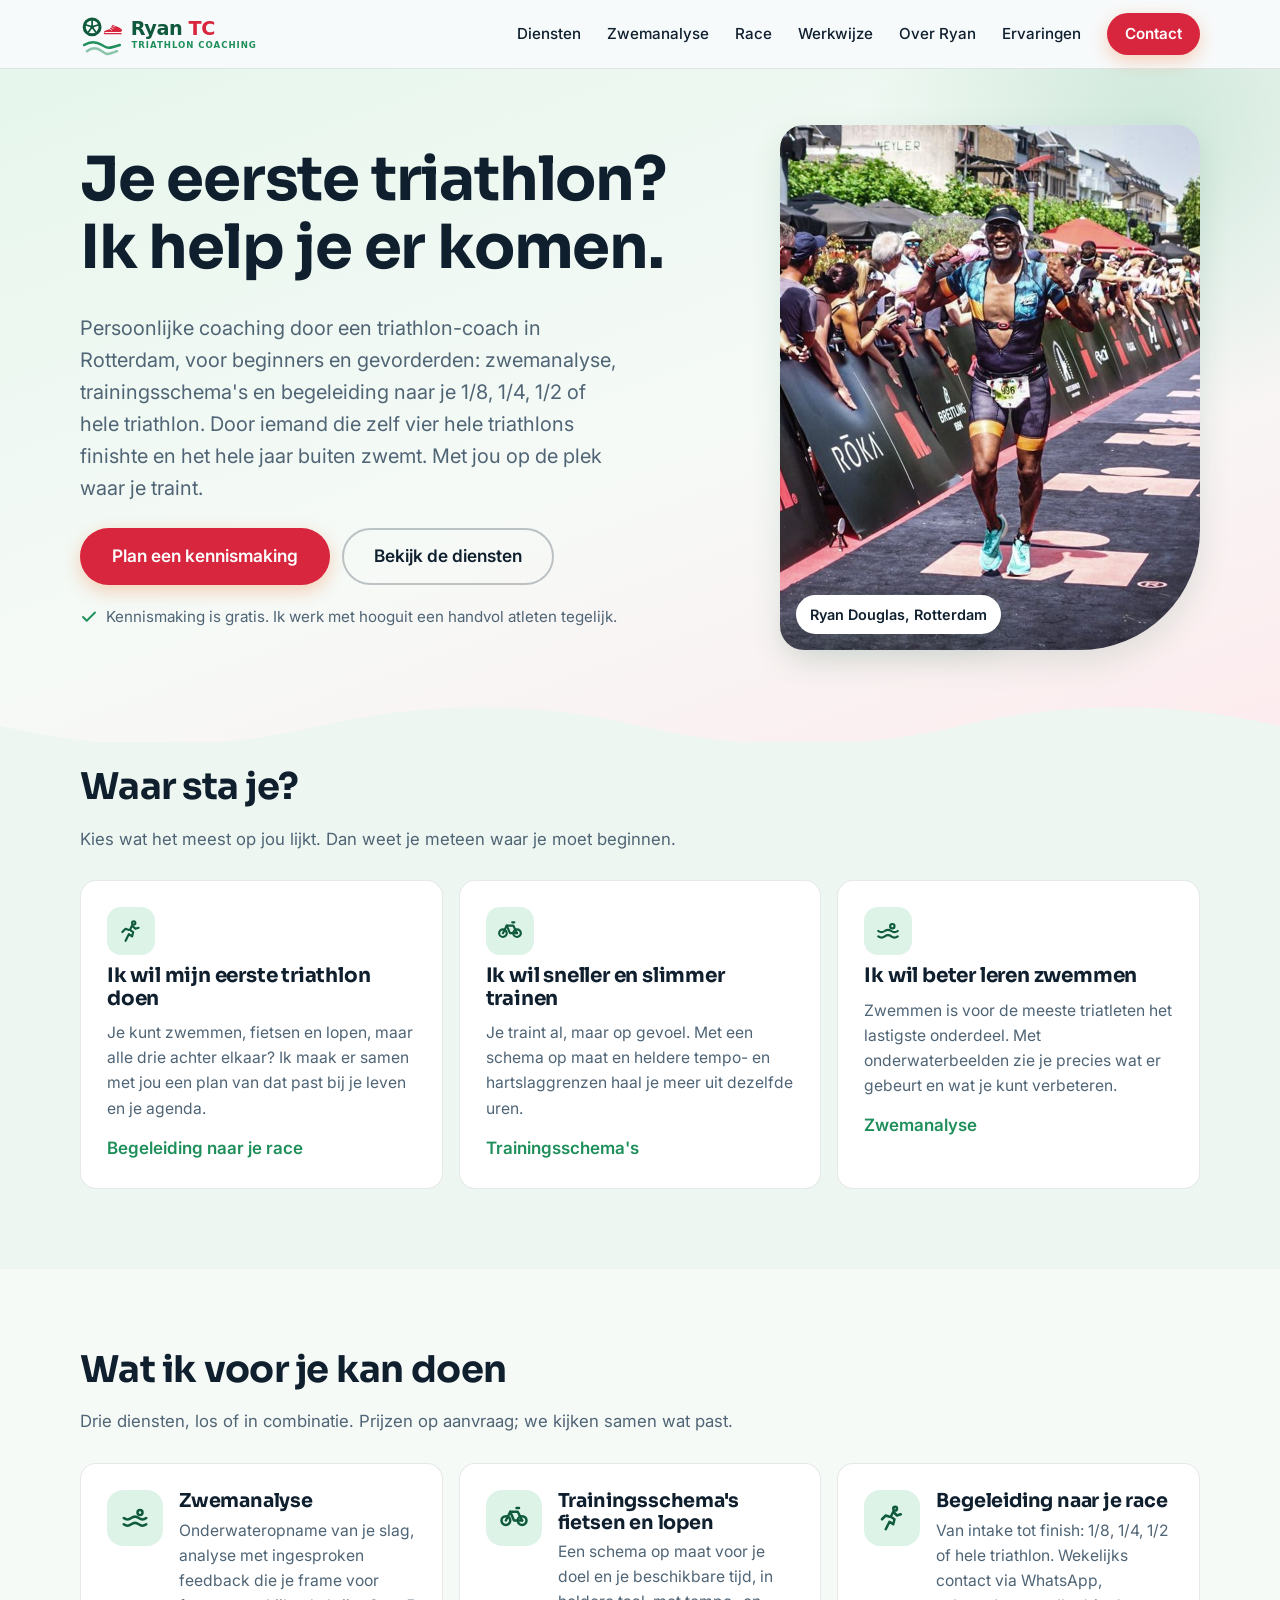
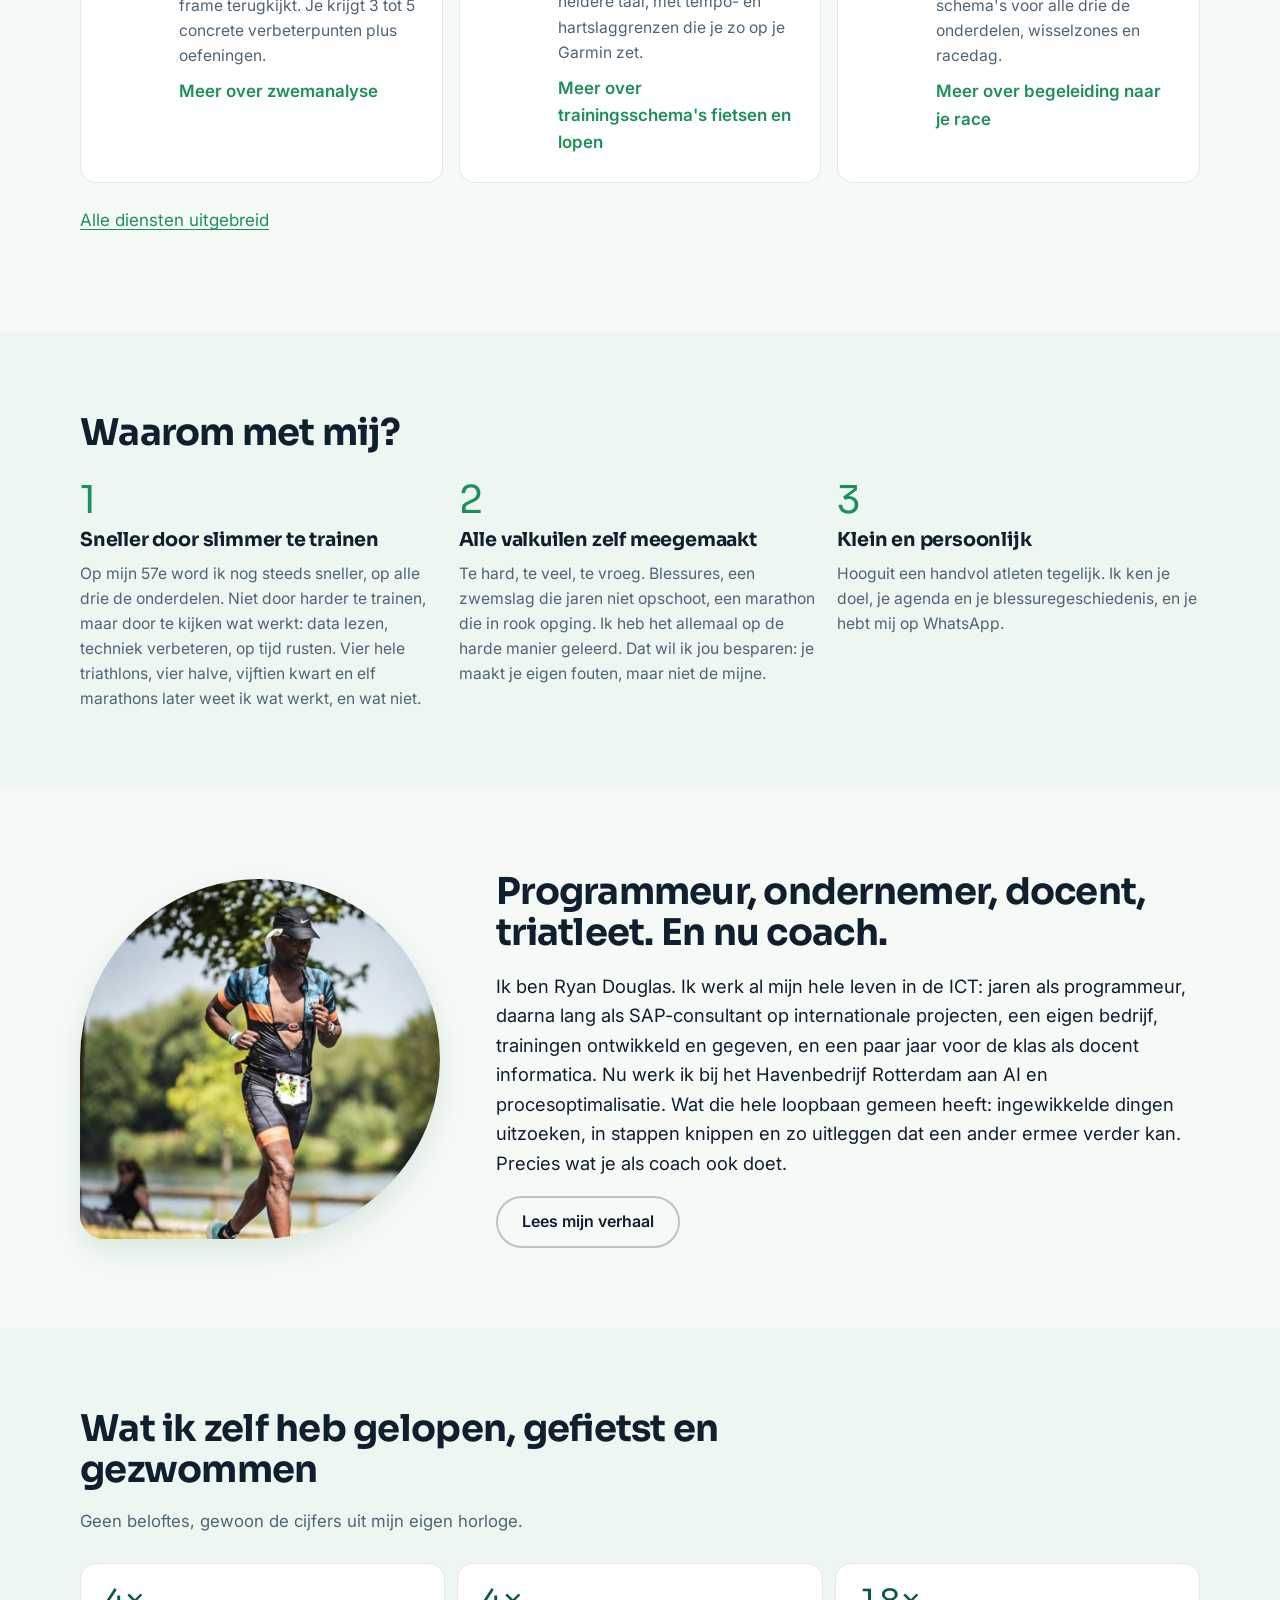
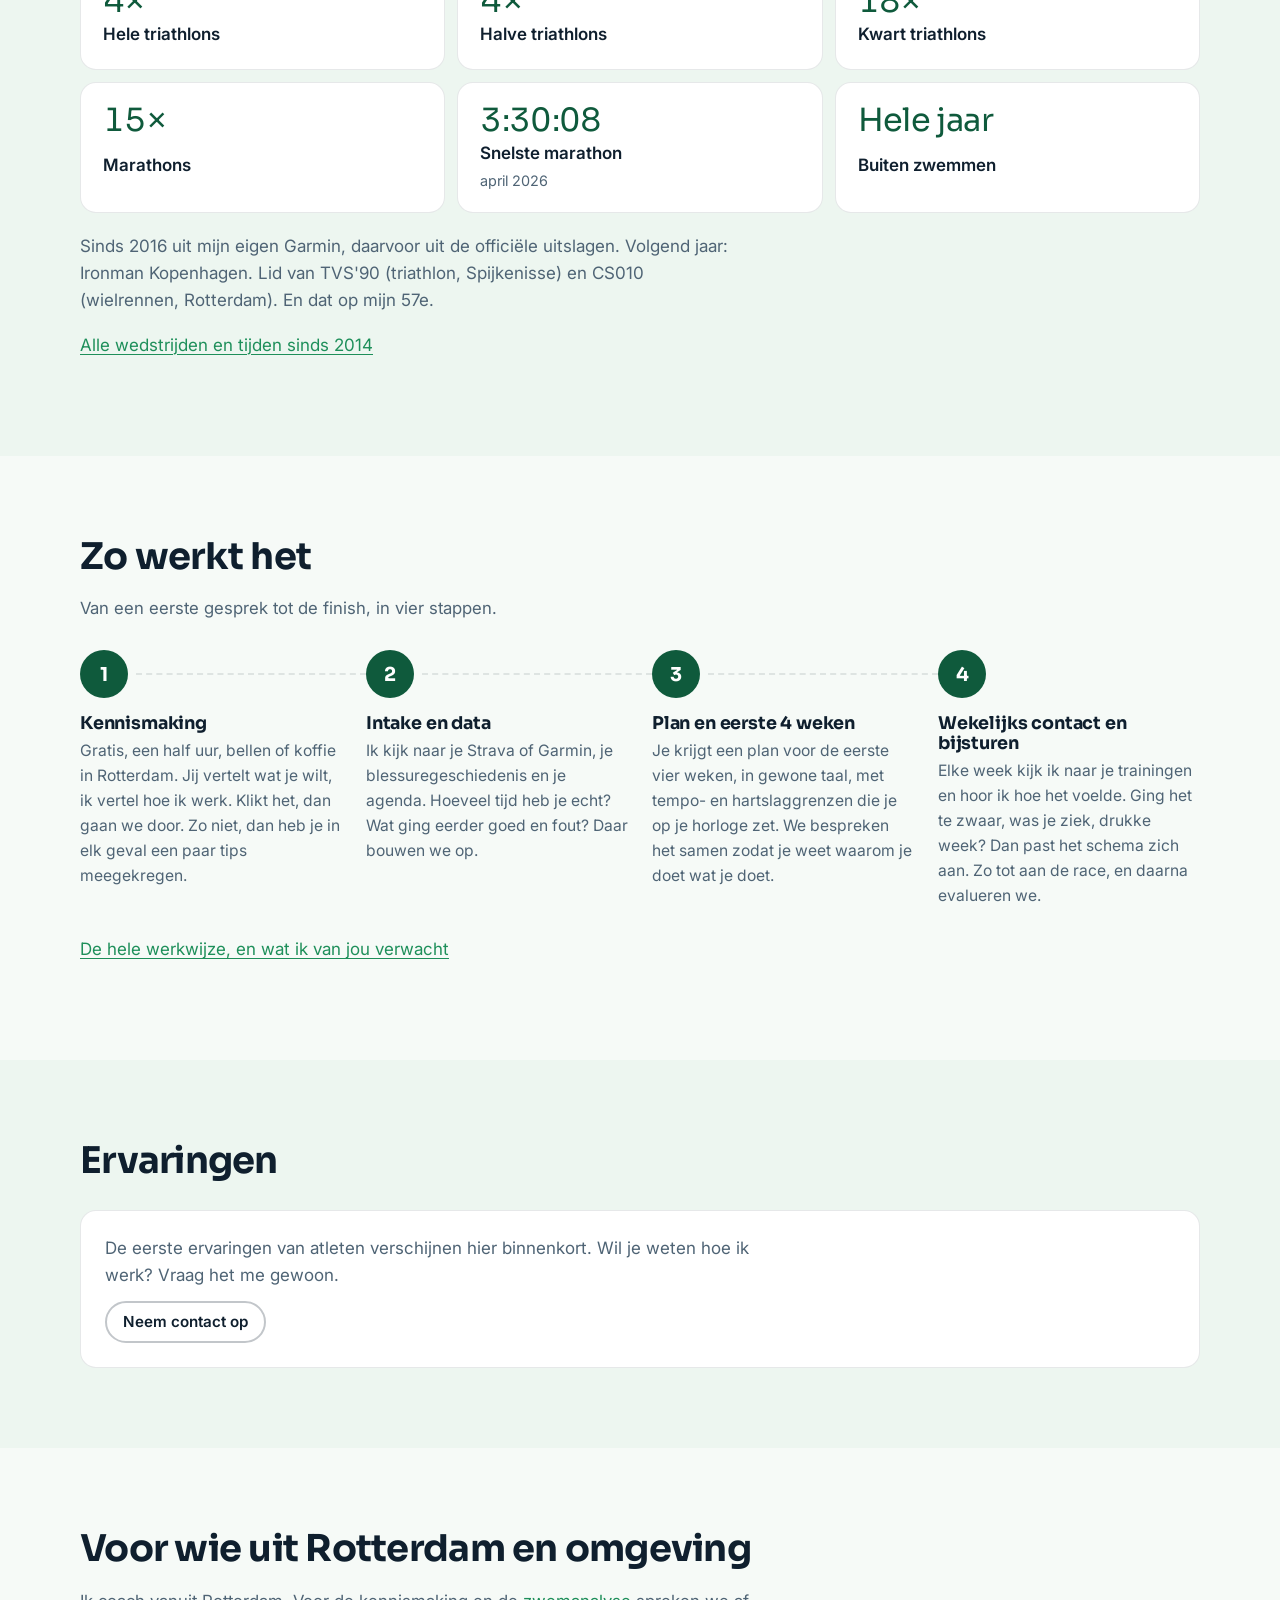
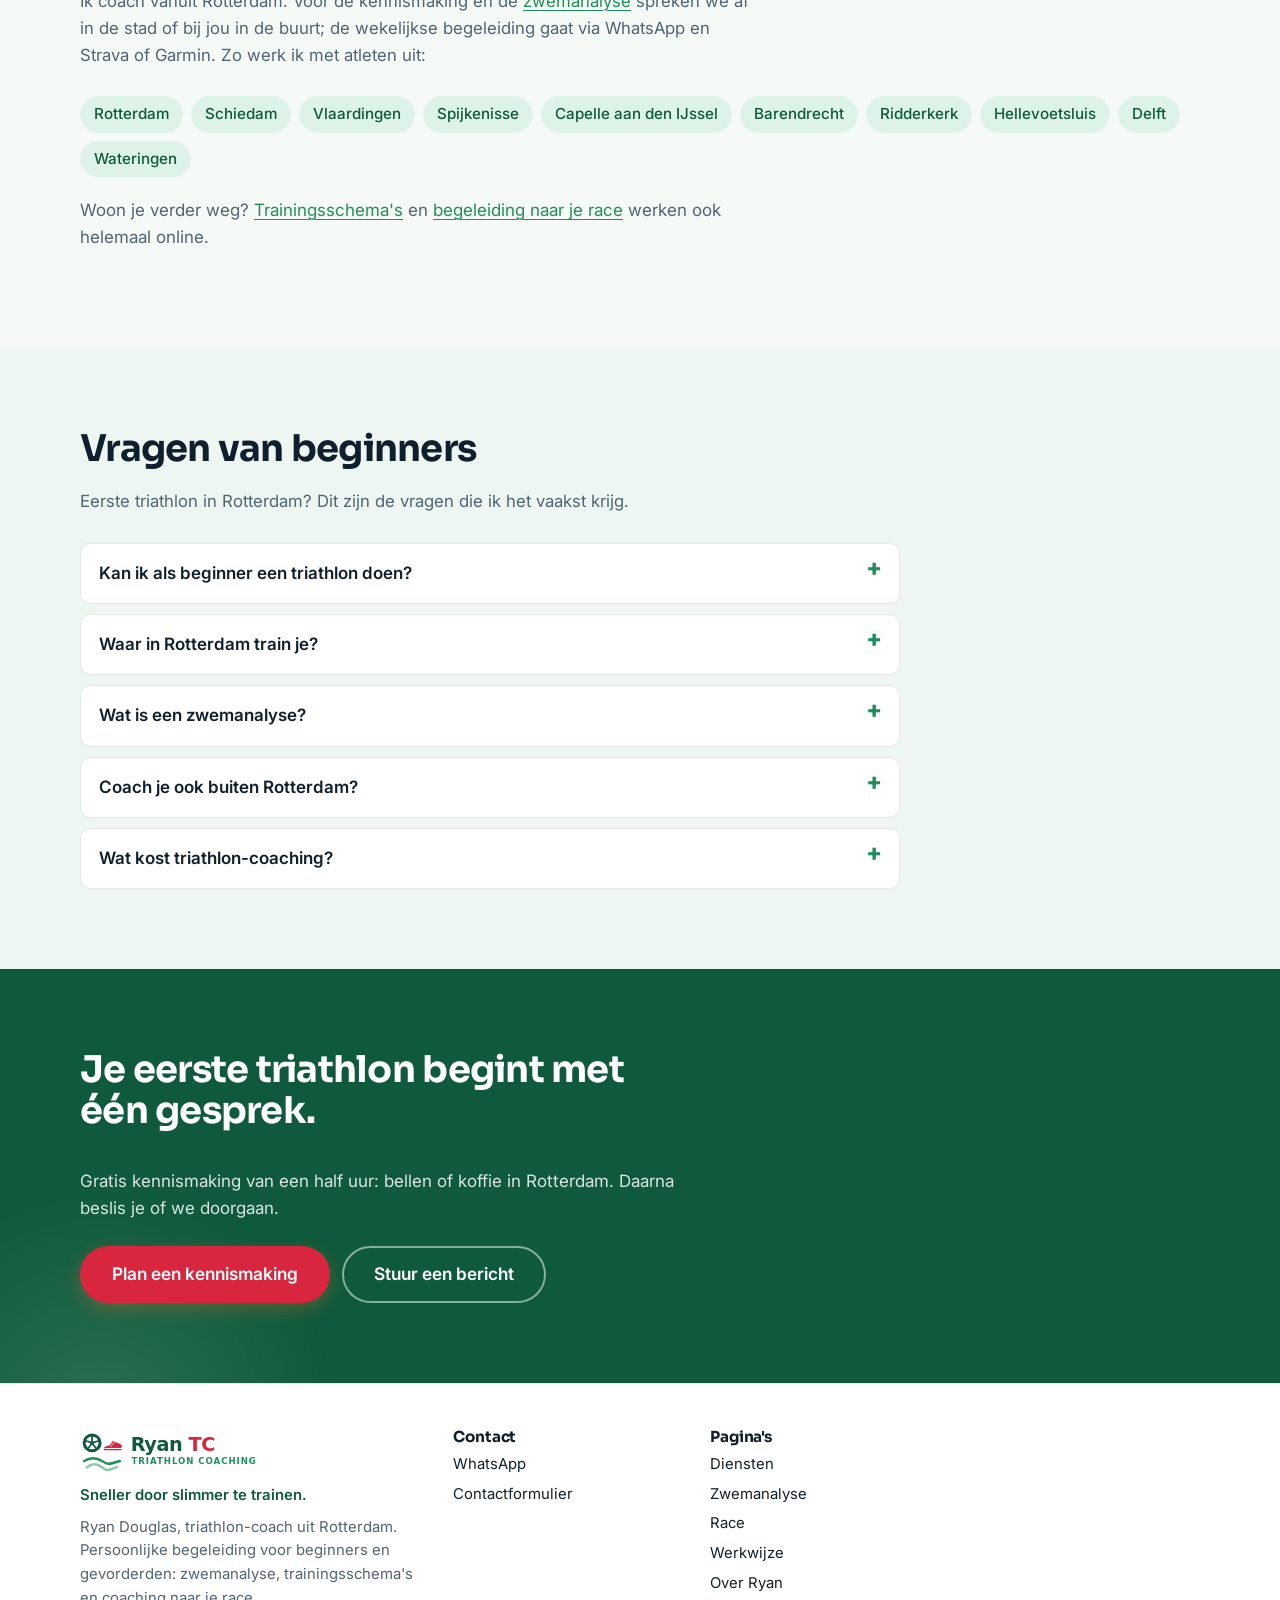
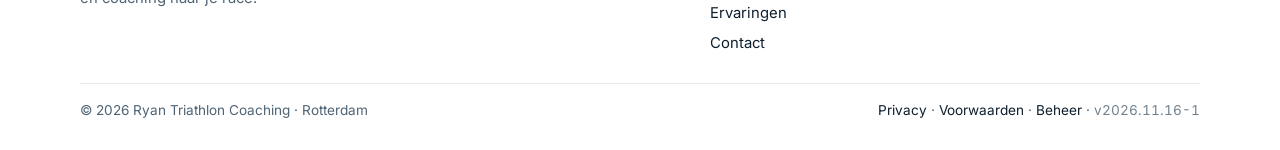
<file: index.html>
<!DOCTYPE html>
<html lang="nl">
<head>
  <meta charset="UTF-8">
  <meta name="viewport" content="width=device-width, initial-scale=1, viewport-fit=cover">
  <title>Triathlon-coach in Rotterdam | Ryan Triathlon Coaching</title>
  <meta name="description" content="Triathlon-coach in Rotterdam: zwemanalyse met onderwatervideo, hardloopbegeleiding met een schema op maat en triathlonbegeleiding naar je eerste race. Gratis kennismaking.">
  <meta name="theme-color" content="#F6FAF7">
  <meta name="version" content="2026.11.16-1">
  
  <link rel="canonical" href="https://ryantricoaching.nl/">
  <meta property="og:type" content="website">
  <meta property="og:locale" content="nl_NL">
  <meta property="og:site_name" content="Ryan Triathlon Coaching">
  <meta property="og:title" content="Triathlon-coach in Rotterdam | Ryan Triathlon Coaching">
  <meta property="og:description" content="Triathlon-coach in Rotterdam: zwemanalyse met onderwatervideo, hardloopbegeleiding met een schema op maat en triathlonbegeleiding naar je eerste race. Gratis kennismaking.">
  <meta property="og:url" content="https://ryantricoaching.nl/">
  <meta property="og:image" content="https://ryantricoaching.nl/assets/og.png">
  <meta property="og:image:alt" content="Ryan Triathlon Coaching: triathlon-coaching in Rotterdam">
  <meta name="twitter:card" content="summary_large_image">
  <meta name="twitter:title" content="Triathlon-coach in Rotterdam | Ryan Triathlon Coaching">
  <meta name="twitter:description" content="Triathlon-coach in Rotterdam: zwemanalyse met onderwatervideo, hardloopbegeleiding met een schema op maat en triathlonbegeleiding naar je eerste race. Gratis kennismaking.">
  <link rel="icon" href="assets/logo/icon.svg" type="image/svg+xml">
  <link rel="icon" href="assets/logo/icon-32.png" sizes="32x32" type="image/png">
  <link rel="apple-touch-icon" href="assets/logo/icon-180.png">
  <link rel="manifest" href="manifest.webmanifest">
  <link rel="preconnect" href="https://fonts.googleapis.com">
  <link rel="preconnect" href="https://fonts.gstatic.com" crossorigin>
  <link href="https://fonts.googleapis.com/css2?family=Sora:wght@700&family=Inter:wght@400;500;600&display=swap" rel="stylesheet" media="print" onload="this.media='all'">
  <noscript><link href="https://fonts.googleapis.com/css2?family=Sora:wght@700&family=Inter:wght@400;500;600&display=swap" rel="stylesheet"></noscript>
  <link rel="stylesheet" href="assets/css/base.css?v=2026.11.16-1">
  <link rel="stylesheet" href="assets/css/site.css?v=2026.11.16-1">
  <script type="application/ld+json" id="schema">{"@context": "https://schema.org", "@graph": [{"@type": "Person", "@id": "https://ryantricoaching.nl/#ryan", "name": "Ryan Douglas", "jobTitle": "Triathlon-coach", "url": "https://ryantricoaching.nl/over.html", "image": "https://ryantricoaching.nl/assets/img/ryan.jpg", "address": {"@type": "PostalAddress", "addressLocality": "Rotterdam", "addressCountry": "NL"}, "worksFor": {"@id": "https://ryantricoaching.nl/#business"}, "memberOf": [{"@type": "SportsTeam", "name": "TVS'90", "sport": "Triathlon"}, {"@type": "SportsTeam", "name": "CS010", "sport": "Wielrennen"}]}, {"@type": "SportsActivityLocation", "@id": "https://ryantricoaching.nl/#business", "name": "Ryan Triathlon Coaching", "url": "https://ryantricoaching.nl/", "image": "https://ryantricoaching.nl/assets/og.png", "logo": "https://ryantricoaching.nl/assets/logo/icon-512.png", "description": "Persoonlijke coaching door een triathlon-coach in Rotterdam, voor beginners en gevorderden: zwemanalyse, trainingsschema's en begeleiding naar je 1/8, 1/4, 1/2 of hele triathlon. Door iemand die zelf vier hele triathlons finishte en het hele jaar buiten zwemt. Met jou op de plek waar je traint.", "address": {"@type": "PostalAddress", "addressLocality": "Rotterdam", "addressRegion": "Zuid-Holland", "addressCountry": "NL"}, "areaServed": ["Rotterdam", "Zuid-Holland", "Nederland (online)"], "priceRange": "Op aanvraag", "founder": {"@id": "https://ryantricoaching.nl/#ryan"}, "employee": {"@id": "https://ryantricoaching.nl/#ryan"}}, {"@type": "WebSite", "@id": "https://ryantricoaching.nl/#website", "name": "Ryan Triathlon Coaching", "url": "https://ryantricoaching.nl/", "inLanguage": "nl-NL", "publisher": {"@id": "https://ryantricoaching.nl/#business"}}, {"@type": "Service", "@id": "https://ryantricoaching.nl/#service-zwemanalyse", "name": "Zwemanalyse", "serviceType": "Zwemanalyse met onderwatervideo", "description": "Onderwateropname van je slag, analyse met ingesproken feedback die je frame voor frame terugkijkt. Je krijgt 3 tot 5 concrete verbeterpunten plus oefeningen.", "provider": {"@id": "https://ryantricoaching.nl/#business"}, "areaServed": ["Rotterdam", "Zuid-Holland", "Nederland (online)"], "url": "https://ryantricoaching.nl/zwemanalyse.html", "alternateName": ["Zwem analyse", "Zwem analyses", "Zwemanalyses", "Onderwater zwemanalyse", "Zwemanalyse Rotterdam"]}, {"@type": "Service", "@id": "https://ryantricoaching.nl/#service-schemas", "name": "Trainingsschema's fietsen en lopen", "serviceType": "Hardloopbegeleiding en fietsschema op maat", "description": "Een schema op maat voor je doel en je beschikbare tijd, in heldere taal, met tempo- en hartslaggrenzen die je zo op je Garmin zet.", "provider": {"@id": "https://ryantricoaching.nl/#business"}, "areaServed": ["Rotterdam", "Zuid-Holland", "Nederland (online)"], "url": "https://ryantricoaching.nl/diensten.html#schemas", "alternateName": ["Hardloopbegeleiding", "Hardloop begeleiding", "Hardloopcoach Rotterdam", "Loopschema op maat", "Triathlon trainingsschema", "Trainingsschema fietsen en lopen"]}, {"@type": "Service", "@id": "https://ryantricoaching.nl/#service-race", "name": "Begeleiding naar je race", "serviceType": "Triathlonbegeleiding: van inschrijving tot finish", "description": "Van intake tot finish: 1/8, 1/4, 1/2 of hele triathlon. Wekelijks contact via WhatsApp, schema's voor alle drie de onderdelen, wisselzones en racedag.", "provider": {"@id": "https://ryantricoaching.nl/#business"}, "areaServed": ["Rotterdam", "Zuid-Holland", "Nederland (online)"], "url": "https://ryantricoaching.nl/race.html", "alternateName": ["Triathlon begeleiding", "Triathlonbegeleiding", "Triathlon coaching", "Triathlontrainer Rotterdam", "Begeleiding eerste triathlon"]}, {"@type": "WebPage", "@id": "https://ryantricoaching.nl/#webpage", "url": "https://ryantricoaching.nl/", "name": "Triathlon-coach in Rotterdam | Ryan Triathlon Coaching", "description": "Triathlon-coach in Rotterdam: zwemanalyse met onderwatervideo, hardloopbegeleiding met een schema op maat en triathlonbegeleiding naar je eerste race. Gratis kennismaking.", "inLanguage": "nl-NL", "isPartOf": {"@id": "https://ryantricoaching.nl/#website"}, "about": {"@id": "https://ryantricoaching.nl/#business"}, "primaryImageOfPage": "https://ryantricoaching.nl/assets/og.png"}, {"@type": "FAQPage", "@id": "https://ryantricoaching.nl/#faq", "mainEntity": [{"@type": "Question", "name": "Kan ik als beginner een triathlon doen?", "acceptedAnswer": {"@type": "Answer", "text": "Ja. Als je 200 meter kunt zwemmen, een uur kunt fietsen en een half uur kunt hardlopen, ben je in 12 weken klaar voor een 1/8 triathlon. De meeste atleten die ik begeleid beginnen precies daar."}}, {"@type": "Question", "name": "Waar in Rotterdam train je?", "acceptedAnswer": {"@type": "Answer", "text": "Je traint zelf, op je eigen plek en in je eigen tijd. De kennismaking en de zwemanalyse doen we in Rotterdam of omgeving, in een zwembad of in open water. Het wekelijkse contact gaat via WhatsApp."}}, {"@type": "Question", "name": "Wat is een zwemanalyse?", "acceptedAnswer": {"@type": "Answer", "text": "Een onderwateropname van je zwemslag, die ik frame voor frame bekijk en inspreek. Je ziet precies wat je doet en krijgt 3 tot 5 verbeterpunten met oefeningen, terug te kijken op je telefoon."}}, {"@type": "Question", "name": "Coach je ook buiten Rotterdam?", "acceptedAnswer": {"@type": "Answer", "text": "Ja. Trainingsschema's en begeleiding naar je race werken online, via WhatsApp en Strava of Garmin, dus ook vanuit de rest van Nederland. Alleen de zwemanalyse en de kennismaking zijn op locatie."}}, {"@type": "Question", "name": "Wat kost triathlon-coaching?", "acceptedAnswer": {"@type": "Answer", "text": "Op aanvraag. Ik werk met een handvol atleten tegelijk, dus we kijken samen wat past bij wat je nodig hebt. De kennismaking van een half uur is gratis."}}]}]}</script>
  <script type="module" src="assets/js/site.js?v=2026.11.16-1"></script>
</head>
<body class="has-sticky" data-page="home">
  <a class="skip" href="#inhoud">Naar de inhoud</a>
  <div id="demo-banner" class="demo-banner" hidden>Voorbeeldweergave: je ziet nog niet gepubliceerde demo-gegevens uit deze browser.</div>
  <div id="announcement" class="announcement" hidden></div>

  <header class="topbar" id="top">
    <div class="wrap topbar-inner">
      <a class="brand" href="./" aria-label="Ryan Triathlon Coaching – home">
        <img src="assets/logo/logo.svg" alt="Ryan Triathlon Coaching" width="206" height="44">
      </a>
      <nav class="nav" aria-label="Hoofdmenu">
        <a href="diensten.html">Diensten</a><a href="zwemanalyse.html">Zwemanalyse</a><a href="race.html">Race</a><a href="werkwijze.html">Werkwijze</a><a href="over.html">Over Ryan</a><a href="ervaringen.html">Ervaringen</a>
      </nav>
      <a class="btn btn-primary btn-sm cta-top" href="contact.html">Contact</a>
      <details class="menu">
        <summary aria-label="Menu openen"><svg viewBox="0 0 24 24" fill="none" stroke="currentColor" stroke-width="2" stroke-linecap="round" aria-hidden="true"><path d="M4 7h16M4 12h16M4 17h16"/></svg></summary>
        <nav class="menu-panel" aria-label="Menu">
          <a href="diensten.html">Diensten</a><a href="zwemanalyse.html">Zwemanalyse</a><a href="race.html">Race</a><a href="werkwijze.html">Werkwijze</a><a href="over.html">Over Ryan</a><a href="ervaringen.html">Ervaringen</a>
          <a class="cta" href="contact.html">Contact</a>
        </nav>
      </details>
    </div>
  </header>

  <main id="inhoud">
    <section class="hero" aria-labelledby="hero-title">
      <div class="wrap hero-grid">
        <div class="hero-inner">
          <h1 id="hero-title">Je eerste triathlon? Ik help je er komen.</h1>
          <p class="lede" id="hero-sub">Persoonlijke coaching door een triathlon-coach in Rotterdam, voor beginners en gevorderden: zwemanalyse, trainingsschema&#x27;s en begeleiding naar je 1/8, 1/4, 1/2 of hele triathlon. Door iemand die zelf vier hele triathlons finishte en het hele jaar buiten zwemt. Met jou op de plek waar je traint.</p>
          <div class="hero-cta">
            <a class="btn btn-primary btn-lg wa-link" href="contact.html#formulier" data-cta="primair">Plan een kennismaking</a>
            <a class="btn btn-ghost btn-lg" href="diensten.html" id="hero-cta-2">Bekijk de diensten</a>
          </div>
          <p class="hero-note"><svg viewBox="0 0 24 24" fill="none" stroke="currentColor" stroke-width="2.5" stroke-linecap="round" stroke-linejoin="round" aria-hidden="true"><path d="M20 6 9 17l-5-5"/></svg><span>Kennismaking is gratis. Ik werk met hooguit een handvol atleten tegelijk.</span></p>
        </div>
        <figure class="hero-photo">
          <img src="assets/img/ryan.jpg" alt="Ryan Douglas, triathlon-coach uit Rotterdam, bij de finish van een hele triathlon" width="840" height="1050" data-optional fetchpriority="high" decoding="async" onerror="this.closest('.hero-photo').classList.add('no-img')">
          <div class="ring" aria-hidden="true"></div>
          <div class="mark-art" aria-hidden="true"><img src="assets/logo/logo-mark.svg" alt="" width="64" height="64"></div>
          <figcaption>Ryan Douglas, Rotterdam</figcaption>
        </figure>
      </div>
      <div class="hero-waves wave"><svg viewBox="0 0 1440 70" preserveAspectRatio="none" aria-hidden="true"><path fill="currentColor" d="M0 40c120 25 240 25 360 0s240-25 360 0 240 25 360 0 240-25 360 0v30H0z"/></svg></div>
    </section>

    <section class="section section-alt" aria-labelledby="start-title" style="padding-top:24px">
      <div class="wrap">
        <div class="section-head">
          <h2 id="start-title">Waar sta je?</h2>
          <p>Kies wat het meest op jou lijkt. Dan weet je meteen waar je moet beginnen.</p>
        </div>
        <div class="grid grid-3" id="startpunten"><a class="start-card" href="race.html"><div class="icon"><svg viewBox="0 0 24 24" fill="none" stroke="currentColor" stroke-width="2" stroke-linecap="round" stroke-linejoin="round" aria-hidden="true"><path d="M13 4.5a1.5 1.5 0 1 0 3 0 1.5 1.5 0 0 0-3 0"/><path d="M7 21l3-6 3 2 1-4-3-2 2-4 3 3 3-1"/><path d="M10 11 7 10l-3 3"/></svg></div><h3>Ik wil mijn eerste triathlon doen</h3><p>Je kunt zwemmen, fietsen en lopen, maar alle drie achter elkaar? Ik maak er samen met jou een plan van dat past bij je leven en je agenda.</p><span class="more">Begeleiding naar je race</span></a><a class="start-card" href="diensten.html#schemas"><div class="icon"><svg viewBox="0 0 24 24" fill="none" stroke="currentColor" stroke-width="2" stroke-linecap="round" stroke-linejoin="round" aria-hidden="true"><path d="M5.5 17.5a3.5 3.5 0 1 0 0-7 3.5 3.5 0 0 0 0 7z"/><path d="M18.5 17.5a3.5 3.5 0 1 0 0-7 3.5 3.5 0 0 0 0 7z"/><path d="M5.5 14 9 7h6l3.5 7"/><path d="M9 7 12 14h6.5"/><path d="M14 4h2"/></svg></div><h3>Ik wil sneller en slimmer trainen</h3><p>Je traint al, maar op gevoel. Met een schema op maat en heldere tempo- en hartslaggrenzen haal je meer uit dezelfde uren.</p><span class="more">Trainingsschema&#x27;s</span></a><a class="start-card" href="zwemanalyse.html"><div class="icon"><svg viewBox="0 0 24 24" fill="none" stroke="currentColor" stroke-width="2" stroke-linecap="round" stroke-linejoin="round" aria-hidden="true"><path d="M3 17c2 1.5 4 1.5 6 0s4-1.5 6 0 4 1.5 6 0"/><path d="M3 12c2 1.5 4 1.5 6 0s4-1.5 6 0 4 1.5 6 0"/><path d="M14 7.5a2 2 0 1 0 4 0 2 2 0 0 0-4 0"/></svg></div><h3>Ik wil beter leren zwemmen</h3><p>Zwemmen is voor de meeste triatleten het lastigste onderdeel. Met onderwaterbeelden zie je precies wat er gebeurt en wat je kunt verbeteren.</p><span class="more">Zwemanalyse</span></a></div>
      </div>
    </section>

    <section class="section" aria-labelledby="diensten-title">
      <div class="wrap">
        <div class="section-head">
          <h2 id="diensten-title">Wat ik voor je kan doen</h2>
          <p>Drie diensten, los of in combinatie. Prijzen op aanvraag; we kijken samen wat past.</p>
        </div>
        <div class="grid grid-3" id="diensten"><div class="dienst"><div class="icon"><svg viewBox="0 0 24 24" fill="none" stroke="currentColor" stroke-width="2" stroke-linecap="round" stroke-linejoin="round" aria-hidden="true"><path d="M3 17c2 1.5 4 1.5 6 0s4-1.5 6 0 4 1.5 6 0"/><path d="M3 12c2 1.5 4 1.5 6 0s4-1.5 6 0 4 1.5 6 0"/><path d="M14 7.5a2 2 0 1 0 4 0 2 2 0 0 0-4 0"/></svg></div><div><h3>Zwemanalyse</h3><p>Onderwateropname van je slag, analyse met ingesproken feedback die je frame voor frame terugkijkt. Je krijgt 3 tot 5 concrete verbeterpunten plus oefeningen.</p><a href="zwemanalyse.html">Meer over zwemanalyse</a></div></div><div class="dienst"><div class="icon"><svg viewBox="0 0 24 24" fill="none" stroke="currentColor" stroke-width="2" stroke-linecap="round" stroke-linejoin="round" aria-hidden="true"><path d="M5.5 17.5a3.5 3.5 0 1 0 0-7 3.5 3.5 0 0 0 0 7z"/><path d="M18.5 17.5a3.5 3.5 0 1 0 0-7 3.5 3.5 0 0 0 0 7z"/><path d="M5.5 14 9 7h6l3.5 7"/><path d="M9 7 12 14h6.5"/><path d="M14 4h2"/></svg></div><div><h3>Trainingsschema&#x27;s fietsen en lopen</h3><p>Een schema op maat voor je doel en je beschikbare tijd, in heldere taal, met tempo- en hartslaggrenzen die je zo op je Garmin zet.</p><a href="diensten.html#schemas">Meer over trainingsschema&#x27;s fietsen en lopen</a></div></div><div class="dienst"><div class="icon"><svg viewBox="0 0 24 24" fill="none" stroke="currentColor" stroke-width="2" stroke-linecap="round" stroke-linejoin="round" aria-hidden="true"><path d="M13 4.5a1.5 1.5 0 1 0 3 0 1.5 1.5 0 0 0-3 0"/><path d="M7 21l3-6 3 2 1-4-3-2 2-4 3 3 3-1"/><path d="M10 11 7 10l-3 3"/></svg></div><div><h3>Begeleiding naar je race</h3><p>Van intake tot finish: 1/8, 1/4, 1/2 of hele triathlon. Wekelijks contact via WhatsApp, schema&#x27;s voor alle drie de onderdelen, wisselzones en racedag.</p><a href="race.html">Meer over begeleiding naar je race</a></div></div></div>
        <p style="margin-top:24px"><a href="diensten.html">Alle diensten uitgebreid</a></p>
      </div>
    </section>

    <section class="section section-alt" aria-labelledby="usp-title">
      <div class="wrap">
        <div class="section-head">
          <h2 id="usp-title">Waarom met mij?</h2>
        </div>
        <div class="grid grid-3" id="usps"><div class="usp"><div class="num" aria-hidden="true">1</div><h3>Sneller door slimmer te trainen</h3><p>Op mijn 57e word ik nog steeds sneller, op alle drie de onderdelen. Niet door harder te trainen, maar door te kijken wat werkt: data lezen, techniek verbeteren, op tijd rusten. Vier hele triathlons, vier halve, vijftien kwart en elf marathons later weet ik wat werkt, en wat niet.</p></div><div class="usp"><div class="num" aria-hidden="true">2</div><h3>Alle valkuilen zelf meegemaakt</h3><p>Te hard, te veel, te vroeg. Blessures, een zwemslag die jaren niet opschoot, een marathon die in rook opging. Ik heb het allemaal op de harde manier geleerd. Dat wil ik jou besparen: je maakt je eigen fouten, maar niet de mijne.</p></div><div class="usp"><div class="num" aria-hidden="true">3</div><h3>Klein en persoonlijk</h3><p>Hooguit een handvol atleten tegelijk. Ik ken je doel, je agenda en je blessuregeschiedenis, en je hebt mij op WhatsApp.</p></div></div>
      </div>
    </section>

    <section class="section" aria-labelledby="story-title">
      <div class="wrap story">
        <figure class="photo" style="margin:0">
          <img src="assets/img/ryan-loop.jpg" alt="Ryan Douglas, triathlon-coach uit Rotterdam, tijdens een hardlooptraining langs het water" width="720" height="720" loading="lazy" decoding="async" data-optional onerror="this.closest('.story').classList.add('no-img')">
        </figure>
        <div>
          <h2 id="story-title">Programmeur, ondernemer, docent, triatleet. En nu coach.</h2>
          <p class="lead" id="verhaal-teaser">Ik ben Ryan Douglas. Ik werk al mijn hele leven in de ICT: jaren als programmeur, daarna lang als SAP-consultant op internationale projecten, een eigen bedrijf, trainingen ontwikkeld en gegeven, en een paar jaar voor de klas als docent informatica. Nu werk ik bij het Havenbedrijf Rotterdam aan AI en procesoptimalisatie. Wat die hele loopbaan gemeen heeft: ingewikkelde dingen uitzoeken, in stappen knippen en zo uitleggen dat een ander ermee verder kan. Precies wat je als coach ook doet.</p>
          <a class="btn btn-ghost" href="over.html">Lees mijn verhaal</a>
        </div>
      </div>
    </section>

    <section class="section section-alt" aria-labelledby="res-title">
      <div class="wrap">
        <div class="section-head">
          <h2 id="res-title">Wat ik zelf heb gelopen, gefietst en gezwommen</h2>
          <p>Geen beloftes, gewoon de cijfers uit mijn eigen horloge.</p>
        </div>
        <div class="results" id="resultaten"><div class="result"><span class="val">4×</span><span class="lbl">Hele triathlons</span></div><div class="result"><span class="val">4×</span><span class="lbl">Halve triathlons</span></div><div class="result"><span class="val">18×</span><span class="lbl">Kwart triathlons</span></div><div class="result"><span class="val">15×</span><span class="lbl">Marathons</span></div><div class="result"><span class="val">3:30:08</span><span class="lbl">Snelste marathon</span><span class="when">april 2026</span></div><div class="result"><span class="val">Hele jaar</span><span class="lbl">Buiten zwemmen</span></div></div>
        <p class="results-note" id="resultaten-noot">Sinds 2016 uit mijn eigen Garmin, daarvoor uit de officiële uitslagen. Volgend jaar: Ironman Kopenhagen. Lid van TVS&#x27;90 (triathlon, Spijkenisse) en CS010 (wielrennen, Rotterdam). En dat op mijn 57e.</p>
        <p style="margin-top:12px"><a href="over.html#wedstrijden">Alle wedstrijden en tijden sinds 2014</a></p>
      </div>
    </section>

    <section class="section" aria-labelledby="steps-title">
      <div class="wrap">
        <div class="section-head">
          <h2 id="steps-title">Zo werkt het</h2>
          <p>Van een eerste gesprek tot de finish, in vier stappen.</p>
        </div>
        <ol class="steps" id="steps"><li class="step"><div class="n" aria-hidden="true">1</div><h3>Kennismaking</h3><p>Gratis, een half uur, bellen of koffie in Rotterdam. Jij vertelt wat je wilt, ik vertel hoe ik werk. Klikt het, dan gaan we door. Zo niet, dan heb je in elk geval een paar tips meegekregen.</p></li><li class="step"><div class="n" aria-hidden="true">2</div><h3>Intake en data</h3><p>Ik kijk naar je Strava of Garmin, je blessuregeschiedenis en je agenda. Hoeveel tijd heb je echt? Wat ging eerder goed en fout? Daar bouwen we op.</p></li><li class="step"><div class="n" aria-hidden="true">3</div><h3>Plan en eerste 4 weken</h3><p>Je krijgt een plan voor de eerste vier weken, in gewone taal, met tempo- en hartslaggrenzen die je op je horloge zet. We bespreken het samen zodat je weet waarom je doet wat je doet.</p></li><li class="step"><div class="n" aria-hidden="true">4</div><h3>Wekelijks contact en bijsturen</h3><p>Elke week kijk ik naar je trainingen en hoor ik hoe het voelde. Ging het te zwaar, was je ziek, drukke week? Dan past het schema zich aan. Zo tot aan de race, en daarna evalueren we.</p></li></ol>
        <p style="margin-top:28px"><a href="werkwijze.html">De hele werkwijze, en wat ik van jou verwacht</a></p>
      </div>
    </section>

    <section class="section section-alt" aria-labelledby="rev-title">
      <div class="wrap">
        <div class="section-head">
          <h2 id="rev-title">Ervaringen</h2>
        </div>
        <div class="grid grid-3" id="reviews" hidden></div>
        <div class="card empty" id="reviews-leeg"><p>De eerste ervaringen van atleten verschijnen hier binnenkort. Wil je weten hoe ik werk? Vraag het me gewoon.</p><a class="btn btn-ghost btn-sm" href="contact.html">Neem contact op</a></div>
      </div>
    </section>

    <section class="section" aria-labelledby="plaatsen-title">
      <div class="wrap">
        <div class="section-head">
          <h2 id="plaatsen-title">Voor wie uit Rotterdam en omgeving</h2>
          <p>Ik coach vanuit Rotterdam. Voor de kennismaking en de <a href="zwemanalyse.html">zwemanalyse</a> spreken we af in de stad of bij jou in de buurt; de wekelijkse begeleiding gaat via WhatsApp en Strava of Garmin. Zo werk ik met atleten uit:</p>
        </div>
        <ul class="plaatsen" id="plaatsen"><li>Rotterdam</li><li>Schiedam</li><li>Vlaardingen</li><li>Spijkenisse</li><li>Capelle aan den IJssel</li><li>Barendrecht</li><li>Ridderkerk</li><li>Hellevoetsluis</li><li>Delft</li><li>Wateringen</li></ul>
        <p class="results-note">Woon je verder weg? <a href="diensten.html#schemas">Trainingsschema's</a> en <a href="race.html">begeleiding naar je race</a> werken ook helemaal online.</p>
      </div>
    </section>

    <section class="section section-alt" aria-labelledby="faq-title">
      <div class="wrap">
        <div class="section-head"><h2 id="faq-title">Vragen van beginners</h2><p>Eerste triathlon in Rotterdam? Dit zijn de vragen die ik het vaakst krijg.</p></div>
        <div class="faq-list" id="faq" data-faq="home"><details class="faq"><summary>Kan ik als beginner een triathlon doen?</summary><p>Ja. Als je 200 meter kunt zwemmen, een uur kunt fietsen en een half uur kunt hardlopen, ben je in 12 weken klaar voor een 1/8 triathlon. De meeste atleten die ik begeleid beginnen precies daar.</p></details><details class="faq"><summary>Waar in Rotterdam train je?</summary><p>Je traint zelf, op je eigen plek en in je eigen tijd. De kennismaking en de zwemanalyse doen we in Rotterdam of omgeving, in een zwembad of in open water. Het wekelijkse contact gaat via WhatsApp.</p></details><details class="faq"><summary>Wat is een zwemanalyse?</summary><p>Een onderwateropname van je zwemslag, die ik frame voor frame bekijk en inspreek. Je ziet precies wat je doet en krijgt 3 tot 5 verbeterpunten met oefeningen, terug te kijken op je telefoon.</p></details><details class="faq"><summary>Coach je ook buiten Rotterdam?</summary><p>Ja. Trainingsschema&#x27;s en begeleiding naar je race werken online, via WhatsApp en Strava of Garmin, dus ook vanuit de rest van Nederland. Alleen de zwemanalyse en de kennismaking zijn op locatie.</p></details><details class="faq"><summary>Wat kost triathlon-coaching?</summary><p>Op aanvraag. Ik werk met een handvol atleten tegelijk, dus we kijken samen wat past bij wat je nodig hebt. De kennismaking van een half uur is gratis.</p></details></div>
      </div>
    </section>
    <section class="section cta-band" aria-labelledby="cta-title">
      <div class="wrap">
        <h2 id="cta-title">Je eerste triathlon begint met één gesprek.</h2>
        <p>Gratis kennismaking van een half uur: bellen of koffie in Rotterdam. Daarna beslis je of we doorgaan.</p>
        <div class="hero-cta">
          <a class="btn btn-primary btn-lg wa-link" href="contact.html#formulier" data-cta="primair">Plan een kennismaking</a>
          <a class="btn btn-ghost btn-lg" href="contact.html">Stuur een bericht</a>
        </div>
      </div>
    </section>
  </main>

  <footer class="footer" id="contact-footer">
    <div class="wrap">
      <div class="footer-grid">
        <div>
          <img src="assets/logo/logo.svg" alt="Ryan Triathlon Coaching" width="206" height="44" loading="lazy">
          <p class="tagline" id="footer-tagline">Sneller door slimmer te trainen.</p>
          <p>Ryan Douglas, triathlon-coach uit Rotterdam. Persoonlijke begeleiding voor beginners en gevorderden: zwemanalyse, trainingsschema's en coaching naar je race.</p>
        </div>
        <div>
          <h3>Contact</h3>
          <ul>
            <li><a class="wa-link" href="contact.html#formulier">WhatsApp</a></li>
            <li><a href="contact.html">Contactformulier</a></li>
            <li id="contact-mail" hidden><span data-k="email"></span></li>
          </ul>
        </div>
        <div>
          <h3>Pagina's</h3>
          <ul>
            <li><a href="diensten.html">Diensten</a></li><li><a href="zwemanalyse.html">Zwemanalyse</a></li><li><a href="race.html">Race</a></li><li><a href="werkwijze.html">Werkwijze</a></li><li><a href="over.html">Over Ryan</a></li><li><a href="ervaringen.html">Ervaringen</a></li>
            <li><a href="contact.html">Contact</a></li>
          </ul>
        </div>
        <div>
          <h3 class="social-head" hidden>Volg Ryan</h3>
          <ul class="social-links" hidden></ul>
        </div>
      </div>
      <div class="footer-bottom">
        <span>© <span id="jaar">2026</span> Ryan Triathlon Coaching · Rotterdam<span id="footer-kvk" hidden> · KvK <span data-k="kvk"></span></span></span>
        <span><a href="privacy.html">Privacy</a> · <a href="voorwaarden.html">Voorwaarden</a> · <a href="beheer.html" rel="nofollow">Beheer</a> · <span class="versie" id="versie" title="Versie van de website">v2026.11.16-1</span></span>
      </div>
    </div>
  </footer>

  <div class="sticky-cta" id="sticky-cta">
    <a class="btn btn-primary" href="contact.html">Plan een kennismaking</a>
    <a class="btn btn-wa wa-link" href="contact.html#formulier" aria-label="WhatsApp"><svg viewBox="0 0 24 24" fill="currentColor" aria-hidden="true"><path d="M12 2a10 10 0 0 0-8.6 15.1L2 22l5-1.3A10 10 0 1 0 12 2zm0 1.8a8.2 8.2 0 1 1-4.2 15.3l-.3-.2-3 .8.8-2.9-.2-.3A8.2 8.2 0 0 1 12 3.8zm-3.3 4.4c-.2 0-.5 0-.7.3-.3.3-1 1-1 2.4s1 2.8 1.2 3c.1.2 2 3.2 5 4.4 2.5 1 3 .8 3.5.7.5-.1 1.7-.7 1.9-1.4.2-.7.2-1.2.2-1.4-.1-.1-.3-.2-.6-.3l-2-1c-.3-.1-.5-.2-.7.1l-.9 1.1c-.2.2-.3.2-.6.1a6.7 6.7 0 0 1-3.4-3c-.2-.4.3-.4.8-1.4.1-.2 0-.4 0-.5l-.9-2.1c-.2-.6-.5-.5-.7-.5h-.6z"/></svg></a>
  </div>
</body>
</html>
</file>
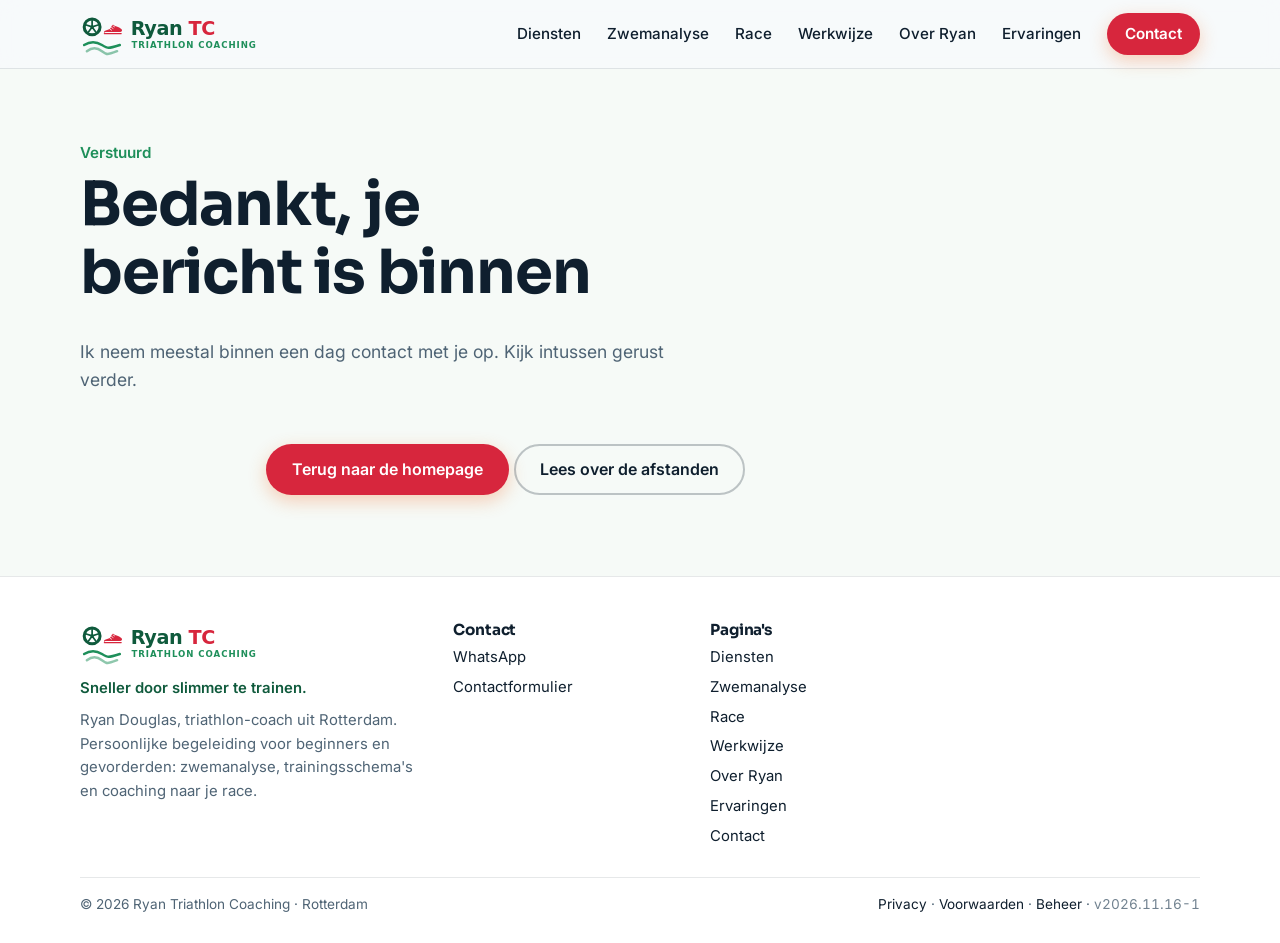
<file: bedankt.html>
<!DOCTYPE html>
<html lang="nl">
<head>
  <meta charset="UTF-8">
  <meta name="viewport" content="width=device-width, initial-scale=1, viewport-fit=cover">
  <title>Bedankt voor je bericht | Ryan Triathlon Coaching</title>
  <meta name="description" content="Je bericht is verstuurd. Ryan neemt binnen een dag contact met je op.">
  <meta name="theme-color" content="#F6FAF7">
  <meta name="version" content="2026.11.16-1">
  <meta name="robots" content="noindex, nofollow">
  <link rel="canonical" href="https://ryantricoaching.nl/bedankt.html">
  <meta property="og:type" content="website">
  <meta property="og:locale" content="nl_NL">
  <meta property="og:site_name" content="Ryan Triathlon Coaching">
  <meta property="og:title" content="Bedankt voor je bericht | Ryan Triathlon Coaching">
  <meta property="og:description" content="Je bericht is verstuurd. Ryan neemt binnen een dag contact met je op.">
  <meta property="og:url" content="https://ryantricoaching.nl/bedankt.html">
  <meta property="og:image" content="https://ryantricoaching.nl/assets/og.png">
  <meta property="og:image:alt" content="Ryan Triathlon Coaching: triathlon-coaching in Rotterdam">
  <meta name="twitter:card" content="summary_large_image">
  <meta name="twitter:title" content="Bedankt voor je bericht | Ryan Triathlon Coaching">
  <meta name="twitter:description" content="Je bericht is verstuurd. Ryan neemt binnen een dag contact met je op.">
  <link rel="icon" href="assets/logo/icon.svg" type="image/svg+xml">
  <link rel="icon" href="assets/logo/icon-32.png" sizes="32x32" type="image/png">
  <link rel="apple-touch-icon" href="assets/logo/icon-180.png">
  <link rel="manifest" href="manifest.webmanifest">
  <link rel="preconnect" href="https://fonts.googleapis.com">
  <link rel="preconnect" href="https://fonts.gstatic.com" crossorigin>
  <link href="https://fonts.googleapis.com/css2?family=Sora:wght@700&family=Inter:wght@400;500;600&display=swap" rel="stylesheet" media="print" onload="this.media='all'">
  <noscript><link href="https://fonts.googleapis.com/css2?family=Sora:wght@700&family=Inter:wght@400;500;600&display=swap" rel="stylesheet"></noscript>
  <link rel="stylesheet" href="assets/css/base.css?v=2026.11.16-1">
  <link rel="stylesheet" href="assets/css/site.css?v=2026.11.16-1">
  <script type="application/ld+json" id="schema">{"@context": "https://schema.org", "@graph": [{"@type": "Person", "@id": "https://ryantricoaching.nl/#ryan", "name": "Ryan Douglas", "jobTitle": "Triathlon-coach", "url": "https://ryantricoaching.nl/over.html", "image": "https://ryantricoaching.nl/assets/img/ryan.jpg", "address": {"@type": "PostalAddress", "addressLocality": "Rotterdam", "addressCountry": "NL"}, "worksFor": {"@id": "https://ryantricoaching.nl/#business"}, "memberOf": [{"@type": "SportsTeam", "name": "TVS'90", "sport": "Triathlon"}, {"@type": "SportsTeam", "name": "CS010", "sport": "Wielrennen"}]}, {"@type": "SportsActivityLocation", "@id": "https://ryantricoaching.nl/#business", "name": "Ryan Triathlon Coaching", "url": "https://ryantricoaching.nl/", "image": "https://ryantricoaching.nl/assets/og.png", "logo": "https://ryantricoaching.nl/assets/logo/icon-512.png", "description": "Persoonlijke coaching door een triathlon-coach in Rotterdam, voor beginners en gevorderden: zwemanalyse, trainingsschema's en begeleiding naar je 1/8, 1/4, 1/2 of hele triathlon. Door iemand die zelf vier hele triathlons finishte en het hele jaar buiten zwemt. Met jou op de plek waar je traint.", "address": {"@type": "PostalAddress", "addressLocality": "Rotterdam", "addressRegion": "Zuid-Holland", "addressCountry": "NL"}, "areaServed": ["Rotterdam", "Zuid-Holland", "Nederland (online)"], "priceRange": "Op aanvraag", "founder": {"@id": "https://ryantricoaching.nl/#ryan"}, "employee": {"@id": "https://ryantricoaching.nl/#ryan"}}, {"@type": "WebSite", "@id": "https://ryantricoaching.nl/#website", "name": "Ryan Triathlon Coaching", "url": "https://ryantricoaching.nl/", "inLanguage": "nl-NL", "publisher": {"@id": "https://ryantricoaching.nl/#business"}}, {"@type": "Service", "@id": "https://ryantricoaching.nl/#service-zwemanalyse", "name": "Zwemanalyse", "serviceType": "Zwemanalyse met onderwatervideo", "description": "Onderwateropname van je slag, analyse met ingesproken feedback die je frame voor frame terugkijkt. Je krijgt 3 tot 5 concrete verbeterpunten plus oefeningen.", "provider": {"@id": "https://ryantricoaching.nl/#business"}, "areaServed": ["Rotterdam", "Zuid-Holland", "Nederland (online)"], "url": "https://ryantricoaching.nl/zwemanalyse.html", "alternateName": ["Zwem analyse", "Zwem analyses", "Zwemanalyses", "Onderwater zwemanalyse", "Zwemanalyse Rotterdam"]}, {"@type": "Service", "@id": "https://ryantricoaching.nl/#service-schemas", "name": "Trainingsschema's fietsen en lopen", "serviceType": "Hardloopbegeleiding en fietsschema op maat", "description": "Een schema op maat voor je doel en je beschikbare tijd, in heldere taal, met tempo- en hartslaggrenzen die je zo op je Garmin zet.", "provider": {"@id": "https://ryantricoaching.nl/#business"}, "areaServed": ["Rotterdam", "Zuid-Holland", "Nederland (online)"], "url": "https://ryantricoaching.nl/diensten.html#schemas", "alternateName": ["Hardloopbegeleiding", "Hardloop begeleiding", "Hardloopcoach Rotterdam", "Loopschema op maat", "Triathlon trainingsschema", "Trainingsschema fietsen en lopen"]}, {"@type": "Service", "@id": "https://ryantricoaching.nl/#service-race", "name": "Begeleiding naar je race", "serviceType": "Triathlonbegeleiding: van inschrijving tot finish", "description": "Van intake tot finish: 1/8, 1/4, 1/2 of hele triathlon. Wekelijks contact via WhatsApp, schema's voor alle drie de onderdelen, wisselzones en racedag.", "provider": {"@id": "https://ryantricoaching.nl/#business"}, "areaServed": ["Rotterdam", "Zuid-Holland", "Nederland (online)"], "url": "https://ryantricoaching.nl/race.html", "alternateName": ["Triathlon begeleiding", "Triathlonbegeleiding", "Triathlon coaching", "Triathlontrainer Rotterdam", "Begeleiding eerste triathlon"]}, {"@type": "WebPage", "@id": "https://ryantricoaching.nl/bedankt.html#webpage", "url": "https://ryantricoaching.nl/bedankt.html", "name": "Bedankt voor je bericht | Ryan Triathlon Coaching", "description": "Je bericht is verstuurd. Ryan neemt binnen een dag contact met je op.", "inLanguage": "nl-NL", "isPartOf": {"@id": "https://ryantricoaching.nl/#website"}, "about": {"@id": "https://ryantricoaching.nl/#business"}, "primaryImageOfPage": "https://ryantricoaching.nl/assets/og.png"}, {"@type": "BreadcrumbList", "@id": "https://ryantricoaching.nl/bedankt.html#breadcrumb", "itemListElement": [{"@type": "ListItem", "position": 1, "name": "Home", "item": "https://ryantricoaching.nl/"}, {"@type": "ListItem", "position": 2, "name": "Bedankt", "item": "https://ryantricoaching.nl/bedankt.html"}]}]}</script>
  <script type="module" src="assets/js/site.js?v=2026.11.16-1"></script>
</head>
<body class="has-sticky" data-page="bedankt">
  <a class="skip" href="#inhoud">Naar de inhoud</a>
  <div id="demo-banner" class="demo-banner" hidden>Voorbeeldweergave: je ziet nog niet gepubliceerde demo-gegevens uit deze browser.</div>
  <div id="announcement" class="announcement" hidden></div>

  <header class="topbar" id="top">
    <div class="wrap topbar-inner">
      <a class="brand" href="./" aria-label="Ryan Triathlon Coaching – home">
        <img src="assets/logo/logo.svg" alt="Ryan Triathlon Coaching" width="206" height="44">
      </a>
      <nav class="nav" aria-label="Hoofdmenu">
        <a href="diensten.html">Diensten</a><a href="zwemanalyse.html">Zwemanalyse</a><a href="race.html">Race</a><a href="werkwijze.html">Werkwijze</a><a href="over.html">Over Ryan</a><a href="ervaringen.html">Ervaringen</a>
      </nav>
      <a class="btn btn-primary btn-sm cta-top" href="contact.html">Contact</a>
      <details class="menu">
        <summary aria-label="Menu openen"><svg viewBox="0 0 24 24" fill="none" stroke="currentColor" stroke-width="2" stroke-linecap="round" aria-hidden="true"><path d="M4 7h16M4 12h16M4 17h16"/></svg></summary>
        <nav class="menu-panel" aria-label="Menu">
          <a href="diensten.html">Diensten</a><a href="zwemanalyse.html">Zwemanalyse</a><a href="race.html">Race</a><a href="werkwijze.html">Werkwijze</a><a href="over.html">Over Ryan</a><a href="ervaringen.html">Ervaringen</a>
          <a class="cta" href="contact.html">Contact</a>
        </nav>
      </details>
    </div>
  </header>

  <main id="inhoud">
    <div class="wrap page-head">
      <div class="kicker">Verstuurd</div>
      <h1>Bedankt, je bericht is binnen</h1>
      <p>Ik neem meestal binnen een dag contact met je op. Kijk intussen gerust verder.</p>
    </div>
<div class="wrap prose" style="padding-bottom:64px"><p><a class="btn btn-primary" href="./">Terug naar de homepage</a> <a class="btn btn-ghost" href="race.html">Lees over de afstanden</a></p></div>
  </main>

  <footer class="footer" id="contact-footer">
    <div class="wrap">
      <div class="footer-grid">
        <div>
          <img src="assets/logo/logo.svg" alt="Ryan Triathlon Coaching" width="206" height="44" loading="lazy">
          <p class="tagline" id="footer-tagline">Sneller door slimmer te trainen.</p>
          <p>Ryan Douglas, triathlon-coach uit Rotterdam. Persoonlijke begeleiding voor beginners en gevorderden: zwemanalyse, trainingsschema's en coaching naar je race.</p>
        </div>
        <div>
          <h3>Contact</h3>
          <ul>
            <li><a class="wa-link" href="contact.html#formulier">WhatsApp</a></li>
            <li><a href="contact.html">Contactformulier</a></li>
            <li id="contact-mail" hidden><span data-k="email"></span></li>
          </ul>
        </div>
        <div>
          <h3>Pagina's</h3>
          <ul>
            <li><a href="diensten.html">Diensten</a></li><li><a href="zwemanalyse.html">Zwemanalyse</a></li><li><a href="race.html">Race</a></li><li><a href="werkwijze.html">Werkwijze</a></li><li><a href="over.html">Over Ryan</a></li><li><a href="ervaringen.html">Ervaringen</a></li>
            <li><a href="contact.html">Contact</a></li>
          </ul>
        </div>
        <div>
          <h3 class="social-head" hidden>Volg Ryan</h3>
          <ul class="social-links" hidden></ul>
        </div>
      </div>
      <div class="footer-bottom">
        <span>© <span id="jaar">2026</span> Ryan Triathlon Coaching · Rotterdam<span id="footer-kvk" hidden> · KvK <span data-k="kvk"></span></span></span>
        <span><a href="privacy.html">Privacy</a> · <a href="voorwaarden.html">Voorwaarden</a> · <a href="beheer.html" rel="nofollow">Beheer</a> · <span class="versie" id="versie" title="Versie van de website">v2026.11.16-1</span></span>
      </div>
    </div>
  </footer>

  <div class="sticky-cta" id="sticky-cta">
    <a class="btn btn-primary" href="contact.html">Plan een kennismaking</a>
    <a class="btn btn-wa wa-link" href="contact.html#formulier" aria-label="WhatsApp"><svg viewBox="0 0 24 24" fill="currentColor" aria-hidden="true"><path d="M12 2a10 10 0 0 0-8.6 15.1L2 22l5-1.3A10 10 0 1 0 12 2zm0 1.8a8.2 8.2 0 1 1-4.2 15.3l-.3-.2-3 .8.8-2.9-.2-.3A8.2 8.2 0 0 1 12 3.8zm-3.3 4.4c-.2 0-.5 0-.7.3-.3.3-1 1-1 2.4s1 2.8 1.2 3c.1.2 2 3.2 5 4.4 2.5 1 3 .8 3.5.7.5-.1 1.7-.7 1.9-1.4.2-.7.2-1.2.2-1.4-.1-.1-.3-.2-.6-.3l-2-1c-.3-.1-.5-.2-.7.1l-.9 1.1c-.2.2-.3.2-.6.1a6.7 6.7 0 0 1-3.4-3c-.2-.4.3-.4.8-1.4.1-.2 0-.4 0-.5l-.9-2.1c-.2-.6-.5-.5-.7-.5h-.6z"/></svg></a>
  </div>
</body>
</html>
</file>
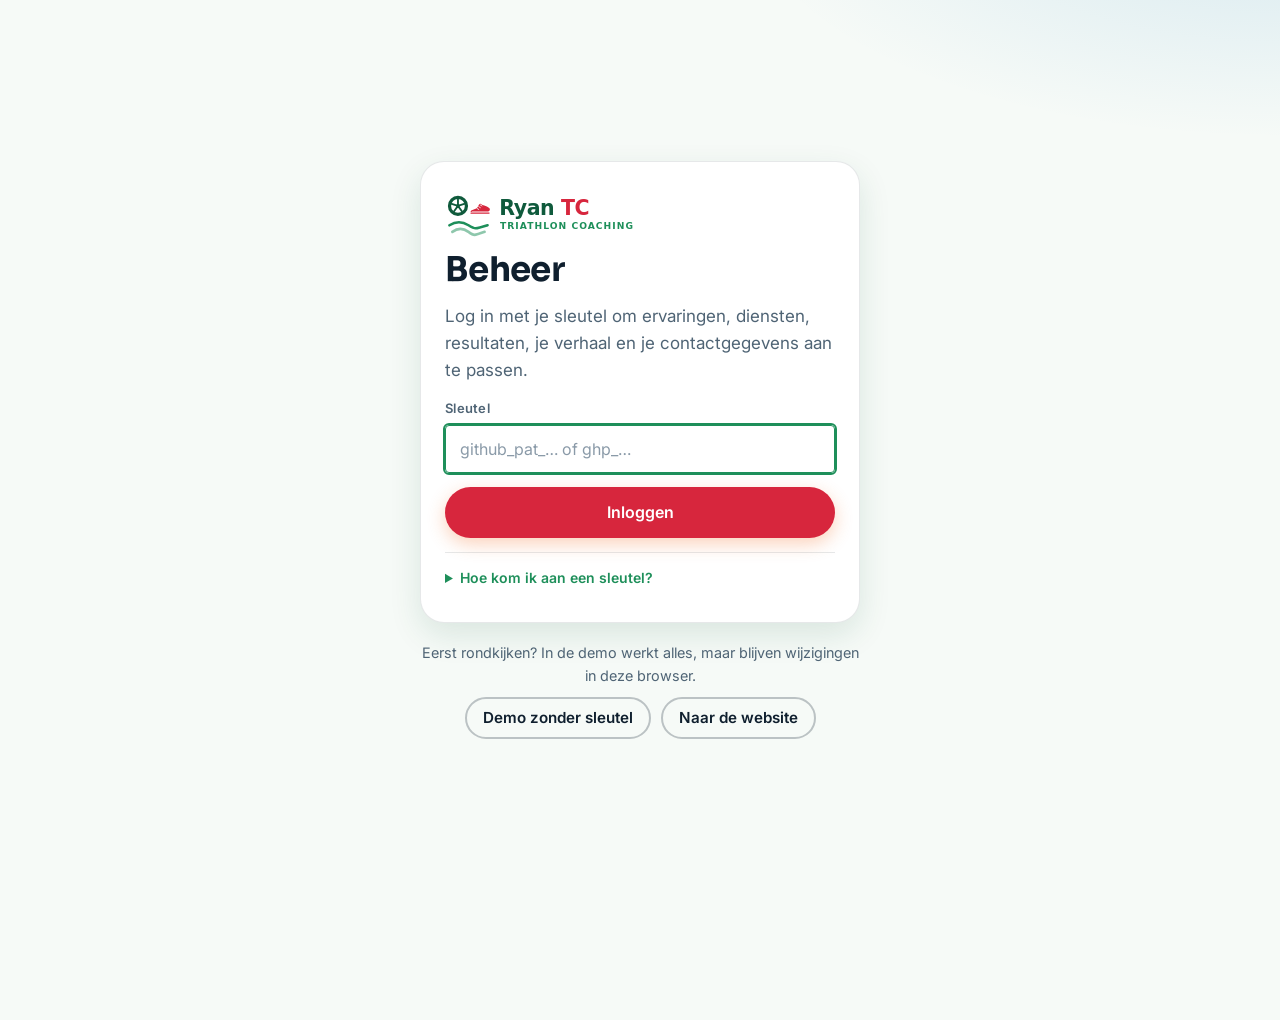
<file: beheer.html>
<!DOCTYPE html>
<html lang="nl">
<head>
  <meta charset="UTF-8">
  <meta name="viewport" content="width=device-width, initial-scale=1, viewport-fit=cover">
  <title>Beheer · Ryan Triathlon Coaching</title>
  <meta name="robots" content="noindex, nofollow">
  <meta name="theme-color" content="#F6FAF7">
  <meta name="version" content="2026.11.16-1">
  <link rel="icon" href="assets/logo/icon.svg" type="image/svg+xml">
  <link rel="apple-touch-icon" href="assets/logo/icon-180.png">
  <link rel="preconnect" href="https://fonts.googleapis.com">
  <link rel="preconnect" href="https://fonts.gstatic.com" crossorigin>
  <link href="https://fonts.googleapis.com/css2?family=Sora:wght@700&family=Inter:wght@400;500;600&display=swap" rel="stylesheet">
  <link rel="stylesheet" href="assets/css/base.css?v=2026.11.16-1">
  <link rel="stylesheet" href="assets/css/admin.css?v=2026.11.16-1">
</head>
<body>
  <div id="app" class="app">
    <p class="loading">Laden…</p>
  </div>

  <dialog id="modal" class="modal">
    <form method="dialog" id="modal-form" class="modal-form" novalidate></form>
  </dialog>

  <script type="module" src="assets/js/admin.js?v=2026.11.16-1"></script>
</body>
</html>
</file>
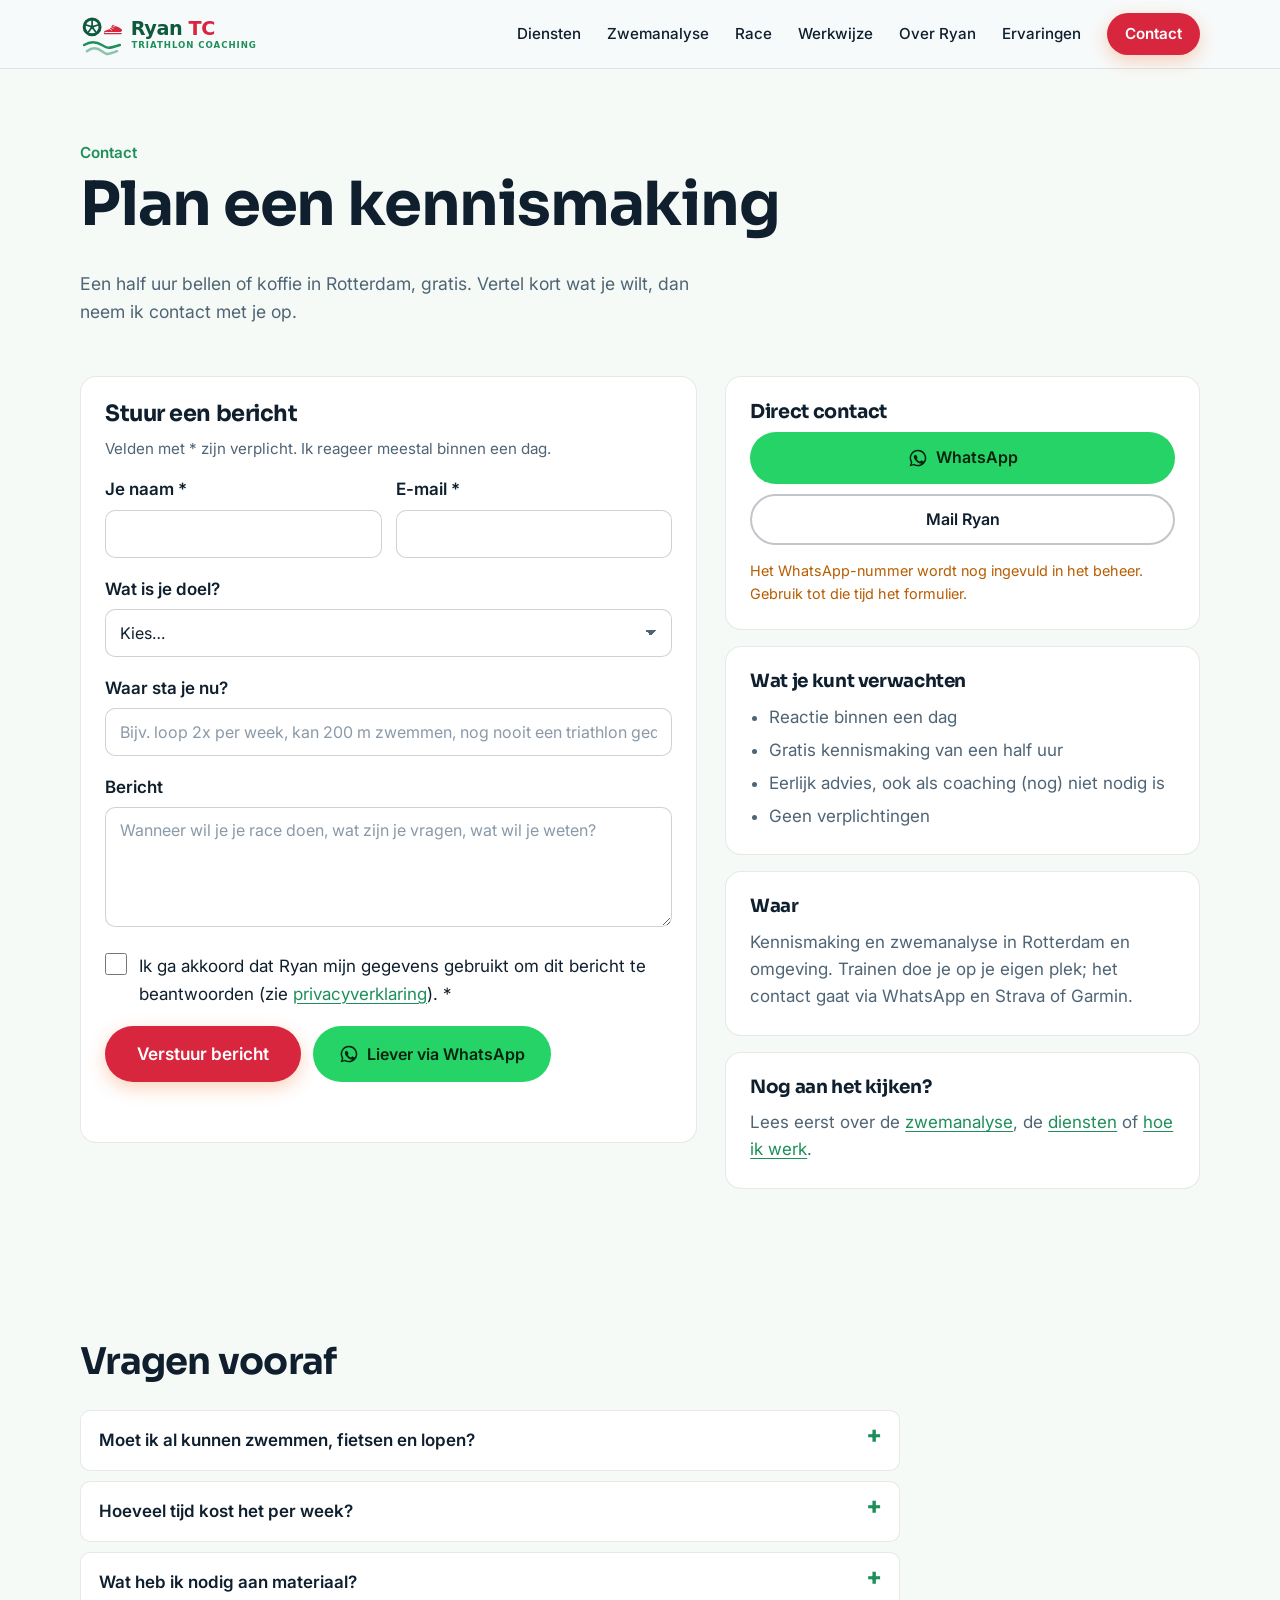
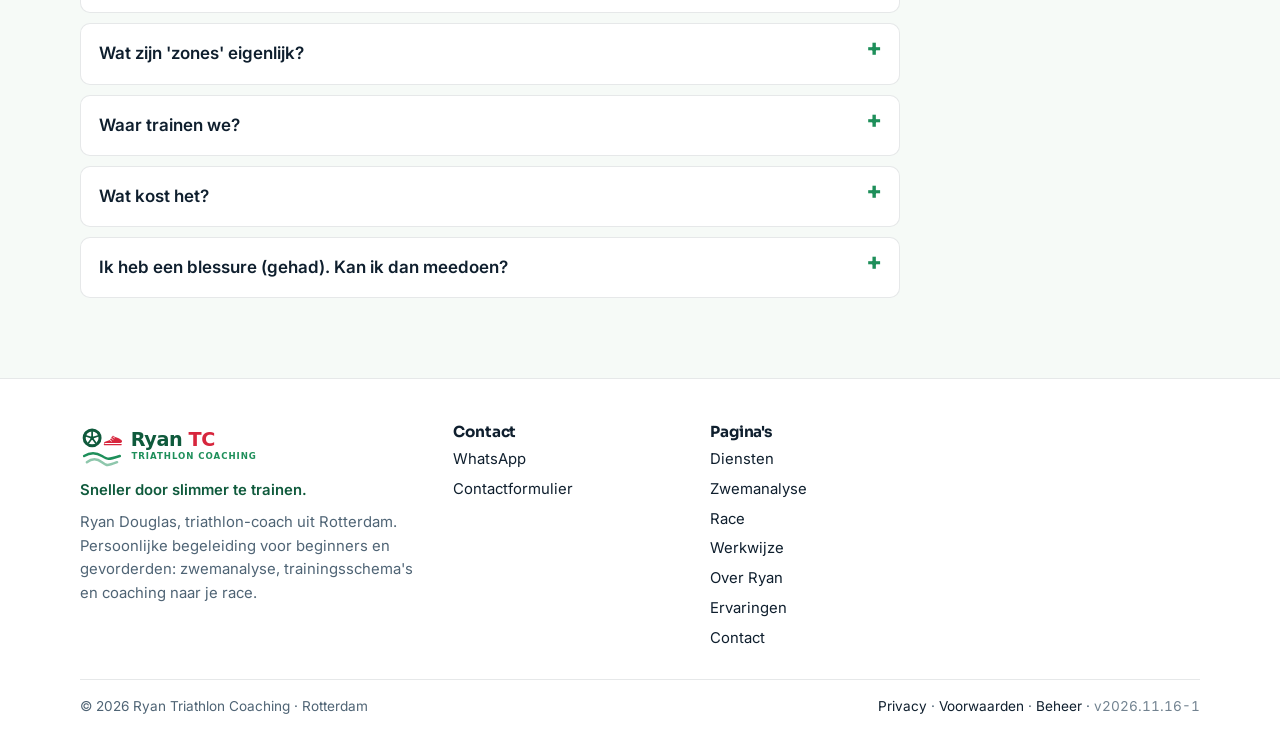
<file: contact.html>
<!DOCTYPE html>
<html lang="nl">
<head>
  <meta charset="UTF-8">
  <meta name="viewport" content="width=device-width, initial-scale=1, viewport-fit=cover">
  <title>Contact: gratis kennismaking | Ryan Triathlon Coaching</title>
  <meta name="description" content="Plan een gratis kennismaking van een half uur met triathlon-coach Ryan in Rotterdam: via WhatsApp of het formulier. Reactie binnen een dag.">
  <meta name="theme-color" content="#F6FAF7">
  <meta name="version" content="2026.11.16-1">
  
  <link rel="canonical" href="https://ryantricoaching.nl/contact.html">
  <meta property="og:type" content="website">
  <meta property="og:locale" content="nl_NL">
  <meta property="og:site_name" content="Ryan Triathlon Coaching">
  <meta property="og:title" content="Contact: gratis kennismaking | Ryan Triathlon Coaching">
  <meta property="og:description" content="Plan een gratis kennismaking van een half uur met triathlon-coach Ryan in Rotterdam: via WhatsApp of het formulier. Reactie binnen een dag.">
  <meta property="og:url" content="https://ryantricoaching.nl/contact.html">
  <meta property="og:image" content="https://ryantricoaching.nl/assets/og.png">
  <meta property="og:image:alt" content="Ryan Triathlon Coaching: triathlon-coaching in Rotterdam">
  <meta name="twitter:card" content="summary_large_image">
  <meta name="twitter:title" content="Contact: gratis kennismaking | Ryan Triathlon Coaching">
  <meta name="twitter:description" content="Plan een gratis kennismaking van een half uur met triathlon-coach Ryan in Rotterdam: via WhatsApp of het formulier. Reactie binnen een dag.">
  <link rel="icon" href="assets/logo/icon.svg" type="image/svg+xml">
  <link rel="icon" href="assets/logo/icon-32.png" sizes="32x32" type="image/png">
  <link rel="apple-touch-icon" href="assets/logo/icon-180.png">
  <link rel="manifest" href="manifest.webmanifest">
  <link rel="preconnect" href="https://fonts.googleapis.com">
  <link rel="preconnect" href="https://fonts.gstatic.com" crossorigin>
  <link href="https://fonts.googleapis.com/css2?family=Sora:wght@700&family=Inter:wght@400;500;600&display=swap" rel="stylesheet" media="print" onload="this.media='all'">
  <noscript><link href="https://fonts.googleapis.com/css2?family=Sora:wght@700&family=Inter:wght@400;500;600&display=swap" rel="stylesheet"></noscript>
  <link rel="stylesheet" href="assets/css/base.css?v=2026.11.16-1">
  <link rel="stylesheet" href="assets/css/site.css?v=2026.11.16-1">
  <script type="application/ld+json" id="schema">{"@context": "https://schema.org", "@graph": [{"@type": "Person", "@id": "https://ryantricoaching.nl/#ryan", "name": "Ryan Douglas", "jobTitle": "Triathlon-coach", "url": "https://ryantricoaching.nl/over.html", "image": "https://ryantricoaching.nl/assets/img/ryan.jpg", "address": {"@type": "PostalAddress", "addressLocality": "Rotterdam", "addressCountry": "NL"}, "worksFor": {"@id": "https://ryantricoaching.nl/#business"}, "memberOf": [{"@type": "SportsTeam", "name": "TVS'90", "sport": "Triathlon"}, {"@type": "SportsTeam", "name": "CS010", "sport": "Wielrennen"}]}, {"@type": "SportsActivityLocation", "@id": "https://ryantricoaching.nl/#business", "name": "Ryan Triathlon Coaching", "url": "https://ryantricoaching.nl/", "image": "https://ryantricoaching.nl/assets/og.png", "logo": "https://ryantricoaching.nl/assets/logo/icon-512.png", "description": "Persoonlijke coaching door een triathlon-coach in Rotterdam, voor beginners en gevorderden: zwemanalyse, trainingsschema's en begeleiding naar je 1/8, 1/4, 1/2 of hele triathlon. Door iemand die zelf vier hele triathlons finishte en het hele jaar buiten zwemt. Met jou op de plek waar je traint.", "address": {"@type": "PostalAddress", "addressLocality": "Rotterdam", "addressRegion": "Zuid-Holland", "addressCountry": "NL"}, "areaServed": ["Rotterdam", "Zuid-Holland", "Nederland (online)"], "priceRange": "Op aanvraag", "founder": {"@id": "https://ryantricoaching.nl/#ryan"}, "employee": {"@id": "https://ryantricoaching.nl/#ryan"}}, {"@type": "WebSite", "@id": "https://ryantricoaching.nl/#website", "name": "Ryan Triathlon Coaching", "url": "https://ryantricoaching.nl/", "inLanguage": "nl-NL", "publisher": {"@id": "https://ryantricoaching.nl/#business"}}, {"@type": "Service", "@id": "https://ryantricoaching.nl/#service-zwemanalyse", "name": "Zwemanalyse", "serviceType": "Zwemanalyse met onderwatervideo", "description": "Onderwateropname van je slag, analyse met ingesproken feedback die je frame voor frame terugkijkt. Je krijgt 3 tot 5 concrete verbeterpunten plus oefeningen.", "provider": {"@id": "https://ryantricoaching.nl/#business"}, "areaServed": ["Rotterdam", "Zuid-Holland", "Nederland (online)"], "url": "https://ryantricoaching.nl/zwemanalyse.html", "alternateName": ["Zwem analyse", "Zwem analyses", "Zwemanalyses", "Onderwater zwemanalyse", "Zwemanalyse Rotterdam"]}, {"@type": "Service", "@id": "https://ryantricoaching.nl/#service-schemas", "name": "Trainingsschema's fietsen en lopen", "serviceType": "Hardloopbegeleiding en fietsschema op maat", "description": "Een schema op maat voor je doel en je beschikbare tijd, in heldere taal, met tempo- en hartslaggrenzen die je zo op je Garmin zet.", "provider": {"@id": "https://ryantricoaching.nl/#business"}, "areaServed": ["Rotterdam", "Zuid-Holland", "Nederland (online)"], "url": "https://ryantricoaching.nl/diensten.html#schemas", "alternateName": ["Hardloopbegeleiding", "Hardloop begeleiding", "Hardloopcoach Rotterdam", "Loopschema op maat", "Triathlon trainingsschema", "Trainingsschema fietsen en lopen"]}, {"@type": "Service", "@id": "https://ryantricoaching.nl/#service-race", "name": "Begeleiding naar je race", "serviceType": "Triathlonbegeleiding: van inschrijving tot finish", "description": "Van intake tot finish: 1/8, 1/4, 1/2 of hele triathlon. Wekelijks contact via WhatsApp, schema's voor alle drie de onderdelen, wisselzones en racedag.", "provider": {"@id": "https://ryantricoaching.nl/#business"}, "areaServed": ["Rotterdam", "Zuid-Holland", "Nederland (online)"], "url": "https://ryantricoaching.nl/race.html", "alternateName": ["Triathlon begeleiding", "Triathlonbegeleiding", "Triathlon coaching", "Triathlontrainer Rotterdam", "Begeleiding eerste triathlon"]}, {"@type": "WebPage", "@id": "https://ryantricoaching.nl/contact.html#webpage", "url": "https://ryantricoaching.nl/contact.html", "name": "Contact: gratis kennismaking | Ryan Triathlon Coaching", "description": "Plan een gratis kennismaking van een half uur met triathlon-coach Ryan in Rotterdam: via WhatsApp of het formulier. Reactie binnen een dag.", "inLanguage": "nl-NL", "isPartOf": {"@id": "https://ryantricoaching.nl/#website"}, "about": {"@id": "https://ryantricoaching.nl/#business"}, "primaryImageOfPage": "https://ryantricoaching.nl/assets/og.png"}, {"@type": "BreadcrumbList", "@id": "https://ryantricoaching.nl/contact.html#breadcrumb", "itemListElement": [{"@type": "ListItem", "position": 1, "name": "Home", "item": "https://ryantricoaching.nl/"}, {"@type": "ListItem", "position": 2, "name": "Contact", "item": "https://ryantricoaching.nl/contact.html"}]}]}</script>
  <script type="module" src="assets/js/site.js?v=2026.11.16-1"></script>
</head>
<body class="has-sticky" data-page="contact">
  <a class="skip" href="#inhoud">Naar de inhoud</a>
  <div id="demo-banner" class="demo-banner" hidden>Voorbeeldweergave: je ziet nog niet gepubliceerde demo-gegevens uit deze browser.</div>
  <div id="announcement" class="announcement" hidden></div>

  <header class="topbar" id="top">
    <div class="wrap topbar-inner">
      <a class="brand" href="./" aria-label="Ryan Triathlon Coaching – home">
        <img src="assets/logo/logo.svg" alt="Ryan Triathlon Coaching" width="206" height="44">
      </a>
      <nav class="nav" aria-label="Hoofdmenu">
        <a href="diensten.html">Diensten</a><a href="zwemanalyse.html">Zwemanalyse</a><a href="race.html">Race</a><a href="werkwijze.html">Werkwijze</a><a href="over.html">Over Ryan</a><a href="ervaringen.html">Ervaringen</a>
      </nav>
      <a class="btn btn-primary btn-sm cta-top" href="contact.html">Contact</a>
      <details class="menu">
        <summary aria-label="Menu openen"><svg viewBox="0 0 24 24" fill="none" stroke="currentColor" stroke-width="2" stroke-linecap="round" aria-hidden="true"><path d="M4 7h16M4 12h16M4 17h16"/></svg></summary>
        <nav class="menu-panel" aria-label="Menu">
          <a href="diensten.html">Diensten</a><a href="zwemanalyse.html">Zwemanalyse</a><a href="race.html">Race</a><a href="werkwijze.html">Werkwijze</a><a href="over.html">Over Ryan</a><a href="ervaringen.html">Ervaringen</a>
          <a class="cta" href="contact.html">Contact</a>
        </nav>
      </details>
    </div>
  </header>

  <main id="inhoud">
    <div class="wrap page-head">
      <div class="kicker">Contact</div>
      <h1>Plan een kennismaking</h1>
      <p>Een half uur bellen of koffie in Rotterdam, gratis. Vertel kort wat je wilt, dan neem ik contact met je op.</p>
    </div>

    <div class="wrap contact-grid" style="padding-bottom:72px">
      <form class="card" id="formulier" action="https://formspree.io/f/mnppdepj" method="POST" novalidate>
        <h2 style="font-size:1.4rem">Stuur een bericht</h2>
        <p class="form-note">Velden met * zijn verplicht. Ik reageer meestal binnen een dag.</p>
        <input type="hidden" name="_subject" value="Kennismaking via ryantricoaching.nl">
        <input type="hidden" name="_language" value="nl">
        <input type="hidden" name="_next" id="f-next" value="https://ryantricoaching.nl/bedankt.html">
        <div class="honey" aria-hidden="true"><label for="f-website">Laat dit veld leeg</label><input type="text" id="f-website" name="_gotcha" tabindex="-1" autocomplete="off"></div>
        <div class="form-row">
          <div class="field"><label for="f-naam">Je naam *</label><input type="text" id="f-naam" name="naam" autocomplete="name" required></div>
          <div class="field"><label for="f-email">E-mail *</label><input type="email" id="f-email" name="email" autocomplete="email" required></div>
        </div>
        <div class="field"><label for="f-doel">Wat is je doel?</label>
          <select id="f-doel" name="doel"><option value="">Kies…</option><option>1/8 triathlon</option><option>1/4 triathlon</option><option>1/2 triathlon</option><option>Hele triathlon</option><option>Beter leren zwemmen (zwemanalyse)</option><option>Sneller lopen of fietsen</option><option>Weet ik nog niet</option></select>
        </div>
        <div class="field"><label for="f-situatie">Waar sta je nu?</label><input type="text" id="f-situatie" name="situatie" placeholder="Bijv. loop 2x per week, kan 200 m zwemmen, nog nooit een triathlon gedaan"></div>
        <div class="field"><label for="f-bericht">Bericht</label><textarea id="f-bericht" name="bericht" placeholder="Wanneer wil je je race doen, wat zijn je vragen, wat wil je weten?"></textarea></div>
        <div class="field">
          <label class="check"><input type="checkbox" name="avg" value="ja" required><span>Ik ga akkoord dat Ryan mijn gegevens gebruikt om dit bericht te beantwoorden (zie <a href="privacy.html">privacyverklaring</a>). *</span></label>
        </div>
        <div class="hero-cta" style="margin:0">
          <button class="btn btn-primary btn-lg" type="submit" id="f-submit">Verstuur bericht</button>
          <button class="btn btn-wa" type="button" id="f-wa-submit"><svg viewBox="0 0 24 24" fill="currentColor" aria-hidden="true"><path d="M12 2a10 10 0 0 0-8.6 15.1L2 22l5-1.3A10 10 0 1 0 12 2zm0 1.8a8.2 8.2 0 1 1-4.2 15.3l-.3-.2-3 .8.8-2.9-.2-.3A8.2 8.2 0 0 1 12 3.8zm-3.3 4.4c-.2 0-.5 0-.7.3-.3.3-1 1-1 2.4s1 2.8 1.2 3c.1.2 2 3.2 5 4.4 2.5 1 3 .8 3.5.7.5-.1 1.7-.7 1.9-1.4.2-.7.2-1.2.2-1.4-.1-.1-.3-.2-.6-.3l-2-1c-.3-.1-.5-.2-.7.1l-.9 1.1c-.2.2-.3.2-.6.1a6.7 6.7 0 0 1-3.4-3c-.2-.4.3-.4.8-1.4.1-.2 0-.4 0-.5l-.9-2.1c-.2-.6-.5-.5-.7-.5h-.6z"/></svg><span>Liever via WhatsApp</span></button>
        </div>
        <div class="form-status" id="f-status" role="status" aria-live="polite"></div>
      </form>

      <aside class="contact-aside">
        <div class="card">
          <h2 style="font-size:1.2rem">Direct contact</h2>
          <div class="contact-links">
            <a class="btn btn-wa wa-link" href="#formulier"><svg viewBox="0 0 24 24" fill="currentColor" aria-hidden="true"><path d="M12 2a10 10 0 0 0-8.6 15.1L2 22l5-1.3A10 10 0 1 0 12 2zm0 1.8a8.2 8.2 0 1 1-4.2 15.3l-.3-.2-3 .8.8-2.9-.2-.3A8.2 8.2 0 0 1 12 3.8zm-3.3 4.4c-.2 0-.5 0-.7.3-.3.3-1 1-1 2.4s1 2.8 1.2 3c.1.2 2 3.2 5 4.4 2.5 1 3 .8 3.5.7.5-.1 1.7-.7 1.9-1.4.2-.7.2-1.2.2-1.4-.1-.1-.3-.2-.6-.3l-2-1c-.3-.1-.5-.2-.7.1l-.9 1.1c-.2.2-.3.2-.6.1a6.7 6.7 0 0 1-3.4-3c-.2-.4.3-.4.8-1.4.1-.2 0-.4 0-.5l-.9-2.1c-.2-.6-.5-.5-.7-.5h-.6z"/></svg><span>WhatsApp</span></a>
            <a class="btn btn-ghost" id="btn-tel" href="#formulier" hidden><span>Bel <span data-k="phone"></span></span></a>
            <a class="btn btn-ghost" id="btn-mail" href="#formulier"><span>Mail Ryan</span></a>
          </div>
          <p class="placeholder-note" id="placeholder-note" style="margin:14px 0 0">Het WhatsApp-nummer wordt nog ingevuld in het beheer. Gebruik tot die tijd het formulier.</p>
        </div>
        <div class="card aside-card">
          <h2>Wat je kunt verwachten</h2>
          <ul>
            <li>Reactie binnen een dag</li>
            <li>Gratis kennismaking van een half uur</li>
            <li>Eerlijk advies, ook als coaching (nog) niet nodig is</li>
            <li>Geen verplichtingen</li>
          </ul>
        </div>
        <div class="card aside-card">
          <h2>Waar</h2>
          <p class="muted" style="margin:0">Kennismaking en zwemanalyse in <span data-k="regio">Rotterdam en omgeving</span>. Trainen doe je op je eigen plek; het contact gaat via WhatsApp en Strava of Garmin.</p>
          <ul class="social-links" hidden></ul>
        </div>
        <div class="card aside-card">
          <h2>Nog aan het kijken?</h2>
          <p class="muted" style="margin:0">Lees eerst over de <a href="zwemanalyse.html">zwemanalyse</a>, de <a href="diensten.html">diensten</a> of <a href="werkwijze.html">hoe ik werk</a>.</p>
        </div>
      </aside>
    </div>
    <section class="section" aria-labelledby="faq-title">
      <div class="wrap">
        <div class="section-head"><h2 id="faq-title">Vragen vooraf</h2></div>
        <div class="faq-list" id="faq" data-faq="algemeen"><details class="faq"><summary>Moet ik al kunnen zwemmen, fietsen en lopen?</summary><p>Een beetje. Als je 200 meter kunt zwemmen zonder te stoppen, een uur kunt fietsen en een half uur kunt hardlopen, kun je in 12 weken klaar zijn voor een 1/8 triathlon. Kun je dat nog niet, dan beginnen we daar.</p></details><details class="faq"><summary>Hoeveel tijd kost het per week?</summary><p>Voor een 1/8 of 1/4 triathlon reken je op 4 tot 7 uur per week. Voor een halve 7 tot 10 uur. Ik maak het schema rond jouw agenda, niet andersom.</p></details><details class="faq"><summary>Wat heb ik nodig aan materiaal?</summary><p>Een fiets die veilig rijdt, hardloopschoenen die bij je passen en een zwembril. Een sporthorloge (Garmin of vergelijkbaar) is handig omdat ik dan je data kan zien, maar niet verplicht. Een wetsuit huur je voor je eerste race gewoon.</p></details><details class="faq"><summary>Wat zijn &#x27;zones&#x27; eigenlijk?</summary><p>Zones zijn tempo- of hartslaggebieden: hoe hard je traint. De meeste training doe je rustig (zone 1 en 2), een klein deel pittig. Ik leg je uit wat jouw zones zijn en hoe je ze op je horloge zet, zodat je weet wanneer rustig echt rustig is.</p></details><details class="faq"><summary>Waar trainen we?</summary><p>Je traint zelf, op je eigen plek en in je eigen tijd. De zwemanalyse en de kennismaking doen we in Rotterdam of omgeving. Verder gaat het contact via WhatsApp en kijk ik mee via Strava of Garmin.</p></details><details class="faq"><summary>Wat kost het?</summary><p>Op aanvraag. Ik werk met een klein aantal atleten tegelijk, dus we kijken samen wat past bij wat je nodig hebt. De kennismaking is gratis.</p></details><details class="faq"><summary>Ik heb een blessure (gehad). Kan ik dan meedoen?</summary><p>Ja, daar houden we rekening mee in het plan. Ik ben geen fysiotherapeut, dus bij twijfel verwijs ik je eerst door. Maar een plan dat rekening houdt met je geschiedenis voorkomt vaak dat het terugkomt.</p></details></div>
      </div>
    </section>
  </main>

  <footer class="footer" id="contact-footer">
    <div class="wrap">
      <div class="footer-grid">
        <div>
          <img src="assets/logo/logo.svg" alt="Ryan Triathlon Coaching" width="206" height="44" loading="lazy">
          <p class="tagline" id="footer-tagline">Sneller door slimmer te trainen.</p>
          <p>Ryan Douglas, triathlon-coach uit Rotterdam. Persoonlijke begeleiding voor beginners en gevorderden: zwemanalyse, trainingsschema's en coaching naar je race.</p>
        </div>
        <div>
          <h3>Contact</h3>
          <ul>
            <li><a class="wa-link" href="contact.html#formulier">WhatsApp</a></li>
            <li><a href="contact.html">Contactformulier</a></li>
            <li id="contact-mail" hidden><span data-k="email"></span></li>
          </ul>
        </div>
        <div>
          <h3>Pagina's</h3>
          <ul>
            <li><a href="diensten.html">Diensten</a></li><li><a href="zwemanalyse.html">Zwemanalyse</a></li><li><a href="race.html">Race</a></li><li><a href="werkwijze.html">Werkwijze</a></li><li><a href="over.html">Over Ryan</a></li><li><a href="ervaringen.html">Ervaringen</a></li>
            <li><a href="contact.html">Contact</a></li>
          </ul>
        </div>
        <div>
          <h3 class="social-head" hidden>Volg Ryan</h3>
          <ul class="social-links" hidden></ul>
        </div>
      </div>
      <div class="footer-bottom">
        <span>© <span id="jaar">2026</span> Ryan Triathlon Coaching · Rotterdam<span id="footer-kvk" hidden> · KvK <span data-k="kvk"></span></span></span>
        <span><a href="privacy.html">Privacy</a> · <a href="voorwaarden.html">Voorwaarden</a> · <a href="beheer.html" rel="nofollow">Beheer</a> · <span class="versie" id="versie" title="Versie van de website">v2026.11.16-1</span></span>
      </div>
    </div>
  </footer>

  <div class="sticky-cta" id="sticky-cta">
    <a class="btn btn-primary" href="contact.html">Plan een kennismaking</a>
    <a class="btn btn-wa wa-link" href="contact.html#formulier" aria-label="WhatsApp"><svg viewBox="0 0 24 24" fill="currentColor" aria-hidden="true"><path d="M12 2a10 10 0 0 0-8.6 15.1L2 22l5-1.3A10 10 0 1 0 12 2zm0 1.8a8.2 8.2 0 1 1-4.2 15.3l-.3-.2-3 .8.8-2.9-.2-.3A8.2 8.2 0 0 1 12 3.8zm-3.3 4.4c-.2 0-.5 0-.7.3-.3.3-1 1-1 2.4s1 2.8 1.2 3c.1.2 2 3.2 5 4.4 2.5 1 3 .8 3.5.7.5-.1 1.7-.7 1.9-1.4.2-.7.2-1.2.2-1.4-.1-.1-.3-.2-.6-.3l-2-1c-.3-.1-.5-.2-.7.1l-.9 1.1c-.2.2-.3.2-.6.1a6.7 6.7 0 0 1-3.4-3c-.2-.4.3-.4.8-1.4.1-.2 0-.4 0-.5l-.9-2.1c-.2-.6-.5-.5-.7-.5h-.6z"/></svg></a>
  </div>
</body>
</html>
</file>
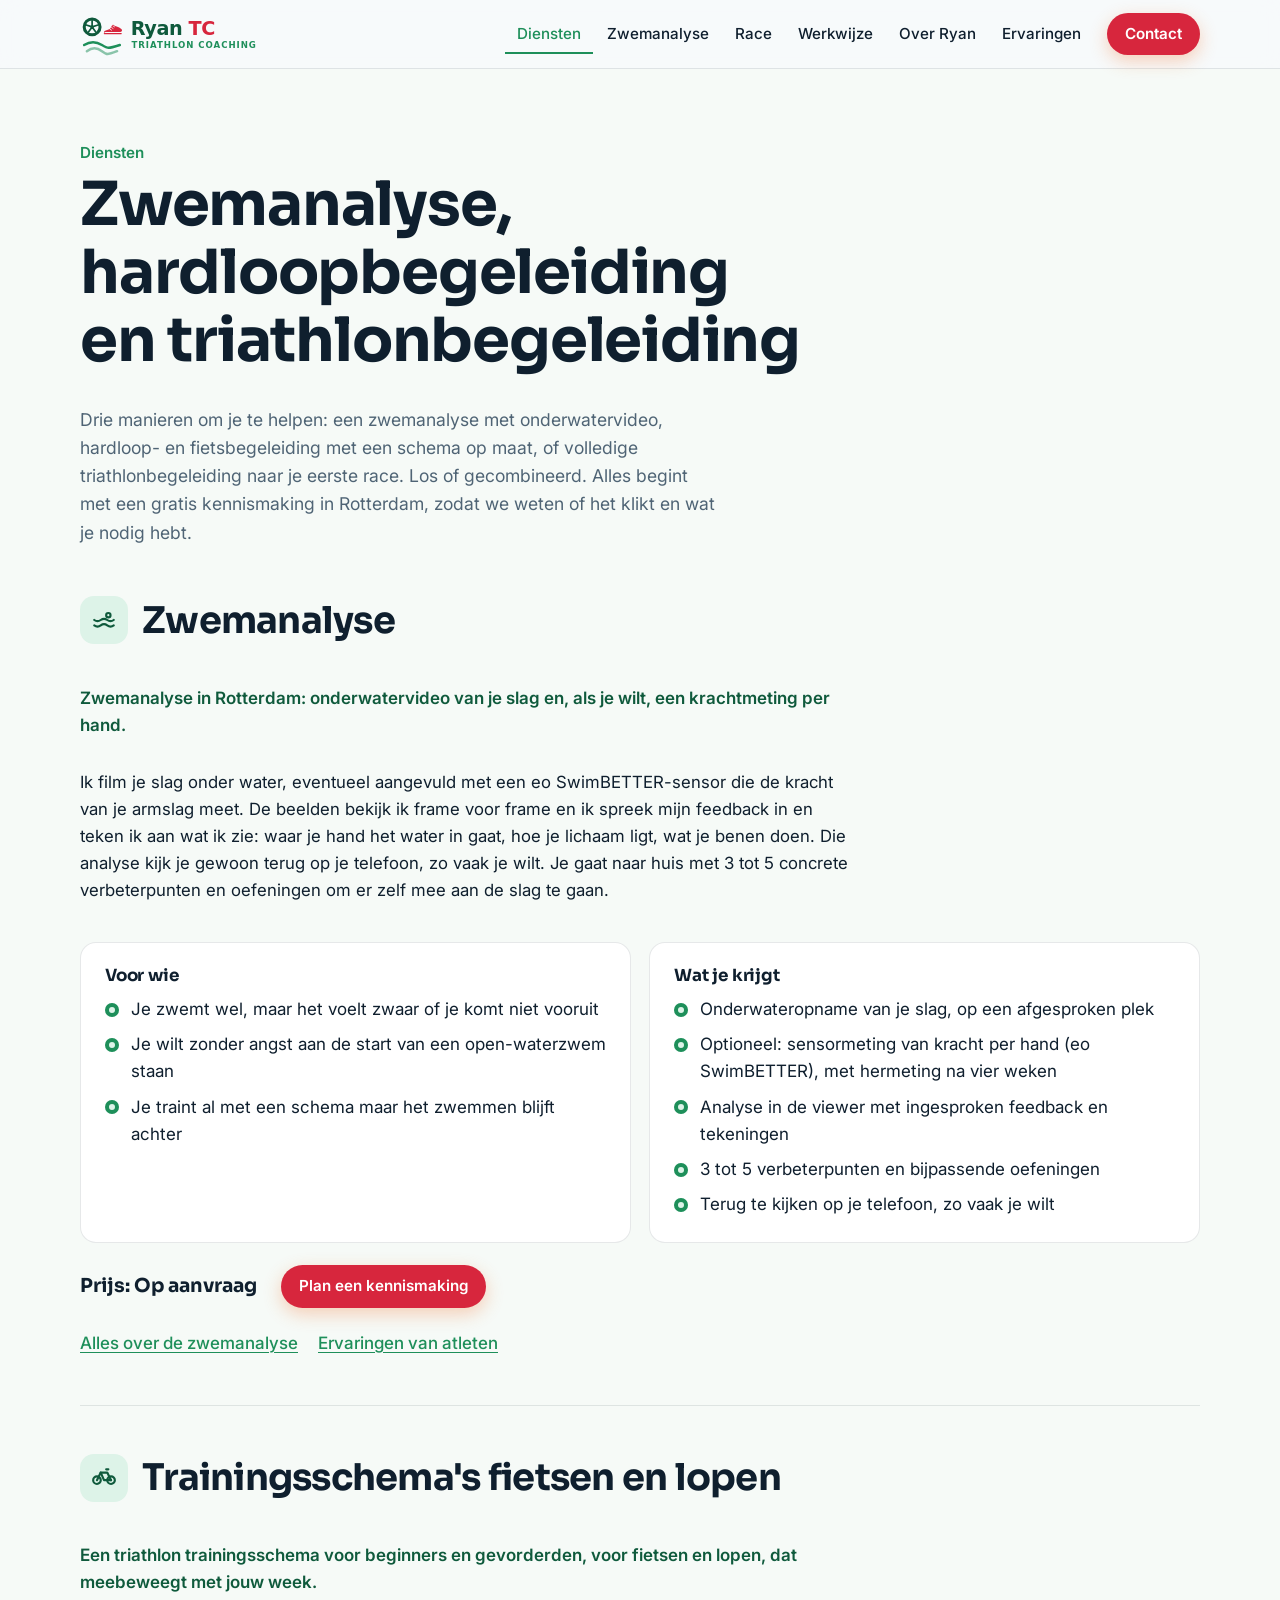
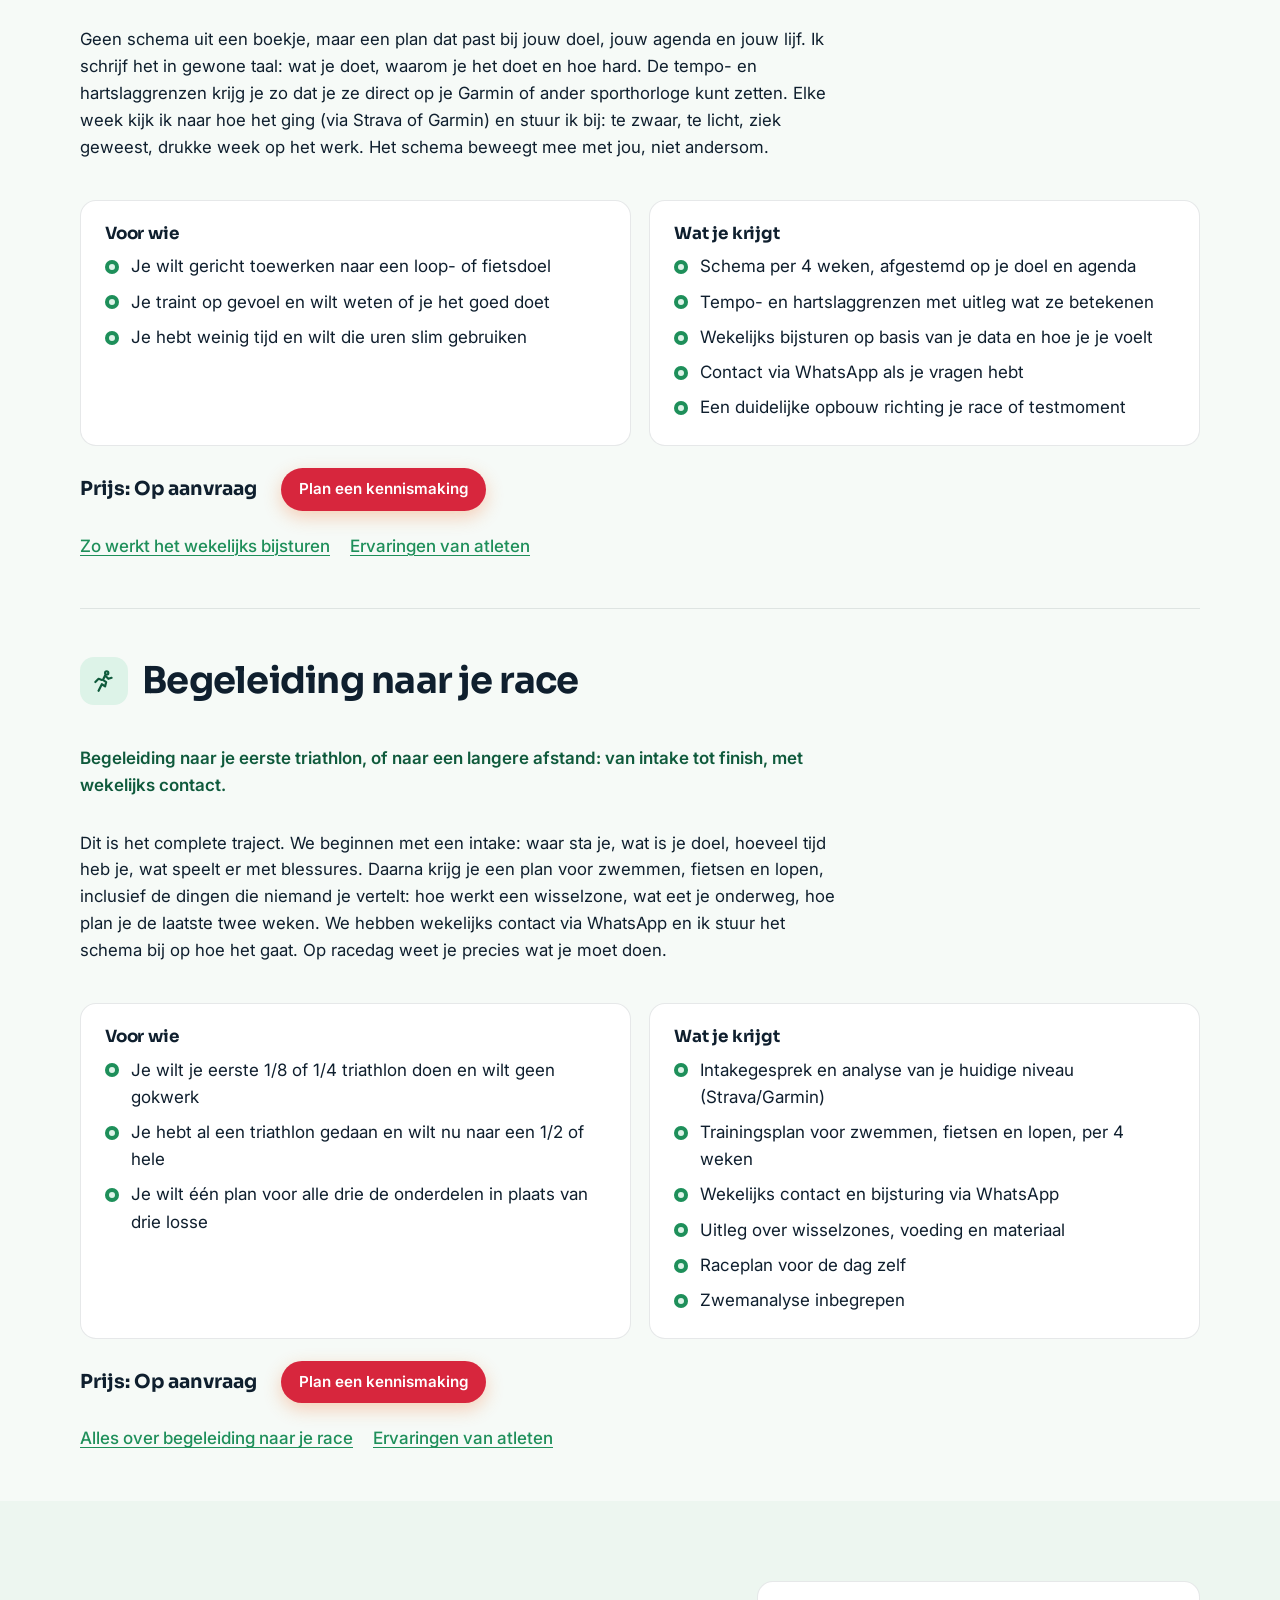
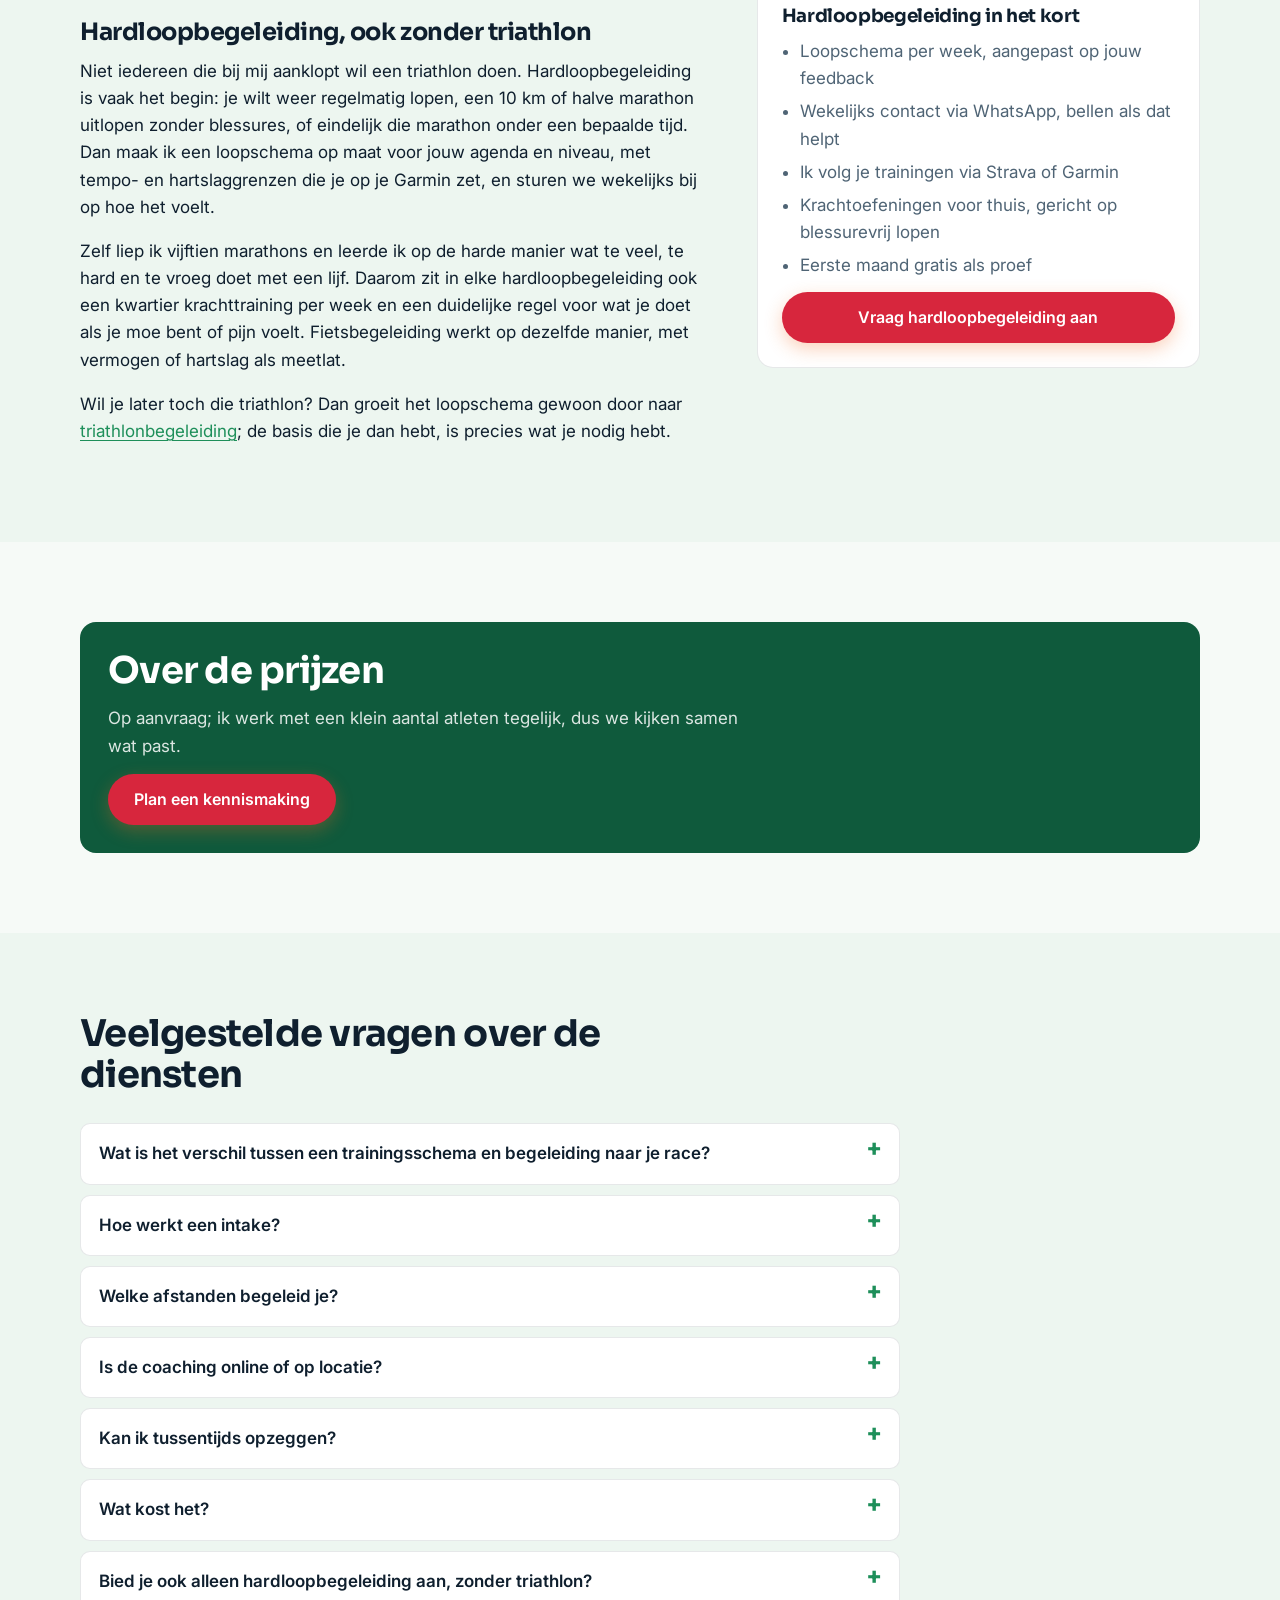
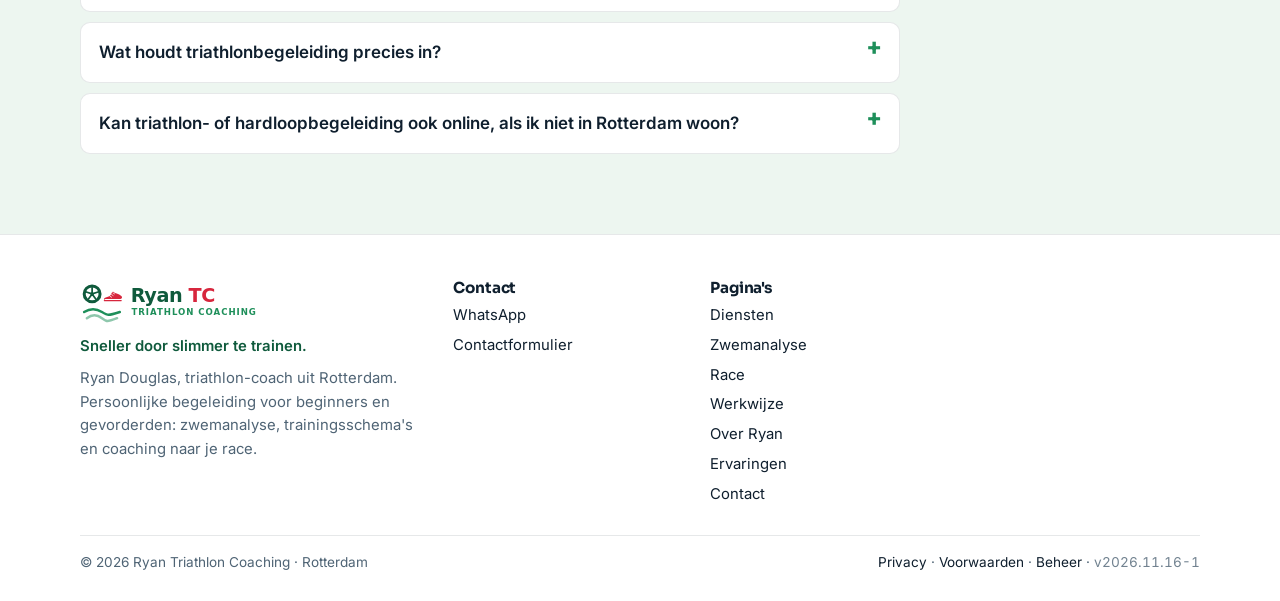
<file: diensten.html>
<!DOCTYPE html>
<html lang="nl">
<head>
  <meta charset="UTF-8">
  <meta name="viewport" content="width=device-width, initial-scale=1, viewport-fit=cover">
  <title>Zwemanalyse, hardloopbegeleiding en triathlonbegeleiding | Ryan Triathlon Coaching</title>
  <meta name="description" content="Zwemanalyse met onderwatervideo, hardloopbegeleiding met een loopschema op maat en triathlonbegeleiding naar je eerste race. Van Ryan, triathlon-coach in Rotterdam.">
  <meta name="theme-color" content="#F6FAF7">
  <meta name="version" content="2026.11.16-1">
  
  <link rel="canonical" href="https://ryantricoaching.nl/diensten.html">
  <meta property="og:type" content="website">
  <meta property="og:locale" content="nl_NL">
  <meta property="og:site_name" content="Ryan Triathlon Coaching">
  <meta property="og:title" content="Zwemanalyse, hardloopbegeleiding en triathlonbegeleiding | Ryan Triathlon Coaching">
  <meta property="og:description" content="Zwemanalyse met onderwatervideo, hardloopbegeleiding met een loopschema op maat en triathlonbegeleiding naar je eerste race. Van Ryan, triathlon-coach in Rotterdam.">
  <meta property="og:url" content="https://ryantricoaching.nl/diensten.html">
  <meta property="og:image" content="https://ryantricoaching.nl/assets/og.png">
  <meta property="og:image:alt" content="Ryan Triathlon Coaching: triathlon-coaching in Rotterdam">
  <meta name="twitter:card" content="summary_large_image">
  <meta name="twitter:title" content="Zwemanalyse, hardloopbegeleiding en triathlonbegeleiding | Ryan Triathlon Coaching">
  <meta name="twitter:description" content="Zwemanalyse met onderwatervideo, hardloopbegeleiding met een loopschema op maat en triathlonbegeleiding naar je eerste race. Van Ryan, triathlon-coach in Rotterdam.">
  <link rel="icon" href="assets/logo/icon.svg" type="image/svg+xml">
  <link rel="icon" href="assets/logo/icon-32.png" sizes="32x32" type="image/png">
  <link rel="apple-touch-icon" href="assets/logo/icon-180.png">
  <link rel="manifest" href="manifest.webmanifest">
  <link rel="preconnect" href="https://fonts.googleapis.com">
  <link rel="preconnect" href="https://fonts.gstatic.com" crossorigin>
  <link href="https://fonts.googleapis.com/css2?family=Sora:wght@700&family=Inter:wght@400;500;600&display=swap" rel="stylesheet" media="print" onload="this.media='all'">
  <noscript><link href="https://fonts.googleapis.com/css2?family=Sora:wght@700&family=Inter:wght@400;500;600&display=swap" rel="stylesheet"></noscript>
  <link rel="stylesheet" href="assets/css/base.css?v=2026.11.16-1">
  <link rel="stylesheet" href="assets/css/site.css?v=2026.11.16-1">
  <script type="application/ld+json" id="schema">{"@context": "https://schema.org", "@graph": [{"@type": "Person", "@id": "https://ryantricoaching.nl/#ryan", "name": "Ryan Douglas", "jobTitle": "Triathlon-coach", "url": "https://ryantricoaching.nl/over.html", "image": "https://ryantricoaching.nl/assets/img/ryan.jpg", "address": {"@type": "PostalAddress", "addressLocality": "Rotterdam", "addressCountry": "NL"}, "worksFor": {"@id": "https://ryantricoaching.nl/#business"}, "memberOf": [{"@type": "SportsTeam", "name": "TVS'90", "sport": "Triathlon"}, {"@type": "SportsTeam", "name": "CS010", "sport": "Wielrennen"}]}, {"@type": "SportsActivityLocation", "@id": "https://ryantricoaching.nl/#business", "name": "Ryan Triathlon Coaching", "url": "https://ryantricoaching.nl/", "image": "https://ryantricoaching.nl/assets/og.png", "logo": "https://ryantricoaching.nl/assets/logo/icon-512.png", "description": "Persoonlijke coaching door een triathlon-coach in Rotterdam, voor beginners en gevorderden: zwemanalyse, trainingsschema's en begeleiding naar je 1/8, 1/4, 1/2 of hele triathlon. Door iemand die zelf vier hele triathlons finishte en het hele jaar buiten zwemt. Met jou op de plek waar je traint.", "address": {"@type": "PostalAddress", "addressLocality": "Rotterdam", "addressRegion": "Zuid-Holland", "addressCountry": "NL"}, "areaServed": ["Rotterdam", "Zuid-Holland", "Nederland (online)"], "priceRange": "Op aanvraag", "founder": {"@id": "https://ryantricoaching.nl/#ryan"}, "employee": {"@id": "https://ryantricoaching.nl/#ryan"}}, {"@type": "WebSite", "@id": "https://ryantricoaching.nl/#website", "name": "Ryan Triathlon Coaching", "url": "https://ryantricoaching.nl/", "inLanguage": "nl-NL", "publisher": {"@id": "https://ryantricoaching.nl/#business"}}, {"@type": "Service", "@id": "https://ryantricoaching.nl/#service-zwemanalyse", "name": "Zwemanalyse", "serviceType": "Zwemanalyse met onderwatervideo", "description": "Onderwateropname van je slag, analyse met ingesproken feedback die je frame voor frame terugkijkt. Je krijgt 3 tot 5 concrete verbeterpunten plus oefeningen.", "provider": {"@id": "https://ryantricoaching.nl/#business"}, "areaServed": ["Rotterdam", "Zuid-Holland", "Nederland (online)"], "url": "https://ryantricoaching.nl/zwemanalyse.html", "alternateName": ["Zwem analyse", "Zwem analyses", "Zwemanalyses", "Onderwater zwemanalyse", "Zwemanalyse Rotterdam"]}, {"@type": "Service", "@id": "https://ryantricoaching.nl/#service-schemas", "name": "Trainingsschema's fietsen en lopen", "serviceType": "Hardloopbegeleiding en fietsschema op maat", "description": "Een schema op maat voor je doel en je beschikbare tijd, in heldere taal, met tempo- en hartslaggrenzen die je zo op je Garmin zet.", "provider": {"@id": "https://ryantricoaching.nl/#business"}, "areaServed": ["Rotterdam", "Zuid-Holland", "Nederland (online)"], "url": "https://ryantricoaching.nl/diensten.html#schemas", "alternateName": ["Hardloopbegeleiding", "Hardloop begeleiding", "Hardloopcoach Rotterdam", "Loopschema op maat", "Triathlon trainingsschema", "Trainingsschema fietsen en lopen"]}, {"@type": "Service", "@id": "https://ryantricoaching.nl/#service-race", "name": "Begeleiding naar je race", "serviceType": "Triathlonbegeleiding: van inschrijving tot finish", "description": "Van intake tot finish: 1/8, 1/4, 1/2 of hele triathlon. Wekelijks contact via WhatsApp, schema's voor alle drie de onderdelen, wisselzones en racedag.", "provider": {"@id": "https://ryantricoaching.nl/#business"}, "areaServed": ["Rotterdam", "Zuid-Holland", "Nederland (online)"], "url": "https://ryantricoaching.nl/race.html", "alternateName": ["Triathlon begeleiding", "Triathlonbegeleiding", "Triathlon coaching", "Triathlontrainer Rotterdam", "Begeleiding eerste triathlon"]}, {"@type": "WebPage", "@id": "https://ryantricoaching.nl/diensten.html#webpage", "url": "https://ryantricoaching.nl/diensten.html", "name": "Zwemanalyse, hardloopbegeleiding en triathlonbegeleiding | Ryan Triathlon Coaching", "description": "Zwemanalyse met onderwatervideo, hardloopbegeleiding met een loopschema op maat en triathlonbegeleiding naar je eerste race. Van Ryan, triathlon-coach in Rotterdam.", "inLanguage": "nl-NL", "isPartOf": {"@id": "https://ryantricoaching.nl/#website"}, "about": {"@id": "https://ryantricoaching.nl/#business"}, "primaryImageOfPage": "https://ryantricoaching.nl/assets/og.png"}, {"@type": "BreadcrumbList", "@id": "https://ryantricoaching.nl/diensten.html#breadcrumb", "itemListElement": [{"@type": "ListItem", "position": 1, "name": "Home", "item": "https://ryantricoaching.nl/"}, {"@type": "ListItem", "position": 2, "name": "Diensten", "item": "https://ryantricoaching.nl/diensten.html"}]}, {"@type": "FAQPage", "@id": "https://ryantricoaching.nl/diensten.html#faq", "mainEntity": [{"@type": "Question", "name": "Wat is het verschil tussen een trainingsschema en begeleiding naar je race?", "acceptedAnswer": {"@type": "Answer", "text": "Een trainingsschema is voor fietsen en lopen: een plan op maat dat ik wekelijks bijstuur. Begeleiding naar je race is het complete traject voor alle drie de onderdelen, inclusief zwemanalyse, wisselzones, voeding en een raceplan. Wil je één doel in één sport verbeteren, kies dan het schema; ga je voor een triathlon, dan is begeleiding de logische keuze."}}, {"@type": "Question", "name": "Hoe werkt een intake?", "acceptedAnswer": {"@type": "Answer", "text": "We beginnen met een gratis kennismaking van een half uur: bellen of koffie in Rotterdam. Klikt het, dan volgt de intake. Ik kijk naar je Strava- of Garmin-data, je blessuregeschiedenis en je agenda, en we bepalen samen je doel. Daarna krijg je een plan voor de eerste vier weken."}}, {"@type": "Question", "name": "Welke afstanden begeleid je?", "acceptedAnswer": {"@type": "Answer", "text": "Van je eerste 1/8 triathlon tot een hele. Voor beginners zijn de 1/8 en de 1/4 het mooiste startpunt. Een hele triathlon doe ik alleen met atleten die al een halve hebben gedaan. Ook loop- of fietsdoelen zonder triathlon, zoals een 10 km of een marathon, kunnen."}}, {"@type": "Question", "name": "Is de coaching online of op locatie?", "acceptedAnswer": {"@type": "Answer", "text": "Allebei. Trainen doe je zelf, op je eigen plek en in je eigen tijd; het contact loopt via WhatsApp en ik kijk mee via Strava of Garmin. Dat werkt dus ook als je niet in Rotterdam woont. De zwemanalyse en de kennismaking doen we wel op locatie, in Rotterdam of omgeving."}}, {"@type": "Question", "name": "Kan ik tussentijds opzeggen?", "acceptedAnswer": {"@type": "Answer", "text": "Ja. Een begeleidingstraject zeg je maandelijks op; de lopende maand maken we af. Een losse zwemanalyse boek je per keer. De afspraken staan in de voorwaarden."}}, {"@type": "Question", "name": "Wat kost het?", "acceptedAnswer": {"@type": "Answer", "text": "Prijzen zijn op aanvraag: ik werk met een klein aantal atleten tegelijk en we kijken samen wat past bij wat je nodig hebt. De kennismaking is altijd gratis."}}, {"@type": "Question", "name": "Bied je ook alleen hardloopbegeleiding aan, zonder triathlon?", "acceptedAnswer": {"@type": "Answer", "text": "Ja. Hardloopbegeleiding is zelfs vaak het begin: weer regelmatig gaan lopen, een 10 km of halve marathon blessurevrij uitlopen, of een marathon onder een bepaalde tijd. Je krijgt een loopschema op maat per week, we hebben wekelijks contact en ik volg je trainingen via Strava of Garmin. De eerste maand is een gratis proef."}}, {"@type": "Question", "name": "Wat houdt triathlonbegeleiding precies in?", "acceptedAnswer": {"@type": "Answer", "text": "Een intake met je doel, agenda en data, daarna elke week een plan voor zwemmen, fietsen en lopen dat past bij de tijd die je hebt. We sturen wekelijks bij via WhatsApp, een zwemanalyse hoort erbij als zwemmen je zwakke punt is, en richting de race oefenen we wisselzones, voeding en het raceplan. Van je eerste 1/8 triathlon tot een hele."}}, {"@type": "Question", "name": "Kan triathlon- of hardloopbegeleiding ook online, als ik niet in Rotterdam woon?", "acceptedAnswer": {"@type": "Answer", "text": "Ja. Schema's, wekelijks contact en het meekijken via Strava of Garmin werken overal. Alleen de zwemanalyse vraagt om een zwembad waar ik kan filmen; daarvoor kom ik naar jou toe in de regio Rotterdam, Den Haag of Utrecht, of je komt een keer naar Rotterdam."}}]}]}</script>
  <script type="module" src="assets/js/site.js?v=2026.11.16-1"></script>
</head>
<body class="has-sticky" data-page="diensten">
  <a class="skip" href="#inhoud">Naar de inhoud</a>
  <div id="demo-banner" class="demo-banner" hidden>Voorbeeldweergave: je ziet nog niet gepubliceerde demo-gegevens uit deze browser.</div>
  <div id="announcement" class="announcement" hidden></div>

  <header class="topbar" id="top">
    <div class="wrap topbar-inner">
      <a class="brand" href="./" aria-label="Ryan Triathlon Coaching – home">
        <img src="assets/logo/logo.svg" alt="Ryan Triathlon Coaching" width="206" height="44">
      </a>
      <nav class="nav" aria-label="Hoofdmenu">
        <a href="diensten.html">Diensten</a><a href="zwemanalyse.html">Zwemanalyse</a><a href="race.html">Race</a><a href="werkwijze.html">Werkwijze</a><a href="over.html">Over Ryan</a><a href="ervaringen.html">Ervaringen</a>
      </nav>
      <a class="btn btn-primary btn-sm cta-top" href="contact.html">Contact</a>
      <details class="menu">
        <summary aria-label="Menu openen"><svg viewBox="0 0 24 24" fill="none" stroke="currentColor" stroke-width="2" stroke-linecap="round" aria-hidden="true"><path d="M4 7h16M4 12h16M4 17h16"/></svg></summary>
        <nav class="menu-panel" aria-label="Menu">
          <a href="diensten.html">Diensten</a><a href="zwemanalyse.html">Zwemanalyse</a><a href="race.html">Race</a><a href="werkwijze.html">Werkwijze</a><a href="over.html">Over Ryan</a><a href="ervaringen.html">Ervaringen</a>
          <a class="cta" href="contact.html">Contact</a>
        </nav>
      </details>
    </div>
  </header>

  <main id="inhoud">
    <div class="wrap page-head">
      <div class="kicker">Diensten</div>
      <h1>Zwemanalyse, hardloopbegeleiding en triathlonbegeleiding</h1>
      <p>Drie manieren om je te helpen: een zwemanalyse met onderwatervideo, hardloop- en fietsbegeleiding met een schema op maat, of volledige triathlonbegeleiding naar je eerste race. Los of gecombineerd. Alles begint met een gratis kennismaking in Rotterdam, zodat we weten of het klikt en wat je nodig hebt.</p>
    </div>

    <div class="wrap" id="diensten-lijst"><section class="dienst-full" id="zwemanalyse" aria-labelledby="h-zwemanalyse">
          <h2 id="h-zwemanalyse"><span class="icon"><svg viewBox="0 0 24 24" fill="none" stroke="currentColor" stroke-width="2" stroke-linecap="round" stroke-linejoin="round" aria-hidden="true"><path d="M3 17c2 1.5 4 1.5 6 0s4-1.5 6 0 4 1.5 6 0"/><path d="M3 12c2 1.5 4 1.5 6 0s4-1.5 6 0 4 1.5 6 0"/><path d="M14 7.5a2 2 0 1 0 4 0 2 2 0 0 0-4 0"/></svg></span>Zwemanalyse</h2>
          <p class="dienst-intro">Zwemanalyse in Rotterdam: onderwatervideo van je slag en, als je wilt, een krachtmeting per hand.</p><p class="lang">Ik film je slag onder water, eventueel aangevuld met een eo SwimBETTER-sensor die de kracht van je armslag meet. De beelden bekijk ik frame voor frame en ik spreek mijn feedback in en teken ik aan wat ik zie: waar je hand het water in gaat, hoe je lichaam ligt, wat je benen doen. Die analyse kijk je gewoon terug op je telefoon, zo vaak je wilt. Je gaat naar huis met 3 tot 5 concrete verbeterpunten en oefeningen om er zelf mee aan de slag te gaan.</p>
          <div class="dienst-cols">
            <div class="card"><h3>Voor wie</h3><ul><li>Je zwemt wel, maar het voelt zwaar of je komt niet vooruit</li><li>Je wilt zonder angst aan de start van een open-waterzwem staan</li><li>Je traint al met een schema maar het zwemmen blijft achter</li></ul></div>
            <div class="card"><h3>Wat je krijgt</h3><ul><li>Onderwateropname van je slag, op een afgesproken plek</li><li>Optioneel: sensormeting van kracht per hand (eo SwimBETTER), met hermeting na vier weken</li><li>Analyse in de viewer met ingesproken feedback en tekeningen</li><li>3 tot 5 verbeterpunten en bijpassende oefeningen</li><li>Terug te kijken op je telefoon, zo vaak je wilt</li></ul></div>
          </div>
          <div class="dienst-prijs"><strong>Prijs: Op aanvraag</strong><a class="btn btn-primary btn-sm wa-link" href="contact.html#formulier">Plan een kennismaking</a></div>
          <p class="dienst-links"><a href="zwemanalyse.html">Alles over de zwemanalyse</a><a href="ervaringen.html">Ervaringen van atleten</a></p>
        </section><section class="dienst-full" id="schemas" aria-labelledby="h-schemas">
          <h2 id="h-schemas"><span class="icon"><svg viewBox="0 0 24 24" fill="none" stroke="currentColor" stroke-width="2" stroke-linecap="round" stroke-linejoin="round" aria-hidden="true"><path d="M5.5 17.5a3.5 3.5 0 1 0 0-7 3.5 3.5 0 0 0 0 7z"/><path d="M18.5 17.5a3.5 3.5 0 1 0 0-7 3.5 3.5 0 0 0 0 7z"/><path d="M5.5 14 9 7h6l3.5 7"/><path d="M9 7 12 14h6.5"/><path d="M14 4h2"/></svg></span>Trainingsschema&#x27;s fietsen en lopen</h2>
          <p class="dienst-intro">Een triathlon trainingsschema voor beginners en gevorderden, voor fietsen en lopen, dat meebeweegt met jouw week.</p><p class="lang">Geen schema uit een boekje, maar een plan dat past bij jouw doel, jouw agenda en jouw lijf. Ik schrijf het in gewone taal: wat je doet, waarom je het doet en hoe hard. De tempo- en hartslaggrenzen krijg je zo dat je ze direct op je Garmin of ander sporthorloge kunt zetten. Elke week kijk ik naar hoe het ging (via Strava of Garmin) en stuur ik bij: te zwaar, te licht, ziek geweest, drukke week op het werk. Het schema beweegt mee met jou, niet andersom.</p>
          <div class="dienst-cols">
            <div class="card"><h3>Voor wie</h3><ul><li>Je wilt gericht toewerken naar een loop- of fietsdoel</li><li>Je traint op gevoel en wilt weten of je het goed doet</li><li>Je hebt weinig tijd en wilt die uren slim gebruiken</li></ul></div>
            <div class="card"><h3>Wat je krijgt</h3><ul><li>Schema per 4 weken, afgestemd op je doel en agenda</li><li>Tempo- en hartslaggrenzen met uitleg wat ze betekenen</li><li>Wekelijks bijsturen op basis van je data en hoe je je voelt</li><li>Contact via WhatsApp als je vragen hebt</li><li>Een duidelijke opbouw richting je race of testmoment</li></ul></div>
          </div>
          <div class="dienst-prijs"><strong>Prijs: Op aanvraag</strong><a class="btn btn-primary btn-sm wa-link" href="contact.html#formulier">Plan een kennismaking</a></div>
          <p class="dienst-links"><a href="werkwijze.html">Zo werkt het wekelijks bijsturen</a><a href="ervaringen.html">Ervaringen van atleten</a></p>
        </section><section class="dienst-full" id="race" aria-labelledby="h-race">
          <h2 id="h-race"><span class="icon"><svg viewBox="0 0 24 24" fill="none" stroke="currentColor" stroke-width="2" stroke-linecap="round" stroke-linejoin="round" aria-hidden="true"><path d="M13 4.5a1.5 1.5 0 1 0 3 0 1.5 1.5 0 0 0-3 0"/><path d="M7 21l3-6 3 2 1-4-3-2 2-4 3 3 3-1"/><path d="M10 11 7 10l-3 3"/></svg></span>Begeleiding naar je race</h2>
          <p class="dienst-intro">Begeleiding naar je eerste triathlon, of naar een langere afstand: van intake tot finish, met wekelijks contact.</p><p class="lang">Dit is het complete traject. We beginnen met een intake: waar sta je, wat is je doel, hoeveel tijd heb je, wat speelt er met blessures. Daarna krijg je een plan voor zwemmen, fietsen en lopen, inclusief de dingen die niemand je vertelt: hoe werkt een wisselzone, wat eet je onderweg, hoe plan je de laatste twee weken. We hebben wekelijks contact via WhatsApp en ik stuur het schema bij op hoe het gaat. Op racedag weet je precies wat je moet doen.</p>
          <div class="dienst-cols">
            <div class="card"><h3>Voor wie</h3><ul><li>Je wilt je eerste 1/8 of 1/4 triathlon doen en wilt geen gokwerk</li><li>Je hebt al een triathlon gedaan en wilt nu naar een 1/2 of hele</li><li>Je wilt één plan voor alle drie de onderdelen in plaats van drie losse</li></ul></div>
            <div class="card"><h3>Wat je krijgt</h3><ul><li>Intakegesprek en analyse van je huidige niveau (Strava/Garmin)</li><li>Trainingsplan voor zwemmen, fietsen en lopen, per 4 weken</li><li>Wekelijks contact en bijsturing via WhatsApp</li><li>Uitleg over wisselzones, voeding en materiaal</li><li>Raceplan voor de dag zelf</li><li>Zwemanalyse inbegrepen</li></ul></div>
          </div>
          <div class="dienst-prijs"><strong>Prijs: Op aanvraag</strong><a class="btn btn-primary btn-sm wa-link" href="contact.html#formulier">Plan een kennismaking</a></div>
          <p class="dienst-links"><a href="race.html">Alles over begeleiding naar je race</a><a href="ervaringen.html">Ervaringen van atleten</a></p>
        </section></div>
    <section class="section section-alt" aria-labelledby="hardloop-title">
      <div class="wrap two-col">
        <div class="prose">
          <h2 id="hardloop-title">Hardloopbegeleiding, ook zonder triathlon</h2>
          <p>Niet iedereen die bij mij aanklopt wil een triathlon doen. Hardloopbegeleiding is vaak het begin: je wilt weer regelmatig lopen, een 10 km of halve marathon uitlopen zonder blessures, of eindelijk die marathon onder een bepaalde tijd. Dan maak ik een loopschema op maat voor jouw agenda en niveau, met tempo- en hartslaggrenzen die je op je Garmin zet, en sturen we wekelijks bij op hoe het voelt.</p>
          <p>Zelf liep ik vijftien marathons en leerde ik op de harde manier wat te veel, te hard en te vroeg doet met een lijf. Daarom zit in elke hardloopbegeleiding ook een kwartier krachttraining per week en een duidelijke regel voor wat je doet als je moe bent of pijn voelt. Fietsbegeleiding werkt op dezelfde manier, met vermogen of hartslag als meetlat.</p>
          <p>Wil je later toch die triathlon? Dan groeit het loopschema gewoon door naar <a href="race.html">triathlonbegeleiding</a>; de basis die je dan hebt, is precies wat je nodig hebt.</p>
        </div>
        <aside class="card aside-card">
          <h2>Hardloopbegeleiding in het kort</h2>
          <ul>
            <li>Loopschema per week, aangepast op jouw feedback</li>
            <li>Wekelijks contact via WhatsApp, bellen als dat helpt</li>
            <li>Ik volg je trainingen via Strava of Garmin</li>
            <li>Krachtoefeningen voor thuis, gericht op blessurevrij lopen</li>
            <li>Eerste maand gratis als proef</li>
          </ul>
          <a class="btn btn-primary wa-link" href="contact.html#formulier">Vraag hardloopbegeleiding aan</a>
        </aside>
      </div>
    </section>
    <section class="section" aria-labelledby="prijs-title">
      <div class="wrap prijs-box">
        <h2 id="prijs-title">Over de prijzen</h2>
        <p id="prijs-intro">Op aanvraag; ik werk met een klein aantal atleten tegelijk, dus we kijken samen wat past.</p>
        <a class="btn btn-primary wa-link" href="contact.html#formulier" data-cta="primair">Plan een kennismaking</a>
      </div>
    </section>
    <section class="section section-alt" aria-labelledby="faq-title">
      <div class="wrap">
        <div class="section-head"><h2 id="faq-title">Veelgestelde vragen over de diensten</h2></div>
        <div class="faq-list" id="faq" data-faq="diensten"><details class="faq"><summary>Wat is het verschil tussen een trainingsschema en begeleiding naar je race?</summary><p>Een trainingsschema is voor fietsen en lopen: een plan op maat dat ik wekelijks bijstuur. Begeleiding naar je race is het complete traject voor alle drie de onderdelen, inclusief zwemanalyse, wisselzones, voeding en een raceplan. Wil je één doel in één sport verbeteren, kies dan het schema; ga je voor een triathlon, dan is begeleiding de logische keuze.</p></details><details class="faq"><summary>Hoe werkt een intake?</summary><p>We beginnen met een gratis kennismaking van een half uur: bellen of koffie in Rotterdam. Klikt het, dan volgt de intake. Ik kijk naar je Strava- of Garmin-data, je blessuregeschiedenis en je agenda, en we bepalen samen je doel. Daarna krijg je een plan voor de eerste vier weken.</p></details><details class="faq"><summary>Welke afstanden begeleid je?</summary><p>Van je eerste 1/8 triathlon tot een hele. Voor beginners zijn de 1/8 en de 1/4 het mooiste startpunt. Een hele triathlon doe ik alleen met atleten die al een halve hebben gedaan. Ook loop- of fietsdoelen zonder triathlon, zoals een 10 km of een marathon, kunnen.</p></details><details class="faq"><summary>Is de coaching online of op locatie?</summary><p>Allebei. Trainen doe je zelf, op je eigen plek en in je eigen tijd; het contact loopt via WhatsApp en ik kijk mee via Strava of Garmin. Dat werkt dus ook als je niet in Rotterdam woont. De zwemanalyse en de kennismaking doen we wel op locatie, in Rotterdam of omgeving.</p></details><details class="faq"><summary>Kan ik tussentijds opzeggen?</summary><p>Ja. Een begeleidingstraject zeg je maandelijks op; de lopende maand maken we af. Een losse zwemanalyse boek je per keer. De afspraken staan in de voorwaarden.</p></details><details class="faq"><summary>Wat kost het?</summary><p>Prijzen zijn op aanvraag: ik werk met een klein aantal atleten tegelijk en we kijken samen wat past bij wat je nodig hebt. De kennismaking is altijd gratis.</p></details><details class="faq"><summary>Bied je ook alleen hardloopbegeleiding aan, zonder triathlon?</summary><p>Ja. Hardloopbegeleiding is zelfs vaak het begin: weer regelmatig gaan lopen, een 10 km of halve marathon blessurevrij uitlopen, of een marathon onder een bepaalde tijd. Je krijgt een loopschema op maat per week, we hebben wekelijks contact en ik volg je trainingen via Strava of Garmin. De eerste maand is een gratis proef.</p></details><details class="faq"><summary>Wat houdt triathlonbegeleiding precies in?</summary><p>Een intake met je doel, agenda en data, daarna elke week een plan voor zwemmen, fietsen en lopen dat past bij de tijd die je hebt. We sturen wekelijks bij via WhatsApp, een zwemanalyse hoort erbij als zwemmen je zwakke punt is, en richting de race oefenen we wisselzones, voeding en het raceplan. Van je eerste 1/8 triathlon tot een hele.</p></details><details class="faq"><summary>Kan triathlon- of hardloopbegeleiding ook online, als ik niet in Rotterdam woon?</summary><p>Ja. Schema&#x27;s, wekelijks contact en het meekijken via Strava of Garmin werken overal. Alleen de zwemanalyse vraagt om een zwembad waar ik kan filmen; daarvoor kom ik naar jou toe in de regio Rotterdam, Den Haag of Utrecht, of je komt een keer naar Rotterdam.</p></details></div>
      </div>
    </section>
  </main>

  <footer class="footer" id="contact-footer">
    <div class="wrap">
      <div class="footer-grid">
        <div>
          <img src="assets/logo/logo.svg" alt="Ryan Triathlon Coaching" width="206" height="44" loading="lazy">
          <p class="tagline" id="footer-tagline">Sneller door slimmer te trainen.</p>
          <p>Ryan Douglas, triathlon-coach uit Rotterdam. Persoonlijke begeleiding voor beginners en gevorderden: zwemanalyse, trainingsschema's en coaching naar je race.</p>
        </div>
        <div>
          <h3>Contact</h3>
          <ul>
            <li><a class="wa-link" href="contact.html#formulier">WhatsApp</a></li>
            <li><a href="contact.html">Contactformulier</a></li>
            <li id="contact-mail" hidden><span data-k="email"></span></li>
          </ul>
        </div>
        <div>
          <h3>Pagina's</h3>
          <ul>
            <li><a href="diensten.html">Diensten</a></li><li><a href="zwemanalyse.html">Zwemanalyse</a></li><li><a href="race.html">Race</a></li><li><a href="werkwijze.html">Werkwijze</a></li><li><a href="over.html">Over Ryan</a></li><li><a href="ervaringen.html">Ervaringen</a></li>
            <li><a href="contact.html">Contact</a></li>
          </ul>
        </div>
        <div>
          <h3 class="social-head" hidden>Volg Ryan</h3>
          <ul class="social-links" hidden></ul>
        </div>
      </div>
      <div class="footer-bottom">
        <span>© <span id="jaar">2026</span> Ryan Triathlon Coaching · Rotterdam<span id="footer-kvk" hidden> · KvK <span data-k="kvk"></span></span></span>
        <span><a href="privacy.html">Privacy</a> · <a href="voorwaarden.html">Voorwaarden</a> · <a href="beheer.html" rel="nofollow">Beheer</a> · <span class="versie" id="versie" title="Versie van de website">v2026.11.16-1</span></span>
      </div>
    </div>
  </footer>

  <div class="sticky-cta" id="sticky-cta">
    <a class="btn btn-primary" href="contact.html">Plan een kennismaking</a>
    <a class="btn btn-wa wa-link" href="contact.html#formulier" aria-label="WhatsApp"><svg viewBox="0 0 24 24" fill="currentColor" aria-hidden="true"><path d="M12 2a10 10 0 0 0-8.6 15.1L2 22l5-1.3A10 10 0 1 0 12 2zm0 1.8a8.2 8.2 0 1 1-4.2 15.3l-.3-.2-3 .8.8-2.9-.2-.3A8.2 8.2 0 0 1 12 3.8zm-3.3 4.4c-.2 0-.5 0-.7.3-.3.3-1 1-1 2.4s1 2.8 1.2 3c.1.2 2 3.2 5 4.4 2.5 1 3 .8 3.5.7.5-.1 1.7-.7 1.9-1.4.2-.7.2-1.2.2-1.4-.1-.1-.3-.2-.6-.3l-2-1c-.3-.1-.5-.2-.7.1l-.9 1.1c-.2.2-.3.2-.6.1a6.7 6.7 0 0 1-3.4-3c-.2-.4.3-.4.8-1.4.1-.2 0-.4 0-.5l-.9-2.1c-.2-.6-.5-.5-.7-.5h-.6z"/></svg></a>
  </div>
</body>
</html>
</file>
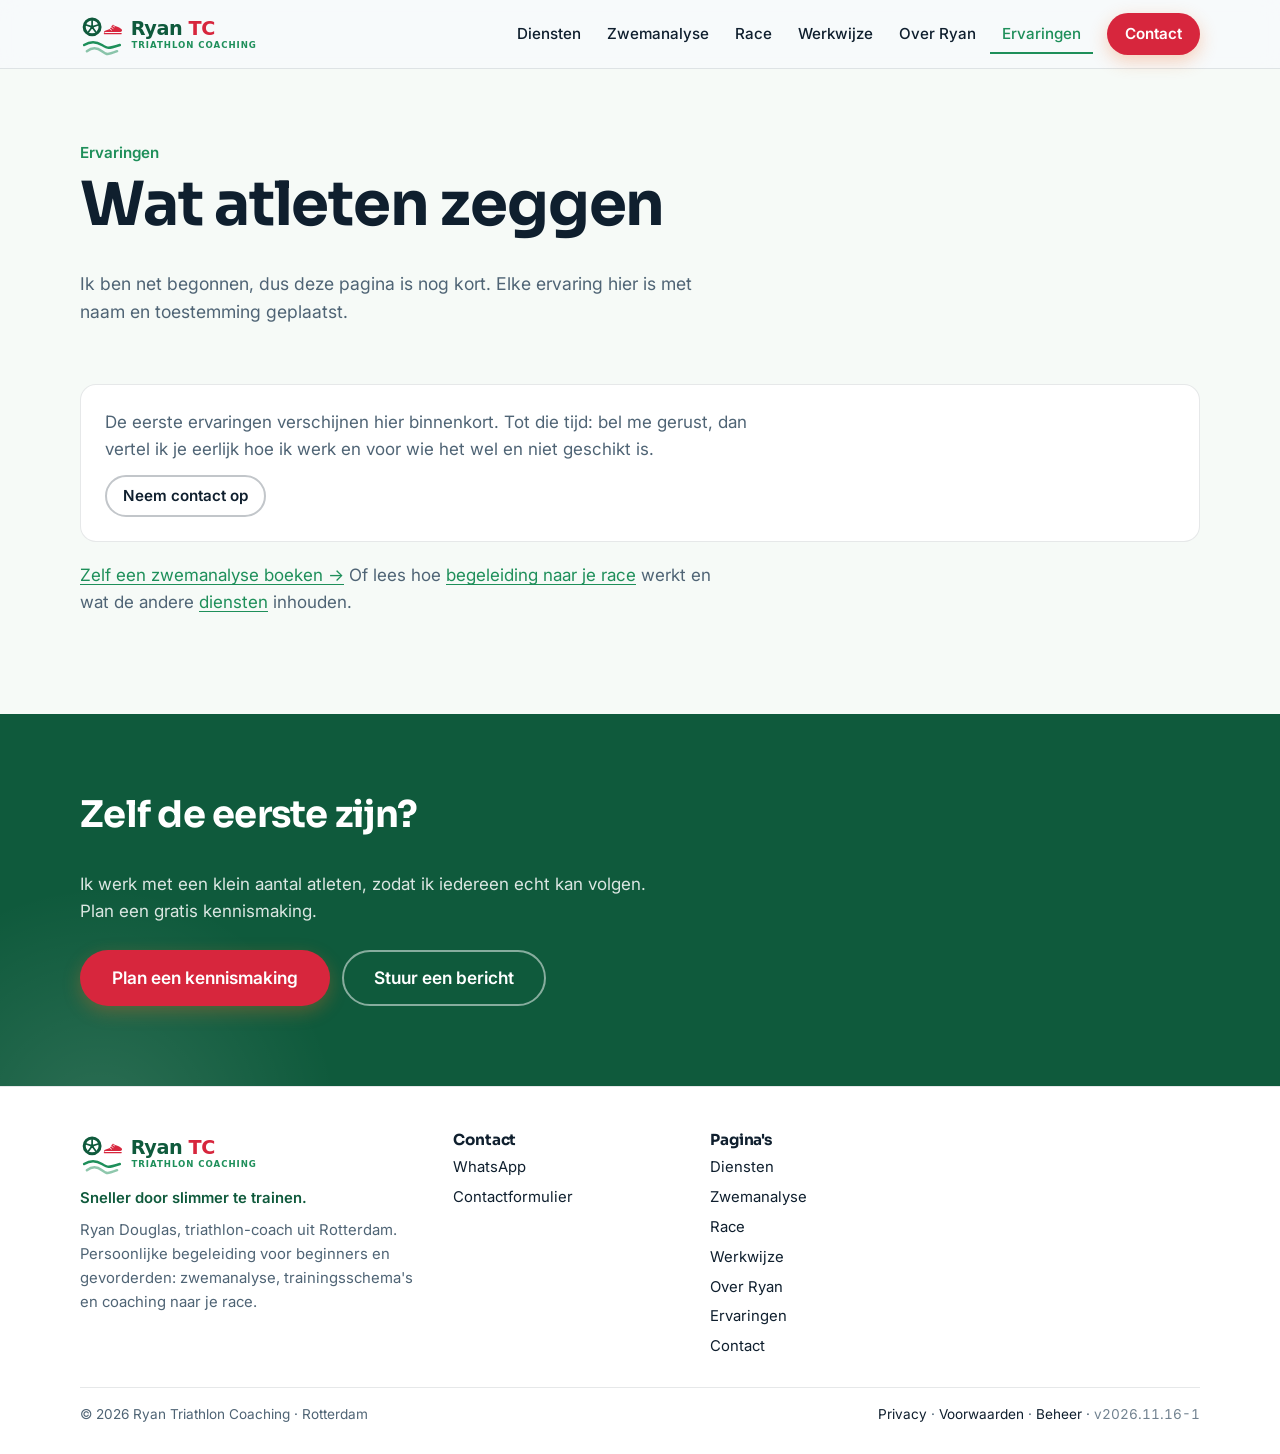
<file: ervaringen.html>
<!DOCTYPE html>
<html lang="nl">
<head>
  <meta charset="UTF-8">
  <meta name="viewport" content="width=device-width, initial-scale=1, viewport-fit=cover">
  <title>Ervaringen van atleten | Ryan Triathlon Coaching</title>
  <meta name="description" content="Wat atleten zeggen over triathlon-coach Ryan Douglas uit Rotterdam: zwemanalyse, trainingsschema&#x27;s en begeleiding naar hun eerste triathlon.">
  <meta name="theme-color" content="#F6FAF7">
  <meta name="version" content="2026.11.16-1">
  
  <link rel="canonical" href="https://ryantricoaching.nl/ervaringen.html">
  <meta property="og:type" content="website">
  <meta property="og:locale" content="nl_NL">
  <meta property="og:site_name" content="Ryan Triathlon Coaching">
  <meta property="og:title" content="Ervaringen van atleten | Ryan Triathlon Coaching">
  <meta property="og:description" content="Wat atleten zeggen over triathlon-coach Ryan Douglas uit Rotterdam: zwemanalyse, trainingsschema&#x27;s en begeleiding naar hun eerste triathlon.">
  <meta property="og:url" content="https://ryantricoaching.nl/ervaringen.html">
  <meta property="og:image" content="https://ryantricoaching.nl/assets/og.png">
  <meta property="og:image:alt" content="Ryan Triathlon Coaching: triathlon-coaching in Rotterdam">
  <meta name="twitter:card" content="summary_large_image">
  <meta name="twitter:title" content="Ervaringen van atleten | Ryan Triathlon Coaching">
  <meta name="twitter:description" content="Wat atleten zeggen over triathlon-coach Ryan Douglas uit Rotterdam: zwemanalyse, trainingsschema&#x27;s en begeleiding naar hun eerste triathlon.">
  <link rel="icon" href="assets/logo/icon.svg" type="image/svg+xml">
  <link rel="icon" href="assets/logo/icon-32.png" sizes="32x32" type="image/png">
  <link rel="apple-touch-icon" href="assets/logo/icon-180.png">
  <link rel="manifest" href="manifest.webmanifest">
  <link rel="preconnect" href="https://fonts.googleapis.com">
  <link rel="preconnect" href="https://fonts.gstatic.com" crossorigin>
  <link href="https://fonts.googleapis.com/css2?family=Sora:wght@700&family=Inter:wght@400;500;600&display=swap" rel="stylesheet" media="print" onload="this.media='all'">
  <noscript><link href="https://fonts.googleapis.com/css2?family=Sora:wght@700&family=Inter:wght@400;500;600&display=swap" rel="stylesheet"></noscript>
  <link rel="stylesheet" href="assets/css/base.css?v=2026.11.16-1">
  <link rel="stylesheet" href="assets/css/site.css?v=2026.11.16-1">
  <script type="application/ld+json" id="schema">{"@context": "https://schema.org", "@graph": [{"@type": "Person", "@id": "https://ryantricoaching.nl/#ryan", "name": "Ryan Douglas", "jobTitle": "Triathlon-coach", "url": "https://ryantricoaching.nl/over.html", "image": "https://ryantricoaching.nl/assets/img/ryan.jpg", "address": {"@type": "PostalAddress", "addressLocality": "Rotterdam", "addressCountry": "NL"}, "worksFor": {"@id": "https://ryantricoaching.nl/#business"}, "memberOf": [{"@type": "SportsTeam", "name": "TVS'90", "sport": "Triathlon"}, {"@type": "SportsTeam", "name": "CS010", "sport": "Wielrennen"}]}, {"@type": "SportsActivityLocation", "@id": "https://ryantricoaching.nl/#business", "name": "Ryan Triathlon Coaching", "url": "https://ryantricoaching.nl/", "image": "https://ryantricoaching.nl/assets/og.png", "logo": "https://ryantricoaching.nl/assets/logo/icon-512.png", "description": "Persoonlijke coaching door een triathlon-coach in Rotterdam, voor beginners en gevorderden: zwemanalyse, trainingsschema's en begeleiding naar je 1/8, 1/4, 1/2 of hele triathlon. Door iemand die zelf vier hele triathlons finishte en het hele jaar buiten zwemt. Met jou op de plek waar je traint.", "address": {"@type": "PostalAddress", "addressLocality": "Rotterdam", "addressRegion": "Zuid-Holland", "addressCountry": "NL"}, "areaServed": ["Rotterdam", "Zuid-Holland", "Nederland (online)"], "priceRange": "Op aanvraag", "founder": {"@id": "https://ryantricoaching.nl/#ryan"}, "employee": {"@id": "https://ryantricoaching.nl/#ryan"}}, {"@type": "WebSite", "@id": "https://ryantricoaching.nl/#website", "name": "Ryan Triathlon Coaching", "url": "https://ryantricoaching.nl/", "inLanguage": "nl-NL", "publisher": {"@id": "https://ryantricoaching.nl/#business"}}, {"@type": "Service", "@id": "https://ryantricoaching.nl/#service-zwemanalyse", "name": "Zwemanalyse", "serviceType": "Zwemanalyse met onderwatervideo", "description": "Onderwateropname van je slag, analyse met ingesproken feedback die je frame voor frame terugkijkt. Je krijgt 3 tot 5 concrete verbeterpunten plus oefeningen.", "provider": {"@id": "https://ryantricoaching.nl/#business"}, "areaServed": ["Rotterdam", "Zuid-Holland", "Nederland (online)"], "url": "https://ryantricoaching.nl/zwemanalyse.html", "alternateName": ["Zwem analyse", "Zwem analyses", "Zwemanalyses", "Onderwater zwemanalyse", "Zwemanalyse Rotterdam"]}, {"@type": "Service", "@id": "https://ryantricoaching.nl/#service-schemas", "name": "Trainingsschema's fietsen en lopen", "serviceType": "Hardloopbegeleiding en fietsschema op maat", "description": "Een schema op maat voor je doel en je beschikbare tijd, in heldere taal, met tempo- en hartslaggrenzen die je zo op je Garmin zet.", "provider": {"@id": "https://ryantricoaching.nl/#business"}, "areaServed": ["Rotterdam", "Zuid-Holland", "Nederland (online)"], "url": "https://ryantricoaching.nl/diensten.html#schemas", "alternateName": ["Hardloopbegeleiding", "Hardloop begeleiding", "Hardloopcoach Rotterdam", "Loopschema op maat", "Triathlon trainingsschema", "Trainingsschema fietsen en lopen"]}, {"@type": "Service", "@id": "https://ryantricoaching.nl/#service-race", "name": "Begeleiding naar je race", "serviceType": "Triathlonbegeleiding: van inschrijving tot finish", "description": "Van intake tot finish: 1/8, 1/4, 1/2 of hele triathlon. Wekelijks contact via WhatsApp, schema's voor alle drie de onderdelen, wisselzones en racedag.", "provider": {"@id": "https://ryantricoaching.nl/#business"}, "areaServed": ["Rotterdam", "Zuid-Holland", "Nederland (online)"], "url": "https://ryantricoaching.nl/race.html", "alternateName": ["Triathlon begeleiding", "Triathlonbegeleiding", "Triathlon coaching", "Triathlontrainer Rotterdam", "Begeleiding eerste triathlon"]}, {"@type": "WebPage", "@id": "https://ryantricoaching.nl/ervaringen.html#webpage", "url": "https://ryantricoaching.nl/ervaringen.html", "name": "Ervaringen van atleten | Ryan Triathlon Coaching", "description": "Wat atleten zeggen over triathlon-coach Ryan Douglas uit Rotterdam: zwemanalyse, trainingsschema's en begeleiding naar hun eerste triathlon.", "inLanguage": "nl-NL", "isPartOf": {"@id": "https://ryantricoaching.nl/#website"}, "about": {"@id": "https://ryantricoaching.nl/#business"}, "primaryImageOfPage": "https://ryantricoaching.nl/assets/og.png"}, {"@type": "BreadcrumbList", "@id": "https://ryantricoaching.nl/ervaringen.html#breadcrumb", "itemListElement": [{"@type": "ListItem", "position": 1, "name": "Home", "item": "https://ryantricoaching.nl/"}, {"@type": "ListItem", "position": 2, "name": "Ervaringen", "item": "https://ryantricoaching.nl/ervaringen.html"}]}]}</script>
  <script type="module" src="assets/js/site.js?v=2026.11.16-1"></script>
</head>
<body class="has-sticky" data-page="ervaringen">
  <a class="skip" href="#inhoud">Naar de inhoud</a>
  <div id="demo-banner" class="demo-banner" hidden>Voorbeeldweergave: je ziet nog niet gepubliceerde demo-gegevens uit deze browser.</div>
  <div id="announcement" class="announcement" hidden></div>

  <header class="topbar" id="top">
    <div class="wrap topbar-inner">
      <a class="brand" href="./" aria-label="Ryan Triathlon Coaching – home">
        <img src="assets/logo/logo.svg" alt="Ryan Triathlon Coaching" width="206" height="44">
      </a>
      <nav class="nav" aria-label="Hoofdmenu">
        <a href="diensten.html">Diensten</a><a href="zwemanalyse.html">Zwemanalyse</a><a href="race.html">Race</a><a href="werkwijze.html">Werkwijze</a><a href="over.html">Over Ryan</a><a href="ervaringen.html">Ervaringen</a>
      </nav>
      <a class="btn btn-primary btn-sm cta-top" href="contact.html">Contact</a>
      <details class="menu">
        <summary aria-label="Menu openen"><svg viewBox="0 0 24 24" fill="none" stroke="currentColor" stroke-width="2" stroke-linecap="round" aria-hidden="true"><path d="M4 7h16M4 12h16M4 17h16"/></svg></summary>
        <nav class="menu-panel" aria-label="Menu">
          <a href="diensten.html">Diensten</a><a href="zwemanalyse.html">Zwemanalyse</a><a href="race.html">Race</a><a href="werkwijze.html">Werkwijze</a><a href="over.html">Over Ryan</a><a href="ervaringen.html">Ervaringen</a>
          <a class="cta" href="contact.html">Contact</a>
        </nav>
      </details>
    </div>
  </header>

  <main id="inhoud">
    <div class="wrap page-head">
      <div class="kicker">Ervaringen</div>
      <h1>Wat atleten zeggen</h1>
      <p>Ik ben net begonnen, dus deze pagina is nog kort. Elke ervaring hier is met naam en toestemming geplaatst.</p>
    </div>

    <section class="section" aria-labelledby="rev-title" style="padding-top:8px">
      <div class="wrap">
        <h2 id="rev-title" class="visually-hidden">Ervaringen</h2>
        <div class="grid grid-2" id="reviews" hidden></div>
        <div class="card empty" id="reviews-leeg"><p>De eerste ervaringen verschijnen hier binnenkort. Tot die tijd: bel me gerust, dan vertel ik je eerlijk hoe ik werk en voor wie het wel en niet geschikt is.</p><a class="btn btn-ghost btn-sm" href="contact.html">Neem contact op</a></div>
        <p class="results-note"><a href="zwemanalyse.html">Zelf een zwemanalyse boeken →</a> Of lees hoe <a href="race.html">begeleiding naar je race</a> werkt en wat de andere <a href="diensten.html">diensten</a> inhouden.</p>
      </div>
    </section>
    <section class="section cta-band" aria-labelledby="cta-title">
      <div class="wrap">
        <h2 id="cta-title">Zelf de eerste zijn?</h2>
        <p>Ik werk met een klein aantal atleten, zodat ik iedereen echt kan volgen. Plan een gratis kennismaking.</p>
        <div class="hero-cta">
          <a class="btn btn-primary btn-lg wa-link" href="contact.html#formulier" data-cta="primair">Plan een kennismaking</a>
          <a class="btn btn-ghost btn-lg" href="contact.html">Stuur een bericht</a>
        </div>
      </div>
    </section>
  </main>

  <footer class="footer" id="contact-footer">
    <div class="wrap">
      <div class="footer-grid">
        <div>
          <img src="assets/logo/logo.svg" alt="Ryan Triathlon Coaching" width="206" height="44" loading="lazy">
          <p class="tagline" id="footer-tagline">Sneller door slimmer te trainen.</p>
          <p>Ryan Douglas, triathlon-coach uit Rotterdam. Persoonlijke begeleiding voor beginners en gevorderden: zwemanalyse, trainingsschema's en coaching naar je race.</p>
        </div>
        <div>
          <h3>Contact</h3>
          <ul>
            <li><a class="wa-link" href="contact.html#formulier">WhatsApp</a></li>
            <li><a href="contact.html">Contactformulier</a></li>
            <li id="contact-mail" hidden><span data-k="email"></span></li>
          </ul>
        </div>
        <div>
          <h3>Pagina's</h3>
          <ul>
            <li><a href="diensten.html">Diensten</a></li><li><a href="zwemanalyse.html">Zwemanalyse</a></li><li><a href="race.html">Race</a></li><li><a href="werkwijze.html">Werkwijze</a></li><li><a href="over.html">Over Ryan</a></li><li><a href="ervaringen.html">Ervaringen</a></li>
            <li><a href="contact.html">Contact</a></li>
          </ul>
        </div>
        <div>
          <h3 class="social-head" hidden>Volg Ryan</h3>
          <ul class="social-links" hidden></ul>
        </div>
      </div>
      <div class="footer-bottom">
        <span>© <span id="jaar">2026</span> Ryan Triathlon Coaching · Rotterdam<span id="footer-kvk" hidden> · KvK <span data-k="kvk"></span></span></span>
        <span><a href="privacy.html">Privacy</a> · <a href="voorwaarden.html">Voorwaarden</a> · <a href="beheer.html" rel="nofollow">Beheer</a> · <span class="versie" id="versie" title="Versie van de website">v2026.11.16-1</span></span>
      </div>
    </div>
  </footer>

  <div class="sticky-cta" id="sticky-cta">
    <a class="btn btn-primary" href="contact.html">Plan een kennismaking</a>
    <a class="btn btn-wa wa-link" href="contact.html#formulier" aria-label="WhatsApp"><svg viewBox="0 0 24 24" fill="currentColor" aria-hidden="true"><path d="M12 2a10 10 0 0 0-8.6 15.1L2 22l5-1.3A10 10 0 1 0 12 2zm0 1.8a8.2 8.2 0 1 1-4.2 15.3l-.3-.2-3 .8.8-2.9-.2-.3A8.2 8.2 0 0 1 12 3.8zm-3.3 4.4c-.2 0-.5 0-.7.3-.3.3-1 1-1 2.4s1 2.8 1.2 3c.1.2 2 3.2 5 4.4 2.5 1 3 .8 3.5.7.5-.1 1.7-.7 1.9-1.4.2-.7.2-1.2.2-1.4-.1-.1-.3-.2-.6-.3l-2-1c-.3-.1-.5-.2-.7.1l-.9 1.1c-.2.2-.3.2-.6.1a6.7 6.7 0 0 1-3.4-3c-.2-.4.3-.4.8-1.4.1-.2 0-.4 0-.5l-.9-2.1c-.2-.6-.5-.5-.7-.5h-.6z"/></svg></a>
  </div>
</body>
</html>
</file>
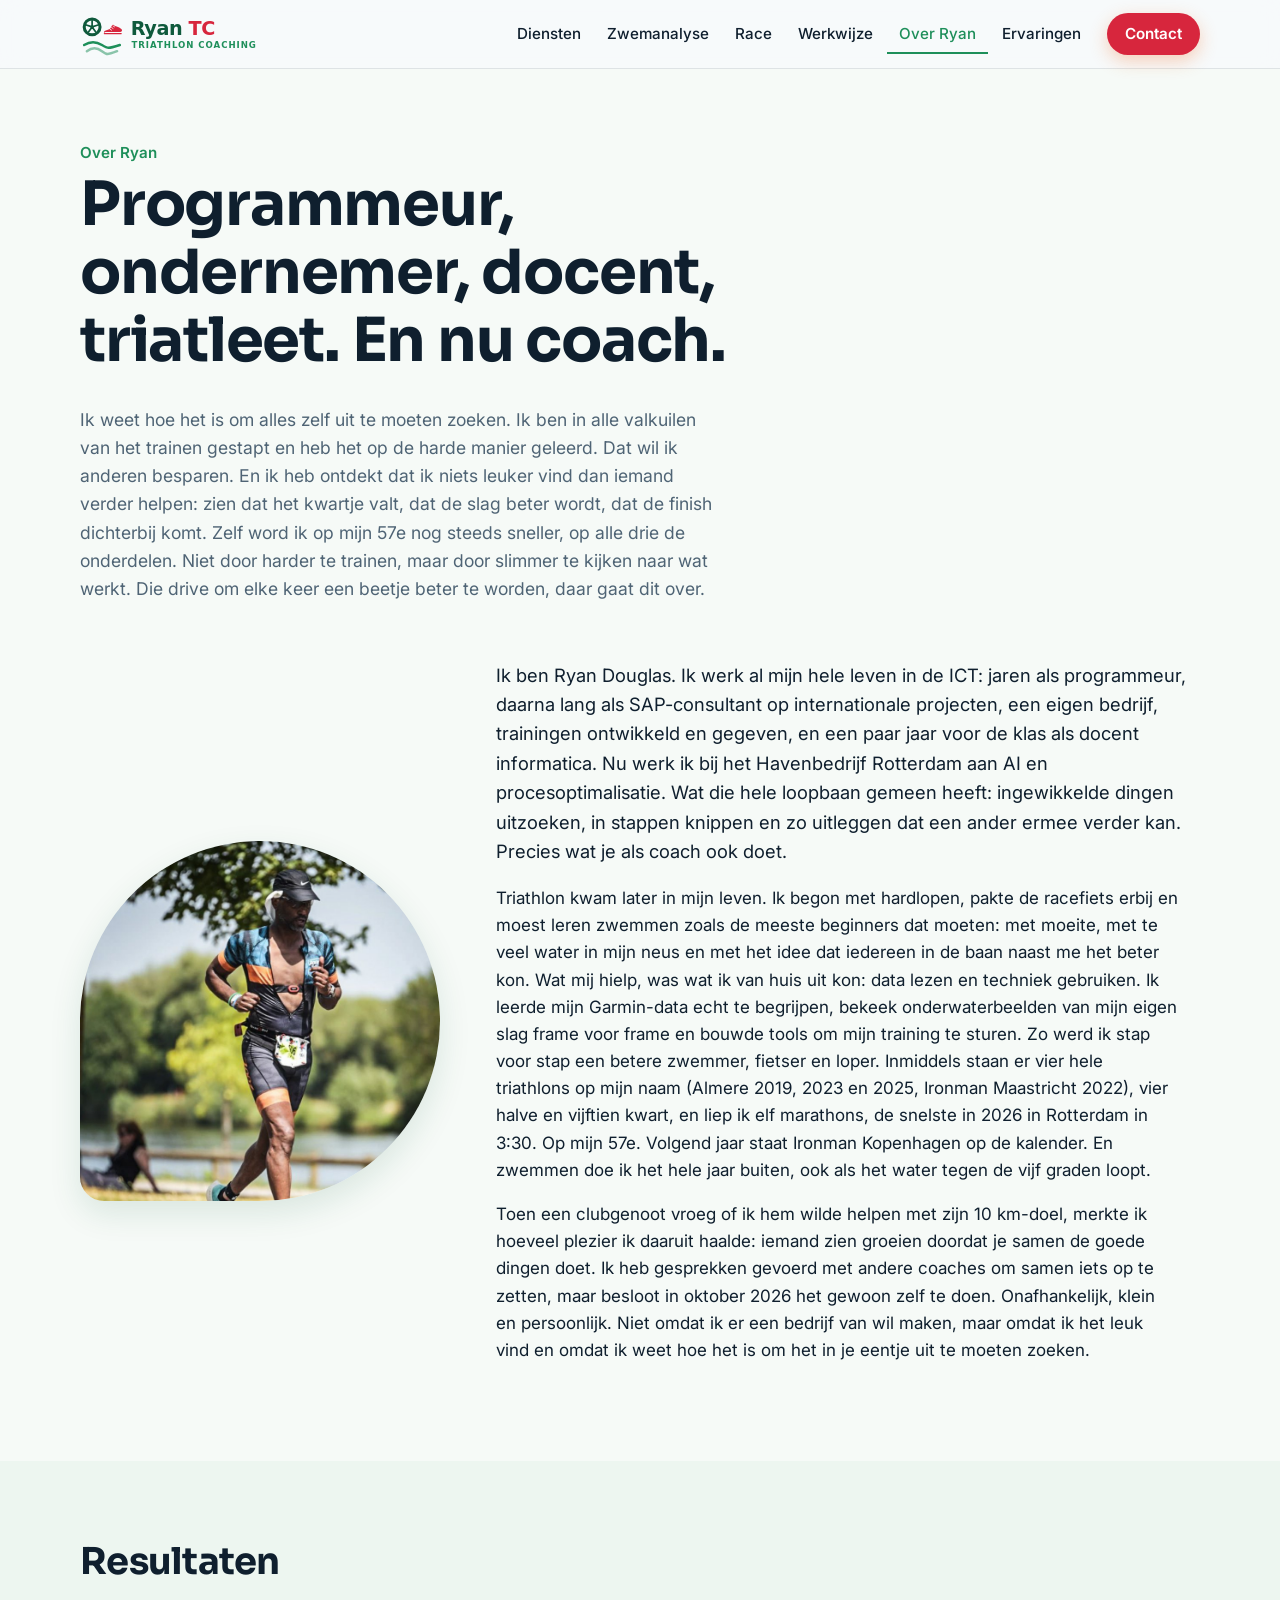
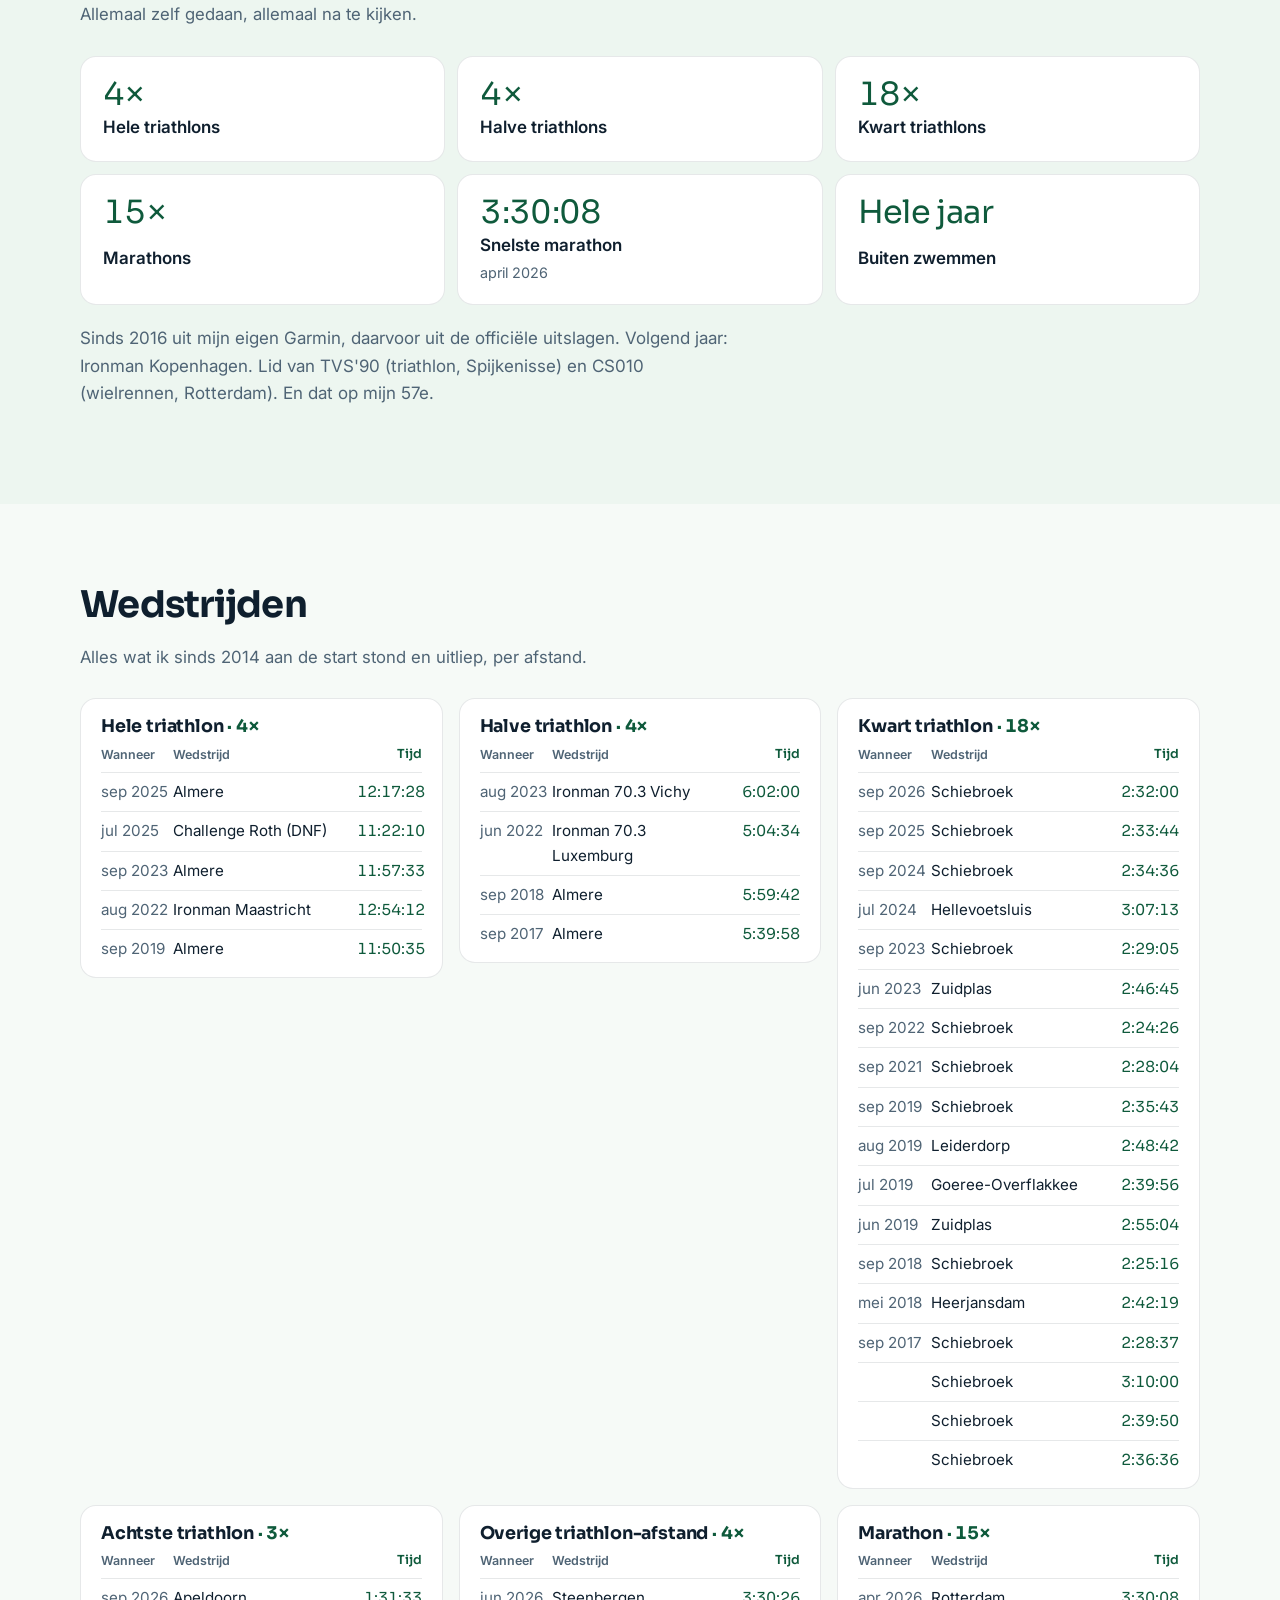
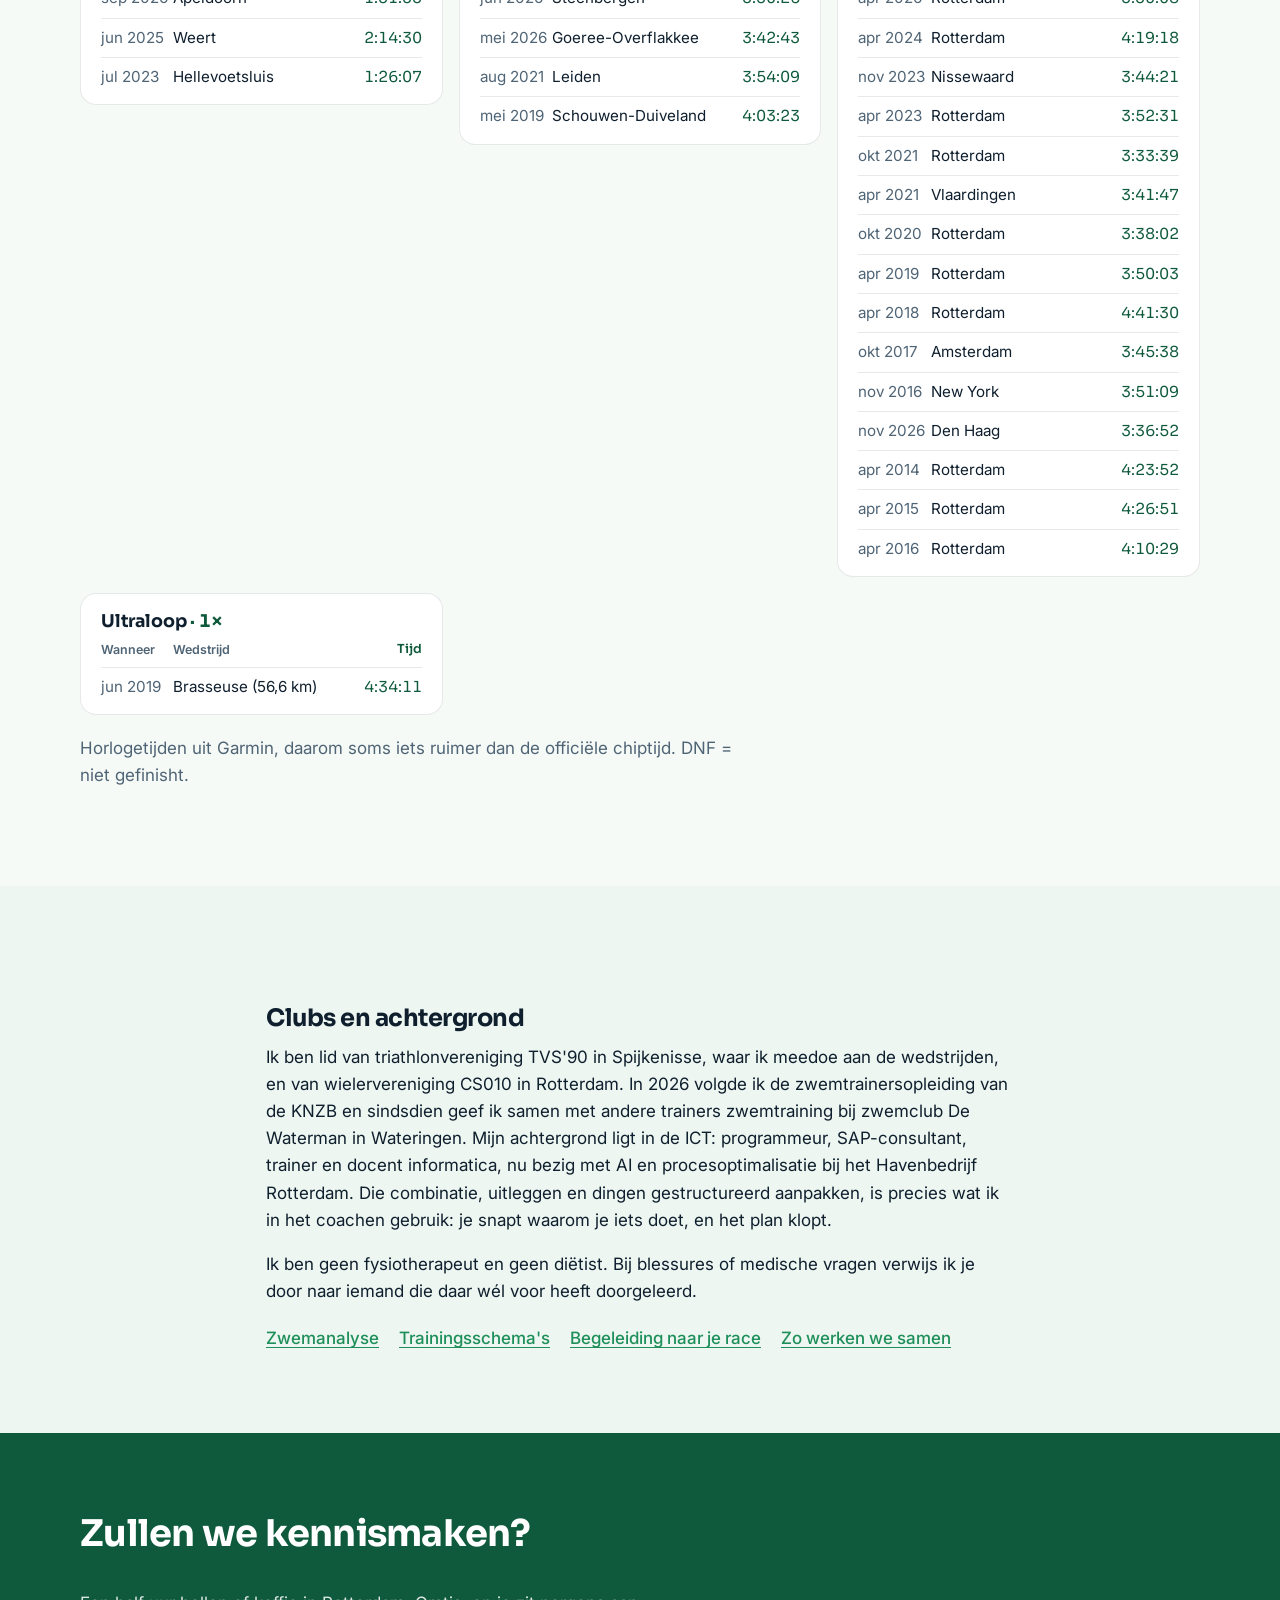
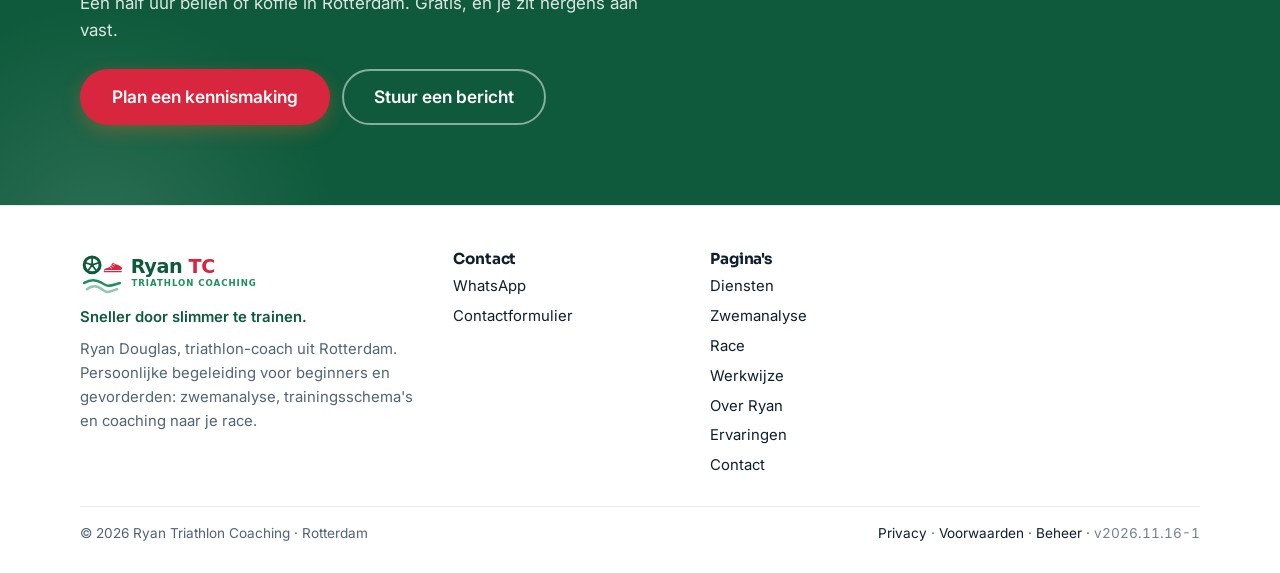
<file: over.html>
<!DOCTYPE html>
<html lang="nl">
<head>
  <meta charset="UTF-8">
  <meta name="viewport" content="width=device-width, initial-scale=1, viewport-fit=cover">
  <title>Over Ryan Douglas, triathlon-coach | Ryan Triathlon Coaching</title>
  <meta name="description" content="Ryan Douglas, triathlon-coach uit Rotterdam: vier hele triathlons, elf marathons, KNZB-zwemtrainer. Coacht een klein aantal atleten persoonlijk.">
  <meta name="theme-color" content="#F6FAF7">
  <meta name="version" content="2026.11.16-1">
  
  <link rel="canonical" href="https://ryantricoaching.nl/over.html">
  <meta property="og:type" content="website">
  <meta property="og:locale" content="nl_NL">
  <meta property="og:site_name" content="Ryan Triathlon Coaching">
  <meta property="og:title" content="Over Ryan Douglas, triathlon-coach | Ryan Triathlon Coaching">
  <meta property="og:description" content="Ryan Douglas, triathlon-coach uit Rotterdam: vier hele triathlons, elf marathons, KNZB-zwemtrainer. Coacht een klein aantal atleten persoonlijk.">
  <meta property="og:url" content="https://ryantricoaching.nl/over.html">
  <meta property="og:image" content="https://ryantricoaching.nl/assets/og.png">
  <meta property="og:image:alt" content="Ryan Triathlon Coaching: triathlon-coaching in Rotterdam">
  <meta name="twitter:card" content="summary_large_image">
  <meta name="twitter:title" content="Over Ryan Douglas, triathlon-coach | Ryan Triathlon Coaching">
  <meta name="twitter:description" content="Ryan Douglas, triathlon-coach uit Rotterdam: vier hele triathlons, elf marathons, KNZB-zwemtrainer. Coacht een klein aantal atleten persoonlijk.">
  <link rel="icon" href="assets/logo/icon.svg" type="image/svg+xml">
  <link rel="icon" href="assets/logo/icon-32.png" sizes="32x32" type="image/png">
  <link rel="apple-touch-icon" href="assets/logo/icon-180.png">
  <link rel="manifest" href="manifest.webmanifest">
  <link rel="preconnect" href="https://fonts.googleapis.com">
  <link rel="preconnect" href="https://fonts.gstatic.com" crossorigin>
  <link href="https://fonts.googleapis.com/css2?family=Sora:wght@700&family=Inter:wght@400;500;600&display=swap" rel="stylesheet" media="print" onload="this.media='all'">
  <noscript><link href="https://fonts.googleapis.com/css2?family=Sora:wght@700&family=Inter:wght@400;500;600&display=swap" rel="stylesheet"></noscript>
  <link rel="stylesheet" href="assets/css/base.css?v=2026.11.16-1">
  <link rel="stylesheet" href="assets/css/site.css?v=2026.11.16-1">
  <script type="application/ld+json" id="schema">{"@context": "https://schema.org", "@graph": [{"@type": "Person", "@id": "https://ryantricoaching.nl/#ryan", "name": "Ryan Douglas", "jobTitle": "Triathlon-coach", "url": "https://ryantricoaching.nl/over.html", "image": "https://ryantricoaching.nl/assets/img/ryan.jpg", "address": {"@type": "PostalAddress", "addressLocality": "Rotterdam", "addressCountry": "NL"}, "worksFor": {"@id": "https://ryantricoaching.nl/#business"}, "memberOf": [{"@type": "SportsTeam", "name": "TVS'90", "sport": "Triathlon"}, {"@type": "SportsTeam", "name": "CS010", "sport": "Wielrennen"}]}, {"@type": "SportsActivityLocation", "@id": "https://ryantricoaching.nl/#business", "name": "Ryan Triathlon Coaching", "url": "https://ryantricoaching.nl/", "image": "https://ryantricoaching.nl/assets/og.png", "logo": "https://ryantricoaching.nl/assets/logo/icon-512.png", "description": "Persoonlijke coaching door een triathlon-coach in Rotterdam, voor beginners en gevorderden: zwemanalyse, trainingsschema's en begeleiding naar je 1/8, 1/4, 1/2 of hele triathlon. Door iemand die zelf vier hele triathlons finishte en het hele jaar buiten zwemt. Met jou op de plek waar je traint.", "address": {"@type": "PostalAddress", "addressLocality": "Rotterdam", "addressRegion": "Zuid-Holland", "addressCountry": "NL"}, "areaServed": ["Rotterdam", "Zuid-Holland", "Nederland (online)"], "priceRange": "Op aanvraag", "founder": {"@id": "https://ryantricoaching.nl/#ryan"}, "employee": {"@id": "https://ryantricoaching.nl/#ryan"}}, {"@type": "WebSite", "@id": "https://ryantricoaching.nl/#website", "name": "Ryan Triathlon Coaching", "url": "https://ryantricoaching.nl/", "inLanguage": "nl-NL", "publisher": {"@id": "https://ryantricoaching.nl/#business"}}, {"@type": "Service", "@id": "https://ryantricoaching.nl/#service-zwemanalyse", "name": "Zwemanalyse", "serviceType": "Zwemanalyse met onderwatervideo", "description": "Onderwateropname van je slag, analyse met ingesproken feedback die je frame voor frame terugkijkt. Je krijgt 3 tot 5 concrete verbeterpunten plus oefeningen.", "provider": {"@id": "https://ryantricoaching.nl/#business"}, "areaServed": ["Rotterdam", "Zuid-Holland", "Nederland (online)"], "url": "https://ryantricoaching.nl/zwemanalyse.html", "alternateName": ["Zwem analyse", "Zwem analyses", "Zwemanalyses", "Onderwater zwemanalyse", "Zwemanalyse Rotterdam"]}, {"@type": "Service", "@id": "https://ryantricoaching.nl/#service-schemas", "name": "Trainingsschema's fietsen en lopen", "serviceType": "Hardloopbegeleiding en fietsschema op maat", "description": "Een schema op maat voor je doel en je beschikbare tijd, in heldere taal, met tempo- en hartslaggrenzen die je zo op je Garmin zet.", "provider": {"@id": "https://ryantricoaching.nl/#business"}, "areaServed": ["Rotterdam", "Zuid-Holland", "Nederland (online)"], "url": "https://ryantricoaching.nl/diensten.html#schemas", "alternateName": ["Hardloopbegeleiding", "Hardloop begeleiding", "Hardloopcoach Rotterdam", "Loopschema op maat", "Triathlon trainingsschema", "Trainingsschema fietsen en lopen"]}, {"@type": "Service", "@id": "https://ryantricoaching.nl/#service-race", "name": "Begeleiding naar je race", "serviceType": "Triathlonbegeleiding: van inschrijving tot finish", "description": "Van intake tot finish: 1/8, 1/4, 1/2 of hele triathlon. Wekelijks contact via WhatsApp, schema's voor alle drie de onderdelen, wisselzones en racedag.", "provider": {"@id": "https://ryantricoaching.nl/#business"}, "areaServed": ["Rotterdam", "Zuid-Holland", "Nederland (online)"], "url": "https://ryantricoaching.nl/race.html", "alternateName": ["Triathlon begeleiding", "Triathlonbegeleiding", "Triathlon coaching", "Triathlontrainer Rotterdam", "Begeleiding eerste triathlon"]}, {"@type": "WebPage", "@id": "https://ryantricoaching.nl/over.html#webpage", "url": "https://ryantricoaching.nl/over.html", "name": "Over Ryan Douglas, triathlon-coach | Ryan Triathlon Coaching", "description": "Ryan Douglas, triathlon-coach uit Rotterdam: vier hele triathlons, elf marathons, KNZB-zwemtrainer. Coacht een klein aantal atleten persoonlijk.", "inLanguage": "nl-NL", "isPartOf": {"@id": "https://ryantricoaching.nl/#website"}, "about": {"@id": "https://ryantricoaching.nl/#business"}, "primaryImageOfPage": "https://ryantricoaching.nl/assets/og.png"}, {"@type": "BreadcrumbList", "@id": "https://ryantricoaching.nl/over.html#breadcrumb", "itemListElement": [{"@type": "ListItem", "position": 1, "name": "Home", "item": "https://ryantricoaching.nl/"}, {"@type": "ListItem", "position": 2, "name": "Over Ryan", "item": "https://ryantricoaching.nl/over.html"}]}]}</script>
  <script type="module" src="assets/js/site.js?v=2026.11.16-1"></script>
</head>
<body class="has-sticky" data-page="over">
  <a class="skip" href="#inhoud">Naar de inhoud</a>
  <div id="demo-banner" class="demo-banner" hidden>Voorbeeldweergave: je ziet nog niet gepubliceerde demo-gegevens uit deze browser.</div>
  <div id="announcement" class="announcement" hidden></div>

  <header class="topbar" id="top">
    <div class="wrap topbar-inner">
      <a class="brand" href="./" aria-label="Ryan Triathlon Coaching – home">
        <img src="assets/logo/logo.svg" alt="Ryan Triathlon Coaching" width="206" height="44">
      </a>
      <nav class="nav" aria-label="Hoofdmenu">
        <a href="diensten.html">Diensten</a><a href="zwemanalyse.html">Zwemanalyse</a><a href="race.html">Race</a><a href="werkwijze.html">Werkwijze</a><a href="over.html">Over Ryan</a><a href="ervaringen.html">Ervaringen</a>
      </nav>
      <a class="btn btn-primary btn-sm cta-top" href="contact.html">Contact</a>
      <details class="menu">
        <summary aria-label="Menu openen"><svg viewBox="0 0 24 24" fill="none" stroke="currentColor" stroke-width="2" stroke-linecap="round" aria-hidden="true"><path d="M4 7h16M4 12h16M4 17h16"/></svg></summary>
        <nav class="menu-panel" aria-label="Menu">
          <a href="diensten.html">Diensten</a><a href="zwemanalyse.html">Zwemanalyse</a><a href="race.html">Race</a><a href="werkwijze.html">Werkwijze</a><a href="over.html">Over Ryan</a><a href="ervaringen.html">Ervaringen</a>
          <a class="cta" href="contact.html">Contact</a>
        </nav>
      </details>
    </div>
  </header>

  <main id="inhoud">
    <div class="wrap page-head">
      <div class="kicker">Over Ryan</div>
      <h1 id="over-kop">Programmeur, ondernemer, docent, triatleet. En nu coach.</h1>
      <p id="over-intro">Ik weet hoe het is om alles zelf uit te moeten zoeken. Ik ben in alle valkuilen van het trainen gestapt en heb het op de harde manier geleerd. Dat wil ik anderen besparen. En ik heb ontdekt dat ik niets leuker vind dan iemand verder helpen: zien dat het kwartje valt, dat de slag beter wordt, dat de finish dichterbij komt. Zelf word ik op mijn 57e nog steeds sneller, op alle drie de onderdelen. Niet door harder te trainen, maar door slimmer te kijken naar wat werkt. Die drive om elke keer een beetje beter te worden, daar gaat dit over.</p>
    </div>

    <section class="section" aria-labelledby="story-title" style="padding-top:8px">
      <div class="wrap story">
        <figure class="photo" style="margin:0">
          <img src="assets/img/ryan-loop.jpg" alt="Ryan Douglas, triathlon-coach uit Rotterdam, tijdens een hardlooptraining langs het water" width="720" height="720" decoding="async" data-optional onerror="this.closest('.story').classList.add('no-img')">
        </figure>
        <div id="verhaal"><p class="lead">Ik ben Ryan Douglas. Ik werk al mijn hele leven in de ICT: jaren als programmeur, daarna lang als SAP-consultant op internationale projecten, een eigen bedrijf, trainingen ontwikkeld en gegeven, en een paar jaar voor de klas als docent informatica. Nu werk ik bij het Havenbedrijf Rotterdam aan AI en procesoptimalisatie. Wat die hele loopbaan gemeen heeft: ingewikkelde dingen uitzoeken, in stappen knippen en zo uitleggen dat een ander ermee verder kan. Precies wat je als coach ook doet.</p><p>Triathlon kwam later in mijn leven. Ik begon met hardlopen, pakte de racefiets erbij en moest leren zwemmen zoals de meeste beginners dat moeten: met moeite, met te veel water in mijn neus en met het idee dat iedereen in de baan naast me het beter kon. Wat mij hielp, was wat ik van huis uit kon: data lezen en techniek gebruiken. Ik leerde mijn Garmin-data echt te begrijpen, bekeek onderwaterbeelden van mijn eigen slag frame voor frame en bouwde tools om mijn training te sturen. Zo werd ik stap voor stap een betere zwemmer, fietser en loper. Inmiddels staan er vier hele triathlons op mijn naam (Almere 2019, 2023 en 2025, Ironman Maastricht 2022), vier halve en vijftien kwart, en liep ik elf marathons, de snelste in 2026 in Rotterdam in 3:30. Op mijn 57e. Volgend jaar staat Ironman Kopenhagen op de kalender. En zwemmen doe ik het hele jaar buiten, ook als het water tegen de vijf graden loopt.</p><p>Toen een clubgenoot vroeg of ik hem wilde helpen met zijn 10 km-doel, merkte ik hoeveel plezier ik daaruit haalde: iemand zien groeien doordat je samen de goede dingen doet. Ik heb gesprekken gevoerd met andere coaches om samen iets op te zetten, maar besloot in oktober 2026 het gewoon zelf te doen. Onafhankelijk, klein en persoonlijk. Niet omdat ik er een bedrijf van wil maken, maar omdat ik het leuk vind en omdat ik weet hoe het is om het in je eentje uit te moeten zoeken.</p></div>
      </div>
    </section>
    <section class="section section-alt" aria-labelledby="res-title">
      <div class="wrap">
        <div class="section-head"><h2 id="res-title">Resultaten</h2><p>Allemaal zelf gedaan, allemaal na te kijken.</p></div>
        <div class="results" id="resultaten"><div class="result"><span class="val">4×</span><span class="lbl">Hele triathlons</span></div><div class="result"><span class="val">4×</span><span class="lbl">Halve triathlons</span></div><div class="result"><span class="val">18×</span><span class="lbl">Kwart triathlons</span></div><div class="result"><span class="val">15×</span><span class="lbl">Marathons</span></div><div class="result"><span class="val">3:30:08</span><span class="lbl">Snelste marathon</span><span class="when">april 2026</span></div><div class="result"><span class="val">Hele jaar</span><span class="lbl">Buiten zwemmen</span></div></div>
        <p class="results-note" id="resultaten-noot">Sinds 2016 uit mijn eigen Garmin, daarvoor uit de officiële uitslagen. Volgend jaar: Ironman Kopenhagen. Lid van TVS&#x27;90 (triathlon, Spijkenisse) en CS010 (wielrennen, Rotterdam). En dat op mijn 57e.</p>
      </div>
    </section>
    <section class="section" aria-labelledby="wed-title" id="wedstrijden">
      <div class="wrap">
        <div class="section-head"><h2 id="wed-title">Wedstrijden</h2><p>Alles wat ik sinds 2014 aan de start stond en uitliep, per afstand.</p></div>
        <div class="palmares-lijst" id="wedstrijden-lijst"><div class="palmares-groep"><h3>Hele triathlon<span class="aantal"> · 4×</span></h3><table class="palmares"><caption class="visually-hidden">Hele triathlon</caption><thead><tr><th scope="col">Wanneer</th><th scope="col">Wedstrijd</th><th scope="col">Tijd</th></tr></thead><tbody><tr><td class="wanneer">sep 2025</td><td>Almere</td><td class="tijd">12:17:28</td></tr><tr><td class="wanneer">jul 2025</td><td>Challenge Roth (DNF)</td><td class="tijd">11:22:10</td></tr><tr><td class="wanneer">sep 2023</td><td>Almere</td><td class="tijd">11:57:33</td></tr><tr><td class="wanneer">aug 2022</td><td>Ironman Maastricht</td><td class="tijd">12:54:12</td></tr><tr><td class="wanneer">sep 2019</td><td>Almere</td><td class="tijd">11:50:35</td></tr></tbody></table></div><div class="palmares-groep"><h3>Halve triathlon<span class="aantal"> · 4×</span></h3><table class="palmares"><caption class="visually-hidden">Halve triathlon</caption><thead><tr><th scope="col">Wanneer</th><th scope="col">Wedstrijd</th><th scope="col">Tijd</th></tr></thead><tbody><tr><td class="wanneer">aug 2023</td><td>Ironman 70.3 Vichy</td><td class="tijd">6:02:00</td></tr><tr><td class="wanneer">jun 2022</td><td>Ironman 70.3 Luxemburg</td><td class="tijd">5:04:34</td></tr><tr><td class="wanneer">sep 2018</td><td>Almere</td><td class="tijd">5:59:42</td></tr><tr><td class="wanneer">sep 2017</td><td>Almere</td><td class="tijd">5:39:58</td></tr></tbody></table></div><div class="palmares-groep"><h3>Kwart triathlon<span class="aantal"> · 18×</span></h3><table class="palmares"><caption class="visually-hidden">Kwart triathlon</caption><thead><tr><th scope="col">Wanneer</th><th scope="col">Wedstrijd</th><th scope="col">Tijd</th></tr></thead><tbody><tr><td class="wanneer">sep 2026</td><td>Schiebroek</td><td class="tijd">2:32:00</td></tr><tr><td class="wanneer">sep 2025</td><td>Schiebroek</td><td class="tijd">2:33:44</td></tr><tr><td class="wanneer">sep 2024</td><td>Schiebroek</td><td class="tijd">2:34:36</td></tr><tr><td class="wanneer">jul 2024</td><td>Hellevoetsluis</td><td class="tijd">3:07:13</td></tr><tr><td class="wanneer">sep 2023</td><td>Schiebroek</td><td class="tijd">2:29:05</td></tr><tr><td class="wanneer">jun 2023</td><td>Zuidplas</td><td class="tijd">2:46:45</td></tr><tr><td class="wanneer">sep 2022</td><td>Schiebroek</td><td class="tijd">2:24:26</td></tr><tr><td class="wanneer">sep 2021</td><td>Schiebroek</td><td class="tijd">2:28:04</td></tr><tr><td class="wanneer">sep 2019</td><td>Schiebroek</td><td class="tijd">2:35:43</td></tr><tr><td class="wanneer">aug 2019</td><td>Leiderdorp</td><td class="tijd">2:48:42</td></tr><tr><td class="wanneer">jul 2019</td><td>Goeree-Overflakkee</td><td class="tijd">2:39:56</td></tr><tr><td class="wanneer">jun 2019</td><td>Zuidplas</td><td class="tijd">2:55:04</td></tr><tr><td class="wanneer">sep 2018</td><td>Schiebroek</td><td class="tijd">2:25:16</td></tr><tr><td class="wanneer">mei 2018</td><td>Heerjansdam</td><td class="tijd">2:42:19</td></tr><tr><td class="wanneer">sep 2017</td><td>Schiebroek</td><td class="tijd">2:28:37</td></tr><tr><td class="wanneer">sep 2014</td><td>Schiebroek</td><td class="tijd">3:10:00</td></tr><tr><td class="wanneer">sep 2015</td><td>Schiebroek</td><td class="tijd">2:39:50</td></tr><tr><td class="wanneer">sep 2016</td><td>Schiebroek</td><td class="tijd">2:36:36</td></tr></tbody></table></div><div class="palmares-groep"><h3>Achtste triathlon<span class="aantal"> · 3×</span></h3><table class="palmares"><caption class="visually-hidden">Achtste triathlon</caption><thead><tr><th scope="col">Wanneer</th><th scope="col">Wedstrijd</th><th scope="col">Tijd</th></tr></thead><tbody><tr><td class="wanneer">sep 2026</td><td>Apeldoorn</td><td class="tijd">1:31:33</td></tr><tr><td class="wanneer">jun 2025</td><td>Weert</td><td class="tijd">2:14:30</td></tr><tr><td class="wanneer">jul 2023</td><td>Hellevoetsluis</td><td class="tijd">1:26:07</td></tr></tbody></table></div><div class="palmares-groep"><h3>Overige triathlon-afstand<span class="aantal"> · 4×</span></h3><table class="palmares"><caption class="visually-hidden">Overige triathlon-afstand</caption><thead><tr><th scope="col">Wanneer</th><th scope="col">Wedstrijd</th><th scope="col">Tijd</th></tr></thead><tbody><tr><td class="wanneer">jun 2026</td><td>Steenbergen</td><td class="tijd">3:30:26</td></tr><tr><td class="wanneer">mei 2026</td><td>Goeree-Overflakkee</td><td class="tijd">3:42:43</td></tr><tr><td class="wanneer">aug 2021</td><td>Leiden</td><td class="tijd">3:54:09</td></tr><tr><td class="wanneer">mei 2019</td><td>Schouwen-Duiveland</td><td class="tijd">4:03:23</td></tr></tbody></table></div><div class="palmares-groep"><h3>Marathon<span class="aantal"> · 15×</span></h3><table class="palmares"><caption class="visually-hidden">Marathon</caption><thead><tr><th scope="col">Wanneer</th><th scope="col">Wedstrijd</th><th scope="col">Tijd</th></tr></thead><tbody><tr><td class="wanneer">apr 2026</td><td>Rotterdam</td><td class="tijd">3:30:08</td></tr><tr><td class="wanneer">apr 2024</td><td>Rotterdam</td><td class="tijd">4:19:18</td></tr><tr><td class="wanneer">nov 2023</td><td>Nissewaard</td><td class="tijd">3:44:21</td></tr><tr><td class="wanneer">apr 2023</td><td>Rotterdam</td><td class="tijd">3:52:31</td></tr><tr><td class="wanneer">okt 2021</td><td>Rotterdam</td><td class="tijd">3:33:39</td></tr><tr><td class="wanneer">apr 2021</td><td>Vlaardingen</td><td class="tijd">3:41:47</td></tr><tr><td class="wanneer">okt 2020</td><td>Rotterdam</td><td class="tijd">3:38:02</td></tr><tr><td class="wanneer">apr 2019</td><td>Rotterdam</td><td class="tijd">3:50:03</td></tr><tr><td class="wanneer">apr 2018</td><td>Rotterdam</td><td class="tijd">4:41:30</td></tr><tr><td class="wanneer">okt 2017</td><td>Amsterdam</td><td class="tijd">3:45:38</td></tr><tr><td class="wanneer">nov 2016</td><td>New York</td><td class="tijd">3:51:09</td></tr><tr><td class="wanneer">nov 2026</td><td>Den Haag</td><td class="tijd">3:36:52</td></tr><tr><td class="wanneer">apr 2014</td><td>Rotterdam</td><td class="tijd">4:23:52</td></tr><tr><td class="wanneer">apr 2015</td><td>Rotterdam</td><td class="tijd">4:26:51</td></tr><tr><td class="wanneer">apr 2016</td><td>Rotterdam</td><td class="tijd">4:10:29</td></tr></tbody></table></div><div class="palmares-groep"><h3>Ultraloop<span class="aantal"> · 1×</span></h3><table class="palmares"><caption class="visually-hidden">Ultraloop</caption><thead><tr><th scope="col">Wanneer</th><th scope="col">Wedstrijd</th><th scope="col">Tijd</th></tr></thead><tbody><tr><td class="wanneer">jun 2019</td><td>Brasseuse (56,6 km)</td><td class="tijd">4:34:11</td></tr></tbody></table></div></div>
        <p class="results-note" id="wedstrijden-noot">Horlogetijden uit Garmin, daarom soms iets ruimer dan de officiële chiptijd. DNF = niet gefinisht.</p>
      </div>
    </section>
    <section class="section section-alt" aria-labelledby="club-title">
      <div class="wrap prose">
        <h2 id="club-title">Clubs en achtergrond</h2>
        <p id="clubs-tekst">Ik ben lid van triathlonvereniging TVS&#x27;90 in Spijkenisse, waar ik meedoe aan de wedstrijden, en van wielervereniging CS010 in Rotterdam. In 2026 volgde ik de zwemtrainersopleiding van de KNZB en sindsdien geef ik samen met andere trainers zwemtraining bij zwemclub De Waterman in Wateringen. Mijn achtergrond ligt in de ICT: programmeur, SAP-consultant, trainer en docent informatica, nu bezig met AI en procesoptimalisatie bij het Havenbedrijf Rotterdam. Die combinatie, uitleggen en dingen gestructureerd aanpakken, is precies wat ik in het coachen gebruik: je snapt waarom je iets doet, en het plan klopt.</p>
        <p id="clubs-disclaimer">Ik ben geen fysiotherapeut en geen diëtist. Bij blessures of medische vragen verwijs ik je door naar iemand die daar wél voor heeft doorgeleerd.</p>
        <p class="links-rij"><a href="zwemanalyse.html">Zwemanalyse</a><a href="diensten.html#schemas">Trainingsschema&#x27;s</a><a href="race.html">Begeleiding naar je race</a><a href="werkwijze.html">Zo werken we samen</a></p>
      </div>
    </section>
    <section class="section cta-band" aria-labelledby="cta-title">
      <div class="wrap">
        <h2 id="cta-title">Zullen we kennismaken?</h2>
        <p>Een half uur bellen of koffie in Rotterdam. Gratis, en je zit nergens aan vast.</p>
        <div class="hero-cta">
          <a class="btn btn-primary btn-lg wa-link" href="contact.html#formulier" data-cta="primair">Plan een kennismaking</a>
          <a class="btn btn-ghost btn-lg" href="contact.html">Stuur een bericht</a>
        </div>
      </div>
    </section>
  </main>

  <footer class="footer" id="contact-footer">
    <div class="wrap">
      <div class="footer-grid">
        <div>
          <img src="assets/logo/logo.svg" alt="Ryan Triathlon Coaching" width="206" height="44" loading="lazy">
          <p class="tagline" id="footer-tagline">Sneller door slimmer te trainen.</p>
          <p>Ryan Douglas, triathlon-coach uit Rotterdam. Persoonlijke begeleiding voor beginners en gevorderden: zwemanalyse, trainingsschema's en coaching naar je race.</p>
        </div>
        <div>
          <h3>Contact</h3>
          <ul>
            <li><a class="wa-link" href="contact.html#formulier">WhatsApp</a></li>
            <li><a href="contact.html">Contactformulier</a></li>
            <li id="contact-mail" hidden><span data-k="email"></span></li>
          </ul>
        </div>
        <div>
          <h3>Pagina's</h3>
          <ul>
            <li><a href="diensten.html">Diensten</a></li><li><a href="zwemanalyse.html">Zwemanalyse</a></li><li><a href="race.html">Race</a></li><li><a href="werkwijze.html">Werkwijze</a></li><li><a href="over.html">Over Ryan</a></li><li><a href="ervaringen.html">Ervaringen</a></li>
            <li><a href="contact.html">Contact</a></li>
          </ul>
        </div>
        <div>
          <h3 class="social-head" hidden>Volg Ryan</h3>
          <ul class="social-links" hidden></ul>
        </div>
      </div>
      <div class="footer-bottom">
        <span>© <span id="jaar">2026</span> Ryan Triathlon Coaching · Rotterdam<span id="footer-kvk" hidden> · KvK <span data-k="kvk"></span></span></span>
        <span><a href="privacy.html">Privacy</a> · <a href="voorwaarden.html">Voorwaarden</a> · <a href="beheer.html" rel="nofollow">Beheer</a> · <span class="versie" id="versie" title="Versie van de website">v2026.11.16-1</span></span>
      </div>
    </div>
  </footer>

  <div class="sticky-cta" id="sticky-cta">
    <a class="btn btn-primary" href="contact.html">Plan een kennismaking</a>
    <a class="btn btn-wa wa-link" href="contact.html#formulier" aria-label="WhatsApp"><svg viewBox="0 0 24 24" fill="currentColor" aria-hidden="true"><path d="M12 2a10 10 0 0 0-8.6 15.1L2 22l5-1.3A10 10 0 1 0 12 2zm0 1.8a8.2 8.2 0 1 1-4.2 15.3l-.3-.2-3 .8.8-2.9-.2-.3A8.2 8.2 0 0 1 12 3.8zm-3.3 4.4c-.2 0-.5 0-.7.3-.3.3-1 1-1 2.4s1 2.8 1.2 3c.1.2 2 3.2 5 4.4 2.5 1 3 .8 3.5.7.5-.1 1.7-.7 1.9-1.4.2-.7.2-1.2.2-1.4-.1-.1-.3-.2-.6-.3l-2-1c-.3-.1-.5-.2-.7.1l-.9 1.1c-.2.2-.3.2-.6.1a6.7 6.7 0 0 1-3.4-3c-.2-.4.3-.4.8-1.4.1-.2 0-.4 0-.5l-.9-2.1c-.2-.6-.5-.5-.7-.5h-.6z"/></svg></a>
  </div>
</body>
</html>
</file>
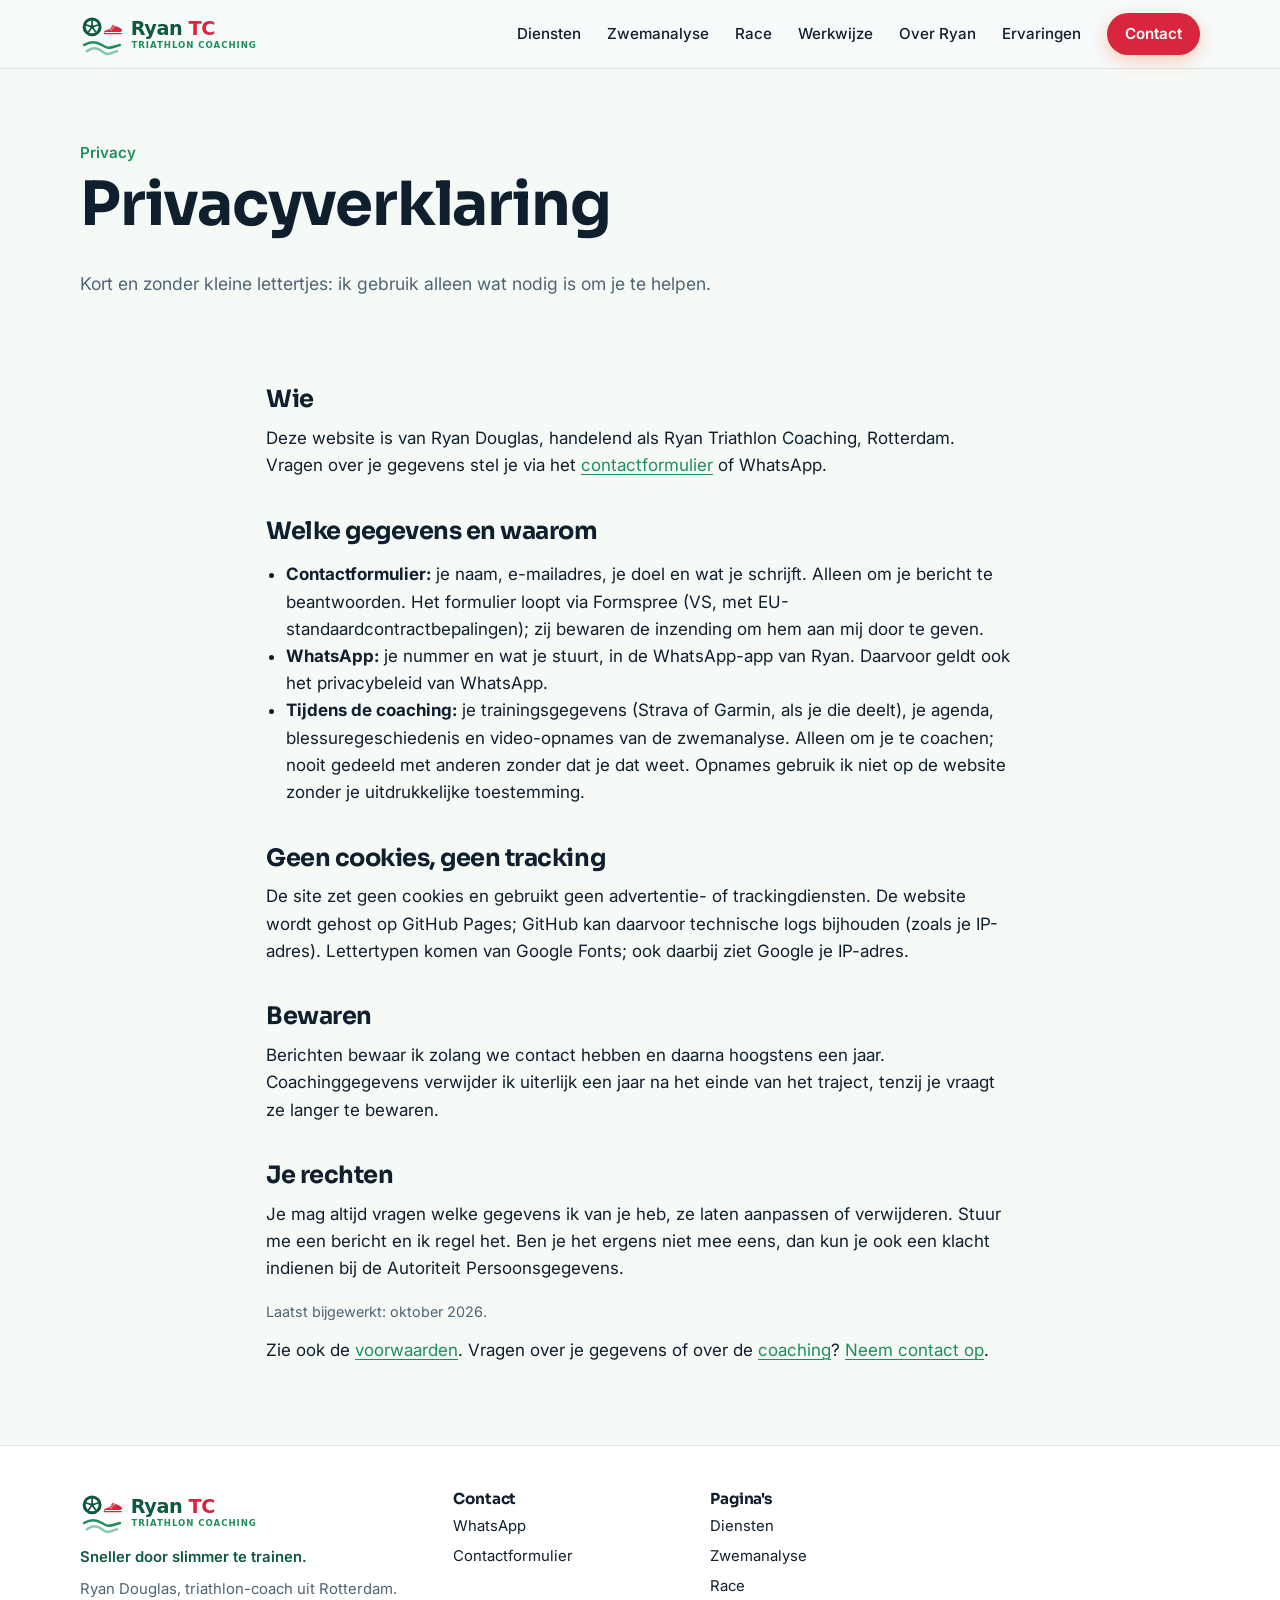
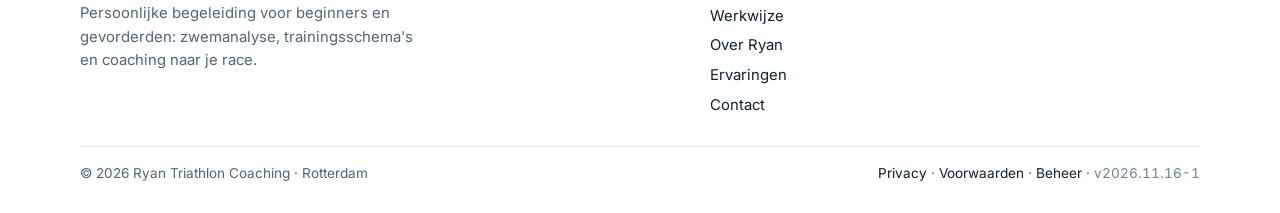
<file: privacy.html>
<!DOCTYPE html>
<html lang="nl">
<head>
  <meta charset="UTF-8">
  <meta name="viewport" content="width=device-width, initial-scale=1, viewport-fit=cover">
  <title>Privacyverklaring | Ryan Triathlon Coaching</title>
  <meta name="description" content="Hoe Ryan Triathlon Coaching omgaat met je gegevens: alleen wat nodig is om contact te houden en je te coachen. Geen cookies, geen doorverkoop.">
  <meta name="theme-color" content="#F6FAF7">
  <meta name="version" content="2026.11.16-1">
  
  <link rel="canonical" href="https://ryantricoaching.nl/privacy.html">
  <meta property="og:type" content="website">
  <meta property="og:locale" content="nl_NL">
  <meta property="og:site_name" content="Ryan Triathlon Coaching">
  <meta property="og:title" content="Privacyverklaring | Ryan Triathlon Coaching">
  <meta property="og:description" content="Hoe Ryan Triathlon Coaching omgaat met je gegevens: alleen wat nodig is om contact te houden en je te coachen. Geen cookies, geen doorverkoop.">
  <meta property="og:url" content="https://ryantricoaching.nl/privacy.html">
  <meta property="og:image" content="https://ryantricoaching.nl/assets/og.png">
  <meta property="og:image:alt" content="Ryan Triathlon Coaching: triathlon-coaching in Rotterdam">
  <meta name="twitter:card" content="summary_large_image">
  <meta name="twitter:title" content="Privacyverklaring | Ryan Triathlon Coaching">
  <meta name="twitter:description" content="Hoe Ryan Triathlon Coaching omgaat met je gegevens: alleen wat nodig is om contact te houden en je te coachen. Geen cookies, geen doorverkoop.">
  <link rel="icon" href="assets/logo/icon.svg" type="image/svg+xml">
  <link rel="icon" href="assets/logo/icon-32.png" sizes="32x32" type="image/png">
  <link rel="apple-touch-icon" href="assets/logo/icon-180.png">
  <link rel="manifest" href="manifest.webmanifest">
  <link rel="preconnect" href="https://fonts.googleapis.com">
  <link rel="preconnect" href="https://fonts.gstatic.com" crossorigin>
  <link href="https://fonts.googleapis.com/css2?family=Sora:wght@700&family=Inter:wght@400;500;600&display=swap" rel="stylesheet" media="print" onload="this.media='all'">
  <noscript><link href="https://fonts.googleapis.com/css2?family=Sora:wght@700&family=Inter:wght@400;500;600&display=swap" rel="stylesheet"></noscript>
  <link rel="stylesheet" href="assets/css/base.css?v=2026.11.16-1">
  <link rel="stylesheet" href="assets/css/site.css?v=2026.11.16-1">
  <script type="application/ld+json" id="schema">{"@context": "https://schema.org", "@graph": [{"@type": "Person", "@id": "https://ryantricoaching.nl/#ryan", "name": "Ryan Douglas", "jobTitle": "Triathlon-coach", "url": "https://ryantricoaching.nl/over.html", "image": "https://ryantricoaching.nl/assets/img/ryan.jpg", "address": {"@type": "PostalAddress", "addressLocality": "Rotterdam", "addressCountry": "NL"}, "worksFor": {"@id": "https://ryantricoaching.nl/#business"}, "memberOf": [{"@type": "SportsTeam", "name": "TVS'90", "sport": "Triathlon"}, {"@type": "SportsTeam", "name": "CS010", "sport": "Wielrennen"}]}, {"@type": "SportsActivityLocation", "@id": "https://ryantricoaching.nl/#business", "name": "Ryan Triathlon Coaching", "url": "https://ryantricoaching.nl/", "image": "https://ryantricoaching.nl/assets/og.png", "logo": "https://ryantricoaching.nl/assets/logo/icon-512.png", "description": "Persoonlijke coaching door een triathlon-coach in Rotterdam, voor beginners en gevorderden: zwemanalyse, trainingsschema's en begeleiding naar je 1/8, 1/4, 1/2 of hele triathlon. Door iemand die zelf vier hele triathlons finishte en het hele jaar buiten zwemt. Met jou op de plek waar je traint.", "address": {"@type": "PostalAddress", "addressLocality": "Rotterdam", "addressRegion": "Zuid-Holland", "addressCountry": "NL"}, "areaServed": ["Rotterdam", "Zuid-Holland", "Nederland (online)"], "priceRange": "Op aanvraag", "founder": {"@id": "https://ryantricoaching.nl/#ryan"}, "employee": {"@id": "https://ryantricoaching.nl/#ryan"}}, {"@type": "WebSite", "@id": "https://ryantricoaching.nl/#website", "name": "Ryan Triathlon Coaching", "url": "https://ryantricoaching.nl/", "inLanguage": "nl-NL", "publisher": {"@id": "https://ryantricoaching.nl/#business"}}, {"@type": "Service", "@id": "https://ryantricoaching.nl/#service-zwemanalyse", "name": "Zwemanalyse", "serviceType": "Zwemanalyse met onderwatervideo", "description": "Onderwateropname van je slag, analyse met ingesproken feedback die je frame voor frame terugkijkt. Je krijgt 3 tot 5 concrete verbeterpunten plus oefeningen.", "provider": {"@id": "https://ryantricoaching.nl/#business"}, "areaServed": ["Rotterdam", "Zuid-Holland", "Nederland (online)"], "url": "https://ryantricoaching.nl/zwemanalyse.html", "alternateName": ["Zwem analyse", "Zwem analyses", "Zwemanalyses", "Onderwater zwemanalyse", "Zwemanalyse Rotterdam"]}, {"@type": "Service", "@id": "https://ryantricoaching.nl/#service-schemas", "name": "Trainingsschema's fietsen en lopen", "serviceType": "Hardloopbegeleiding en fietsschema op maat", "description": "Een schema op maat voor je doel en je beschikbare tijd, in heldere taal, met tempo- en hartslaggrenzen die je zo op je Garmin zet.", "provider": {"@id": "https://ryantricoaching.nl/#business"}, "areaServed": ["Rotterdam", "Zuid-Holland", "Nederland (online)"], "url": "https://ryantricoaching.nl/diensten.html#schemas", "alternateName": ["Hardloopbegeleiding", "Hardloop begeleiding", "Hardloopcoach Rotterdam", "Loopschema op maat", "Triathlon trainingsschema", "Trainingsschema fietsen en lopen"]}, {"@type": "Service", "@id": "https://ryantricoaching.nl/#service-race", "name": "Begeleiding naar je race", "serviceType": "Triathlonbegeleiding: van inschrijving tot finish", "description": "Van intake tot finish: 1/8, 1/4, 1/2 of hele triathlon. Wekelijks contact via WhatsApp, schema's voor alle drie de onderdelen, wisselzones en racedag.", "provider": {"@id": "https://ryantricoaching.nl/#business"}, "areaServed": ["Rotterdam", "Zuid-Holland", "Nederland (online)"], "url": "https://ryantricoaching.nl/race.html", "alternateName": ["Triathlon begeleiding", "Triathlonbegeleiding", "Triathlon coaching", "Triathlontrainer Rotterdam", "Begeleiding eerste triathlon"]}, {"@type": "WebPage", "@id": "https://ryantricoaching.nl/privacy.html#webpage", "url": "https://ryantricoaching.nl/privacy.html", "name": "Privacyverklaring | Ryan Triathlon Coaching", "description": "Hoe Ryan Triathlon Coaching omgaat met je gegevens: alleen wat nodig is om contact te houden en je te coachen. Geen cookies, geen doorverkoop.", "inLanguage": "nl-NL", "isPartOf": {"@id": "https://ryantricoaching.nl/#website"}, "about": {"@id": "https://ryantricoaching.nl/#business"}, "primaryImageOfPage": "https://ryantricoaching.nl/assets/og.png"}, {"@type": "BreadcrumbList", "@id": "https://ryantricoaching.nl/privacy.html#breadcrumb", "itemListElement": [{"@type": "ListItem", "position": 1, "name": "Home", "item": "https://ryantricoaching.nl/"}, {"@type": "ListItem", "position": 2, "name": "Privacy", "item": "https://ryantricoaching.nl/privacy.html"}]}]}</script>
  <script type="module" src="assets/js/site.js?v=2026.11.16-1"></script>
</head>
<body class="has-sticky" data-page="privacy">
  <a class="skip" href="#inhoud">Naar de inhoud</a>
  <div id="demo-banner" class="demo-banner" hidden>Voorbeeldweergave: je ziet nog niet gepubliceerde demo-gegevens uit deze browser.</div>
  <div id="announcement" class="announcement" hidden></div>

  <header class="topbar" id="top">
    <div class="wrap topbar-inner">
      <a class="brand" href="./" aria-label="Ryan Triathlon Coaching – home">
        <img src="assets/logo/logo.svg" alt="Ryan Triathlon Coaching" width="206" height="44">
      </a>
      <nav class="nav" aria-label="Hoofdmenu">
        <a href="diensten.html">Diensten</a><a href="zwemanalyse.html">Zwemanalyse</a><a href="race.html">Race</a><a href="werkwijze.html">Werkwijze</a><a href="over.html">Over Ryan</a><a href="ervaringen.html">Ervaringen</a>
      </nav>
      <a class="btn btn-primary btn-sm cta-top" href="contact.html">Contact</a>
      <details class="menu">
        <summary aria-label="Menu openen"><svg viewBox="0 0 24 24" fill="none" stroke="currentColor" stroke-width="2" stroke-linecap="round" aria-hidden="true"><path d="M4 7h16M4 12h16M4 17h16"/></svg></summary>
        <nav class="menu-panel" aria-label="Menu">
          <a href="diensten.html">Diensten</a><a href="zwemanalyse.html">Zwemanalyse</a><a href="race.html">Race</a><a href="werkwijze.html">Werkwijze</a><a href="over.html">Over Ryan</a><a href="ervaringen.html">Ervaringen</a>
          <a class="cta" href="contact.html">Contact</a>
        </nav>
      </details>
    </div>
  </header>

  <main id="inhoud">
    <div class="wrap page-head">
      <div class="kicker">Privacy</div>
      <h1>Privacyverklaring</h1>
      <p>Kort en zonder kleine lettertjes: ik gebruik alleen wat nodig is om je te helpen.</p>
    </div>
<div class="wrap prose" style="padding-bottom:64px">
<h2>Wie</h2>
<p>Deze website is van Ryan Douglas, handelend als Ryan Triathlon Coaching, Rotterdam. Vragen over je gegevens stel je via het <a href="contact.html">contactformulier</a> of WhatsApp.</p>
<h2>Welke gegevens en waarom</h2>
<ul>
  <li><strong>Contactformulier:</strong> je naam, e-mailadres, je doel en wat je schrijft. Alleen om je bericht te beantwoorden. Het formulier loopt via Formspree (VS, met EU-standaardcontractbepalingen); zij bewaren de inzending om hem aan mij door te geven.</li>
  <li><strong>WhatsApp:</strong> je nummer en wat je stuurt, in de WhatsApp-app van Ryan. Daarvoor geldt ook het privacybeleid van WhatsApp.</li>
  <li><strong>Tijdens de coaching:</strong> je trainingsgegevens (Strava of Garmin, als je die deelt), je agenda, blessuregeschiedenis en video-opnames van de zwemanalyse. Alleen om je te coachen; nooit gedeeld met anderen zonder dat je dat weet. Opnames gebruik ik niet op de website zonder je uitdrukkelijke toestemming.</li>
</ul>
<h2>Geen cookies, geen tracking</h2>
<p>De site zet geen cookies en gebruikt geen advertentie- of trackingdiensten. De website wordt gehost op GitHub Pages; GitHub kan daarvoor technische logs bijhouden (zoals je IP-adres). Lettertypen komen van Google Fonts; ook daarbij ziet Google je IP-adres.</p>
<h2>Bewaren</h2>
<p>Berichten bewaar ik zolang we contact hebben en daarna hoogstens een jaar. Coachinggegevens verwijder ik uiterlijk een jaar na het einde van het traject, tenzij je vraagt ze langer te bewaren.</p>
<h2>Je rechten</h2>
<p>Je mag altijd vragen welke gegevens ik van je heb, ze laten aanpassen of verwijderen. Stuur me een bericht en ik regel het. Ben je het ergens niet mee eens, dan kun je ook een klacht indienen bij de Autoriteit Persoonsgegevens.</p>
<p class="muted small">Laatst bijgewerkt: oktober 2026.</p>
<p>Zie ook de <a href="voorwaarden.html">voorwaarden</a>. Vragen over je gegevens of over de <a href="diensten.html">coaching</a>? <a href="contact.html">Neem contact op</a>.</p></div>
  </main>

  <footer class="footer" id="contact-footer">
    <div class="wrap">
      <div class="footer-grid">
        <div>
          <img src="assets/logo/logo.svg" alt="Ryan Triathlon Coaching" width="206" height="44" loading="lazy">
          <p class="tagline" id="footer-tagline">Sneller door slimmer te trainen.</p>
          <p>Ryan Douglas, triathlon-coach uit Rotterdam. Persoonlijke begeleiding voor beginners en gevorderden: zwemanalyse, trainingsschema's en coaching naar je race.</p>
        </div>
        <div>
          <h3>Contact</h3>
          <ul>
            <li><a class="wa-link" href="contact.html#formulier">WhatsApp</a></li>
            <li><a href="contact.html">Contactformulier</a></li>
            <li id="contact-mail" hidden><span data-k="email"></span></li>
          </ul>
        </div>
        <div>
          <h3>Pagina's</h3>
          <ul>
            <li><a href="diensten.html">Diensten</a></li><li><a href="zwemanalyse.html">Zwemanalyse</a></li><li><a href="race.html">Race</a></li><li><a href="werkwijze.html">Werkwijze</a></li><li><a href="over.html">Over Ryan</a></li><li><a href="ervaringen.html">Ervaringen</a></li>
            <li><a href="contact.html">Contact</a></li>
          </ul>
        </div>
        <div>
          <h3 class="social-head" hidden>Volg Ryan</h3>
          <ul class="social-links" hidden></ul>
        </div>
      </div>
      <div class="footer-bottom">
        <span>© <span id="jaar">2026</span> Ryan Triathlon Coaching · Rotterdam<span id="footer-kvk" hidden> · KvK <span data-k="kvk"></span></span></span>
        <span><a href="privacy.html">Privacy</a> · <a href="voorwaarden.html">Voorwaarden</a> · <a href="beheer.html" rel="nofollow">Beheer</a> · <span class="versie" id="versie" title="Versie van de website">v2026.11.16-1</span></span>
      </div>
    </div>
  </footer>

  <div class="sticky-cta" id="sticky-cta">
    <a class="btn btn-primary" href="contact.html">Plan een kennismaking</a>
    <a class="btn btn-wa wa-link" href="contact.html#formulier" aria-label="WhatsApp"><svg viewBox="0 0 24 24" fill="currentColor" aria-hidden="true"><path d="M12 2a10 10 0 0 0-8.6 15.1L2 22l5-1.3A10 10 0 1 0 12 2zm0 1.8a8.2 8.2 0 1 1-4.2 15.3l-.3-.2-3 .8.8-2.9-.2-.3A8.2 8.2 0 0 1 12 3.8zm-3.3 4.4c-.2 0-.5 0-.7.3-.3.3-1 1-1 2.4s1 2.8 1.2 3c.1.2 2 3.2 5 4.4 2.5 1 3 .8 3.5.7.5-.1 1.7-.7 1.9-1.4.2-.7.2-1.2.2-1.4-.1-.1-.3-.2-.6-.3l-2-1c-.3-.1-.5-.2-.7.1l-.9 1.1c-.2.2-.3.2-.6.1a6.7 6.7 0 0 1-3.4-3c-.2-.4.3-.4.8-1.4.1-.2 0-.4 0-.5l-.9-2.1c-.2-.6-.5-.5-.7-.5h-.6z"/></svg></a>
  </div>
</body>
</html>
</file>
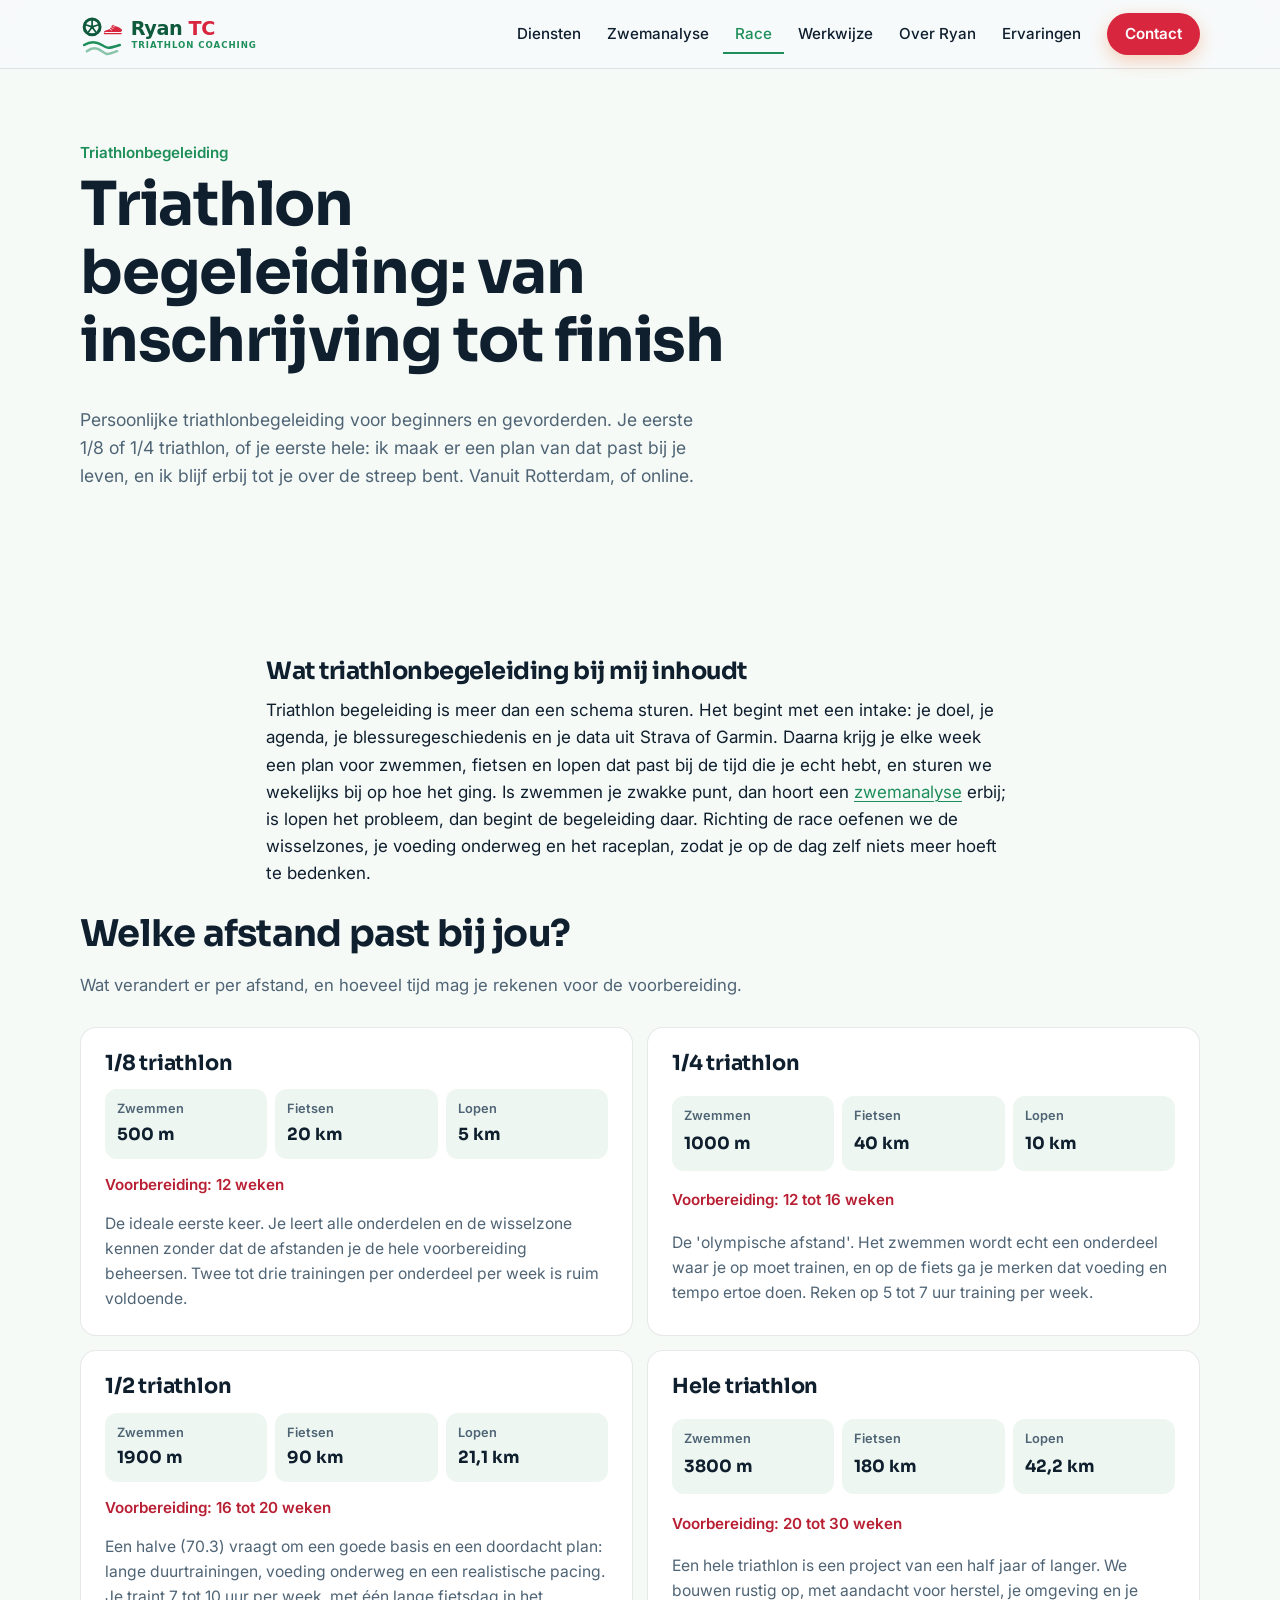
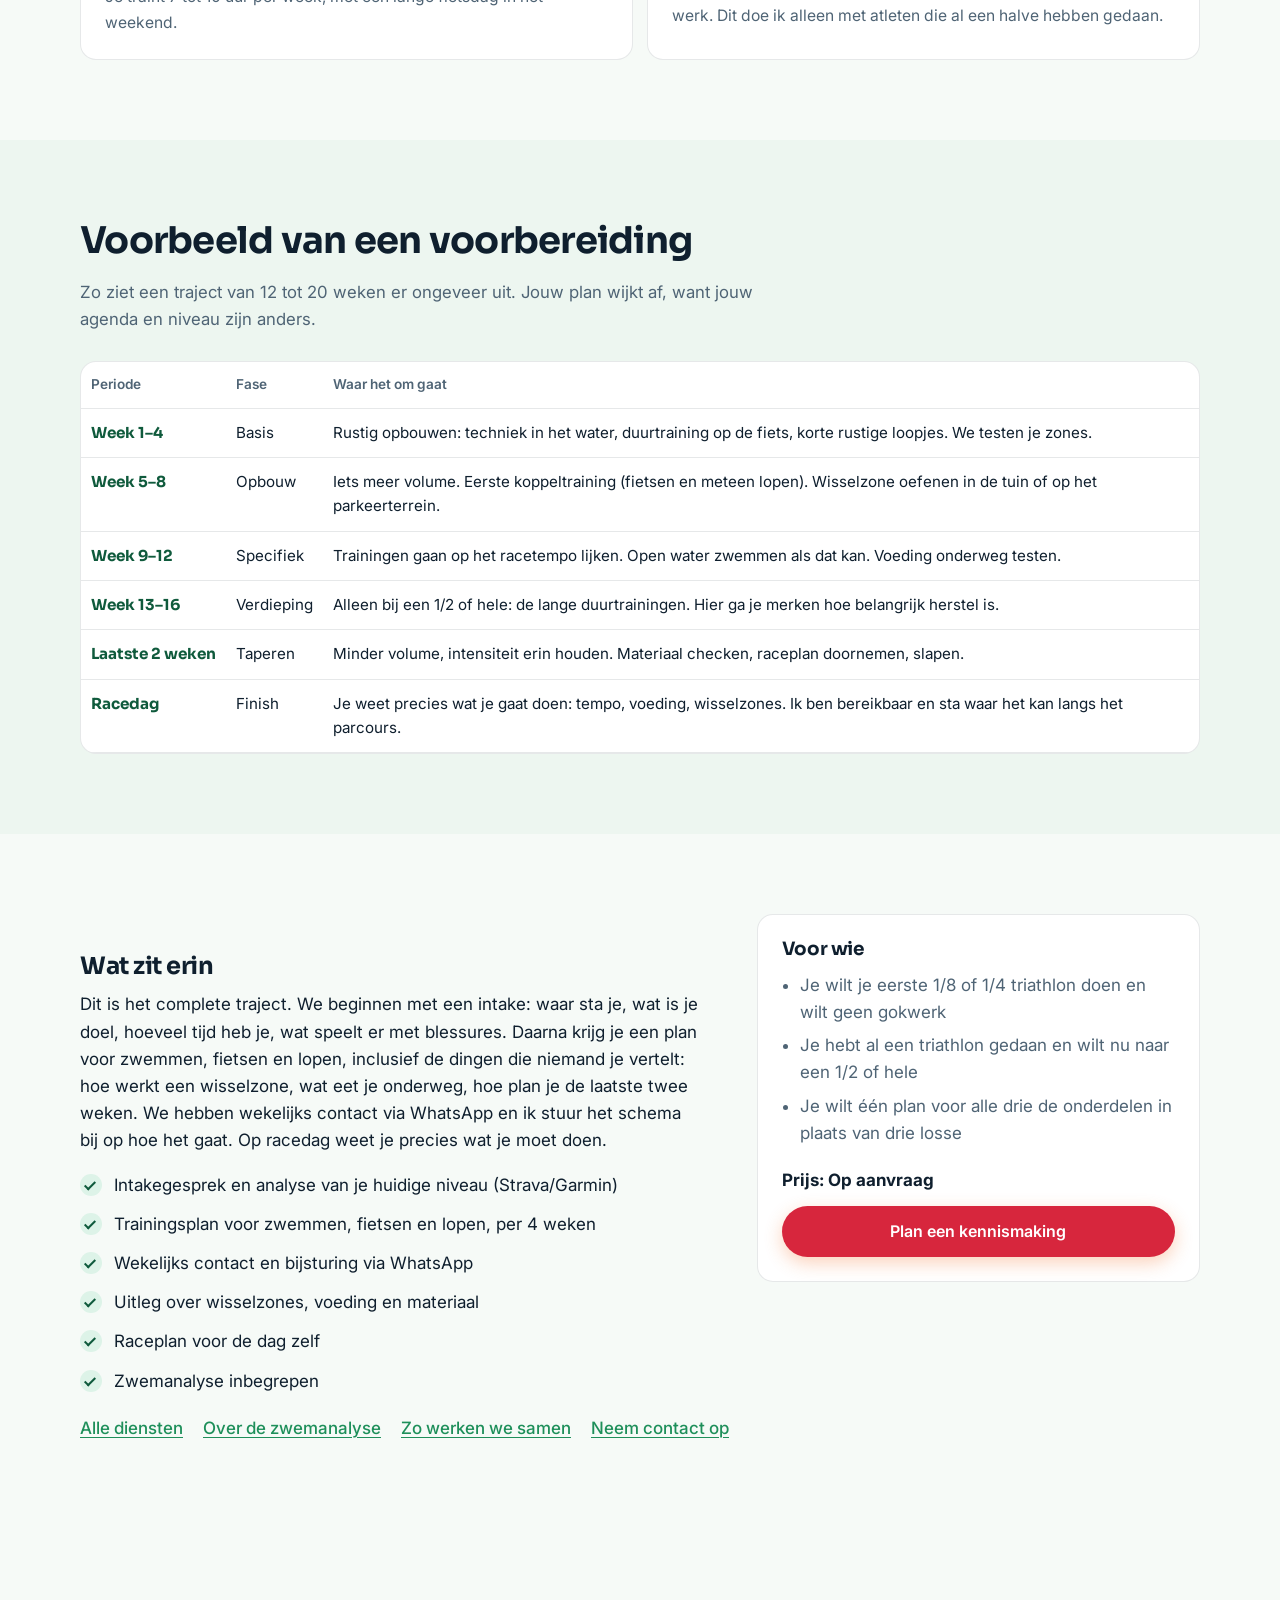
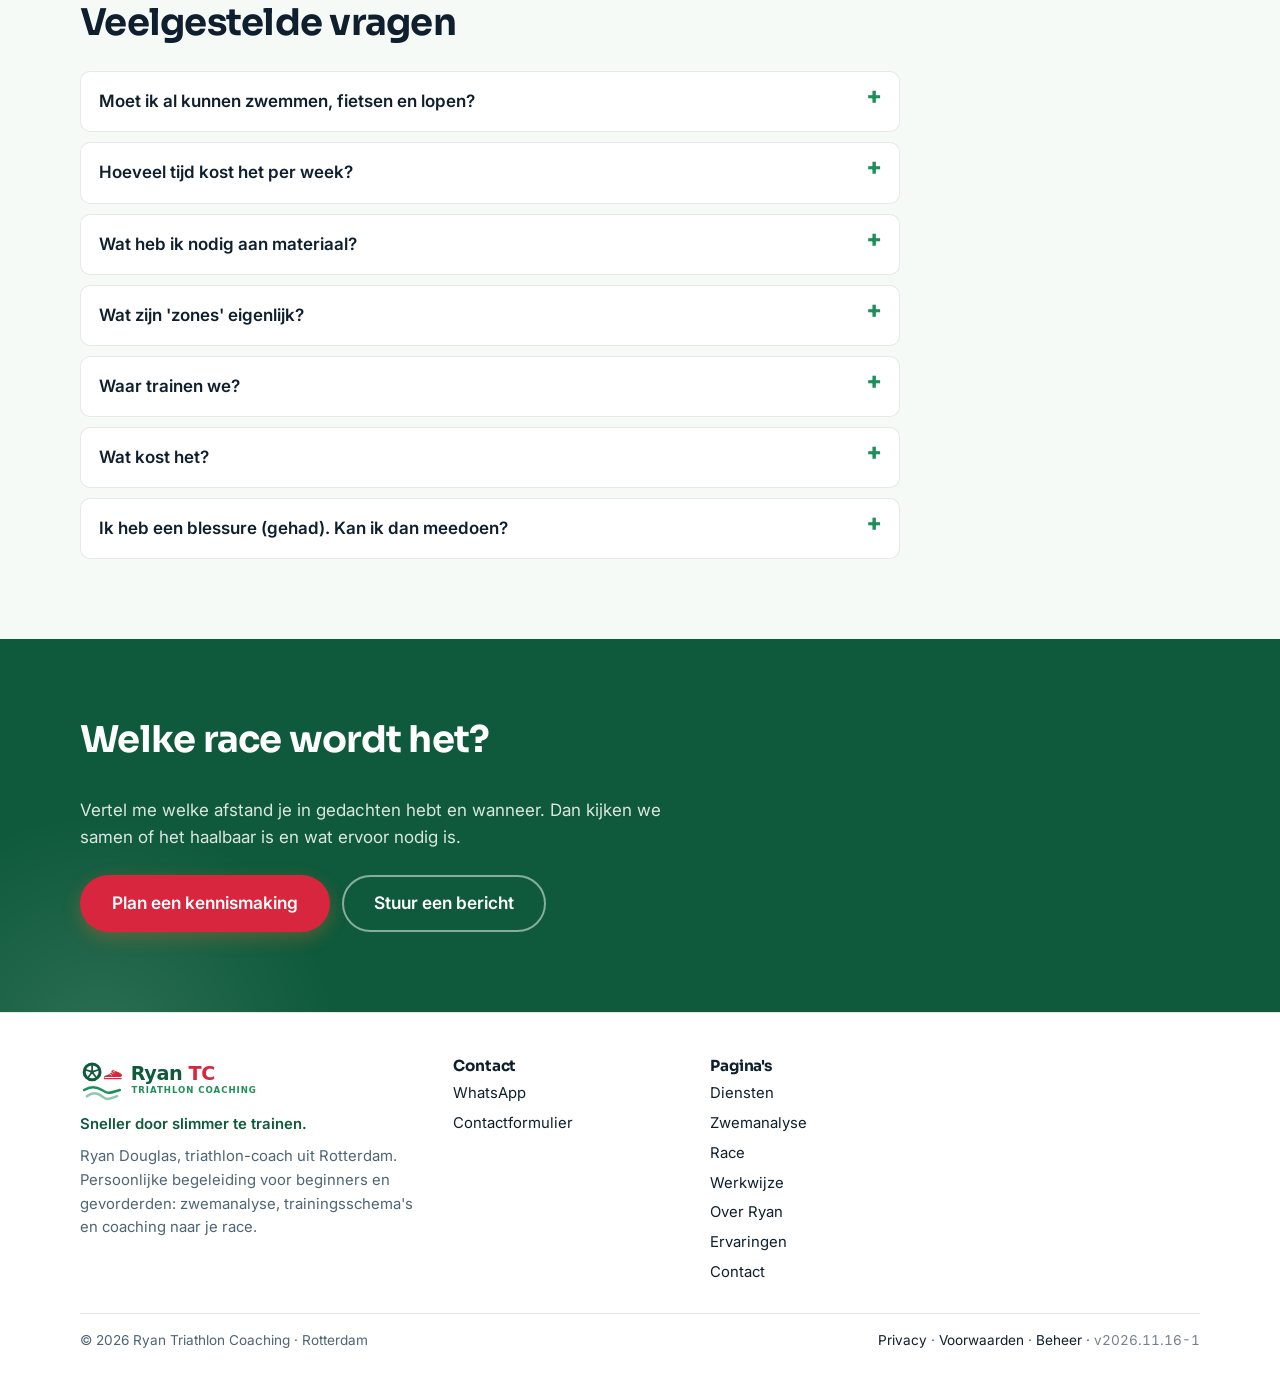
<file: race.html>
<!DOCTYPE html>
<html lang="nl">
<head>
  <meta charset="UTF-8">
  <meta name="viewport" content="width=device-width, initial-scale=1, viewport-fit=cover">
  <title>Triathlon begeleiding naar je eerste race | Ryan Triathlon Coaching</title>
  <meta name="description" content="Triathlonbegeleiding vanuit Rotterdam: intake, een plan per week voor zwemmen, fietsen en lopen, wekelijks contact via WhatsApp en een raceplan voor je 1/8, 1/4, 1/2 of hele triathlon.">
  <meta name="theme-color" content="#F6FAF7">
  <meta name="version" content="2026.11.16-1">
  
  <link rel="canonical" href="https://ryantricoaching.nl/race.html">
  <meta property="og:type" content="website">
  <meta property="og:locale" content="nl_NL">
  <meta property="og:site_name" content="Ryan Triathlon Coaching">
  <meta property="og:title" content="Triathlon begeleiding naar je eerste race | Ryan Triathlon Coaching">
  <meta property="og:description" content="Triathlonbegeleiding vanuit Rotterdam: intake, een plan per week voor zwemmen, fietsen en lopen, wekelijks contact via WhatsApp en een raceplan voor je 1/8, 1/4, 1/2 of hele triathlon.">
  <meta property="og:url" content="https://ryantricoaching.nl/race.html">
  <meta property="og:image" content="https://ryantricoaching.nl/assets/og.png">
  <meta property="og:image:alt" content="Ryan Triathlon Coaching: triathlon-coaching in Rotterdam">
  <meta name="twitter:card" content="summary_large_image">
  <meta name="twitter:title" content="Triathlon begeleiding naar je eerste race | Ryan Triathlon Coaching">
  <meta name="twitter:description" content="Triathlonbegeleiding vanuit Rotterdam: intake, een plan per week voor zwemmen, fietsen en lopen, wekelijks contact via WhatsApp en een raceplan voor je 1/8, 1/4, 1/2 of hele triathlon.">
  <link rel="icon" href="assets/logo/icon.svg" type="image/svg+xml">
  <link rel="icon" href="assets/logo/icon-32.png" sizes="32x32" type="image/png">
  <link rel="apple-touch-icon" href="assets/logo/icon-180.png">
  <link rel="manifest" href="manifest.webmanifest">
  <link rel="preconnect" href="https://fonts.googleapis.com">
  <link rel="preconnect" href="https://fonts.gstatic.com" crossorigin>
  <link href="https://fonts.googleapis.com/css2?family=Sora:wght@700&family=Inter:wght@400;500;600&display=swap" rel="stylesheet" media="print" onload="this.media='all'">
  <noscript><link href="https://fonts.googleapis.com/css2?family=Sora:wght@700&family=Inter:wght@400;500;600&display=swap" rel="stylesheet"></noscript>
  <link rel="stylesheet" href="assets/css/base.css?v=2026.11.16-1">
  <link rel="stylesheet" href="assets/css/site.css?v=2026.11.16-1">
  <script type="application/ld+json" id="schema">{"@context": "https://schema.org", "@graph": [{"@type": "Person", "@id": "https://ryantricoaching.nl/#ryan", "name": "Ryan Douglas", "jobTitle": "Triathlon-coach", "url": "https://ryantricoaching.nl/over.html", "image": "https://ryantricoaching.nl/assets/img/ryan.jpg", "address": {"@type": "PostalAddress", "addressLocality": "Rotterdam", "addressCountry": "NL"}, "worksFor": {"@id": "https://ryantricoaching.nl/#business"}, "memberOf": [{"@type": "SportsTeam", "name": "TVS'90", "sport": "Triathlon"}, {"@type": "SportsTeam", "name": "CS010", "sport": "Wielrennen"}]}, {"@type": "SportsActivityLocation", "@id": "https://ryantricoaching.nl/#business", "name": "Ryan Triathlon Coaching", "url": "https://ryantricoaching.nl/", "image": "https://ryantricoaching.nl/assets/og.png", "logo": "https://ryantricoaching.nl/assets/logo/icon-512.png", "description": "Persoonlijke coaching door een triathlon-coach in Rotterdam, voor beginners en gevorderden: zwemanalyse, trainingsschema's en begeleiding naar je 1/8, 1/4, 1/2 of hele triathlon. Door iemand die zelf vier hele triathlons finishte en het hele jaar buiten zwemt. Met jou op de plek waar je traint.", "address": {"@type": "PostalAddress", "addressLocality": "Rotterdam", "addressRegion": "Zuid-Holland", "addressCountry": "NL"}, "areaServed": ["Rotterdam", "Zuid-Holland", "Nederland (online)"], "priceRange": "Op aanvraag", "founder": {"@id": "https://ryantricoaching.nl/#ryan"}, "employee": {"@id": "https://ryantricoaching.nl/#ryan"}}, {"@type": "WebSite", "@id": "https://ryantricoaching.nl/#website", "name": "Ryan Triathlon Coaching", "url": "https://ryantricoaching.nl/", "inLanguage": "nl-NL", "publisher": {"@id": "https://ryantricoaching.nl/#business"}}, {"@type": "Service", "@id": "https://ryantricoaching.nl/#service-zwemanalyse", "name": "Zwemanalyse", "serviceType": "Zwemanalyse met onderwatervideo", "description": "Onderwateropname van je slag, analyse met ingesproken feedback die je frame voor frame terugkijkt. Je krijgt 3 tot 5 concrete verbeterpunten plus oefeningen.", "provider": {"@id": "https://ryantricoaching.nl/#business"}, "areaServed": ["Rotterdam", "Zuid-Holland", "Nederland (online)"], "url": "https://ryantricoaching.nl/zwemanalyse.html", "alternateName": ["Zwem analyse", "Zwem analyses", "Zwemanalyses", "Onderwater zwemanalyse", "Zwemanalyse Rotterdam"]}, {"@type": "Service", "@id": "https://ryantricoaching.nl/#service-schemas", "name": "Trainingsschema's fietsen en lopen", "serviceType": "Hardloopbegeleiding en fietsschema op maat", "description": "Een schema op maat voor je doel en je beschikbare tijd, in heldere taal, met tempo- en hartslaggrenzen die je zo op je Garmin zet.", "provider": {"@id": "https://ryantricoaching.nl/#business"}, "areaServed": ["Rotterdam", "Zuid-Holland", "Nederland (online)"], "url": "https://ryantricoaching.nl/diensten.html#schemas", "alternateName": ["Hardloopbegeleiding", "Hardloop begeleiding", "Hardloopcoach Rotterdam", "Loopschema op maat", "Triathlon trainingsschema", "Trainingsschema fietsen en lopen"]}, {"@type": "Service", "@id": "https://ryantricoaching.nl/#service-race", "name": "Begeleiding naar je race", "serviceType": "Triathlonbegeleiding: van inschrijving tot finish", "description": "Van intake tot finish: 1/8, 1/4, 1/2 of hele triathlon. Wekelijks contact via WhatsApp, schema's voor alle drie de onderdelen, wisselzones en racedag.", "provider": {"@id": "https://ryantricoaching.nl/#business"}, "areaServed": ["Rotterdam", "Zuid-Holland", "Nederland (online)"], "url": "https://ryantricoaching.nl/race.html", "alternateName": ["Triathlon begeleiding", "Triathlonbegeleiding", "Triathlon coaching", "Triathlontrainer Rotterdam", "Begeleiding eerste triathlon"]}, {"@type": "WebPage", "@id": "https://ryantricoaching.nl/race.html#webpage", "url": "https://ryantricoaching.nl/race.html", "name": "Triathlon begeleiding naar je eerste race | Ryan Triathlon Coaching", "description": "Triathlonbegeleiding vanuit Rotterdam: intake, een plan per week voor zwemmen, fietsen en lopen, wekelijks contact via WhatsApp en een raceplan voor je 1/8, 1/4, 1/2 of hele triathlon.", "inLanguage": "nl-NL", "isPartOf": {"@id": "https://ryantricoaching.nl/#website"}, "about": {"@id": "https://ryantricoaching.nl/#business"}, "primaryImageOfPage": "https://ryantricoaching.nl/assets/og.png"}, {"@type": "BreadcrumbList", "@id": "https://ryantricoaching.nl/race.html#breadcrumb", "itemListElement": [{"@type": "ListItem", "position": 1, "name": "Home", "item": "https://ryantricoaching.nl/"}, {"@type": "ListItem", "position": 2, "name": "Diensten", "item": "https://ryantricoaching.nl/diensten.html"}, {"@type": "ListItem", "position": 3, "name": "Begeleiding naar je race", "item": "https://ryantricoaching.nl/race.html"}]}]}</script>
  <script type="module" src="assets/js/site.js?v=2026.11.16-1"></script>
</head>
<body class="has-sticky" data-page="race">
  <a class="skip" href="#inhoud">Naar de inhoud</a>
  <div id="demo-banner" class="demo-banner" hidden>Voorbeeldweergave: je ziet nog niet gepubliceerde demo-gegevens uit deze browser.</div>
  <div id="announcement" class="announcement" hidden></div>

  <header class="topbar" id="top">
    <div class="wrap topbar-inner">
      <a class="brand" href="./" aria-label="Ryan Triathlon Coaching – home">
        <img src="assets/logo/logo.svg" alt="Ryan Triathlon Coaching" width="206" height="44">
      </a>
      <nav class="nav" aria-label="Hoofdmenu">
        <a href="diensten.html">Diensten</a><a href="zwemanalyse.html">Zwemanalyse</a><a href="race.html">Race</a><a href="werkwijze.html">Werkwijze</a><a href="over.html">Over Ryan</a><a href="ervaringen.html">Ervaringen</a>
      </nav>
      <a class="btn btn-primary btn-sm cta-top" href="contact.html">Contact</a>
      <details class="menu">
        <summary aria-label="Menu openen"><svg viewBox="0 0 24 24" fill="none" stroke="currentColor" stroke-width="2" stroke-linecap="round" aria-hidden="true"><path d="M4 7h16M4 12h16M4 17h16"/></svg></summary>
        <nav class="menu-panel" aria-label="Menu">
          <a href="diensten.html">Diensten</a><a href="zwemanalyse.html">Zwemanalyse</a><a href="race.html">Race</a><a href="werkwijze.html">Werkwijze</a><a href="over.html">Over Ryan</a><a href="ervaringen.html">Ervaringen</a>
          <a class="cta" href="contact.html">Contact</a>
        </nav>
      </details>
    </div>
  </header>

  <main id="inhoud">
    <div class="wrap page-head">
      <div class="kicker">Triathlonbegeleiding</div>
      <h1>Triathlon begeleiding: van inschrijving tot finish</h1>
      <p>Persoonlijke triathlonbegeleiding voor beginners en gevorderden. Je eerste 1/8 of 1/4 triathlon, of je eerste hele: ik maak er een plan van dat past bij je leven, en ik blijf erbij tot je over de streep bent. Vanuit Rotterdam, of online.</p>
    </div>

    <section class="section" aria-labelledby="tb-title" style="padding-bottom:0">
      <div class="wrap prose">
        <h2 id="tb-title">Wat triathlonbegeleiding bij mij inhoudt</h2>
        <p>Triathlon begeleiding is meer dan een schema sturen. Het begint met een intake: je doel, je agenda, je blessuregeschiedenis en je data uit Strava of Garmin. Daarna krijg je elke week een plan voor zwemmen, fietsen en lopen dat past bij de tijd die je echt hebt, en sturen we wekelijks bij op hoe het ging. Is zwemmen je zwakke punt, dan hoort een <a href="zwemanalyse.html">zwemanalyse</a> erbij; is lopen het probleem, dan begint de begeleiding daar. Richting de race oefenen we de wisselzones, je voeding onderweg en het raceplan, zodat je op de dag zelf niets meer hoeft te bedenken.</p>
      </div>
    </section>
    <section class="section" aria-labelledby="afst-title" style="padding-top:8px">
      <div class="wrap">
        <div class="section-head"><h2 id="afst-title">Welke afstand past bij jou?</h2><p>Wat verandert er per afstand, en hoeveel tijd mag je rekenen voor de voorbereiding.</p></div>
        <div class="afstanden" id="afstanden"><article class="afstand" id="achtste"><h3>1/8 triathlon</h3><div class="parts"><div class="part"><span>Zwemmen</span><strong>500 m</strong></div><div class="part"><span>Fietsen</span><strong>20 km</strong></div><div class="part"><span>Lopen</span><strong>5 km</strong></div></div><span class="weken">Voorbereiding: 12 weken</span><p>De ideale eerste keer. Je leert alle onderdelen en de wisselzone kennen zonder dat de afstanden je de hele voorbereiding beheersen. Twee tot drie trainingen per onderdeel per week is ruim voldoende.</p></article><article class="afstand" id="kwart"><h3>1/4 triathlon</h3><div class="parts"><div class="part"><span>Zwemmen</span><strong>1000 m</strong></div><div class="part"><span>Fietsen</span><strong>40 km</strong></div><div class="part"><span>Lopen</span><strong>10 km</strong></div></div><span class="weken">Voorbereiding: 12 tot 16 weken</span><p>De &#x27;olympische afstand&#x27;. Het zwemmen wordt echt een onderdeel waar je op moet trainen, en op de fiets ga je merken dat voeding en tempo ertoe doen. Reken op 5 tot 7 uur training per week.</p></article><article class="afstand" id="half"><h3>1/2 triathlon</h3><div class="parts"><div class="part"><span>Zwemmen</span><strong>1900 m</strong></div><div class="part"><span>Fietsen</span><strong>90 km</strong></div><div class="part"><span>Lopen</span><strong>21,1 km</strong></div></div><span class="weken">Voorbereiding: 16 tot 20 weken</span><p>Een halve (70.3) vraagt om een goede basis en een doordacht plan: lange duurtrainingen, voeding onderweg en een realistische pacing. Je traint 7 tot 10 uur per week, met één lange fietsdag in het weekend.</p></article><article class="afstand" id="heel"><h3>Hele triathlon</h3><div class="parts"><div class="part"><span>Zwemmen</span><strong>3800 m</strong></div><div class="part"><span>Fietsen</span><strong>180 km</strong></div><div class="part"><span>Lopen</span><strong>42,2 km</strong></div></div><span class="weken">Voorbereiding: 20 tot 30 weken</span><p>Een hele triathlon is een project van een half jaar of langer. We bouwen rustig op, met aandacht voor herstel, je omgeving en je werk. Dit doe ik alleen met atleten die al een halve hebben gedaan.</p></article></div>
      </div>
    </section>
    <section class="section section-alt" aria-labelledby="tl-title">
      <div class="wrap">
        <div class="section-head"><h2 id="tl-title">Voorbeeld van een voorbereiding</h2><p>Zo ziet een traject van 12 tot 20 weken er ongeveer uit. Jouw plan wijkt af, want jouw agenda en niveau zijn anders.</p></div>
        <div class="table-wrap"><table class="weekplan"><thead><tr><th>Periode</th><th>Fase</th><th>Waar het om gaat</th></tr></thead><tbody><tr><td>Week 1–4</td><td>Basis</td><td>Rustig opbouwen: techniek in het water, duurtraining op de fiets, korte rustige loopjes. We testen je zones.</td></tr><tr><td>Week 5–8</td><td>Opbouw</td><td>Iets meer volume. Eerste koppeltraining (fietsen en meteen lopen). Wisselzone oefenen in de tuin of op het parkeerterrein.</td></tr><tr><td>Week 9–12</td><td>Specifiek</td><td>Trainingen gaan op het racetempo lijken. Open water zwemmen als dat kan. Voeding onderweg testen.</td></tr><tr><td>Week 13–16</td><td>Verdieping</td><td>Alleen bij een 1/2 of hele: de lange duurtrainingen. Hier ga je merken hoe belangrijk herstel is.</td></tr><tr><td>Laatste 2 weken</td><td>Taperen</td><td>Minder volume, intensiteit erin houden. Materiaal checken, raceplan doornemen, slapen.</td></tr><tr><td>Racedag</td><td>Finish</td><td>Je weet precies wat je gaat doen: tempo, voeding, wisselzones. Ik ben bereikbaar en sta waar het kan langs het parcours.</td></tr></tbody></table></div>
      </div>
    </section>
    <section class="section" aria-labelledby="inb-title">
      <div class="wrap two-col">
        <div class="prose">
          <h2 id="inb-title">Wat zit erin</h2>
          <p>Dit is het complete traject. We beginnen met een intake: waar sta je, wat is je doel, hoeveel tijd heb je, wat speelt er met blessures. Daarna krijg je een plan voor zwemmen, fietsen en lopen, inclusief de dingen die niemand je vertelt: hoe werkt een wisselzone, wat eet je onderweg, hoe plan je de laatste twee weken. We hebben wekelijks contact via WhatsApp en ik stuur het schema bij op hoe het gaat. Op racedag weet je precies wat je moet doen.</p>
          <ul class="checklist"><li>Intakegesprek en analyse van je huidige niveau (Strava/Garmin)</li><li>Trainingsplan voor zwemmen, fietsen en lopen, per 4 weken</li><li>Wekelijks contact en bijsturing via WhatsApp</li><li>Uitleg over wisselzones, voeding en materiaal</li><li>Raceplan voor de dag zelf</li><li>Zwemanalyse inbegrepen</li></ul>
        </div>
        <aside class="card aside-card">
          <h2>Voor wie</h2>
          <ul><li>Je wilt je eerste 1/8 of 1/4 triathlon doen en wilt geen gokwerk</li><li>Je hebt al een triathlon gedaan en wilt nu naar een 1/2 of hele</li><li>Je wilt één plan voor alle drie de onderdelen in plaats van drie losse</li></ul>
          <p style="margin:8px 0 0"><strong>Prijs: Op aanvraag</strong></p>
          <a class="btn btn-primary wa-link" href="contact.html#formulier">Plan een kennismaking</a>
        </aside>
      </div>
      <div class="wrap"><p class="links-rij"><a href="diensten.html">Alle diensten</a><a href="zwemanalyse.html">Over de zwemanalyse</a><a href="werkwijze.html">Zo werken we samen</a><a href="contact.html">Neem contact op</a></p></div>
    </section>
    <section class="section" aria-labelledby="faq-title">
      <div class="wrap">
        <div class="section-head"><h2 id="faq-title">Veelgestelde vragen</h2></div>
        <div class="faq-list" id="faq" data-faq="algemeen"><details class="faq"><summary>Moet ik al kunnen zwemmen, fietsen en lopen?</summary><p>Een beetje. Als je 200 meter kunt zwemmen zonder te stoppen, een uur kunt fietsen en een half uur kunt hardlopen, kun je in 12 weken klaar zijn voor een 1/8 triathlon. Kun je dat nog niet, dan beginnen we daar.</p></details><details class="faq"><summary>Hoeveel tijd kost het per week?</summary><p>Voor een 1/8 of 1/4 triathlon reken je op 4 tot 7 uur per week. Voor een halve 7 tot 10 uur. Ik maak het schema rond jouw agenda, niet andersom.</p></details><details class="faq"><summary>Wat heb ik nodig aan materiaal?</summary><p>Een fiets die veilig rijdt, hardloopschoenen die bij je passen en een zwembril. Een sporthorloge (Garmin of vergelijkbaar) is handig omdat ik dan je data kan zien, maar niet verplicht. Een wetsuit huur je voor je eerste race gewoon.</p></details><details class="faq"><summary>Wat zijn &#x27;zones&#x27; eigenlijk?</summary><p>Zones zijn tempo- of hartslaggebieden: hoe hard je traint. De meeste training doe je rustig (zone 1 en 2), een klein deel pittig. Ik leg je uit wat jouw zones zijn en hoe je ze op je horloge zet, zodat je weet wanneer rustig echt rustig is.</p></details><details class="faq"><summary>Waar trainen we?</summary><p>Je traint zelf, op je eigen plek en in je eigen tijd. De zwemanalyse en de kennismaking doen we in Rotterdam of omgeving. Verder gaat het contact via WhatsApp en kijk ik mee via Strava of Garmin.</p></details><details class="faq"><summary>Wat kost het?</summary><p>Op aanvraag. Ik werk met een klein aantal atleten tegelijk, dus we kijken samen wat past bij wat je nodig hebt. De kennismaking is gratis.</p></details><details class="faq"><summary>Ik heb een blessure (gehad). Kan ik dan meedoen?</summary><p>Ja, daar houden we rekening mee in het plan. Ik ben geen fysiotherapeut, dus bij twijfel verwijs ik je eerst door. Maar een plan dat rekening houdt met je geschiedenis voorkomt vaak dat het terugkomt.</p></details></div>
      </div>
    </section>
    <section class="section cta-band" aria-labelledby="cta-title">
      <div class="wrap">
        <h2 id="cta-title">Welke race wordt het?</h2>
        <p>Vertel me welke afstand je in gedachten hebt en wanneer. Dan kijken we samen of het haalbaar is en wat ervoor nodig is.</p>
        <div class="hero-cta">
          <a class="btn btn-primary btn-lg wa-link" href="contact.html#formulier" data-cta="primair">Plan een kennismaking</a>
          <a class="btn btn-ghost btn-lg" href="contact.html">Stuur een bericht</a>
        </div>
      </div>
    </section>
  </main>

  <footer class="footer" id="contact-footer">
    <div class="wrap">
      <div class="footer-grid">
        <div>
          <img src="assets/logo/logo.svg" alt="Ryan Triathlon Coaching" width="206" height="44" loading="lazy">
          <p class="tagline" id="footer-tagline">Sneller door slimmer te trainen.</p>
          <p>Ryan Douglas, triathlon-coach uit Rotterdam. Persoonlijke begeleiding voor beginners en gevorderden: zwemanalyse, trainingsschema's en coaching naar je race.</p>
        </div>
        <div>
          <h3>Contact</h3>
          <ul>
            <li><a class="wa-link" href="contact.html#formulier">WhatsApp</a></li>
            <li><a href="contact.html">Contactformulier</a></li>
            <li id="contact-mail" hidden><span data-k="email"></span></li>
          </ul>
        </div>
        <div>
          <h3>Pagina's</h3>
          <ul>
            <li><a href="diensten.html">Diensten</a></li><li><a href="zwemanalyse.html">Zwemanalyse</a></li><li><a href="race.html">Race</a></li><li><a href="werkwijze.html">Werkwijze</a></li><li><a href="over.html">Over Ryan</a></li><li><a href="ervaringen.html">Ervaringen</a></li>
            <li><a href="contact.html">Contact</a></li>
          </ul>
        </div>
        <div>
          <h3 class="social-head" hidden>Volg Ryan</h3>
          <ul class="social-links" hidden></ul>
        </div>
      </div>
      <div class="footer-bottom">
        <span>© <span id="jaar">2026</span> Ryan Triathlon Coaching · Rotterdam<span id="footer-kvk" hidden> · KvK <span data-k="kvk"></span></span></span>
        <span><a href="privacy.html">Privacy</a> · <a href="voorwaarden.html">Voorwaarden</a> · <a href="beheer.html" rel="nofollow">Beheer</a> · <span class="versie" id="versie" title="Versie van de website">v2026.11.16-1</span></span>
      </div>
    </div>
  </footer>

  <div class="sticky-cta" id="sticky-cta">
    <a class="btn btn-primary" href="contact.html">Plan een kennismaking</a>
    <a class="btn btn-wa wa-link" href="contact.html#formulier" aria-label="WhatsApp"><svg viewBox="0 0 24 24" fill="currentColor" aria-hidden="true"><path d="M12 2a10 10 0 0 0-8.6 15.1L2 22l5-1.3A10 10 0 1 0 12 2zm0 1.8a8.2 8.2 0 1 1-4.2 15.3l-.3-.2-3 .8.8-2.9-.2-.3A8.2 8.2 0 0 1 12 3.8zm-3.3 4.4c-.2 0-.5 0-.7.3-.3.3-1 1-1 2.4s1 2.8 1.2 3c.1.2 2 3.2 5 4.4 2.5 1 3 .8 3.5.7.5-.1 1.7-.7 1.9-1.4.2-.7.2-1.2.2-1.4-.1-.1-.3-.2-.6-.3l-2-1c-.3-.1-.5-.2-.7.1l-.9 1.1c-.2.2-.3.2-.6.1a6.7 6.7 0 0 1-3.4-3c-.2-.4.3-.4.8-1.4.1-.2 0-.4 0-.5l-.9-2.1c-.2-.6-.5-.5-.7-.5h-.6z"/></svg></a>
  </div>
</body>
</html>
</file>
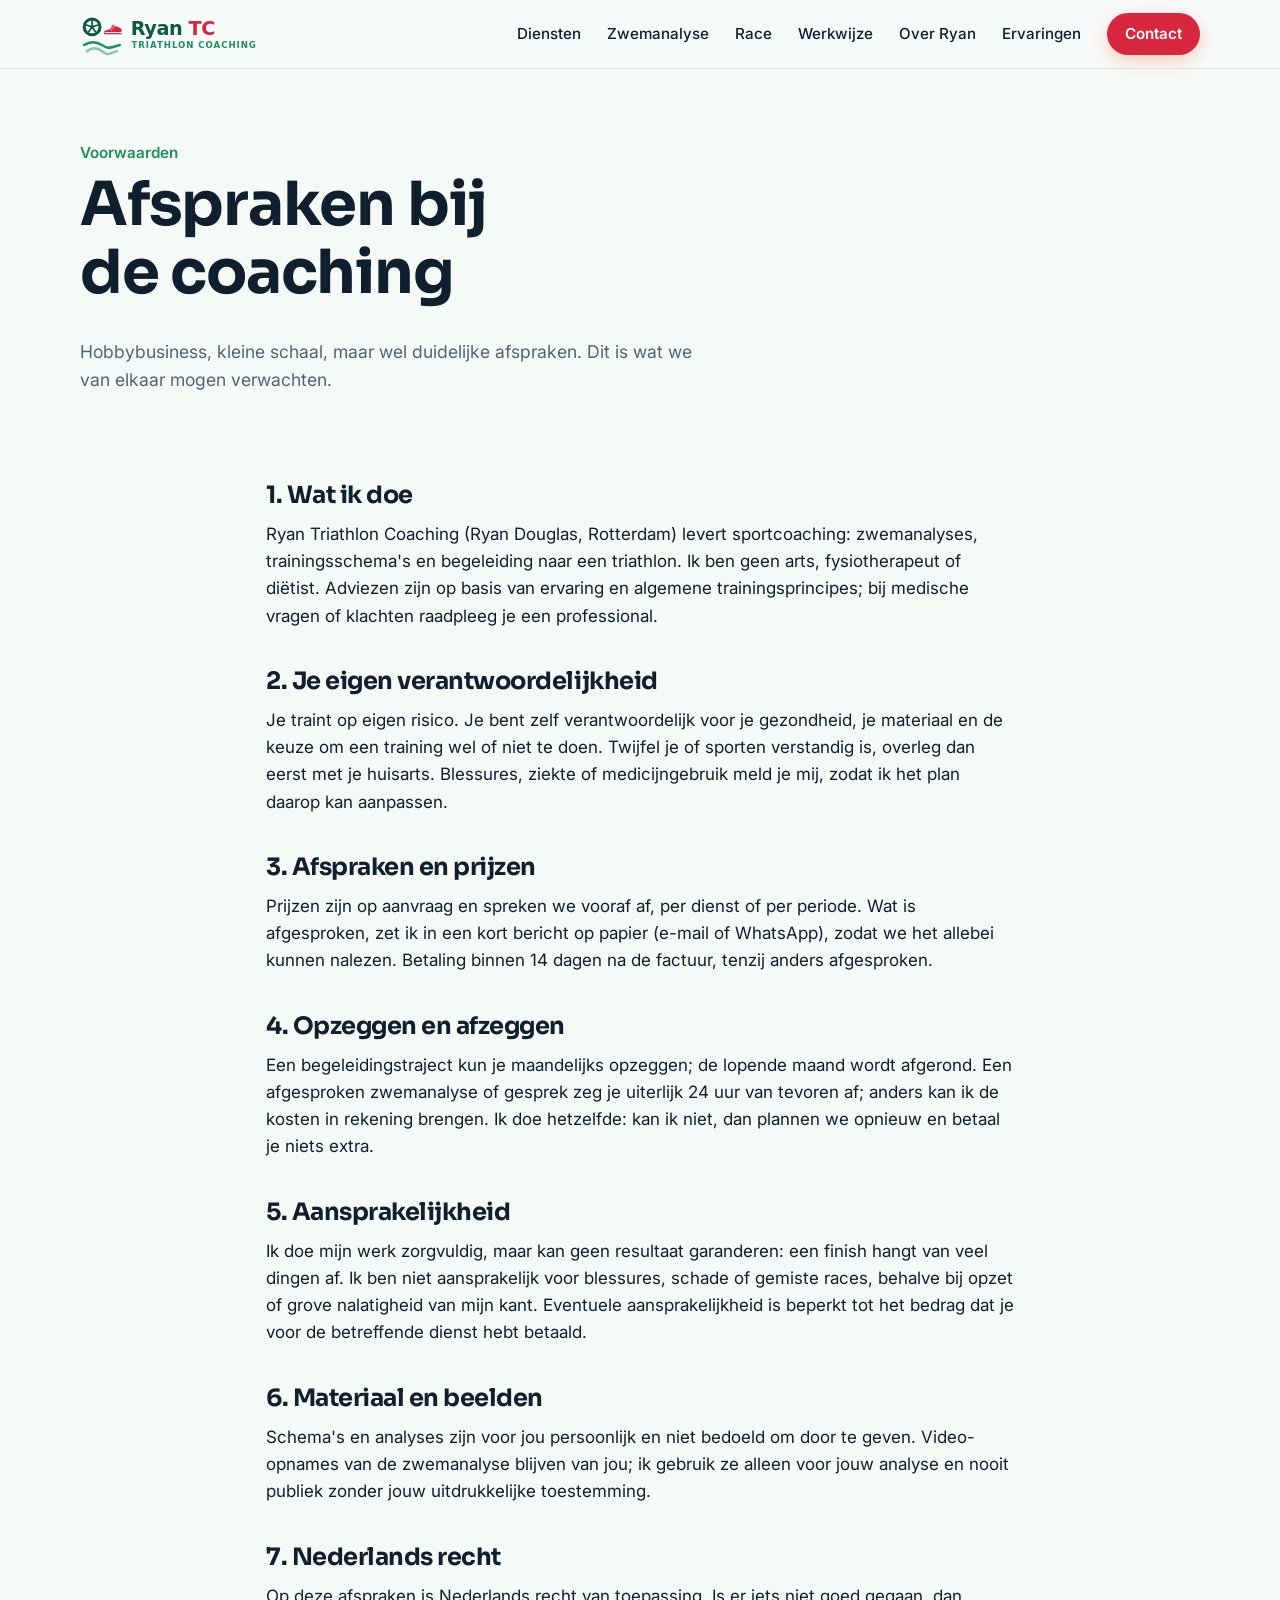
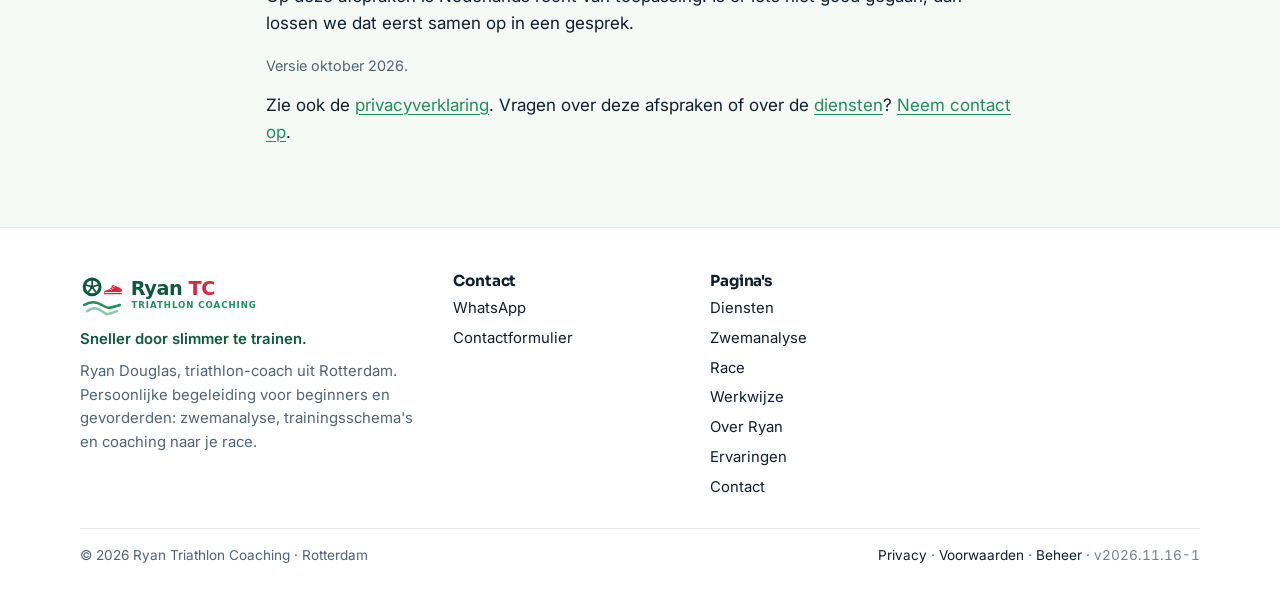
<file: voorwaarden.html>
<!DOCTYPE html>
<html lang="nl">
<head>
  <meta charset="UTF-8">
  <meta name="viewport" content="width=device-width, initial-scale=1, viewport-fit=cover">
  <title>Voorwaarden | Ryan Triathlon Coaching</title>
  <meta name="description" content="De afspraken bij triathlon-coaching door Ryan Triathlon Coaching: eigen verantwoordelijkheid, prijzen, opzeggen, betaling en aansprakelijkheid.">
  <meta name="theme-color" content="#F6FAF7">
  <meta name="version" content="2026.11.16-1">
  
  <link rel="canonical" href="https://ryantricoaching.nl/voorwaarden.html">
  <meta property="og:type" content="website">
  <meta property="og:locale" content="nl_NL">
  <meta property="og:site_name" content="Ryan Triathlon Coaching">
  <meta property="og:title" content="Voorwaarden | Ryan Triathlon Coaching">
  <meta property="og:description" content="De afspraken bij triathlon-coaching door Ryan Triathlon Coaching: eigen verantwoordelijkheid, prijzen, opzeggen, betaling en aansprakelijkheid.">
  <meta property="og:url" content="https://ryantricoaching.nl/voorwaarden.html">
  <meta property="og:image" content="https://ryantricoaching.nl/assets/og.png">
  <meta property="og:image:alt" content="Ryan Triathlon Coaching: triathlon-coaching in Rotterdam">
  <meta name="twitter:card" content="summary_large_image">
  <meta name="twitter:title" content="Voorwaarden | Ryan Triathlon Coaching">
  <meta name="twitter:description" content="De afspraken bij triathlon-coaching door Ryan Triathlon Coaching: eigen verantwoordelijkheid, prijzen, opzeggen, betaling en aansprakelijkheid.">
  <link rel="icon" href="assets/logo/icon.svg" type="image/svg+xml">
  <link rel="icon" href="assets/logo/icon-32.png" sizes="32x32" type="image/png">
  <link rel="apple-touch-icon" href="assets/logo/icon-180.png">
  <link rel="manifest" href="manifest.webmanifest">
  <link rel="preconnect" href="https://fonts.googleapis.com">
  <link rel="preconnect" href="https://fonts.gstatic.com" crossorigin>
  <link href="https://fonts.googleapis.com/css2?family=Sora:wght@700&family=Inter:wght@400;500;600&display=swap" rel="stylesheet" media="print" onload="this.media='all'">
  <noscript><link href="https://fonts.googleapis.com/css2?family=Sora:wght@700&family=Inter:wght@400;500;600&display=swap" rel="stylesheet"></noscript>
  <link rel="stylesheet" href="assets/css/base.css?v=2026.11.16-1">
  <link rel="stylesheet" href="assets/css/site.css?v=2026.11.16-1">
  <script type="application/ld+json" id="schema">{"@context": "https://schema.org", "@graph": [{"@type": "Person", "@id": "https://ryantricoaching.nl/#ryan", "name": "Ryan Douglas", "jobTitle": "Triathlon-coach", "url": "https://ryantricoaching.nl/over.html", "image": "https://ryantricoaching.nl/assets/img/ryan.jpg", "address": {"@type": "PostalAddress", "addressLocality": "Rotterdam", "addressCountry": "NL"}, "worksFor": {"@id": "https://ryantricoaching.nl/#business"}, "memberOf": [{"@type": "SportsTeam", "name": "TVS'90", "sport": "Triathlon"}, {"@type": "SportsTeam", "name": "CS010", "sport": "Wielrennen"}]}, {"@type": "SportsActivityLocation", "@id": "https://ryantricoaching.nl/#business", "name": "Ryan Triathlon Coaching", "url": "https://ryantricoaching.nl/", "image": "https://ryantricoaching.nl/assets/og.png", "logo": "https://ryantricoaching.nl/assets/logo/icon-512.png", "description": "Persoonlijke coaching door een triathlon-coach in Rotterdam, voor beginners en gevorderden: zwemanalyse, trainingsschema's en begeleiding naar je 1/8, 1/4, 1/2 of hele triathlon. Door iemand die zelf vier hele triathlons finishte en het hele jaar buiten zwemt. Met jou op de plek waar je traint.", "address": {"@type": "PostalAddress", "addressLocality": "Rotterdam", "addressRegion": "Zuid-Holland", "addressCountry": "NL"}, "areaServed": ["Rotterdam", "Zuid-Holland", "Nederland (online)"], "priceRange": "Op aanvraag", "founder": {"@id": "https://ryantricoaching.nl/#ryan"}, "employee": {"@id": "https://ryantricoaching.nl/#ryan"}}, {"@type": "WebSite", "@id": "https://ryantricoaching.nl/#website", "name": "Ryan Triathlon Coaching", "url": "https://ryantricoaching.nl/", "inLanguage": "nl-NL", "publisher": {"@id": "https://ryantricoaching.nl/#business"}}, {"@type": "Service", "@id": "https://ryantricoaching.nl/#service-zwemanalyse", "name": "Zwemanalyse", "serviceType": "Zwemanalyse met onderwatervideo", "description": "Onderwateropname van je slag, analyse met ingesproken feedback die je frame voor frame terugkijkt. Je krijgt 3 tot 5 concrete verbeterpunten plus oefeningen.", "provider": {"@id": "https://ryantricoaching.nl/#business"}, "areaServed": ["Rotterdam", "Zuid-Holland", "Nederland (online)"], "url": "https://ryantricoaching.nl/zwemanalyse.html", "alternateName": ["Zwem analyse", "Zwem analyses", "Zwemanalyses", "Onderwater zwemanalyse", "Zwemanalyse Rotterdam"]}, {"@type": "Service", "@id": "https://ryantricoaching.nl/#service-schemas", "name": "Trainingsschema's fietsen en lopen", "serviceType": "Hardloopbegeleiding en fietsschema op maat", "description": "Een schema op maat voor je doel en je beschikbare tijd, in heldere taal, met tempo- en hartslaggrenzen die je zo op je Garmin zet.", "provider": {"@id": "https://ryantricoaching.nl/#business"}, "areaServed": ["Rotterdam", "Zuid-Holland", "Nederland (online)"], "url": "https://ryantricoaching.nl/diensten.html#schemas", "alternateName": ["Hardloopbegeleiding", "Hardloop begeleiding", "Hardloopcoach Rotterdam", "Loopschema op maat", "Triathlon trainingsschema", "Trainingsschema fietsen en lopen"]}, {"@type": "Service", "@id": "https://ryantricoaching.nl/#service-race", "name": "Begeleiding naar je race", "serviceType": "Triathlonbegeleiding: van inschrijving tot finish", "description": "Van intake tot finish: 1/8, 1/4, 1/2 of hele triathlon. Wekelijks contact via WhatsApp, schema's voor alle drie de onderdelen, wisselzones en racedag.", "provider": {"@id": "https://ryantricoaching.nl/#business"}, "areaServed": ["Rotterdam", "Zuid-Holland", "Nederland (online)"], "url": "https://ryantricoaching.nl/race.html", "alternateName": ["Triathlon begeleiding", "Triathlonbegeleiding", "Triathlon coaching", "Triathlontrainer Rotterdam", "Begeleiding eerste triathlon"]}, {"@type": "WebPage", "@id": "https://ryantricoaching.nl/voorwaarden.html#webpage", "url": "https://ryantricoaching.nl/voorwaarden.html", "name": "Voorwaarden | Ryan Triathlon Coaching", "description": "De afspraken bij triathlon-coaching door Ryan Triathlon Coaching: eigen verantwoordelijkheid, prijzen, opzeggen, betaling en aansprakelijkheid.", "inLanguage": "nl-NL", "isPartOf": {"@id": "https://ryantricoaching.nl/#website"}, "about": {"@id": "https://ryantricoaching.nl/#business"}, "primaryImageOfPage": "https://ryantricoaching.nl/assets/og.png"}, {"@type": "BreadcrumbList", "@id": "https://ryantricoaching.nl/voorwaarden.html#breadcrumb", "itemListElement": [{"@type": "ListItem", "position": 1, "name": "Home", "item": "https://ryantricoaching.nl/"}, {"@type": "ListItem", "position": 2, "name": "Voorwaarden", "item": "https://ryantricoaching.nl/voorwaarden.html"}]}]}</script>
  <script type="module" src="assets/js/site.js?v=2026.11.16-1"></script>
</head>
<body class="has-sticky" data-page="voorwaarden">
  <a class="skip" href="#inhoud">Naar de inhoud</a>
  <div id="demo-banner" class="demo-banner" hidden>Voorbeeldweergave: je ziet nog niet gepubliceerde demo-gegevens uit deze browser.</div>
  <div id="announcement" class="announcement" hidden></div>

  <header class="topbar" id="top">
    <div class="wrap topbar-inner">
      <a class="brand" href="./" aria-label="Ryan Triathlon Coaching – home">
        <img src="assets/logo/logo.svg" alt="Ryan Triathlon Coaching" width="206" height="44">
      </a>
      <nav class="nav" aria-label="Hoofdmenu">
        <a href="diensten.html">Diensten</a><a href="zwemanalyse.html">Zwemanalyse</a><a href="race.html">Race</a><a href="werkwijze.html">Werkwijze</a><a href="over.html">Over Ryan</a><a href="ervaringen.html">Ervaringen</a>
      </nav>
      <a class="btn btn-primary btn-sm cta-top" href="contact.html">Contact</a>
      <details class="menu">
        <summary aria-label="Menu openen"><svg viewBox="0 0 24 24" fill="none" stroke="currentColor" stroke-width="2" stroke-linecap="round" aria-hidden="true"><path d="M4 7h16M4 12h16M4 17h16"/></svg></summary>
        <nav class="menu-panel" aria-label="Menu">
          <a href="diensten.html">Diensten</a><a href="zwemanalyse.html">Zwemanalyse</a><a href="race.html">Race</a><a href="werkwijze.html">Werkwijze</a><a href="over.html">Over Ryan</a><a href="ervaringen.html">Ervaringen</a>
          <a class="cta" href="contact.html">Contact</a>
        </nav>
      </details>
    </div>
  </header>

  <main id="inhoud">
    <div class="wrap page-head">
      <div class="kicker">Voorwaarden</div>
      <h1>Afspraken bij de coaching</h1>
      <p>Hobbybusiness, kleine schaal, maar wel duidelijke afspraken. Dit is wat we van elkaar mogen verwachten.</p>
    </div>
<div class="wrap prose" style="padding-bottom:64px">
<h2>1. Wat ik doe</h2>
<p>Ryan Triathlon Coaching (Ryan Douglas, Rotterdam) levert sportcoaching: zwemanalyses, trainingsschema's en begeleiding naar een triathlon. Ik ben geen arts, fysiotherapeut of diëtist. Adviezen zijn op basis van ervaring en algemene trainingsprincipes; bij medische vragen of klachten raadpleeg je een professional.</p>
<h2>2. Je eigen verantwoordelijkheid</h2>
<p>Je traint op eigen risico. Je bent zelf verantwoordelijk voor je gezondheid, je materiaal en de keuze om een training wel of niet te doen. Twijfel je of sporten verstandig is, overleg dan eerst met je huisarts. Blessures, ziekte of medicijngebruik meld je mij, zodat ik het plan daarop kan aanpassen.</p>
<h2>3. Afspraken en prijzen</h2>
<p>Prijzen zijn op aanvraag en spreken we vooraf af, per dienst of per periode. Wat is afgesproken, zet ik in een kort bericht op papier (e-mail of WhatsApp), zodat we het allebei kunnen nalezen. Betaling binnen 14 dagen na de factuur, tenzij anders afgesproken.</p>
<h2>4. Opzeggen en afzeggen</h2>
<p>Een begeleidingstraject kun je maandelijks opzeggen; de lopende maand wordt afgerond. Een afgesproken zwemanalyse of gesprek zeg je uiterlijk 24 uur van tevoren af; anders kan ik de kosten in rekening brengen. Ik doe hetzelfde: kan ik niet, dan plannen we opnieuw en betaal je niets extra.</p>
<h2>5. Aansprakelijkheid</h2>
<p>Ik doe mijn werk zorgvuldig, maar kan geen resultaat garanderen: een finish hangt van veel dingen af. Ik ben niet aansprakelijk voor blessures, schade of gemiste races, behalve bij opzet of grove nalatigheid van mijn kant. Eventuele aansprakelijkheid is beperkt tot het bedrag dat je voor de betreffende dienst hebt betaald.</p>
<h2>6. Materiaal en beelden</h2>
<p>Schema's en analyses zijn voor jou persoonlijk en niet bedoeld om door te geven. Video-opnames van de zwemanalyse blijven van jou; ik gebruik ze alleen voor jouw analyse en nooit publiek zonder jouw uitdrukkelijke toestemming.</p>
<h2>7. Nederlands recht</h2>
<p>Op deze afspraken is Nederlands recht van toepassing. Is er iets niet goed gegaan, dan lossen we dat eerst samen op in een gesprek.</p>
<p class="muted small">Versie oktober 2026.</p>
<p>Zie ook de <a href="privacy.html">privacyverklaring</a>. Vragen over deze afspraken of over de <a href="diensten.html">diensten</a>? <a href="contact.html">Neem contact op</a>.</p></div>
  </main>

  <footer class="footer" id="contact-footer">
    <div class="wrap">
      <div class="footer-grid">
        <div>
          <img src="assets/logo/logo.svg" alt="Ryan Triathlon Coaching" width="206" height="44" loading="lazy">
          <p class="tagline" id="footer-tagline">Sneller door slimmer te trainen.</p>
          <p>Ryan Douglas, triathlon-coach uit Rotterdam. Persoonlijke begeleiding voor beginners en gevorderden: zwemanalyse, trainingsschema's en coaching naar je race.</p>
        </div>
        <div>
          <h3>Contact</h3>
          <ul>
            <li><a class="wa-link" href="contact.html#formulier">WhatsApp</a></li>
            <li><a href="contact.html">Contactformulier</a></li>
            <li id="contact-mail" hidden><span data-k="email"></span></li>
          </ul>
        </div>
        <div>
          <h3>Pagina's</h3>
          <ul>
            <li><a href="diensten.html">Diensten</a></li><li><a href="zwemanalyse.html">Zwemanalyse</a></li><li><a href="race.html">Race</a></li><li><a href="werkwijze.html">Werkwijze</a></li><li><a href="over.html">Over Ryan</a></li><li><a href="ervaringen.html">Ervaringen</a></li>
            <li><a href="contact.html">Contact</a></li>
          </ul>
        </div>
        <div>
          <h3 class="social-head" hidden>Volg Ryan</h3>
          <ul class="social-links" hidden></ul>
        </div>
      </div>
      <div class="footer-bottom">
        <span>© <span id="jaar">2026</span> Ryan Triathlon Coaching · Rotterdam<span id="footer-kvk" hidden> · KvK <span data-k="kvk"></span></span></span>
        <span><a href="privacy.html">Privacy</a> · <a href="voorwaarden.html">Voorwaarden</a> · <a href="beheer.html" rel="nofollow">Beheer</a> · <span class="versie" id="versie" title="Versie van de website">v2026.11.16-1</span></span>
      </div>
    </div>
  </footer>

  <div class="sticky-cta" id="sticky-cta">
    <a class="btn btn-primary" href="contact.html">Plan een kennismaking</a>
    <a class="btn btn-wa wa-link" href="contact.html#formulier" aria-label="WhatsApp"><svg viewBox="0 0 24 24" fill="currentColor" aria-hidden="true"><path d="M12 2a10 10 0 0 0-8.6 15.1L2 22l5-1.3A10 10 0 1 0 12 2zm0 1.8a8.2 8.2 0 1 1-4.2 15.3l-.3-.2-3 .8.8-2.9-.2-.3A8.2 8.2 0 0 1 12 3.8zm-3.3 4.4c-.2 0-.5 0-.7.3-.3.3-1 1-1 2.4s1 2.8 1.2 3c.1.2 2 3.2 5 4.4 2.5 1 3 .8 3.5.7.5-.1 1.7-.7 1.9-1.4.2-.7.2-1.2.2-1.4-.1-.1-.3-.2-.6-.3l-2-1c-.3-.1-.5-.2-.7.1l-.9 1.1c-.2.2-.3.2-.6.1a6.7 6.7 0 0 1-3.4-3c-.2-.4.3-.4.8-1.4.1-.2 0-.4 0-.5l-.9-2.1c-.2-.6-.5-.5-.7-.5h-.6z"/></svg></a>
  </div>
</body>
</html>
</file>
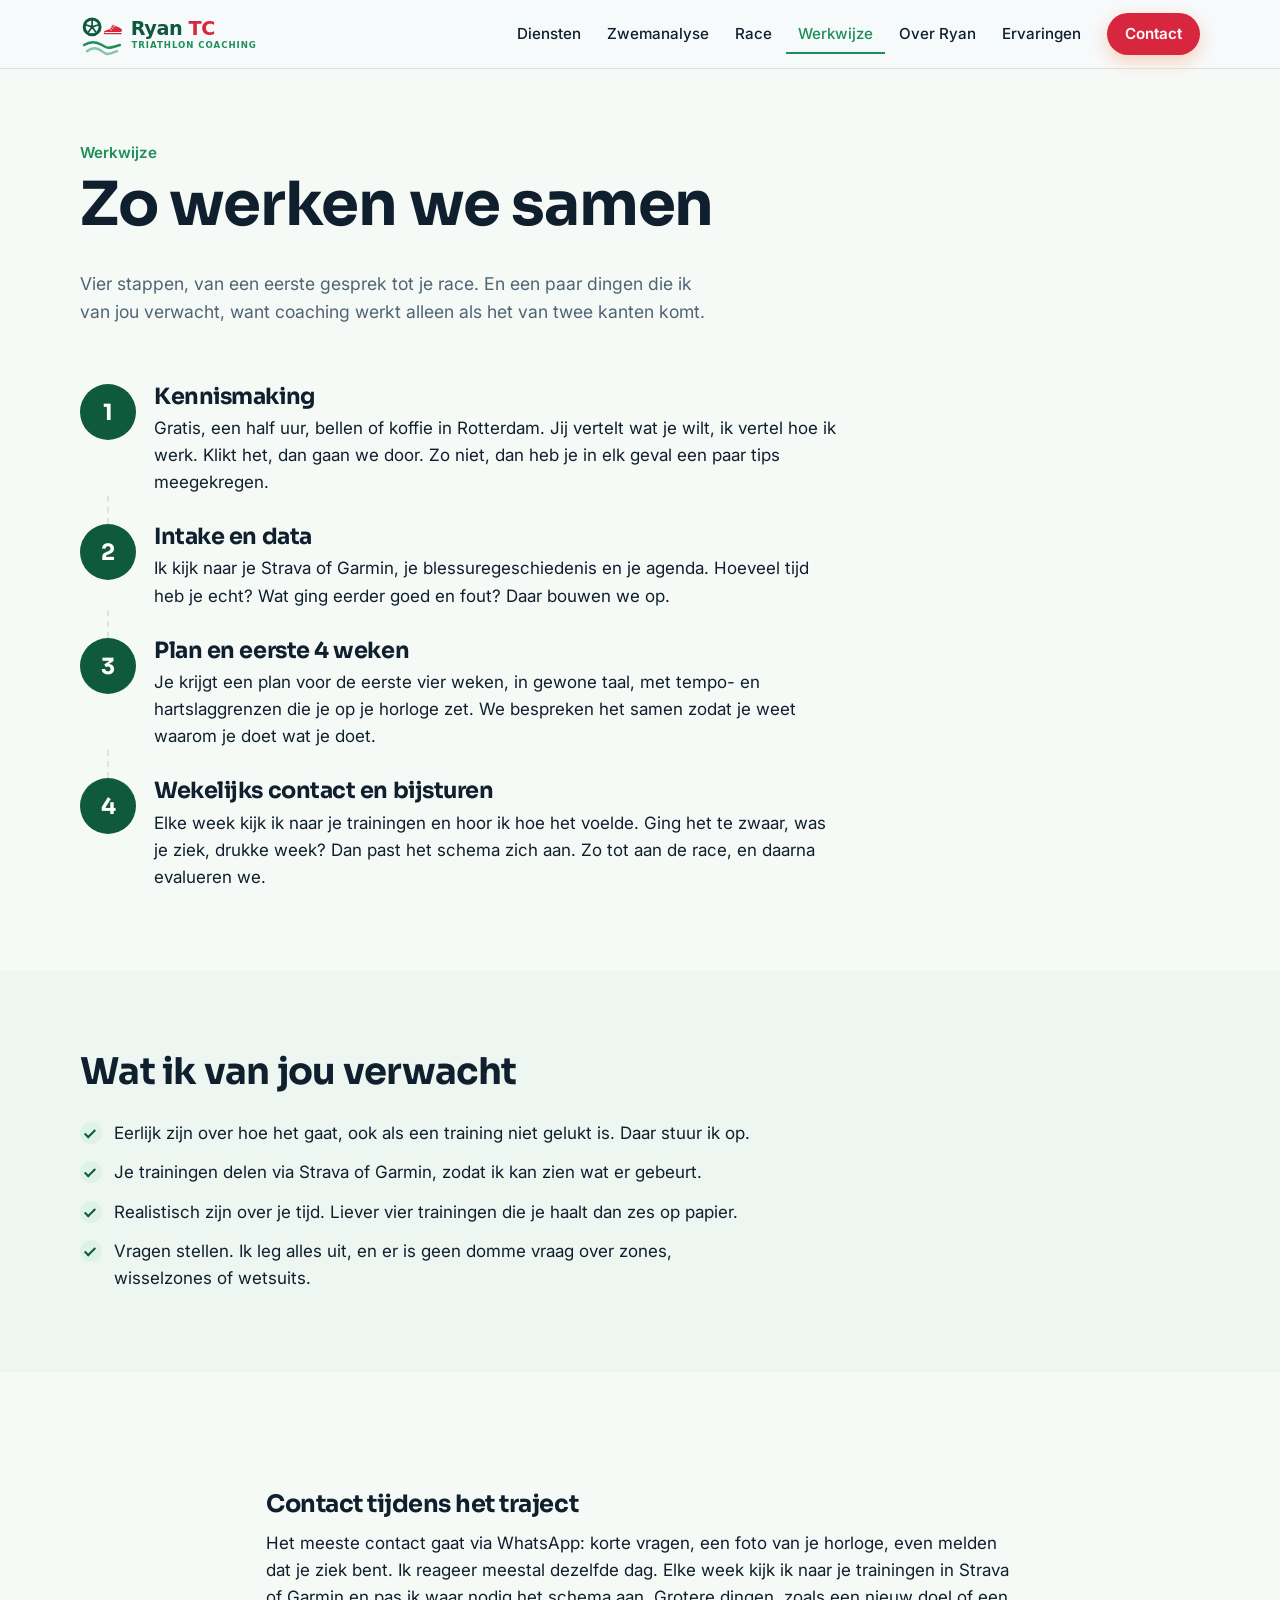
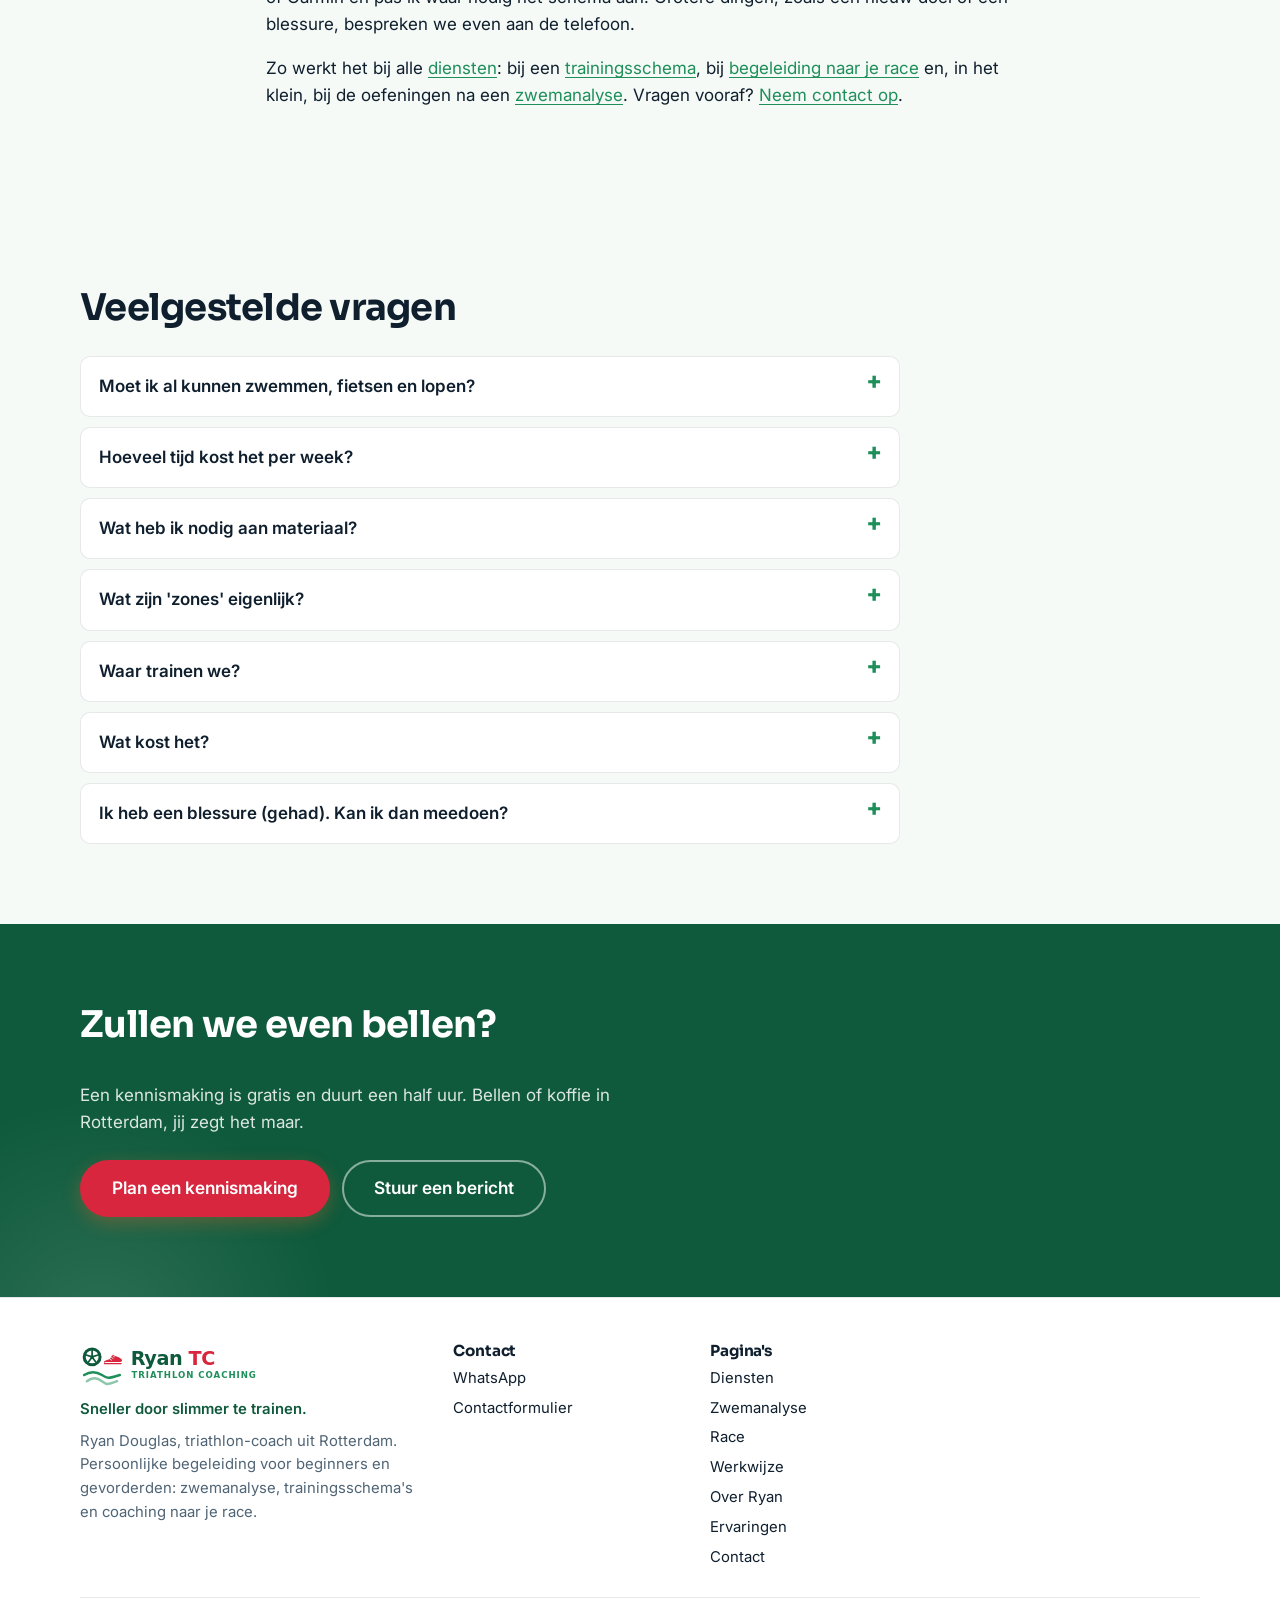
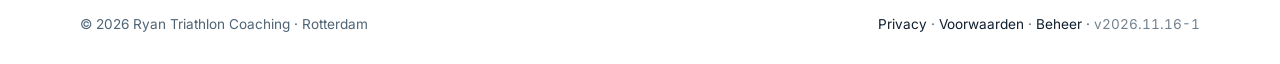
<file: werkwijze.html>
<!DOCTYPE html>
<html lang="nl">
<head>
  <meta charset="UTF-8">
  <meta name="viewport" content="width=device-width, initial-scale=1, viewport-fit=cover">
  <title>Werkwijze: kennismaking tot race | Ryan Triathlon Coaching</title>
  <meta name="description" content="Zo werkt de coaching: gratis kennismaking, intake met je Strava- of Garmin-data, een plan per vier weken en wekelijks contact via WhatsApp tot de race.">
  <meta name="theme-color" content="#F6FAF7">
  <meta name="version" content="2026.11.16-1">
  
  <link rel="canonical" href="https://ryantricoaching.nl/werkwijze.html">
  <meta property="og:type" content="website">
  <meta property="og:locale" content="nl_NL">
  <meta property="og:site_name" content="Ryan Triathlon Coaching">
  <meta property="og:title" content="Werkwijze: kennismaking tot race | Ryan Triathlon Coaching">
  <meta property="og:description" content="Zo werkt de coaching: gratis kennismaking, intake met je Strava- of Garmin-data, een plan per vier weken en wekelijks contact via WhatsApp tot de race.">
  <meta property="og:url" content="https://ryantricoaching.nl/werkwijze.html">
  <meta property="og:image" content="https://ryantricoaching.nl/assets/og.png">
  <meta property="og:image:alt" content="Ryan Triathlon Coaching: triathlon-coaching in Rotterdam">
  <meta name="twitter:card" content="summary_large_image">
  <meta name="twitter:title" content="Werkwijze: kennismaking tot race | Ryan Triathlon Coaching">
  <meta name="twitter:description" content="Zo werkt de coaching: gratis kennismaking, intake met je Strava- of Garmin-data, een plan per vier weken en wekelijks contact via WhatsApp tot de race.">
  <link rel="icon" href="assets/logo/icon.svg" type="image/svg+xml">
  <link rel="icon" href="assets/logo/icon-32.png" sizes="32x32" type="image/png">
  <link rel="apple-touch-icon" href="assets/logo/icon-180.png">
  <link rel="manifest" href="manifest.webmanifest">
  <link rel="preconnect" href="https://fonts.googleapis.com">
  <link rel="preconnect" href="https://fonts.gstatic.com" crossorigin>
  <link href="https://fonts.googleapis.com/css2?family=Sora:wght@700&family=Inter:wght@400;500;600&display=swap" rel="stylesheet" media="print" onload="this.media='all'">
  <noscript><link href="https://fonts.googleapis.com/css2?family=Sora:wght@700&family=Inter:wght@400;500;600&display=swap" rel="stylesheet"></noscript>
  <link rel="stylesheet" href="assets/css/base.css?v=2026.11.16-1">
  <link rel="stylesheet" href="assets/css/site.css?v=2026.11.16-1">
  <script type="application/ld+json" id="schema">{"@context": "https://schema.org", "@graph": [{"@type": "Person", "@id": "https://ryantricoaching.nl/#ryan", "name": "Ryan Douglas", "jobTitle": "Triathlon-coach", "url": "https://ryantricoaching.nl/over.html", "image": "https://ryantricoaching.nl/assets/img/ryan.jpg", "address": {"@type": "PostalAddress", "addressLocality": "Rotterdam", "addressCountry": "NL"}, "worksFor": {"@id": "https://ryantricoaching.nl/#business"}, "memberOf": [{"@type": "SportsTeam", "name": "TVS'90", "sport": "Triathlon"}, {"@type": "SportsTeam", "name": "CS010", "sport": "Wielrennen"}]}, {"@type": "SportsActivityLocation", "@id": "https://ryantricoaching.nl/#business", "name": "Ryan Triathlon Coaching", "url": "https://ryantricoaching.nl/", "image": "https://ryantricoaching.nl/assets/og.png", "logo": "https://ryantricoaching.nl/assets/logo/icon-512.png", "description": "Persoonlijke coaching door een triathlon-coach in Rotterdam, voor beginners en gevorderden: zwemanalyse, trainingsschema's en begeleiding naar je 1/8, 1/4, 1/2 of hele triathlon. Door iemand die zelf vier hele triathlons finishte en het hele jaar buiten zwemt. Met jou op de plek waar je traint.", "address": {"@type": "PostalAddress", "addressLocality": "Rotterdam", "addressRegion": "Zuid-Holland", "addressCountry": "NL"}, "areaServed": ["Rotterdam", "Zuid-Holland", "Nederland (online)"], "priceRange": "Op aanvraag", "founder": {"@id": "https://ryantricoaching.nl/#ryan"}, "employee": {"@id": "https://ryantricoaching.nl/#ryan"}}, {"@type": "WebSite", "@id": "https://ryantricoaching.nl/#website", "name": "Ryan Triathlon Coaching", "url": "https://ryantricoaching.nl/", "inLanguage": "nl-NL", "publisher": {"@id": "https://ryantricoaching.nl/#business"}}, {"@type": "Service", "@id": "https://ryantricoaching.nl/#service-zwemanalyse", "name": "Zwemanalyse", "serviceType": "Zwemanalyse met onderwatervideo", "description": "Onderwateropname van je slag, analyse met ingesproken feedback die je frame voor frame terugkijkt. Je krijgt 3 tot 5 concrete verbeterpunten plus oefeningen.", "provider": {"@id": "https://ryantricoaching.nl/#business"}, "areaServed": ["Rotterdam", "Zuid-Holland", "Nederland (online)"], "url": "https://ryantricoaching.nl/zwemanalyse.html", "alternateName": ["Zwem analyse", "Zwem analyses", "Zwemanalyses", "Onderwater zwemanalyse", "Zwemanalyse Rotterdam"]}, {"@type": "Service", "@id": "https://ryantricoaching.nl/#service-schemas", "name": "Trainingsschema's fietsen en lopen", "serviceType": "Hardloopbegeleiding en fietsschema op maat", "description": "Een schema op maat voor je doel en je beschikbare tijd, in heldere taal, met tempo- en hartslaggrenzen die je zo op je Garmin zet.", "provider": {"@id": "https://ryantricoaching.nl/#business"}, "areaServed": ["Rotterdam", "Zuid-Holland", "Nederland (online)"], "url": "https://ryantricoaching.nl/diensten.html#schemas", "alternateName": ["Hardloopbegeleiding", "Hardloop begeleiding", "Hardloopcoach Rotterdam", "Loopschema op maat", "Triathlon trainingsschema", "Trainingsschema fietsen en lopen"]}, {"@type": "Service", "@id": "https://ryantricoaching.nl/#service-race", "name": "Begeleiding naar je race", "serviceType": "Triathlonbegeleiding: van inschrijving tot finish", "description": "Van intake tot finish: 1/8, 1/4, 1/2 of hele triathlon. Wekelijks contact via WhatsApp, schema's voor alle drie de onderdelen, wisselzones en racedag.", "provider": {"@id": "https://ryantricoaching.nl/#business"}, "areaServed": ["Rotterdam", "Zuid-Holland", "Nederland (online)"], "url": "https://ryantricoaching.nl/race.html", "alternateName": ["Triathlon begeleiding", "Triathlonbegeleiding", "Triathlon coaching", "Triathlontrainer Rotterdam", "Begeleiding eerste triathlon"]}, {"@type": "WebPage", "@id": "https://ryantricoaching.nl/werkwijze.html#webpage", "url": "https://ryantricoaching.nl/werkwijze.html", "name": "Werkwijze: kennismaking tot race | Ryan Triathlon Coaching", "description": "Zo werkt de coaching: gratis kennismaking, intake met je Strava- of Garmin-data, een plan per vier weken en wekelijks contact via WhatsApp tot de race.", "inLanguage": "nl-NL", "isPartOf": {"@id": "https://ryantricoaching.nl/#website"}, "about": {"@id": "https://ryantricoaching.nl/#business"}, "primaryImageOfPage": "https://ryantricoaching.nl/assets/og.png"}, {"@type": "BreadcrumbList", "@id": "https://ryantricoaching.nl/werkwijze.html#breadcrumb", "itemListElement": [{"@type": "ListItem", "position": 1, "name": "Home", "item": "https://ryantricoaching.nl/"}, {"@type": "ListItem", "position": 2, "name": "Werkwijze", "item": "https://ryantricoaching.nl/werkwijze.html"}]}]}</script>
  <script type="module" src="assets/js/site.js?v=2026.11.16-1"></script>
</head>
<body class="has-sticky" data-page="werkwijze">
  <a class="skip" href="#inhoud">Naar de inhoud</a>
  <div id="demo-banner" class="demo-banner" hidden>Voorbeeldweergave: je ziet nog niet gepubliceerde demo-gegevens uit deze browser.</div>
  <div id="announcement" class="announcement" hidden></div>

  <header class="topbar" id="top">
    <div class="wrap topbar-inner">
      <a class="brand" href="./" aria-label="Ryan Triathlon Coaching – home">
        <img src="assets/logo/logo.svg" alt="Ryan Triathlon Coaching" width="206" height="44">
      </a>
      <nav class="nav" aria-label="Hoofdmenu">
        <a href="diensten.html">Diensten</a><a href="zwemanalyse.html">Zwemanalyse</a><a href="race.html">Race</a><a href="werkwijze.html">Werkwijze</a><a href="over.html">Over Ryan</a><a href="ervaringen.html">Ervaringen</a>
      </nav>
      <a class="btn btn-primary btn-sm cta-top" href="contact.html">Contact</a>
      <details class="menu">
        <summary aria-label="Menu openen"><svg viewBox="0 0 24 24" fill="none" stroke="currentColor" stroke-width="2" stroke-linecap="round" aria-hidden="true"><path d="M4 7h16M4 12h16M4 17h16"/></svg></summary>
        <nav class="menu-panel" aria-label="Menu">
          <a href="diensten.html">Diensten</a><a href="zwemanalyse.html">Zwemanalyse</a><a href="race.html">Race</a><a href="werkwijze.html">Werkwijze</a><a href="over.html">Over Ryan</a><a href="ervaringen.html">Ervaringen</a>
          <a class="cta" href="contact.html">Contact</a>
        </nav>
      </details>
    </div>
  </header>

  <main id="inhoud">
    <div class="wrap page-head">
      <div class="kicker">Werkwijze</div>
      <h1>Zo werken we samen</h1>
      <p>Vier stappen, van een eerste gesprek tot je race. En een paar dingen die ik van jou verwacht, want coaching werkt alleen als het van twee kanten komt.</p>
    </div>

    <section class="section" aria-labelledby="ww-title" style="padding-top:8px">
      <div class="wrap">
        <h2 id="ww-title" class="visually-hidden">De stappen</h2>
        <ol class="timeline" id="werkwijze-lijst"><li class="tl-step"><div class="tl-num" aria-hidden="true">1</div><div><h2>Kennismaking</h2><p>Gratis, een half uur, bellen of koffie in Rotterdam. Jij vertelt wat je wilt, ik vertel hoe ik werk. Klikt het, dan gaan we door. Zo niet, dan heb je in elk geval een paar tips meegekregen.</p></div></li><li class="tl-step"><div class="tl-num" aria-hidden="true">2</div><div><h2>Intake en data</h2><p>Ik kijk naar je Strava of Garmin, je blessuregeschiedenis en je agenda. Hoeveel tijd heb je echt? Wat ging eerder goed en fout? Daar bouwen we op.</p></div></li><li class="tl-step"><div class="tl-num" aria-hidden="true">3</div><div><h2>Plan en eerste 4 weken</h2><p>Je krijgt een plan voor de eerste vier weken, in gewone taal, met tempo- en hartslaggrenzen die je op je horloge zet. We bespreken het samen zodat je weet waarom je doet wat je doet.</p></div></li><li class="tl-step"><div class="tl-num" aria-hidden="true">4</div><div><h2>Wekelijks contact en bijsturen</h2><p>Elke week kijk ik naar je trainingen en hoor ik hoe het voelde. Ging het te zwaar, was je ziek, drukke week? Dan past het schema zich aan. Zo tot aan de race, en daarna evalueren we.</p></div></li></ol>
      </div>
    </section>
    <section class="section section-alt" aria-labelledby="vw-title">
      <div class="wrap">
        <div class="section-head"><h2 id="vw-title">Wat ik van jou verwacht</h2></div>
        <ul class="checklist" id="verwachtingen"><li>Eerlijk zijn over hoe het gaat, ook als een training niet gelukt is. Daar stuur ik op.</li><li>Je trainingen delen via Strava of Garmin, zodat ik kan zien wat er gebeurt.</li><li>Realistisch zijn over je tijd. Liever vier trainingen die je haalt dan zes op papier.</li><li>Vragen stellen. Ik leg alles uit, en er is geen domme vraag over zones, wisselzones of wetsuits.</li></ul>
      </div>
    </section>
    <section class="section" aria-labelledby="contact-title">
      <div class="wrap prose">
        <h2 id="contact-title">Contact tijdens het traject</h2>
        <p>Het meeste contact gaat via WhatsApp: korte vragen, een foto van je horloge, even melden dat je ziek bent. Ik reageer meestal dezelfde dag. Elke week kijk ik naar je trainingen in Strava of Garmin en pas ik waar nodig het schema aan. Grotere dingen, zoals een nieuw doel of een blessure, bespreken we even aan de telefoon.</p>
        <p>Zo werkt het bij alle <a href="diensten.html">diensten</a>: bij een <a href="diensten.html#schemas">trainingsschema</a>, bij <a href="race.html">begeleiding naar je race</a> en, in het klein, bij de oefeningen na een <a href="zwemanalyse.html">zwemanalyse</a>. Vragen vooraf? <a href="contact.html">Neem contact op</a>.</p>
      </div>
    </section>
    <section class="section" aria-labelledby="faq-title">
      <div class="wrap">
        <div class="section-head"><h2 id="faq-title">Veelgestelde vragen</h2></div>
        <div class="faq-list" id="faq" data-faq="algemeen"><details class="faq"><summary>Moet ik al kunnen zwemmen, fietsen en lopen?</summary><p>Een beetje. Als je 200 meter kunt zwemmen zonder te stoppen, een uur kunt fietsen en een half uur kunt hardlopen, kun je in 12 weken klaar zijn voor een 1/8 triathlon. Kun je dat nog niet, dan beginnen we daar.</p></details><details class="faq"><summary>Hoeveel tijd kost het per week?</summary><p>Voor een 1/8 of 1/4 triathlon reken je op 4 tot 7 uur per week. Voor een halve 7 tot 10 uur. Ik maak het schema rond jouw agenda, niet andersom.</p></details><details class="faq"><summary>Wat heb ik nodig aan materiaal?</summary><p>Een fiets die veilig rijdt, hardloopschoenen die bij je passen en een zwembril. Een sporthorloge (Garmin of vergelijkbaar) is handig omdat ik dan je data kan zien, maar niet verplicht. Een wetsuit huur je voor je eerste race gewoon.</p></details><details class="faq"><summary>Wat zijn &#x27;zones&#x27; eigenlijk?</summary><p>Zones zijn tempo- of hartslaggebieden: hoe hard je traint. De meeste training doe je rustig (zone 1 en 2), een klein deel pittig. Ik leg je uit wat jouw zones zijn en hoe je ze op je horloge zet, zodat je weet wanneer rustig echt rustig is.</p></details><details class="faq"><summary>Waar trainen we?</summary><p>Je traint zelf, op je eigen plek en in je eigen tijd. De zwemanalyse en de kennismaking doen we in Rotterdam of omgeving. Verder gaat het contact via WhatsApp en kijk ik mee via Strava of Garmin.</p></details><details class="faq"><summary>Wat kost het?</summary><p>Op aanvraag. Ik werk met een klein aantal atleten tegelijk, dus we kijken samen wat past bij wat je nodig hebt. De kennismaking is gratis.</p></details><details class="faq"><summary>Ik heb een blessure (gehad). Kan ik dan meedoen?</summary><p>Ja, daar houden we rekening mee in het plan. Ik ben geen fysiotherapeut, dus bij twijfel verwijs ik je eerst door. Maar een plan dat rekening houdt met je geschiedenis voorkomt vaak dat het terugkomt.</p></details></div>
      </div>
    </section>
    <section class="section cta-band" aria-labelledby="cta-title">
      <div class="wrap">
        <h2 id="cta-title">Zullen we even bellen?</h2>
        <p>Een kennismaking is gratis en duurt een half uur. Bellen of koffie in Rotterdam, jij zegt het maar.</p>
        <div class="hero-cta">
          <a class="btn btn-primary btn-lg wa-link" href="contact.html#formulier" data-cta="primair">Plan een kennismaking</a>
          <a class="btn btn-ghost btn-lg" href="contact.html">Stuur een bericht</a>
        </div>
      </div>
    </section>
  </main>

  <footer class="footer" id="contact-footer">
    <div class="wrap">
      <div class="footer-grid">
        <div>
          <img src="assets/logo/logo.svg" alt="Ryan Triathlon Coaching" width="206" height="44" loading="lazy">
          <p class="tagline" id="footer-tagline">Sneller door slimmer te trainen.</p>
          <p>Ryan Douglas, triathlon-coach uit Rotterdam. Persoonlijke begeleiding voor beginners en gevorderden: zwemanalyse, trainingsschema's en coaching naar je race.</p>
        </div>
        <div>
          <h3>Contact</h3>
          <ul>
            <li><a class="wa-link" href="contact.html#formulier">WhatsApp</a></li>
            <li><a href="contact.html">Contactformulier</a></li>
            <li id="contact-mail" hidden><span data-k="email"></span></li>
          </ul>
        </div>
        <div>
          <h3>Pagina's</h3>
          <ul>
            <li><a href="diensten.html">Diensten</a></li><li><a href="zwemanalyse.html">Zwemanalyse</a></li><li><a href="race.html">Race</a></li><li><a href="werkwijze.html">Werkwijze</a></li><li><a href="over.html">Over Ryan</a></li><li><a href="ervaringen.html">Ervaringen</a></li>
            <li><a href="contact.html">Contact</a></li>
          </ul>
        </div>
        <div>
          <h3 class="social-head" hidden>Volg Ryan</h3>
          <ul class="social-links" hidden></ul>
        </div>
      </div>
      <div class="footer-bottom">
        <span>© <span id="jaar">2026</span> Ryan Triathlon Coaching · Rotterdam<span id="footer-kvk" hidden> · KvK <span data-k="kvk"></span></span></span>
        <span><a href="privacy.html">Privacy</a> · <a href="voorwaarden.html">Voorwaarden</a> · <a href="beheer.html" rel="nofollow">Beheer</a> · <span class="versie" id="versie" title="Versie van de website">v2026.11.16-1</span></span>
      </div>
    </div>
  </footer>

  <div class="sticky-cta" id="sticky-cta">
    <a class="btn btn-primary" href="contact.html">Plan een kennismaking</a>
    <a class="btn btn-wa wa-link" href="contact.html#formulier" aria-label="WhatsApp"><svg viewBox="0 0 24 24" fill="currentColor" aria-hidden="true"><path d="M12 2a10 10 0 0 0-8.6 15.1L2 22l5-1.3A10 10 0 1 0 12 2zm0 1.8a8.2 8.2 0 1 1-4.2 15.3l-.3-.2-3 .8.8-2.9-.2-.3A8.2 8.2 0 0 1 12 3.8zm-3.3 4.4c-.2 0-.5 0-.7.3-.3.3-1 1-1 2.4s1 2.8 1.2 3c.1.2 2 3.2 5 4.4 2.5 1 3 .8 3.5.7.5-.1 1.7-.7 1.9-1.4.2-.7.2-1.2.2-1.4-.1-.1-.3-.2-.6-.3l-2-1c-.3-.1-.5-.2-.7.1l-.9 1.1c-.2.2-.3.2-.6.1a6.7 6.7 0 0 1-3.4-3c-.2-.4.3-.4.8-1.4.1-.2 0-.4 0-.5l-.9-2.1c-.2-.6-.5-.5-.7-.5h-.6z"/></svg></a>
  </div>
</body>
</html>
</file>
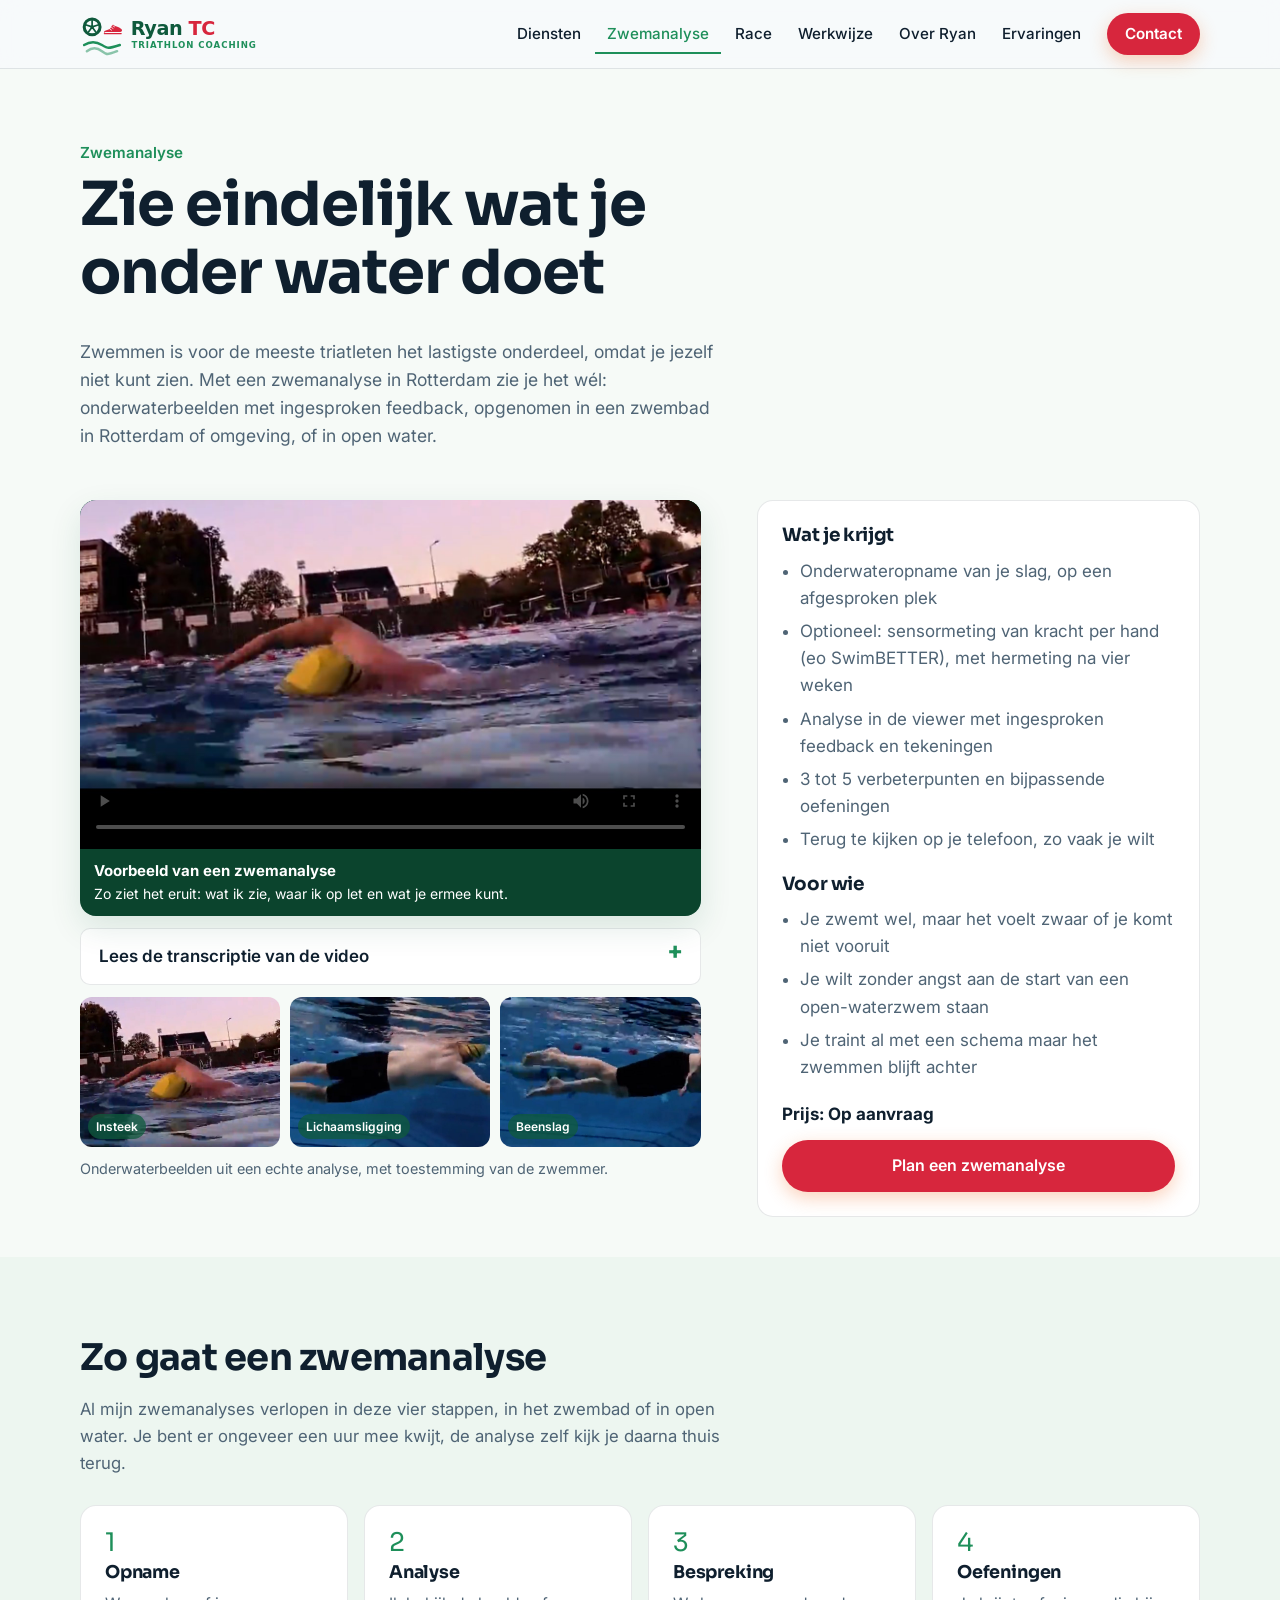
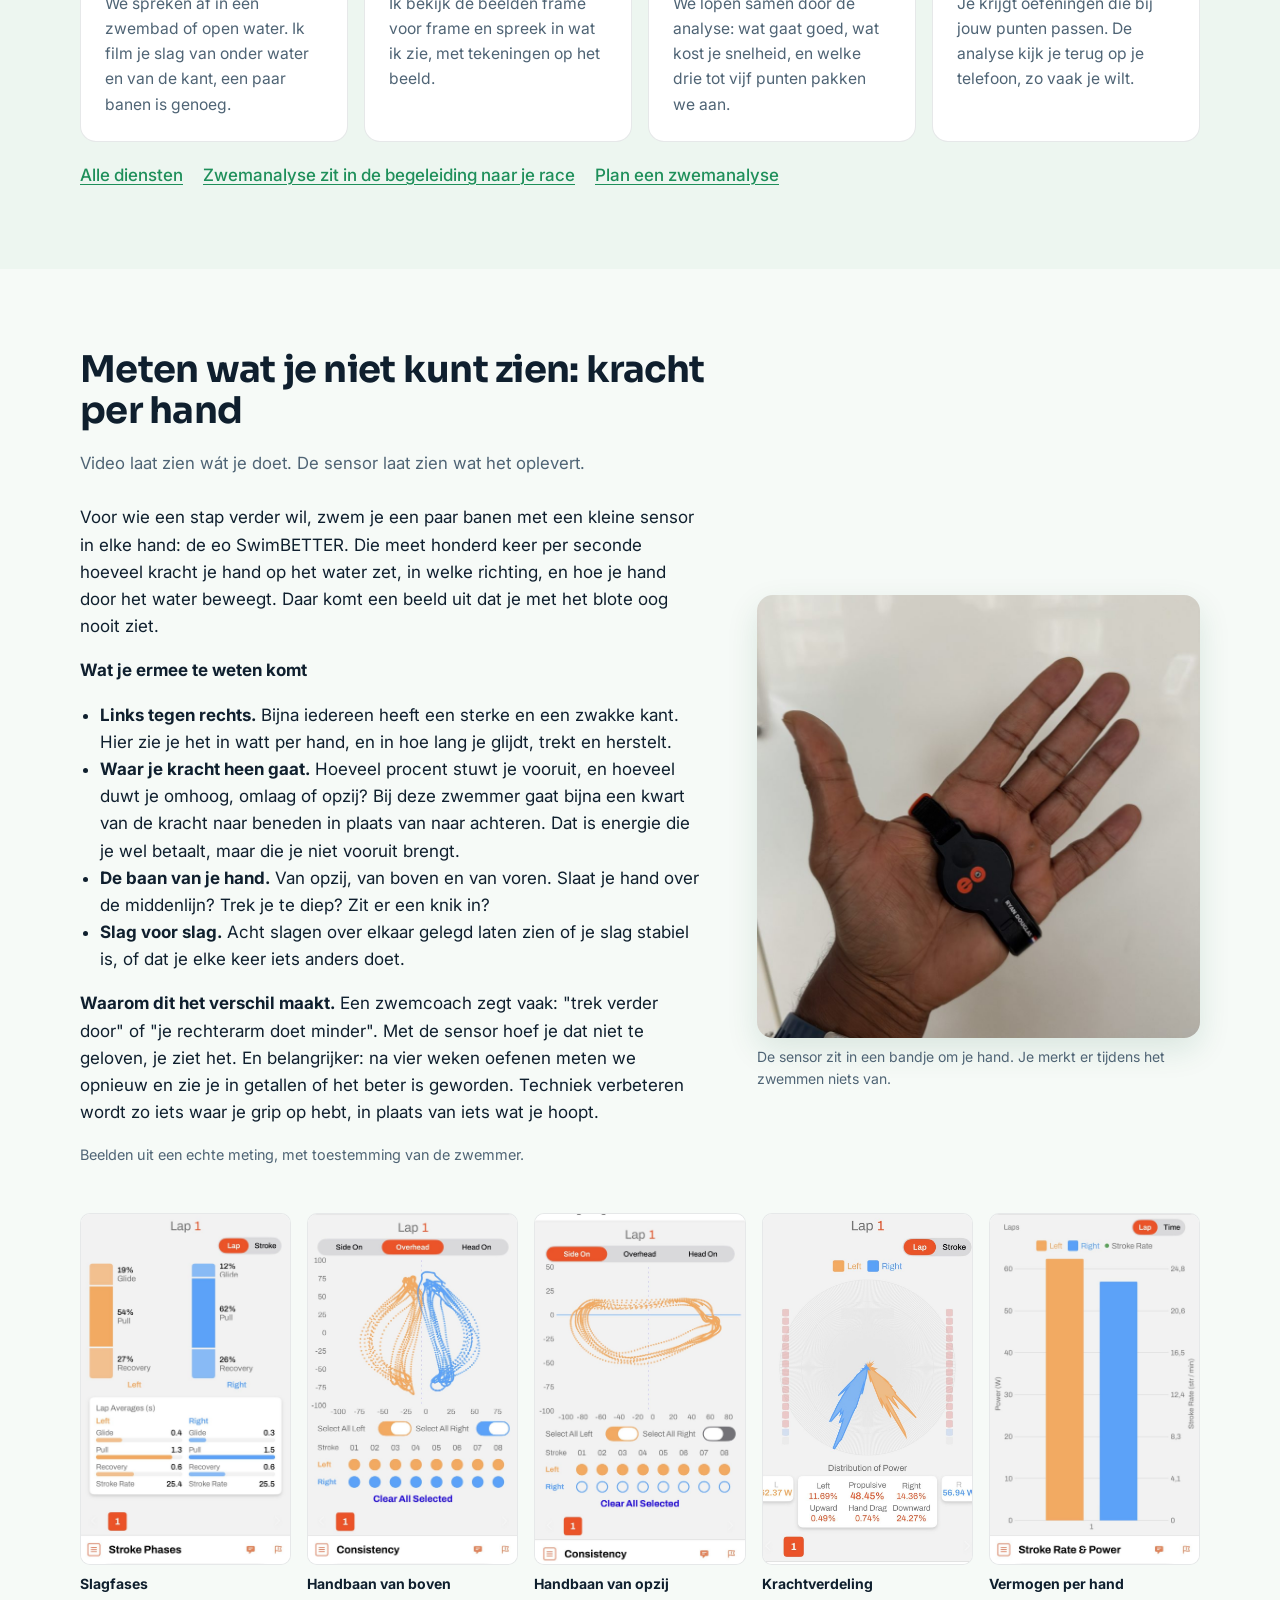
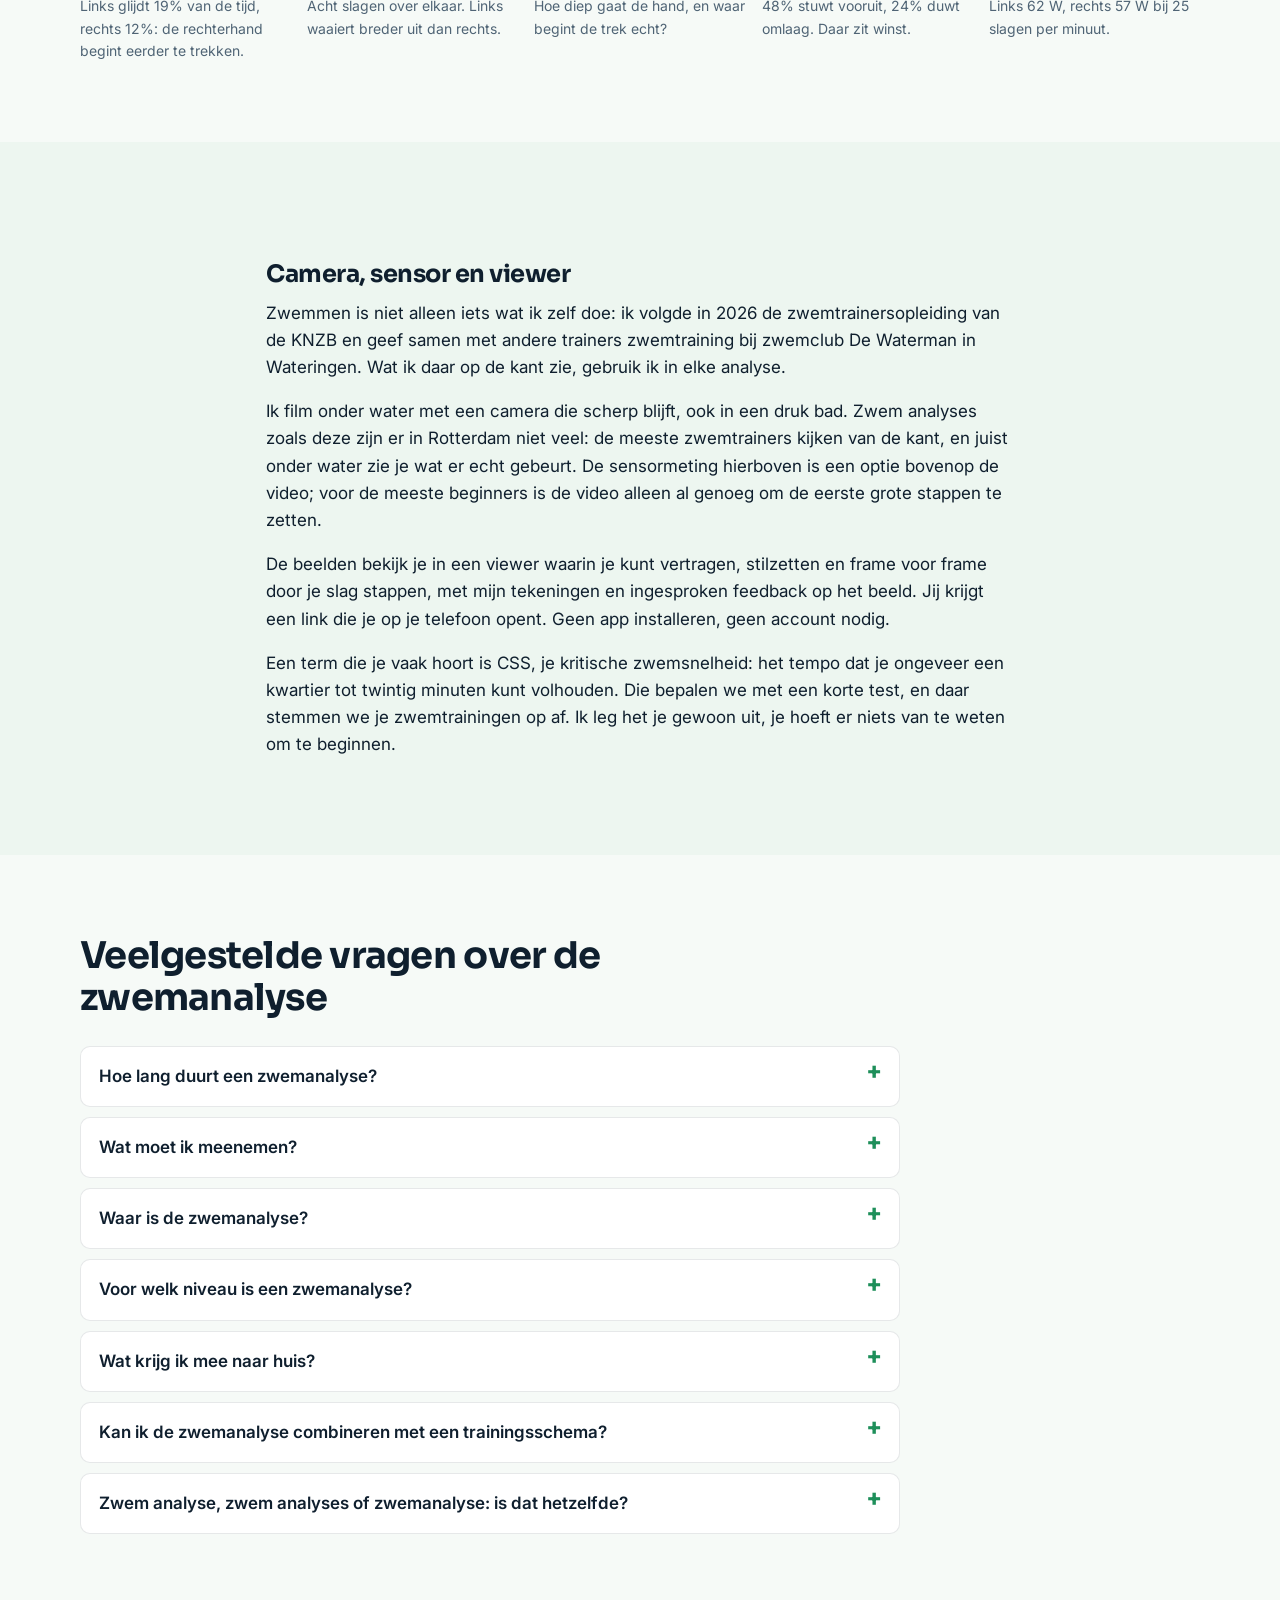
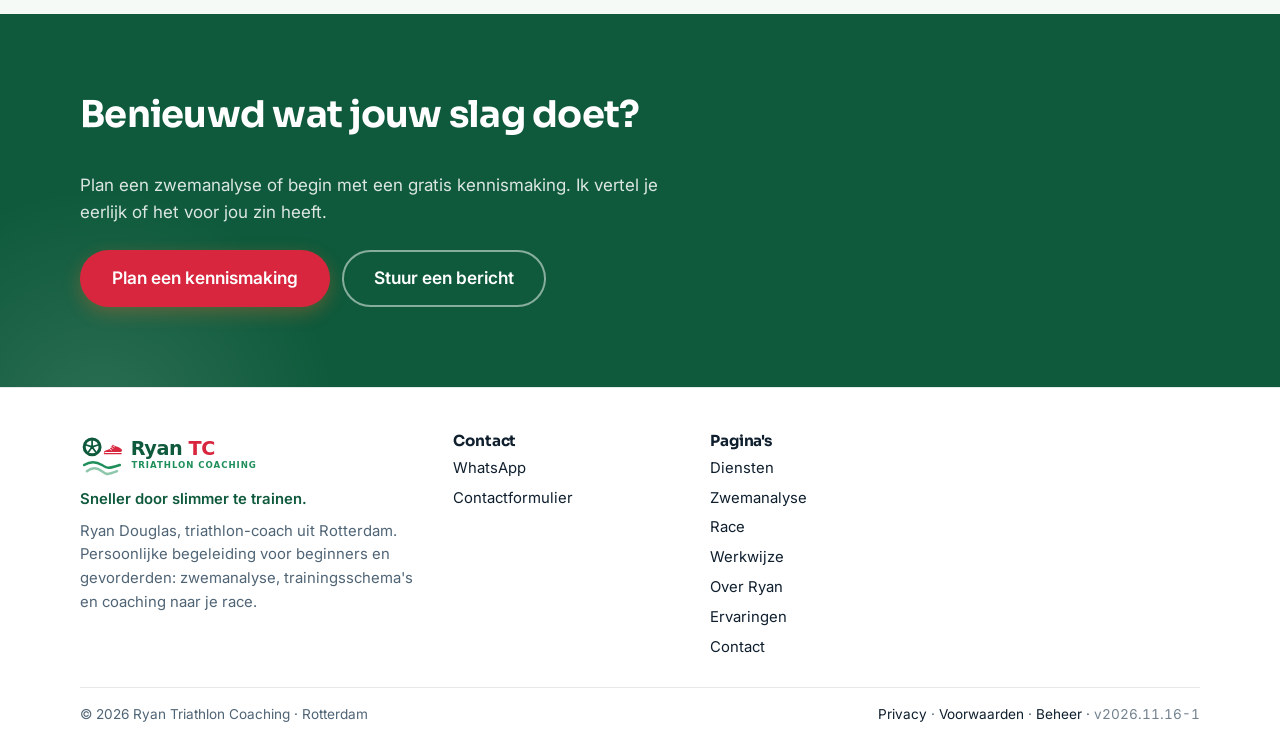
<file: zwemanalyse.html>
<!DOCTYPE html>
<html lang="nl">
<head>
  <meta charset="UTF-8">
  <meta name="viewport" content="width=device-width, initial-scale=1, viewport-fit=cover">
  <title>Zwemanalyse Rotterdam – onderwatervideo en krachtmeting per hand | Ryan Triathlon Coaching</title>
  <meta name="description" content="Zwemanalyse in Rotterdam: onderwatervideo van je slag met ingesproken feedback, optioneel krachtmeting per hand, en 3 tot 5 verbeterpunten met oefeningen.">
  <meta name="theme-color" content="#F6FAF7">
  <meta name="version" content="2026.11.16-1">
  
  <link rel="canonical" href="https://ryantricoaching.nl/zwemanalyse.html">
  <meta property="og:type" content="website">
  <meta property="og:locale" content="nl_NL">
  <meta property="og:site_name" content="Ryan Triathlon Coaching">
  <meta property="og:title" content="Zwemanalyse Rotterdam – onderwatervideo en krachtmeting per hand | Ryan Triathlon Coaching">
  <meta property="og:description" content="Zwemanalyse in Rotterdam: onderwatervideo van je slag met ingesproken feedback, optioneel krachtmeting per hand, en 3 tot 5 verbeterpunten met oefeningen.">
  <meta property="og:url" content="https://ryantricoaching.nl/zwemanalyse.html">
  <meta property="og:image" content="https://ryantricoaching.nl/assets/og.png">
  <meta property="og:image:alt" content="Ryan Triathlon Coaching: triathlon-coaching in Rotterdam">
  <meta name="twitter:card" content="summary_large_image">
  <meta name="twitter:title" content="Zwemanalyse Rotterdam – onderwatervideo en krachtmeting per hand | Ryan Triathlon Coaching">
  <meta name="twitter:description" content="Zwemanalyse in Rotterdam: onderwatervideo van je slag met ingesproken feedback, optioneel krachtmeting per hand, en 3 tot 5 verbeterpunten met oefeningen.">
  <link rel="icon" href="assets/logo/icon.svg" type="image/svg+xml">
  <link rel="icon" href="assets/logo/icon-32.png" sizes="32x32" type="image/png">
  <link rel="apple-touch-icon" href="assets/logo/icon-180.png">
  <link rel="manifest" href="manifest.webmanifest">
  <link rel="preconnect" href="https://fonts.googleapis.com">
  <link rel="preconnect" href="https://fonts.gstatic.com" crossorigin>
  <link href="https://fonts.googleapis.com/css2?family=Sora:wght@700&family=Inter:wght@400;500;600&display=swap" rel="stylesheet" media="print" onload="this.media='all'">
  <noscript><link href="https://fonts.googleapis.com/css2?family=Sora:wght@700&family=Inter:wght@400;500;600&display=swap" rel="stylesheet"></noscript>
  <link rel="stylesheet" href="assets/css/base.css?v=2026.11.16-1">
  <link rel="stylesheet" href="assets/css/site.css?v=2026.11.16-1">
  <script type="application/ld+json" id="schema">{"@context": "https://schema.org", "@graph": [{"@type": "Person", "@id": "https://ryantricoaching.nl/#ryan", "name": "Ryan Douglas", "jobTitle": "Triathlon-coach", "url": "https://ryantricoaching.nl/over.html", "image": "https://ryantricoaching.nl/assets/img/ryan.jpg", "address": {"@type": "PostalAddress", "addressLocality": "Rotterdam", "addressCountry": "NL"}, "worksFor": {"@id": "https://ryantricoaching.nl/#business"}, "memberOf": [{"@type": "SportsTeam", "name": "TVS'90", "sport": "Triathlon"}, {"@type": "SportsTeam", "name": "CS010", "sport": "Wielrennen"}]}, {"@type": "SportsActivityLocation", "@id": "https://ryantricoaching.nl/#business", "name": "Ryan Triathlon Coaching", "url": "https://ryantricoaching.nl/", "image": "https://ryantricoaching.nl/assets/og.png", "logo": "https://ryantricoaching.nl/assets/logo/icon-512.png", "description": "Persoonlijke coaching door een triathlon-coach in Rotterdam, voor beginners en gevorderden: zwemanalyse, trainingsschema's en begeleiding naar je 1/8, 1/4, 1/2 of hele triathlon. Door iemand die zelf vier hele triathlons finishte en het hele jaar buiten zwemt. Met jou op de plek waar je traint.", "address": {"@type": "PostalAddress", "addressLocality": "Rotterdam", "addressRegion": "Zuid-Holland", "addressCountry": "NL"}, "areaServed": ["Rotterdam", "Zuid-Holland", "Nederland (online)"], "priceRange": "Op aanvraag", "founder": {"@id": "https://ryantricoaching.nl/#ryan"}, "employee": {"@id": "https://ryantricoaching.nl/#ryan"}}, {"@type": "WebSite", "@id": "https://ryantricoaching.nl/#website", "name": "Ryan Triathlon Coaching", "url": "https://ryantricoaching.nl/", "inLanguage": "nl-NL", "publisher": {"@id": "https://ryantricoaching.nl/#business"}}, {"@type": "Service", "@id": "https://ryantricoaching.nl/#service-zwemanalyse", "name": "Zwemanalyse", "serviceType": "Zwemanalyse met onderwatervideo", "description": "Onderwateropname van je slag, analyse met ingesproken feedback die je frame voor frame terugkijkt. Je krijgt 3 tot 5 concrete verbeterpunten plus oefeningen.", "provider": {"@id": "https://ryantricoaching.nl/#business"}, "areaServed": ["Rotterdam", "Zuid-Holland", "Nederland (online)"], "url": "https://ryantricoaching.nl/zwemanalyse.html", "alternateName": ["Zwem analyse", "Zwem analyses", "Zwemanalyses", "Onderwater zwemanalyse", "Zwemanalyse Rotterdam"]}, {"@type": "Service", "@id": "https://ryantricoaching.nl/#service-schemas", "name": "Trainingsschema's fietsen en lopen", "serviceType": "Hardloopbegeleiding en fietsschema op maat", "description": "Een schema op maat voor je doel en je beschikbare tijd, in heldere taal, met tempo- en hartslaggrenzen die je zo op je Garmin zet.", "provider": {"@id": "https://ryantricoaching.nl/#business"}, "areaServed": ["Rotterdam", "Zuid-Holland", "Nederland (online)"], "url": "https://ryantricoaching.nl/diensten.html#schemas", "alternateName": ["Hardloopbegeleiding", "Hardloop begeleiding", "Hardloopcoach Rotterdam", "Loopschema op maat", "Triathlon trainingsschema", "Trainingsschema fietsen en lopen"]}, {"@type": "Service", "@id": "https://ryantricoaching.nl/#service-race", "name": "Begeleiding naar je race", "serviceType": "Triathlonbegeleiding: van inschrijving tot finish", "description": "Van intake tot finish: 1/8, 1/4, 1/2 of hele triathlon. Wekelijks contact via WhatsApp, schema's voor alle drie de onderdelen, wisselzones en racedag.", "provider": {"@id": "https://ryantricoaching.nl/#business"}, "areaServed": ["Rotterdam", "Zuid-Holland", "Nederland (online)"], "url": "https://ryantricoaching.nl/race.html", "alternateName": ["Triathlon begeleiding", "Triathlonbegeleiding", "Triathlon coaching", "Triathlontrainer Rotterdam", "Begeleiding eerste triathlon"]}, {"@type": "WebPage", "@id": "https://ryantricoaching.nl/zwemanalyse.html#webpage", "url": "https://ryantricoaching.nl/zwemanalyse.html", "name": "Zwemanalyse Rotterdam – onderwatervideo en krachtmeting per hand | Ryan Triathlon Coaching", "description": "Zwemanalyse in Rotterdam: onderwatervideo van je slag met ingesproken feedback, optioneel krachtmeting per hand, en 3 tot 5 verbeterpunten met oefeningen.", "inLanguage": "nl-NL", "isPartOf": {"@id": "https://ryantricoaching.nl/#website"}, "about": {"@id": "https://ryantricoaching.nl/#business"}, "primaryImageOfPage": "https://ryantricoaching.nl/assets/og.png"}, {"@type": "BreadcrumbList", "@id": "https://ryantricoaching.nl/zwemanalyse.html#breadcrumb", "itemListElement": [{"@type": "ListItem", "position": 1, "name": "Home", "item": "https://ryantricoaching.nl/"}, {"@type": "ListItem", "position": 2, "name": "Diensten", "item": "https://ryantricoaching.nl/diensten.html"}, {"@type": "ListItem", "position": 3, "name": "Zwemanalyse", "item": "https://ryantricoaching.nl/zwemanalyse.html"}]}, {"@type": "FAQPage", "@id": "https://ryantricoaching.nl/zwemanalyse.html#faq", "mainEntity": [{"@type": "Question", "name": "Hoe lang duurt een zwemanalyse?", "acceptedAnswer": {"@type": "Answer", "text": "Reken op ongeveer een uur in het water: inzwemmen, een paar banen filmen en eventueel de sensormeting. De analyse maak ik daarna. Binnen een paar dagen krijg je de link naar je beelden met mijn feedback, en die bespreken we samen."}}, {"@type": "Question", "name": "Wat moet ik meenemen?", "acceptedAnswer": {"@type": "Answer", "text": "Je gewone zwemspullen: badkleding, zwembril en eventueel een badmuts. Camera en sensor neem ik mee. Zwem je je race in een wetsuit? Neem hem dan mee, dan filmen we ook een paar banen daarin."}}, {"@type": "Question", "name": "Waar is de zwemanalyse?", "acceptedAnswer": {"@type": "Answer", "text": "In Rotterdam of omgeving: in een zwembad dat voor jou goed bereikbaar is, of in open water als het seizoen dat toelaat. We spreken samen een plek en tijd af. Woon je verder weg? Vraag gerust, vaak is er iets te regelen."}}, {"@type": "Question", "name": "Voor welk niveau is een zwemanalyse?", "acceptedAnswer": {"@type": "Answer", "text": "Voor iedereen die een baan kan overzwemmen. Juist beginners halen er veel uit: de grootste winst zit in de basis, zoals je ligging en waar je hand het water in gaat. Gevorderde zwemmers gebruiken de sensormeting om de laatste procenten te vinden."}}, {"@type": "Question", "name": "Wat krijg ik mee naar huis?", "acceptedAnswer": {"@type": "Answer", "text": "Een link naar je eigen analyse: de onderwaterbeelden met mijn ingesproken feedback en tekeningen, op je telefoon zo vaak terug te kijken als je wilt. Plus 3 tot 5 concrete verbeterpunten en oefeningen om er zelf mee aan de slag te gaan."}}, {"@type": "Question", "name": "Kan ik de zwemanalyse combineren met een trainingsschema?", "acceptedAnswer": {"@type": "Answer", "text": "Ja. Bij begeleiding naar je race zit de zwemanalyse standaard in. Heb je al een schema, dan verwerk ik de oefeningen uit de analyse in je zwemtrainingen. Na vier weken kunnen we opnieuw meten om te zien wat het heeft opgeleverd."}}, {"@type": "Question", "name": "Zwem analyse, zwem analyses of zwemanalyse: is dat hetzelfde?", "acceptedAnswer": {"@type": "Answer", "text": "Ja. Je ziet alle schrijfwijzen voorbijkomen: zwem analyse, zwem analyses, zwemanalyses, onderwater zwemanalyse. Ik bedoel er steeds hetzelfde mee: een onderwateropname van je zwemslag, die ik frame voor frame bekijk en inspreek, met verbeterpunten en oefeningen. Officieel is het één woord, maar zoek gerust op wat je gewend bent."}}]}]}</script>
  <script type="module" src="assets/js/site.js?v=2026.11.16-1"></script>
</head>
<body class="has-sticky" data-page="zwemanalyse">
  <a class="skip" href="#inhoud">Naar de inhoud</a>
  <div id="demo-banner" class="demo-banner" hidden>Voorbeeldweergave: je ziet nog niet gepubliceerde demo-gegevens uit deze browser.</div>
  <div id="announcement" class="announcement" hidden></div>

  <header class="topbar" id="top">
    <div class="wrap topbar-inner">
      <a class="brand" href="./" aria-label="Ryan Triathlon Coaching – home">
        <img src="assets/logo/logo.svg" alt="Ryan Triathlon Coaching" width="206" height="44">
      </a>
      <nav class="nav" aria-label="Hoofdmenu">
        <a href="diensten.html">Diensten</a><a href="zwemanalyse.html">Zwemanalyse</a><a href="race.html">Race</a><a href="werkwijze.html">Werkwijze</a><a href="over.html">Over Ryan</a><a href="ervaringen.html">Ervaringen</a>
      </nav>
      <a class="btn btn-primary btn-sm cta-top" href="contact.html">Contact</a>
      <details class="menu">
        <summary aria-label="Menu openen"><svg viewBox="0 0 24 24" fill="none" stroke="currentColor" stroke-width="2" stroke-linecap="round" aria-hidden="true"><path d="M4 7h16M4 12h16M4 17h16"/></svg></summary>
        <nav class="menu-panel" aria-label="Menu">
          <a href="diensten.html">Diensten</a><a href="zwemanalyse.html">Zwemanalyse</a><a href="race.html">Race</a><a href="werkwijze.html">Werkwijze</a><a href="over.html">Over Ryan</a><a href="ervaringen.html">Ervaringen</a>
          <a class="cta" href="contact.html">Contact</a>
        </nav>
      </details>
    </div>
  </header>

  <main id="inhoud">
    <div class="wrap page-head">
      <div class="kicker">Zwemanalyse</div>
      <h1>Zie eindelijk wat je onder water doet</h1>
      <p>Zwemmen is voor de meeste triatleten het lastigste onderdeel, omdat je jezelf niet kunt zien. Met een zwemanalyse in Rotterdam zie je het wél: onderwaterbeelden met ingesproken feedback, opgenomen in <span id="zwem-locatie">een zwembad in Rotterdam of omgeving, of in open water</span>.</p>
    </div>

    <div class="wrap two-col" style="padding-bottom:40px">
      <div>
        <div class="analyse-video">
          <video id="voorbeeld-video" controls playsinline preload="metadata" poster="assets/video/analyse-poster.jpg" width="1280" height="720" src="https://eoswim-media.swimanalyses.workers.dev/swim/2026/ryantricoaching.mp4?e=1824657688&amp;t=2cpn3Ofu4dR2P0x6qJDKo19eFyQ4_0j2ssrLYbXhXy8"><track kind="captions" srclang="nl" label="Nederlands" src="assets/video/analyse.vtt?v=2026.11.16-1" default></video>
          <span class="cap"><strong>Voorbeeld van een zwemanalyse</strong> Zo ziet het eruit: wat ik zie, waar ik op let en wat je ermee kunt.</span>
        </div>
        <details id="transcriptie" class="transcript"><summary>Lees de transcriptie van de video</summary><div id="transcriptie-tekst"><p>Deze zwemmer zwemt al een tijdje en doet makkelijk 1:45 op de 100 meter. Dat betekent dat ik in de analyse iets meer op de details kan letten, zodat hij zich nog verder kan verbeteren. Per onderdeel licht ik toe waar de verbeterpunten liggen.</p><p>Ligging. Op het eerste gezicht lijkt de ligging goed, maar in een aantal beelden zie je dat hier nog winst zit.</p><p>Elleboog. Een van de eerste dingen die opvalt is de zogenaamde dropped elbow: de elleboog wordt met een knik naar achteren getrokken, terwijl hij hoog hoort te blijven. Trek je de elleboog met die knik langs je lichaam, dan stroomt het water langs je lichaam in plaats van dat je het naar achteren duwt. Je wilt juist zo veel mogelijk oppervlak om stuwing naar achteren te maken; met een ingetrokken elleboog heb je minder oppervlak. Dit is het belangrijkste aandachtspunt voor deze zwemmer.</p><p>Linkerhand bij het insteken. De hand wijst bij het insteken naar boven, de richting van de rode pijl. Daarmee zet hij een soort handrem aan. We willen dat de vingers naar beneden wijzen, zodat het water over de hand glijdt.</p><p>Ademen en ligging. Doordat het hoofd te veel boven water komt, zakt de ligging bij het ademen naar beneden. Je wilt horizontaal in het water liggen (de rode pijl), dan is de weerstand veel kleiner. Tegelijk gaat de voorste arm al naar beneden (gele pijl) terwijl hij tijdens het ademen nog gestrekt naar voren hoort te liggen (blauwe pijl). Pas als het hoofd terugdraait, zet je de catch in.</p><p>Kijkrichting. Hij kijkt naar voren, waardoor de ligging naar beneden gaat. Iets meer naar beneden kijken (groene pijl) brengt de achterkant van het lichaam omhoog (gele pijl): hoger in het water, minder weerstand, hogere snelheid.</p><p>Draaien bij het ademen. Van bovenaf zie je dat hij heel ver doordraait: twee brilglazen boven water, waar je er maar één wilt zien. Door dat doordraaien zakt ook de rechterarm naar beneden, terwijl die hoger moet blijven.</p><p>Insteekpunt. Van voren gezien steekt de linkerarm tegen, en soms over, de middellijn in. Hij zou iets verder naar buiten moeten insteken, bij de gele cirkel.</p><p>Hoofdpositie. Ook van voren zie je hoe ver het hoofd uit het water komt: twee brilglazen boven water. We willen het hoofd op de lijn van het wateroppervlak houden (groene pijl).</p><p>Dit is het einde van de analyse. We hebben gekeken naar de onderwaterfase en het insteken, gefilmd vanaf de voorkant, de bovenkant en de zijkant, zodat deze zwemmer op alle onderdelen feedback krijgt waar hij aan kan werken.</p></div></details>
        <div class="stills" style="margin-top:12px"><div class="still"><img src="assets/img/analyse/insteek.jpg" alt="Onderwaterbeeld uit een zwemanalyse in Rotterdam: waar en hoe de hand het water in gaat" width="800" height="600" loading="lazy" decoding="async"><span>Insteek</span></div><div class="still"><img src="assets/img/analyse/ligging.jpg" alt="Onderwaterbeeld uit een zwemanalyse in Rotterdam: hoe hoog ligt het lichaam, waar wijst het hoofd" width="800" height="600" loading="lazy" decoding="async"><span>Lichaamsligging</span></div><div class="still"><img src="assets/img/analyse/beenslag.jpg" alt="Onderwaterbeeld uit een zwemanalyse in Rotterdam: komt de beenslag uit de heup of uit de knie" width="800" height="600" loading="lazy" decoding="async"><span>Beenslag</span></div></div>
        <p class="muted small" style="margin-top:10px">Onderwaterbeelden uit een echte analyse, met toestemming van de zwemmer.</p>
      </div>
      <aside class="card aside-card">
        <h2>Wat je krijgt</h2>
        <ul><li>Onderwateropname van je slag, op een afgesproken plek</li><li>Optioneel: sensormeting van kracht per hand (eo SwimBETTER), met hermeting na vier weken</li><li>Analyse in de viewer met ingesproken feedback en tekeningen</li><li>3 tot 5 verbeterpunten en bijpassende oefeningen</li><li>Terug te kijken op je telefoon, zo vaak je wilt</li></ul>
        <h2 style="margin-top:8px">Voor wie</h2>
        <ul><li>Je zwemt wel, maar het voelt zwaar of je komt niet vooruit</li><li>Je wilt zonder angst aan de start van een open-waterzwem staan</li><li>Je traint al met een schema maar het zwemmen blijft achter</li></ul>
        <p style="margin:8px 0 0"><strong>Prijs: Op aanvraag</strong></p>
        <a class="btn btn-primary wa-link" href="contact.html#formulier">Plan een zwemanalyse</a>
      </aside>
    </div>

    <section class="section section-alt" aria-labelledby="hoe-title">
      <div class="wrap">
        <div class="section-head"><h2 id="hoe-title">Zo gaat een zwemanalyse</h2><p>Al mijn zwemanalyses verlopen in deze vier stappen, in het zwembad of in open water. Je bent er ongeveer een uur mee kwijt, de analyse zelf kijk je daarna thuis terug.</p></div>
        <div class="analyse-stappen"><div class="card"><div class="n" aria-hidden="true">1</div><h3>Opname</h3><p>We spreken af in een zwembad of open water. Ik film je slag van onder water en van de kant, een paar banen is genoeg.</p></div><div class="card"><div class="n" aria-hidden="true">2</div><h3>Analyse</h3><p>Ik bekijk de beelden frame voor frame en spreek in wat ik zie, met tekeningen op het beeld.</p></div><div class="card"><div class="n" aria-hidden="true">3</div><h3>Bespreking</h3><p>We lopen samen door de analyse: wat gaat goed, wat kost je snelheid, en welke drie tot vijf punten pakken we aan.</p></div><div class="card"><div class="n" aria-hidden="true">4</div><h3>Oefeningen</h3><p>Je krijgt oefeningen die bij jouw punten passen. De analyse kijk je terug op je telefoon, zo vaak je wilt.</p></div></div>
        <p class="links-rij"><a href="diensten.html">Alle diensten</a><a href="race.html">Zwemanalyse zit in de begeleiding naar je race</a><a href="contact.html">Plan een zwemanalyse</a></p>
      </div>
    </section>

    <section class="section" aria-labelledby="sensor-title">
      <div class="wrap">
        <div class="section-head">
          <h2 id="sensor-title">Meten wat je niet kunt zien: kracht per hand</h2>
          <p class="muted">Video laat zien wát je doet. De sensor laat zien wat het oplevert.</p>
        </div>
        <div class="two-col" style="align-items:center">
          <div class="prose">
            <p>Voor wie een stap verder wil, zwem je een paar banen met een kleine sensor in elke hand: de eo SwimBETTER. Die meet honderd keer per seconde hoeveel kracht je hand op het water zet, in welke richting, en hoe je hand door het water beweegt. Daar komt een beeld uit dat je met het blote oog nooit ziet.</p>
            <p><strong>Wat je ermee te weten komt</strong></p>
            <ul>
              <li><strong>Links tegen rechts.</strong> Bijna iedereen heeft een sterke en een zwakke kant. Hier zie je het in watt per hand, en in hoe lang je glijdt, trekt en herstelt.</li>
              <li><strong>Waar je kracht heen gaat.</strong> Hoeveel procent stuwt je vooruit, en hoeveel duwt je omhoog, omlaag of opzij? Bij deze zwemmer gaat bijna een kwart van de kracht naar beneden in plaats van naar achteren. Dat is energie die je wel betaalt, maar die je niet vooruit brengt.</li>
              <li><strong>De baan van je hand.</strong> Van opzij, van boven en van voren. Slaat je hand over de middenlijn? Trek je te diep? Zit er een knik in?</li>
              <li><strong>Slag voor slag.</strong> Acht slagen over elkaar gelegd laten zien of je slag stabiel is, of dat je elke keer iets anders doet.</li>
            </ul>
            <p><strong>Waarom dit het verschil maakt.</strong> Een zwemcoach zegt vaak: "trek verder door" of "je rechterarm doet minder". Met de sensor hoef je dat niet te geloven, je ziet het. En belangrijker: na vier weken oefenen meten we opnieuw en zie je in getallen of het beter is geworden. Techniek verbeteren wordt zo iets waar je grip op hebt, in plaats van iets wat je hoopt.</p>
            <p class="muted small">Beelden uit een echte meting, met toestemming van de zwemmer.</p>
          </div>
          <figure class="sensor-figure">
            <img src="assets/img/sensor/sensor.jpg" alt="Krachtmeting bij de zwemanalyse: de eo SwimBETTER-sensor in de hand" width="900" height="900" loading="lazy" decoding="async">
            <figcaption>De sensor zit in een bandje om je hand. Je merkt er tijdens het zwemmen niets van.</figcaption>
          </figure>
        </div>
        <div class="sensor-grid">
          <figure><img src="assets/img/sensor/slagfases.jpg" alt="Zwemanalyse met sensor: slagfases per hand, glijden, trekken en herstel in procenten" width="900" height="1484" loading="lazy" decoding="async"><figcaption><strong>Slagfases</strong> Links glijdt 19% van de tijd, rechts 12%: de rechterhand begint eerder te trekken.</figcaption></figure>
          <figure><img src="assets/img/sensor/handbaan-boven.jpg" alt="Zwemanalyse met sensor: handbaan van boven gezien, acht slagen links en rechts over elkaar" width="900" height="1490" loading="lazy" decoding="async"><figcaption><strong>Handbaan van boven</strong> Acht slagen over elkaar. Links waaiert breder uit dan rechts.</figcaption></figure>
          <figure><img src="assets/img/sensor/handbaan-zij.jpg" alt="Zwemanalyse met sensor: handbaan van opzij gezien, diepte van de trek" width="900" height="1522" loading="lazy" decoding="async"><figcaption><strong>Handbaan van opzij</strong> Hoe diep gaat de hand, en waar begint de trek echt?</figcaption></figure>
          <figure><img src="assets/img/sensor/kracht.jpg" alt="Krachtmeting per hand: 48% voortstuwend, 24% omlaag" width="900" height="1366" loading="lazy" decoding="async"><figcaption><strong>Krachtverdeling</strong> 48% stuwt vooruit, 24% duwt omlaag. Daar zit winst.</figcaption></figure>
          <figure><img src="assets/img/sensor/vermogen.jpg" alt="Krachtmeting per hand in watt: links 62, rechts 57" width="900" height="1492" loading="lazy" decoding="async"><figcaption><strong>Vermogen per hand</strong> Links 62 W, rechts 57 W bij 25 slagen per minuut.</figcaption></figure>
        </div>
      </div>
    </section>

    <section class="section section-alt" aria-labelledby="tech-title">
      <div class="wrap prose">
        <h2 id="tech-title">Camera, sensor en viewer</h2>
        <p id="zwem-achtergrond">Zwemmen is niet alleen iets wat ik zelf doe: ik volgde in 2026 de zwemtrainersopleiding van de KNZB en geef samen met andere trainers zwemtraining bij zwemclub De Waterman in Wateringen. Wat ik daar op de kant zie, gebruik ik in elke analyse.</p>
        <p>Ik film onder water met een camera die scherp blijft, ook in een druk bad. Zwem analyses zoals deze zijn er in Rotterdam niet veel: de meeste zwemtrainers kijken van de kant, en juist onder water zie je wat er echt gebeurt. De sensormeting hierboven is een optie bovenop de video; voor de meeste beginners is de video alleen al genoeg om de eerste grote stappen te zetten.</p>
        <p>De beelden bekijk je in een viewer waarin je kunt vertragen, stilzetten en frame voor frame door je slag stappen, met mijn tekeningen en ingesproken feedback op het beeld. Jij krijgt een link die je op je telefoon opent. Geen app installeren, geen account nodig.</p>
        <p>Een term die je vaak hoort is CSS, je kritische zwemsnelheid: het tempo dat je ongeveer een kwartier tot twintig minuten kunt volhouden. Die bepalen we met een korte test, en daar stemmen we je zwemtrainingen op af. Ik leg het je gewoon uit, je hoeft er niets van te weten om te beginnen.</p>
      </div>
    </section>
    <section class="section" aria-labelledby="faq-title">
      <div class="wrap">
        <div class="section-head"><h2 id="faq-title">Veelgestelde vragen over de zwemanalyse</h2></div>
        <div class="faq-list" id="faq" data-faq="zwemanalyse"><details class="faq"><summary>Hoe lang duurt een zwemanalyse?</summary><p>Reken op ongeveer een uur in het water: inzwemmen, een paar banen filmen en eventueel de sensormeting. De analyse maak ik daarna. Binnen een paar dagen krijg je de link naar je beelden met mijn feedback, en die bespreken we samen.</p></details><details class="faq"><summary>Wat moet ik meenemen?</summary><p>Je gewone zwemspullen: badkleding, zwembril en eventueel een badmuts. Camera en sensor neem ik mee. Zwem je je race in een wetsuit? Neem hem dan mee, dan filmen we ook een paar banen daarin.</p></details><details class="faq"><summary>Waar is de zwemanalyse?</summary><p>In Rotterdam of omgeving: in een zwembad dat voor jou goed bereikbaar is, of in open water als het seizoen dat toelaat. We spreken samen een plek en tijd af. Woon je verder weg? Vraag gerust, vaak is er iets te regelen.</p></details><details class="faq"><summary>Voor welk niveau is een zwemanalyse?</summary><p>Voor iedereen die een baan kan overzwemmen. Juist beginners halen er veel uit: de grootste winst zit in de basis, zoals je ligging en waar je hand het water in gaat. Gevorderde zwemmers gebruiken de sensormeting om de laatste procenten te vinden.</p></details><details class="faq"><summary>Wat krijg ik mee naar huis?</summary><p>Een link naar je eigen analyse: de onderwaterbeelden met mijn ingesproken feedback en tekeningen, op je telefoon zo vaak terug te kijken als je wilt. Plus 3 tot 5 concrete verbeterpunten en oefeningen om er zelf mee aan de slag te gaan.</p></details><details class="faq"><summary>Kan ik de zwemanalyse combineren met een trainingsschema?</summary><p>Ja. Bij begeleiding naar je race zit de zwemanalyse standaard in. Heb je al een schema, dan verwerk ik de oefeningen uit de analyse in je zwemtrainingen. Na vier weken kunnen we opnieuw meten om te zien wat het heeft opgeleverd.</p></details><details class="faq"><summary>Zwem analyse, zwem analyses of zwemanalyse: is dat hetzelfde?</summary><p>Ja. Je ziet alle schrijfwijzen voorbijkomen: zwem analyse, zwem analyses, zwemanalyses, onderwater zwemanalyse. Ik bedoel er steeds hetzelfde mee: een onderwateropname van je zwemslag, die ik frame voor frame bekijk en inspreek, met verbeterpunten en oefeningen. Officieel is het één woord, maar zoek gerust op wat je gewend bent.</p></details></div>
      </div>
    </section>
    <section class="section cta-band" aria-labelledby="cta-title">
      <div class="wrap">
        <h2 id="cta-title">Benieuwd wat jouw slag doet?</h2>
        <p>Plan een zwemanalyse of begin met een gratis kennismaking. Ik vertel je eerlijk of het voor jou zin heeft.</p>
        <div class="hero-cta">
          <a class="btn btn-primary btn-lg wa-link" href="contact.html#formulier" data-cta="primair">Plan een kennismaking</a>
          <a class="btn btn-ghost btn-lg" href="contact.html">Stuur een bericht</a>
        </div>
      </div>
    </section>
  </main>

  <footer class="footer" id="contact-footer">
    <div class="wrap">
      <div class="footer-grid">
        <div>
          <img src="assets/logo/logo.svg" alt="Ryan Triathlon Coaching" width="206" height="44" loading="lazy">
          <p class="tagline" id="footer-tagline">Sneller door slimmer te trainen.</p>
          <p>Ryan Douglas, triathlon-coach uit Rotterdam. Persoonlijke begeleiding voor beginners en gevorderden: zwemanalyse, trainingsschema's en coaching naar je race.</p>
        </div>
        <div>
          <h3>Contact</h3>
          <ul>
            <li><a class="wa-link" href="contact.html#formulier">WhatsApp</a></li>
            <li><a href="contact.html">Contactformulier</a></li>
            <li id="contact-mail" hidden><span data-k="email"></span></li>
          </ul>
        </div>
        <div>
          <h3>Pagina's</h3>
          <ul>
            <li><a href="diensten.html">Diensten</a></li><li><a href="zwemanalyse.html">Zwemanalyse</a></li><li><a href="race.html">Race</a></li><li><a href="werkwijze.html">Werkwijze</a></li><li><a href="over.html">Over Ryan</a></li><li><a href="ervaringen.html">Ervaringen</a></li>
            <li><a href="contact.html">Contact</a></li>
          </ul>
        </div>
        <div>
          <h3 class="social-head" hidden>Volg Ryan</h3>
          <ul class="social-links" hidden></ul>
        </div>
      </div>
      <div class="footer-bottom">
        <span>© <span id="jaar">2026</span> Ryan Triathlon Coaching · Rotterdam<span id="footer-kvk" hidden> · KvK <span data-k="kvk"></span></span></span>
        <span><a href="privacy.html">Privacy</a> · <a href="voorwaarden.html">Voorwaarden</a> · <a href="beheer.html" rel="nofollow">Beheer</a> · <span class="versie" id="versie" title="Versie van de website">v2026.11.16-1</span></span>
      </div>
    </div>
  </footer>

  <div class="sticky-cta" id="sticky-cta">
    <a class="btn btn-primary" href="contact.html">Plan een kennismaking</a>
    <a class="btn btn-wa wa-link" href="contact.html#formulier" aria-label="WhatsApp"><svg viewBox="0 0 24 24" fill="currentColor" aria-hidden="true"><path d="M12 2a10 10 0 0 0-8.6 15.1L2 22l5-1.3A10 10 0 1 0 12 2zm0 1.8a8.2 8.2 0 1 1-4.2 15.3l-.3-.2-3 .8.8-2.9-.2-.3A8.2 8.2 0 0 1 12 3.8zm-3.3 4.4c-.2 0-.5 0-.7.3-.3.3-1 1-1 2.4s1 2.8 1.2 3c.1.2 2 3.2 5 4.4 2.5 1 3 .8 3.5.7.5-.1 1.7-.7 1.9-1.4.2-.7.2-1.2.2-1.4-.1-.1-.3-.2-.6-.3l-2-1c-.3-.1-.5-.2-.7.1l-.9 1.1c-.2.2-.3.2-.6.1a6.7 6.7 0 0 1-3.4-3c-.2-.4.3-.4.8-1.4.1-.2 0-.4 0-.5l-.9-2.1c-.2-.6-.5-.5-.7-.5h-.6z"/></svg></a>
  </div>
</body>
</html>
</file>
<file: assets/css/base.css>
/* Gedeelde basis: design tokens (spec §3), reset, typografie, knoppen, formulieren.
   Licht en sportief: wit/lichtgroen, sportief groen als accent, rood voor de CTA. */

/* Terugval-fonts met dezelfde maatvoering als Sora / Inter, zodat de Google Fonts
   niet-blokkerend kunnen laden zonder dat de tekst verspringt. */
@font-face { font-family: 'Sora Fallback'; src: local('Arial Bold'), local('Arial'), local('Liberation Sans'), local('Roboto'); font-weight: 700; size-adjust: 111.5%; ascent-override: 90.5%; descent-override: 25.5%; line-gap-override: 0%; }
@font-face { font-family: 'Inter Fallback'; src: local('Arial'), local('Liberation Sans'), local('Roboto'); size-adjust: 107%; ascent-override: 90.4%; descent-override: 22.5%; line-gap-override: 0%; }

:root {
  --bg: #F6FAF7;
  --surface: #FFFFFF;
  --surface-2: #EDF6F0;
  --text: #0F1F2E;
  --muted: #4F6475;
  --line: rgba(15, 31, 46, 0.1);
  --green: #1E8F5A;
  --green-deep: #0F5A3C;
  --green-ink: #0F5A3C;
  --red: #D7263D;
  --red-2: #B81F33;
  --mint: #DDF3E8;
  --ok: #1E8E5A;
  --warn: #B85C00;
  --err: #C62828;
  --wa: #25D366;
  --font-head: 'Sora', 'Sora Fallback', system-ui, sans-serif;
  --font-body: 'Inter', 'Inter Fallback', system-ui, sans-serif;
  --radius: 16px;
  --radius-sm: 10px;
  --shadow: 0 12px 32px rgba(15, 90, 60, 0.12);
  --wrap: 1120px;
  --gutter: 16px;
  --topbar: 68px;
  --sticky-h: 0px;
  color-scheme: light;
}

/* Donkere modus: zelfde tokens, omgezet. Alleen als de bezoeker dat wil. */
@media (prefers-color-scheme: dark) {
  :root:not([data-theme='light']) {
    --bg: #0B1620;
    --surface: #11212E;
    --surface-2: #162B3B;
    --text: #EAF3F9;
    --muted: #A5B8C7;
    --line: rgba(234, 243, 249, 0.12);
    --green: #4FD39A;
    --green-deep: #9FE3C1;
    --green-ink: #0F5A3C;
    --red: #FF6B7D;
    --red-2: #FF8A99;
    --mint: #143D2C;
    --ok: #4CD39B;
    --warn: #FFB020;
    --err: #FF7B7B;
    --shadow: 0 12px 32px rgba(0, 0, 0, 0.4);
    color-scheme: dark;
  }
}

*, *::before, *::after { box-sizing: border-box; }
html { -webkit-text-size-adjust: 100%; scroll-behavior: smooth; scroll-padding-top: calc(var(--topbar) + 12px); }
@media (prefers-reduced-motion: reduce) {
  html { scroll-behavior: auto; }
  *, *::before, *::after { animation-duration: 0.01ms !important; transition-duration: 0.01ms !important; }
}
body {
  margin: 0;
  background: var(--bg);
  color: var(--text);
  font-family: var(--font-body);
  font-size: 17px;
  line-height: 1.6;
  min-height: 100vh;
  padding-bottom: var(--sticky-h);
  -webkit-font-smoothing: antialiased;
}
img, svg, video { max-width: 100%; height: auto; display: block; }
a { color: var(--green); text-decoration-thickness: 1px; text-underline-offset: 3px; }
a:hover { color: var(--green-deep); }
:focus-visible { outline: 3px solid var(--red); outline-offset: 3px; border-radius: 4px; }
h1, h2, h3, h4 { font-family: var(--font-head); font-weight: 700; line-height: 1.12; margin: 0 0 0.5em; letter-spacing: -0.02em; color: var(--text); }
h1 { font-size: clamp(2.1rem, 5.6vw, 3.8rem); }
h2 { font-size: clamp(1.6rem, 3.4vw, 2.3rem); }
h3 { font-size: 1.2rem; letter-spacing: -0.01em; }
p { margin: 0 0 1em; }
ul, ol { padding-left: 1.2em; }
small, .small { font-size: 0.9rem; }
.muted { color: var(--muted); }
.wrap { width: min(100% - 2 * var(--gutter), var(--wrap)); margin-inline: auto; }
.visually-hidden { position: absolute !important; width: 1px; height: 1px; overflow: hidden; clip: rect(0 0 0 0); white-space: nowrap; }
[hidden] { display: none !important; }

/* Skip-link, demobalk, mededeling */
.skip { position: absolute; left: 8px; top: -60px; background: var(--green-deep); color: #fff; padding: 8px 14px; border-radius: 8px; z-index: 100; font-weight: 600; }
.skip:focus { top: 8px; }
.demo-banner { background: #FFE9A8; color: #3d2a00; text-align: center; padding: 8px 16px; font-weight: 600; font-size: 0.95rem; }
.announcement { background: var(--green-deep); color: #fff; text-align: center; padding: 8px 16px; font-weight: 600; font-size: 0.95rem; }

/* Knoppen */
.btn {
  display: inline-flex; align-items: center; justify-content: center; gap: 8px;
  padding: 14px 24px; border-radius: 999px; border: 2px solid transparent;
  font: 600 1rem var(--font-body); text-decoration: none; cursor: pointer; line-height: 1.2;
  transition: transform 0.15s ease, background 0.15s ease, color 0.15s ease, border-color 0.15s ease, box-shadow 0.15s ease;
  min-height: 48px;
}
.btn:hover { transform: translateY(-1px); }
.btn:active { transform: translateY(0); }
.btn-primary { background: var(--red); color: #fff; box-shadow: 0 6px 18px rgba(242, 107, 33, 0.3); }
.btn-primary:hover { background: var(--red-2); color: #fff; }
.btn-blue { background: var(--green-ink); color: #fff; }
.btn-blue:hover { background: var(--green); color: #fff; }
.btn-ghost { background: transparent; color: var(--text); border-color: rgba(15, 31, 46, 0.25); }
.btn-ghost:hover { border-color: var(--green); color: var(--green-deep); }
.btn-wa { background: var(--wa); color: #06240f; }
.btn-wa:hover { background: #1fbf5c; color: #06240f; }
.btn-sm { padding: 10px 16px; min-height: 40px; font-size: 0.95rem; }
.btn-lg { padding: 16px 30px; font-size: 1.08rem; }
.btn svg { width: 20px; height: 20px; flex: none; }
.btn:disabled { opacity: 0.55; pointer-events: none; }

/* Formulieren */
label { display: block; font-weight: 600; margin-bottom: 6px; }
input, select, textarea {
  width: 100%; font: 400 1rem var(--font-body); color: var(--text);
  background: var(--surface); border: 1px solid rgba(15, 31, 46, 0.2); border-radius: var(--radius-sm);
  padding: 12px 14px; min-height: 48px;
}
textarea { min-height: 120px; resize: vertical; }
input:focus, select:focus, textarea:focus { outline: 2px solid var(--green); outline-offset: 0; border-color: var(--green); }
input::placeholder, textarea::placeholder { color: #8a9aa8; }
select { appearance: none; background-image: linear-gradient(45deg, transparent 50%, var(--muted) 50%), linear-gradient(135deg, var(--muted) 50%, transparent 50%); background-position: calc(100% - 20px) 50%, calc(100% - 14px) 50%; background-size: 6px 6px; background-repeat: no-repeat; padding-right: 40px; }
input[type='checkbox'] { width: 22px; height: 22px; min-height: 0; accent-color: var(--green); margin: 0; flex: none; }
.field { margin-bottom: 18px; }
.field .hint { color: var(--muted); font-size: 0.9rem; margin-top: 6px; }
.check { display: flex; gap: 12px; align-items: flex-start; font-weight: 400; }
fieldset { border: 0; padding: 0; margin: 0 0 18px; }
legend { font-weight: 600; padding: 0; margin-bottom: 6px; }

/* Kaarten en labels */
.card { background: var(--surface); border: 1px solid var(--line); border-radius: var(--radius); padding: 24px; }
.tag { display: inline-block; padding: 3px 10px; border-radius: 999px; font-size: 0.8rem; font-weight: 600; background: var(--mint); color: var(--green-deep); }
.tag-orange { background: rgba(215, 38, 61, 0.12); color: var(--red-2); }

/* Toast (beheer en formulieren) */
.toast { position: fixed; left: 50%; bottom: calc(var(--sticky-h) + 20px); transform: translate(-50%, 20px); opacity: 0; background: var(--text); color: var(--bg); padding: 12px 18px; border-radius: 10px; box-shadow: var(--shadow); z-index: 200; transition: opacity 0.2s, transform 0.2s; max-width: calc(100% - 32px); pointer-events: none; font-weight: 500; }
.toast.show { opacity: 1; transform: translate(-50%, 0); }
.toast.ok { box-shadow: 0 0 0 2px var(--ok), var(--shadow); }
.toast.error { box-shadow: 0 0 0 2px var(--err), var(--shadow); }
.update-bar { background: var(--surface); color: var(--text); text-align: center; padding: 10px 16px; font-weight: 600; font-size: 0.95rem; border-bottom: 2px solid var(--red); display: flex; flex-wrap: wrap; gap: 8px 12px; justify-content: center; align-items: center; }
</file>
<file: assets/css/site.css>
/* De website: opbouw en secties. Tokens staan in base.css. */

/* ------------------------------------------------------------- topbar */
.topbar { position: sticky; top: 0; z-index: 50; background: rgba(247, 250, 252, 0.86); backdrop-filter: blur(12px); -webkit-backdrop-filter: blur(12px); border-bottom: 1px solid var(--line); }
@media (prefers-color-scheme: dark) { :root:not([data-theme='light']) .topbar { background: rgba(11, 22, 32, 0.86); } }
.topbar-inner { display: flex; align-items: center; gap: 14px; min-height: var(--topbar); }
.brand { display: inline-flex; align-items: center; flex: none; }
.brand img { height: 44px; width: auto; }
.nav { display: none; gap: 2px; margin-left: auto; }
.nav a { color: var(--text); text-decoration: none; font-weight: 500; padding: 8px 12px; border-radius: 8px; font-size: 0.95rem; }
.nav a:hover { background: var(--surface-2); color: var(--green-deep); }
.nav a[aria-current='page'] { color: var(--green); box-shadow: inset 0 -2px 0 var(--green); border-radius: 0; }
.topbar .cta-top { margin-left: auto; white-space: nowrap; }
@media (max-width: 599px) {
  .topbar .cta-top { display: none; }
  .topbar .menu { margin-left: auto; }
}
.menu { margin-left: 0; position: relative; }
.menu summary { list-style: none; cursor: pointer; display: inline-flex; align-items: center; justify-content: center; width: 44px; height: 44px; border-radius: 10px; border: 1px solid var(--line); color: var(--text); background: var(--surface); }
.menu summary::-webkit-details-marker { display: none; }
.menu summary svg { width: 22px; height: 22px; }
.menu[open] summary { background: var(--surface-2); }
.menu-panel { position: absolute; right: 0; top: 52px; min-width: 250px; background: var(--surface); border: 1px solid var(--line); border-radius: var(--radius); padding: 8px; box-shadow: var(--shadow); display: grid; }
.menu-panel a { color: var(--text); text-decoration: none; padding: 12px 14px; border-radius: 8px; font-weight: 500; }
.menu-panel a:hover { background: var(--surface-2); color: var(--green-deep); }
.menu-panel a.cta { background: var(--red); color: #fff; text-align: center; margin-top: 6px; font-weight: 600; }
@media (min-width: 900px) {
  .nav { display: flex; }
  .menu { display: none; }
  .topbar .cta-top { margin-left: 0; }
}

/* ------------------------------------------------------------ secties */
.section { padding: 56px 0; }
.section-alt { background: var(--surface-2); }
.section-head { max-width: 680px; margin-bottom: 28px; }
.kicker { color: var(--green); font-weight: 600; font-size: 0.95rem; margin-bottom: 6px; }
.section-head p { color: var(--muted); font-size: 1.05rem; }
.grid { display: grid; gap: 16px; }
@media (min-width: 700px) { .section { padding: 80px 0; } .grid-2 { grid-template-columns: repeat(2, 1fr); } .grid-3 { grid-template-columns: repeat(3, 1fr); } .grid-4 { grid-template-columns: repeat(4, 1fr); } }
@media (min-width: 700px) and (max-width: 999px) { .grid-4 { grid-template-columns: repeat(2, 1fr); } }

/* Golfband: het beeldmerk als scheiding tussen secties */
.wave { display: block; width: 100%; height: 56px; color: var(--surface-2); }
.wave.to-bg { color: var(--bg); }
.wave svg { width: 100%; height: 100%; }

/* --------------------------------------------------------------- hero */
.hero { position: relative; overflow: hidden; background: linear-gradient(160deg, #E6F6EC 0%, var(--bg) 55%, #FDEBEE 100%); }
@media (prefers-color-scheme: dark) { :root:not([data-theme='light']) .hero { background: linear-gradient(160deg, #0F2A1E 0%, var(--bg) 60%, #2A1216 100%); } }
.hero::before { content: ''; position: absolute; width: 640px; height: 640px; border-radius: 50%; right: -200px; top: -260px; background: radial-gradient(circle, rgba(30, 143, 90, 0.16), transparent 65%); pointer-events: none; }
.hero-grid { position: relative; display: grid; gap: 28px; padding: 44px 0 0; }
.hero h1 { max-width: 14ch; text-wrap: balance; }
.hero .lede { font-size: clamp(1.05rem, 2vw, 1.25rem); max-width: 34rem; color: var(--muted); }
.hero-cta { display: flex; flex-wrap: wrap; gap: 12px; margin: 24px 0 20px; }
.hero-note { color: var(--muted); font-size: 0.95rem; display: flex; gap: 8px; align-items: center; margin: 0; }
.hero-note svg { width: 18px; height: 18px; color: var(--ok); flex: none; }
.hero-photo { position: relative; width: min(100%, 420px); margin: 0 auto; }
.hero-photo img { width: 100%; aspect-ratio: 4 / 5; object-fit: cover; object-position: 50% 20%; border-radius: 24px 24px 120px 24px; box-shadow: var(--shadow); }
.hero-photo .ring { position: absolute; inset: 18px -18px -18px 18px; border-radius: 24px 24px 120px 24px; border: 2px solid rgba(14, 124, 191, 0.3); z-index: -1; }
.hero-photo figcaption { position: absolute; left: 16px; bottom: 16px; background: var(--surface); color: var(--text); border-radius: 999px; padding: 8px 14px; font-weight: 600; font-size: 0.9rem; box-shadow: var(--shadow); }
.hero-photo.no-img { display: none; }
.hero-waves { position: relative; margin-top: 36px; }
.hero-waves svg { display: block; width: 100%; height: 70px; }
@media (min-width: 900px) {
  .hero-grid { grid-template-columns: 1.2fr 420px; align-items: center; gap: 56px; padding: 56px 0 0; }
  .hero-photo { margin: 0 0 0 auto; }
  .hero-photo.no-img { display: block; }
  .hero-photo.no-img > img { display: none; }
  .hero-photo.no-img .ring { display: none; }
  .hero-photo.no-img figcaption { display: none; }
}

/* Logo-mark als grote illustratie wanneer er (nog) geen foto is */
.mark-art { width: 100%; aspect-ratio: 4 / 5; border-radius: 24px 24px 120px 24px; background: linear-gradient(180deg, var(--mint), #B6E6CC); display: grid; place-items: center; box-shadow: var(--shadow); }
.mark-art img { width: 62%; height: auto; }
.hero-photo:not(.no-img) .mark-art { display: none; }

/* ----------------------------------------------------------- startpunten */
.start-card { display: grid; gap: 10px; align-content: start; padding: 26px; border-radius: var(--radius); background: var(--surface); border: 1px solid var(--line); text-decoration: none; color: var(--text); transition: border-color 0.15s, transform 0.15s; position: relative; }
.start-card:hover { border-color: var(--green); color: var(--text); transform: translateY(-2px); }
.start-card h3 { margin: 0; font-size: 1.25rem; }
.start-card p { margin: 0; color: var(--muted); font-size: 0.98rem; }
.start-card .more { color: var(--green); font-weight: 600; margin-top: 4px; }
.start-card .icon { width: 48px; height: 48px; border-radius: 14px; background: var(--mint); color: var(--green-deep); display: grid; place-items: center; }
.start-card .icon svg { width: 26px; height: 26px; }

/* ------------------------------------------------------------- diensten */
.dienst { display: grid; grid-template-columns: 56px 1fr; gap: 16px; align-items: start; padding: 26px; border-radius: var(--radius); background: var(--surface); border: 1px solid var(--line); }
.dienst .icon { width: 56px; height: 56px; border-radius: 16px; background: var(--mint); color: var(--green-deep); display: grid; place-items: center; }
.dienst .icon svg { width: 30px; height: 30px; }
.dienst h3 { margin-bottom: 6px; }
.dienst p { color: var(--muted); margin: 0 0 10px; font-size: 0.98rem; }
.dienst a { font-weight: 600; text-decoration: none; }
.dienst a:hover { text-decoration: underline; }
.dienst-full { display: grid; gap: 22px; padding: 30px 0; border-top: 1px solid var(--line); scroll-margin-top: 90px; }
.dienst-full:first-of-type { border-top: 0; padding-top: 0; }
.dienst-full h2 { display: flex; align-items: center; gap: 14px; }
.dienst-full h2 .icon { width: 48px; height: 48px; border-radius: 14px; background: var(--mint); color: var(--green-deep); display: grid; place-items: center; flex: none; }
.dienst-full h2 .icon svg { width: 26px; height: 26px; }
.dienst-full .lang { max-width: 70ch; font-size: 1.05rem; }
.dienst-full .dienst-intro { max-width: 70ch; font-weight: 600; color: var(--green-deep); margin: 0 0 8px; }
.dienst-full .dienst-links { margin: 0; display: flex; flex-wrap: wrap; gap: 8px 20px; font-weight: 500; }
.dienst-cols { display: grid; gap: 18px; }
.dienst-cols .card h3 { font-size: 1.05rem; margin-bottom: 10px; }
.dienst-cols ul { margin: 0; padding-left: 0; list-style: none; display: grid; gap: 8px; }
.dienst-cols li { position: relative; padding-left: 26px; }
.dienst-cols li::before { content: ''; position: absolute; left: 0; top: 0.4em; width: 14px; height: 14px; border-radius: 50%; background: var(--mint); box-shadow: inset 0 0 0 4px var(--green); }
.dienst-prijs { display: flex; flex-wrap: wrap; gap: 12px 24px; align-items: center; }
.dienst-prijs strong { font-family: var(--font-head); font-size: 1.2rem; }
@media (min-width: 760px) { .dienst-cols { grid-template-columns: 1fr 1fr; } .dienst-full { padding: 48px 0; } }
.prijs-box { padding: 28px; border-radius: var(--radius); background: var(--green-ink); color: #fff; display: grid; gap: 14px; }
.prijs-box h2, .prijs-box h3 { color: #fff; margin: 0; }
.prijs-box p { margin: 0; color: rgba(255, 255, 255, 0.85); max-width: 60ch; }
.prijs-box .btn-primary { justify-self: start; }

/* ----------------------------------------------------------------- usp */
.usp { display: grid; gap: 10px; align-content: start; }
.usp .num { font-family: var(--font-head); font-size: 2.4rem; line-height: 1; color: var(--green); }
.usp h3 { margin: 0; }
.usp p { color: var(--muted); margin: 0; font-size: 0.98rem; }

/* ------------------------------------------------------------- verhaal */
.story { display: grid; gap: 28px; align-items: center; }
.story .photo { width: min(100%, 360px); }
.story .photo img { width: 100%; aspect-ratio: 1; object-fit: cover; object-position: 50% 20%; border-radius: 50% 50% 50% 24px; box-shadow: var(--shadow); }
.story p { max-width: 62ch; }
.story .lead { font-size: 1.15rem; }
@media (min-width: 800px) { .story { grid-template-columns: 360px 1fr; gap: 56px; } .story.no-img { grid-template-columns: 1fr; } }
.story.no-img .photo { display: none; }

/* ---------------------------------------------------------- resultaten */
.results { display: grid; gap: 12px; }
.result { padding: 20px 22px; border-radius: var(--radius); background: var(--surface); border: 1px solid var(--line); display: grid; gap: 2px; }
.result .val { font-family: var(--font-head); font-size: clamp(1.6rem, 3vw, 2rem); letter-spacing: -0.02em; color: var(--green-deep); line-height: 1.1; font-variant-numeric: tabular-nums; }
.result .lbl { font-weight: 600; }
.result .when { color: var(--muted); font-size: 0.9rem; }
@media (min-width: 560px) { .results { grid-template-columns: repeat(2, 1fr); } }
@media (min-width: 900px) { .results { grid-template-columns: repeat(3, 1fr); } }
.results-note { margin-top: 20px; color: var(--muted); max-width: 60ch; }
.results-note strong { color: var(--red-2); }
/* ------------------------------------------------------------- plaatsen */
.plaatsen { list-style: none; margin: 18px 0 0; padding: 0; display: flex; flex-wrap: wrap; gap: 8px; }
.plaatsen li { background: var(--mint); color: var(--green-deep); border-radius: 999px; padding: 6px 14px; font-weight: 500; font-size: 0.95rem; }
.links-rij { display: flex; flex-wrap: wrap; gap: 8px 20px; margin: 20px 0 0; font-weight: 500; }

/* --------------------------------------------------------- wedstrijden */
.palmares-lijst { display: grid; gap: 16px; }
.palmares-groep { padding: 18px 20px 8px; border-radius: var(--radius); background: var(--surface); border: 1px solid var(--line); min-width: 0; }
.palmares-groep h3 { margin: 0 0 8px; font-size: 1.1rem; }
.palmares-groep h3 .aantal { color: var(--green-deep); font-family: var(--font-head); font-variant-numeric: tabular-nums; }
.palmares { width: 100%; border-collapse: collapse; table-layout: fixed; font-size: 0.9rem; }
.palmares th, .palmares td { text-align: left; padding: 7px 6px 7px 0; border-top: 1px solid var(--line); vertical-align: top; overflow-wrap: anywhere; }
.palmares th { font-weight: 600; color: var(--muted); font-size: 0.78rem; border-top: 0; padding-top: 0; }
.palmares th:first-child, .palmares td.wanneer { width: 5.8em; color: var(--muted); white-space: nowrap; }
.palmares th:last-child, .palmares td.tijd { width: 5.2em; text-align: right; padding-right: 0; font-family: var(--font-head); color: var(--green-deep); font-variant-numeric: tabular-nums; white-space: nowrap; }
@media (min-width: 700px) { .palmares-lijst { grid-template-columns: repeat(2, 1fr); align-items: start; } .palmares { font-size: 0.95rem; } }
@media (min-width: 1000px) { .palmares-lijst { grid-template-columns: repeat(3, 1fr); } }

/* ------------------------------------------------------------ werkwijze */
.steps { list-style: none; padding: 0; margin: 0; display: grid; gap: 18px; counter-reset: step; }
.step { position: relative; padding-left: 64px; }
.step .n { position: absolute; left: 0; top: 0; width: 48px; height: 48px; border-radius: 50%; display: grid; place-items: center; background: var(--green-ink); color: #fff; font: 700 1.2rem var(--font-head); }
.step h3 { font-size: 1.1rem; margin-bottom: 4px; }
.step p { color: var(--muted); margin: 0; font-size: 0.98rem; }
@media (min-width: 700px) {
  .steps { grid-template-columns: repeat(4, 1fr); gap: 24px; }
  .step { padding-left: 0; padding-top: 64px; }
  .step::after { content: ''; position: absolute; top: 23px; left: 56px; right: -24px; border-top: 2px dashed var(--line); }
  .step:last-child::after { display: none; }
}
.timeline { list-style: none; padding: 0; margin: 0; display: grid; gap: 28px; }
.tl-step { display: grid; grid-template-columns: 56px 1fr; gap: 18px; position: relative; }
.tl-step + .tl-step::before { content: ''; position: absolute; left: 27px; top: -28px; height: 28px; border-left: 2px dashed var(--line); }
.tl-num { width: 56px; height: 56px; border-radius: 50%; display: grid; place-items: center; background: var(--green-ink); color: #fff; font: 700 1.4rem var(--font-head); }
.tl-step h2 { font-size: 1.4rem; margin-bottom: 6px; }
.tl-step p { max-width: 62ch; margin-bottom: 0; }
.checklist { list-style: none; padding: 0; margin: 0; display: grid; gap: 12px; max-width: 62ch; }
.checklist li { position: relative; padding-left: 34px; }
.checklist li::before { content: ''; position: absolute; left: 0; top: 2px; width: 22px; height: 22px; border-radius: 50%; background: var(--mint); }
.checklist li::after { content: ''; position: absolute; left: 7px; top: 7px; width: 6px; height: 11px; border: solid var(--green-deep); border-width: 0 2.5px 2.5px 0; transform: rotate(45deg); }

/* ------------------------------------------------------------ afstanden */
.afstanden { display: grid; gap: 14px; }
.afstand { padding: 24px; border-radius: var(--radius); background: var(--surface); border: 1px solid var(--line); display: grid; gap: 14px; }
.afstand h3 { margin: 0; font-size: 1.3rem; }
.afstand .parts { display: grid; grid-template-columns: repeat(3, 1fr); gap: 8px; }
.afstand .part { background: var(--surface-2); border-radius: 12px; padding: 10px 12px; display: grid; gap: 2px; }
.afstand .part span { color: var(--muted); font-size: 0.8rem; font-weight: 600; }
.afstand .part strong { font-family: var(--font-head); font-size: 1.05rem; }
.afstand .weken { display: inline-flex; align-items: center; gap: 8px; color: var(--red-2); font-weight: 600; font-size: 0.95rem; }
.afstand p { margin: 0; color: var(--muted); font-size: 0.98rem; }
@media (min-width: 700px) { .afstanden { grid-template-columns: repeat(2, 1fr); } }
.weekplan { border-collapse: collapse; width: 100%; font-size: 0.95rem; }
.weekplan th, .weekplan td { text-align: left; padding: 12px 10px; border-bottom: 1px solid var(--line); vertical-align: top; }
.weekplan th { font-weight: 600; color: var(--muted); font-size: 0.85rem; }
.weekplan td:first-child { font-family: var(--font-head); font-weight: 700; white-space: nowrap; color: var(--green-deep); }
.table-wrap { overflow-x: auto; -webkit-overflow-scrolling: touch; border-radius: var(--radius); border: 1px solid var(--line); background: var(--surface); }
.table-wrap table { min-width: 560px; }

/* ----------------------------------------------------------- zwemanalyse */
.analyse-demo { position: relative; border-radius: var(--radius); overflow: hidden; background: linear-gradient(180deg, #0F5A3C, #1E8F5A 60%, #4FD39A); aspect-ratio: 16 / 9; display: grid; }
.analyse-demo svg { width: 100%; height: 100%; }
.analyse-demo .cap { position: absolute; left: 14px; bottom: 14px; background: rgba(255, 255, 255, 0.92); color: var(--green-ink); border-radius: 999px; padding: 6px 12px; font-size: 0.85rem; font-weight: 600; }
.analyse-stappen { display: grid; gap: 16px; }
.analyse-stappen .card { display: grid; gap: 8px; align-content: start; }
.analyse-stappen .card .n { font-family: var(--font-head); font-size: 1.6rem; color: var(--green); line-height: 1; }
.analyse-stappen h3 { margin: 0; font-size: 1.1rem; }
.analyse-stappen p { margin: 0; color: var(--muted); font-size: 0.98rem; }
@media (min-width: 700px) { .analyse-stappen { grid-template-columns: repeat(2, 1fr); } }
@media (min-width: 1000px) { .analyse-stappen { grid-template-columns: repeat(4, 1fr); } }
.stills { display: grid; grid-template-columns: repeat(3, 1fr); gap: 10px; }
.still { aspect-ratio: 4 / 3; border-radius: 12px; background: linear-gradient(180deg, #B6E6CC, #1E8F5A); position: relative; overflow: hidden; }
.still svg, .still img { width: 100%; height: 100%; object-fit: cover; display: block; }
.still span { position: absolute; left: 8px; bottom: 8px; font-size: 0.75rem; font-weight: 600; color: #fff; background: rgba(15, 90, 60, 0.75); padding: 3px 8px; border-radius: 999px; }

/* ------------------------------------------------------------- reviews */
.review { display: grid; gap: 14px; align-content: start; }
.review blockquote { margin: 0; font-size: 1.05rem; }
.review blockquote::before { content: '“'; font-family: var(--font-head); font-size: 2.6rem; line-height: 0; color: var(--green); vertical-align: -0.4em; margin-right: 4px; }
.review-who { display: flex; align-items: center; gap: 12px; }
.review-who .avatar { width: 40px; height: 40px; border-radius: 50%; background: var(--mint); color: var(--green-deep); display: grid; place-items: center; font: 700 1rem var(--font-head); }
.review-who strong { display: block; }
.review-who span { color: var(--muted); font-size: 0.9rem; }
.card.empty { display: grid; gap: 12px; justify-items: start; }
.card.empty p { margin: 0; color: var(--muted); max-width: 60ch; }

/* ------------------------------------------------------------------ faq */
.faq-list { display: grid; gap: 10px; max-width: 820px; }
.faq { background: var(--surface); border: 1px solid var(--line); border-radius: var(--radius-sm); padding: 0 18px; }
.faq summary { cursor: pointer; font-weight: 600; padding: 16px 32px 16px 0; list-style: none; position: relative; }
.faq summary::-webkit-details-marker { display: none; }
.faq summary::after { content: '+'; position: absolute; right: 0; top: 10px; font: 700 1.5rem var(--font-head); color: var(--green); }
.faq[open] summary::after { content: '–'; }
.faq p { color: var(--muted); margin: 0 0 16px; max-width: 65ch; }

/* ----------------------------------------------------------------- CTA */
.cta-band { background: var(--green-ink); color: #fff; position: relative; overflow: hidden; }
.cta-band::before { content: ''; position: absolute; width: 520px; height: 520px; border-radius: 50%; left: -160px; bottom: -300px; background: radial-gradient(circle, rgba(255, 255, 255, 0.12), transparent 65%); }
.cta-band .wrap { position: relative; display: grid; gap: 18px; justify-items: start; }
.cta-band h2 { color: #fff; max-width: 20ch; }
.cta-band p { color: rgba(255, 255, 255, 0.85); max-width: 54ch; margin: 0; }
.cta-band .hero-cta { margin: 6px 0 0; }
.cta-band .btn-ghost { color: #fff; border-color: rgba(255, 255, 255, 0.5); }
.cta-band .btn-ghost:hover { border-color: #fff; color: #fff; }

/* ------------------------------------------------------------ pagina's */
.page-head { padding: 48px 0 24px; }
.page-head h1 { max-width: 16ch; text-wrap: balance; }
.page-head p { color: var(--muted); font-size: 1.1rem; max-width: 58ch; }
@media (min-width: 700px) { .page-head { padding: 72px 0 32px; } }
.prose { max-width: 68ch; }
.prose h2 { font-size: 1.5rem; margin-top: 1.6em; }
.prose h3 { margin-top: 1.4em; }
.two-col { display: grid; gap: 32px; align-items: start; }
@media (min-width: 900px) { .two-col { grid-template-columns: 1.4fr 1fr; gap: 56px; } }
.aside-card { display: grid; gap: 12px; }
.aside-card h2 { font-size: 1.15rem; margin: 0; }
.aside-card ul { margin: 0; padding-left: 1.1em; color: var(--muted); display: grid; gap: 6px; }

/* ------------------------------------------------------------- contact */
.contact-grid { display: grid; gap: 28px; }
@media (min-width: 900px) { .contact-grid { grid-template-columns: 1.3fr 1fr; align-items: start; } }
.contact-aside { display: grid; gap: 16px; align-content: start; }
.form-note { color: var(--muted); font-size: 0.95rem; }
.form-row { display: grid; gap: 0 14px; }
@media (min-width: 600px) { .form-row { grid-template-columns: 1fr 1fr; } }
.form-status { min-height: 1.4em; font-weight: 600; margin-top: 12px; }
.form-status.ok { color: var(--ok); }
.form-status.error { color: var(--err); }
.honey { position: absolute; left: -9999px; width: 1px; height: 1px; overflow: hidden; }
.placeholder-note { color: var(--warn); font-size: 0.9rem; margin: 0; }
.contact-links { display: grid; gap: 10px; }

/* -------------------------------------------------------------- footer */
.footer { border-top: 1px solid var(--line); padding: 44px 0 28px; color: var(--muted); font-size: 0.93rem; background: var(--surface); }
.footer-grid { display: grid; gap: 24px; }
@media (min-width: 700px) { .footer-grid { grid-template-columns: 1.5fr 1fr 1fr 1fr; } }
.footer img { height: 44px; width: auto; margin-bottom: 12px; }
.footer .tagline { color: var(--green-deep); font-weight: 600; margin-bottom: 8px; }
.footer h3 { font-size: 0.95rem; margin-bottom: 8px; }
.footer ul { list-style: none; padding: 0; margin: 0; display: grid; gap: 6px; }
.footer a { color: var(--text); text-decoration: none; }
.footer a:hover { color: var(--green); }
.footer-bottom { margin-top: 28px; padding-top: 16px; border-top: 1px solid var(--line); display: flex; flex-wrap: wrap; gap: 8px 20px; justify-content: space-between; font-size: 0.85rem; }
.footer .versie { color: var(--muted); opacity: 0.8; font-variant-numeric: tabular-nums; }

/* ------------------------------------------------- sticky WhatsApp-knop */
.sticky-cta { position: fixed; left: 0; right: 0; bottom: 0; z-index: 40; display: flex; gap: 8px; padding: 10px var(--gutter) calc(10px + env(safe-area-inset-bottom)); background: rgba(247, 250, 252, 0.94); backdrop-filter: blur(10px); -webkit-backdrop-filter: blur(10px); border-top: 1px solid var(--line); }
@media (prefers-color-scheme: dark) { :root:not([data-theme='light']) .sticky-cta { background: rgba(11, 22, 32, 0.94); } }
.sticky-cta .btn { flex: 1; padding-inline: 12px; }
.sticky-cta .btn-wa { flex: 0 0 auto; }
body.has-sticky { --sticky-h: 76px; }
@media (min-width: 900px) { .sticky-cta { display: none; } body.has-sticky { --sticky-h: 0px; } }

/* Zwemanalyse: echte video als assets/video/analyse.mp4 bestaat, anders de schets. */
.analyse-video { position: relative; border-radius: var(--radius); overflow: hidden; background: #0F5A3C; box-shadow: var(--shadow); }
.analyse-video video { display: block; width: 100%; height: auto; aspect-ratio: 16 / 9; background: #0F5A3C; }
.analyse-video .cap { display: block; padding: 10px 14px; color: #fff; font-size: 14px; background: rgba(0, 0, 0, 0.25); }
.transcript { margin-top: 12px; background: var(--surface); border: 1px solid var(--line); border-radius: var(--radius-sm); padding: 0 18px; }
.transcript summary { cursor: pointer; font-weight: 600; padding: 14px 32px 14px 0; list-style: none; position: relative; }
.transcript summary::-webkit-details-marker { display: none; }
.transcript summary::after { content: '+'; position: absolute; right: 0; top: 8px; font: 700 1.5rem var(--font-head); color: var(--green); }
.transcript[open] summary::after { content: '–'; }
.transcript p { color: var(--muted); margin: 0 0 14px; max-width: 65ch; }
.transcript[hidden] { display: none; }
.analyse-video .cap strong { display: block; font-size: 15px; }
.analyse-video.no-video { display: none; }
.analyse-sketch { display: none; }
.analyse-video.no-video + .analyse-sketch { display: block; }

/* Zwemanalyse: sensorsectie */
.sensor-figure { margin: 0; }
.sensor-figure img { width: 100%; height: auto; border-radius: var(--radius); box-shadow: var(--shadow); }
.sensor-figure figcaption, .sensor-grid figcaption { font-size: 14px; color: var(--muted); margin-top: 8px; }
.sensor-grid { display: grid; grid-template-columns: repeat(auto-fit, minmax(170px, 1fr)); gap: 16px; margin-top: 32px; }
.sensor-grid figure { margin: 0; }
.sensor-grid img { width: 100%; height: auto; aspect-ratio: 9 / 15; object-fit: cover; object-position: top; border-radius: var(--radius-sm); border: 1px solid var(--line); background: var(--surface); }
.sensor-grid figcaption strong { display: block; color: var(--text); }

/* Zwemanalyse: voorbeeldanalyse (link naar de viewer) */
.analyse-voorbeeld { position: relative; display: block; border-radius: var(--radius); overflow: hidden; background: var(--green-deep); box-shadow: var(--shadow); color: #fff; text-decoration: none; }
.analyse-voorbeeld img { display: block; width: 100%; height: auto; aspect-ratio: 16 / 9; object-fit: cover; transition: transform 0.4s ease; }
.analyse-voorbeeld:hover img, .analyse-voorbeeld:focus-visible img { transform: scale(1.03); }
.analyse-voorbeeld .play { position: absolute; left: 50%; top: 42%; transform: translate(-50%, -50%); width: 76px; height: 76px; border-radius: 50%; background: var(--red); color: #fff; display: grid; place-items: center; box-shadow: 0 10px 30px rgba(0, 0, 0, 0.35); }
.analyse-voorbeeld .play svg { margin-left: 4px; }
.analyse-voorbeeld .cap { position: absolute; left: 0; right: 0; bottom: 0; padding: 12px 16px; font-size: 14px; background: linear-gradient(transparent, rgba(0, 0, 0, 0.65)); }
.analyse-voorbeeld .cap strong { display: block; font-size: 16px; }
@media (prefers-reduced-motion: reduce) { .analyse-voorbeeld img { transition: none; } }
</file>
<file: assets/css/admin.css>
/* Beheer. Gebouwd voor de telefoon: grote tikvlakken, één kolom, vaste balk onderin.
   Zelfde opzet als djroggy, in de lichte huisstijl van Ryan Triathlon Coaching. */

:root {
  --panel: var(--surface);
  --panel-2: var(--surface-2);
  --border: var(--line);
  --border-strong: rgba(15, 31, 46, 0.22);
  --faint: #7d8d9b;
}

body { background: radial-gradient(900px 400px at 100% -10%, rgba(14, 124, 191, 0.14), transparent 60%), var(--bg); }

.app { min-height: 100vh; padding-bottom: 120px; }
.loading { padding: 40vh 16px 0; text-align: center; color: var(--muted); }
.empty { color: var(--muted); text-align: center; padding: 28px 0; }
h1, h2, h3 { margin: 0; }

.linkish { background: none; border: 0; padding: 6px 0; cursor: pointer; color: var(--green); font-weight: 600; font-size: 14px; text-decoration: underline; text-underline-offset: 3px; }
.btn-danger { background: rgba(198, 40, 40, 0.08); color: var(--err); border-color: rgba(198, 40, 40, 0.35); }
.btn-danger:hover { background: rgba(198, 40, 40, 0.14); color: var(--err); }
.btn-xs { padding: 6px 12px; min-height: 34px; font-size: 0.85rem; }
.btn.off, .btn:disabled { opacity: 0.5; pointer-events: none; }

/* ------------------------------------------------------------------ login */
.login { min-height: 100vh; display: grid; place-items: center; align-content: center; gap: 18px; padding: 32px 16px; }
.login-card { width: min(440px, 100%); display: grid; gap: 14px; padding: 28px 24px; border-radius: 24px; background: var(--panel); border: 1px solid var(--border); box-shadow: var(--shadow); }
.login-card.wide { width: min(520px, 100%); }
.login-card h1 { font-size: 34px; }
.login-card > p { margin: 0; }
.login-logo { width: 220px; height: auto; }
.eyebrow { color: var(--green); font-weight: 600; font-size: 0.9rem; margin: 0; }
.login-alt { width: min(440px, 100%); display: flex; flex-wrap: wrap; gap: 10px; justify-content: center; text-align: center; }
.login-alt p { width: 100%; margin: 0; }
.help { border-top: 1px solid var(--border); padding-top: 10px; font-size: 14px; }
.help summary { cursor: pointer; color: var(--green); font-weight: 600; padding: 4px 0; }
.help ol { padding-left: 20px; margin: 10px 0; display: grid; gap: 6px; }
.divider { display: flex; align-items: center; gap: 12px; color: var(--faint); font-size: 13px; }
.divider::before, .divider::after { content: ''; flex: 1; height: 1px; background: var(--border); }

/* ----------------------------------------------------------------- fields */
.field { display: grid; gap: 6px; margin: 0; }
.field-label { font-size: 13px; font-weight: 600; color: var(--muted); letter-spacing: 0.02em; }
.field-help { font-size: 12.5px; color: var(--faint); }
.field input, .field textarea, .field select, .pair input, .pair select, .pair textarea { font-size: 16px; } /* 16px: geen zoom op iOS */
.field textarea { min-height: 84px; line-height: 1.45; }
.field textarea.tall { min-height: 160px; }
.form-error { margin: 0; padding: 10px 12px; border-radius: 10px; background: rgba(198, 40, 40, 0.08); color: var(--err); font-size: 14px; font-weight: 600; }

.switch { display: inline-flex; align-items: center; gap: 10px; cursor: pointer; user-select: none; -webkit-tap-highlight-color: transparent; margin: 0; font-weight: 500; }
.switch input { position: absolute; opacity: 0; width: 1px; height: 1px; }
.switch-track { position: relative; flex: none; width: 42px; height: 24px; border-radius: 999px; background: rgba(15, 31, 46, 0.2); transition: background 0.2s; }
.switch-track::after { content: ''; position: absolute; top: 3px; left: 3px; width: 18px; height: 18px; border-radius: 50%; background: #fff; transition: transform 0.2s; box-shadow: 0 2px 6px rgba(0, 0, 0, 0.25); }
.switch input:checked + .switch-track { background: var(--green); }
.switch input:checked + .switch-track::after { transform: translateX(18px); }
.switch input:focus-visible + .switch-track { outline: 2px solid var(--red); outline-offset: 2px; }
.switch-label { font-size: 14px; font-weight: 600; }

/* ------------------------------------------------------------------ shell */
.demo-strip { padding: 7px 16px; text-align: center; font-size: 13px; font-weight: 700; background: #FFE9A8; color: #3d2a00; }
.merge-strip { width: 100%; border: 0; cursor: pointer; padding: 8px 16px; text-align: center; font: 600 13px var(--font-body); background: var(--mint); color: var(--green-deep); }
.admin-top { position: sticky; top: 0; z-index: 30; display: flex; align-items: center; gap: 12px; max-width: 900px; margin: 0 auto; padding: 12px 16px; background: rgba(247, 250, 252, 0.9); backdrop-filter: blur(14px); -webkit-backdrop-filter: blur(14px); }
.admin-brand { display: flex; align-items: center; gap: 10px; text-decoration: none; margin-right: auto; min-width: 0; color: var(--text); }
.admin-brand img { height: 32px; width: auto; flex: none; }
.admin-brand span { display: grid; line-height: 1.2; min-width: 0; }
.admin-brand strong { font-family: var(--font-head); font-size: 18px; }
.admin-brand small { color: var(--muted); font-size: 12px; white-space: nowrap; overflow: hidden; text-overflow: ellipsis; }
.status { display: inline-flex; align-items: center; gap: 6px; font-size: 12.5px; font-weight: 700; white-space: nowrap; }
.status::before { content: ''; width: 8px; height: 8px; border-radius: 50%; }
.status.clean { color: var(--ok); }
.status.clean::before { background: var(--ok); }
.status.dirty { color: var(--red-2); }
.status.dirty::before { background: var(--red); box-shadow: 0 0 0 4px rgba(242, 107, 33, 0.2); }
@media (max-width: 480px) { .hide-sm { display: none; } }

.tabs { position: sticky; top: 60px; z-index: 29; display: grid; grid-template-columns: repeat(6, 1fr); gap: 4px; max-width: 900px; margin: 0 auto; padding: 4px 8px 10px; background: rgba(247, 250, 252, 0.9); backdrop-filter: blur(14px); -webkit-backdrop-filter: blur(14px); border-bottom: 1px solid var(--border); }
.tabs button { display: grid; justify-items: center; gap: 2px; padding: 8px 2px; border: 0; border-radius: 14px; cursor: pointer; background: transparent; color: var(--muted); font-size: 11px; font-weight: 700; font-family: var(--font-body); transition: background 0.2s, color 0.2s; }
.tabs button.active { background: var(--mint); color: var(--green-deep); }
.tab-emoji { font-size: 19px; }
@media (min-width: 700px) {
  .tabs { padding: 4px 16px 10px; }
  .tabs button { grid-auto-flow: column; justify-content: center; gap: 8px; font-size: 14px; padding: 10px; }
  .tab-emoji { font-size: 16px; }
}

.admin-main { max-width: 900px; margin: 0 auto; padding: 18px 16px; display: grid; gap: 12px; align-content: start; }
.toolbar { display: flex; flex-wrap: wrap; align-items: center; gap: 8px; }
.toolbar select { width: auto; min-height: 40px; padding: 8px 36px 8px 12px; font-size: 14px; }
.list-head { display: flex; align-items: baseline; justify-content: space-between; gap: 12px; flex-wrap: wrap; margin-top: 6px; }
.list-head h2, .list-head h4 { font-size: 15px; color: var(--muted); font-weight: 700; margin: 0; }
.list-head.spaced { margin-top: 22px; }

.icon-btn { flex: none; width: 38px; height: 38px; display: inline-grid; place-items: center; border-radius: 12px; border: 1px solid var(--border); background: var(--panel); cursor: pointer; font-size: 16px; font-weight: 700; color: var(--text); transition: background 0.15s, border-color 0.15s; }
.icon-btn:hover { background: var(--panel-2); border-color: var(--border-strong); }
.icon-btn.off { opacity: 0.25; pointer-events: none; }

.badge { display: inline-block; padding: 2px 8px; border-radius: 999px; font-size: 11.5px; font-weight: 700; background: var(--panel-2); color: var(--muted); white-space: nowrap; }
.badge.hot { background: rgba(242, 107, 33, 0.14); color: var(--red-2); }
.badge.ok { background: rgba(30, 142, 90, 0.14); color: var(--ok); }

.item-list { list-style: none; margin: 0; padding: 0; }
.item-list.boxed { border-radius: var(--radius); background: var(--panel); border: 1px solid var(--border); padding: 0 12px; }
.item-row { display: flex; align-items: center; gap: 8px; padding: 6px 0; border-bottom: 1px solid var(--border); flex-wrap: wrap; }
.item-row:last-child { border-bottom: 0; }
.item-main { flex: 1 1 220px; min-width: 0; display: grid; gap: 2px; padding: 10px 8px; border: 0; background: none; text-align: left; cursor: pointer; border-radius: 12px; color: var(--text); font-family: var(--font-body); }
.item-main:hover { background: var(--panel-2); }
.item-top { display: flex; align-items: center; gap: 6px; flex-wrap: wrap; }
.item-top strong { font-size: 15.5px; }
.item-price { margin-left: auto; font-weight: 700; color: var(--green-deep); font-variant-numeric: tabular-nums; }
.item-main small { color: var(--muted); font-size: 13px; }
.item-main .clamp { display: -webkit-box; -webkit-line-clamp: 2; line-clamp: 2; -webkit-box-orient: vertical; overflow: hidden; }
.item-row.is-hidden .item-main { opacity: 0.5; }
.row-actions { display: flex; align-items: center; gap: 6px; flex: none; margin-left: auto; }
.item-row .switch-label { font-size: 12.5px; color: var(--muted); }
.score-pill { padding: 2px 9px; border-radius: 999px; background: var(--mint); color: var(--green-deep); font: 700 13px var(--font-head); }

.add-row { width: 100%; min-height: 52px; border-radius: var(--radius); border: 1.5px dashed var(--border-strong); background: transparent; color: var(--green); font: 600 15px var(--font-body); cursor: pointer; transition: background 0.2s, border-color 0.2s; }
.add-row:hover { background: var(--panel); border-color: var(--green); }
.add-row.small { min-height: 44px; margin-top: 10px; border-radius: 12px; font-size: 14px; }

/* ------------------------------------------------------------------ panels */
.panel { display: grid; gap: 14px; padding: 18px; border-radius: var(--radius); background: var(--panel); border: 1px solid var(--border); }
.panel h3 { font-size: 17px; }
.panel p { margin: 0; }
.panel.attention { border-color: rgba(242, 107, 33, 0.5); background: linear-gradient(160deg, rgba(242, 107, 33, 0.08), var(--panel) 70%); }
.code { margin: 0; padding: 12px 14px; border-radius: 10px; background: var(--green-ink); font-family: ui-monospace, SFMono-Regular, Menlo, monospace; font-size: 13.5px; overflow-x: auto; color: #fff; white-space: pre; }
.btn-row { display: flex; flex-wrap: wrap; gap: 8px; }
.kv { margin: 0; display: grid; grid-template-columns: auto 1fr; gap: 8px 16px; font-size: 14px; }
.kv dt { color: var(--muted); }
.kv dd { margin: 0; font-weight: 600; word-break: break-all; }
.kv a { color: var(--green); }
.stats-strip { display: flex; flex-wrap: wrap; gap: 8px 22px; font-size: 14px; }
.stats-strip strong { font-family: var(--font-head); color: var(--green-deep); font-size: 20px; }
.notice { padding: 10px 14px; border-radius: 10px; background: #FFF3DB; color: #6b3d00; border: 1px solid rgba(184, 92, 0, 0.35); font-weight: 600; font-size: 14px; }

.pairs { display: grid; gap: 8px; }
.pair { display: grid; grid-template-columns: 1fr 1fr auto auto; gap: 6px; align-items: center; }
.pair input, .pair select, .pair textarea { min-height: 44px; padding: 10px 12px; }
.pair.triple { grid-template-columns: 130px 1fr auto auto; }
.pair.stacked { grid-template-columns: 1fr auto auto; }
.pair.stacked textarea { grid-column: 1 / -1; min-height: 64px; }
.pair.faq-row { grid-template-columns: 1fr auto auto auto; }
.pair.faq-row select { width: auto; max-width: 220px; }
@media (max-width: 560px) {
  .pair, .pair.triple { grid-template-columns: 1fr auto auto; padding-bottom: 8px; border-bottom: 1px solid var(--border); }
  .pair > :first-child { grid-column: 1 / -1; }
}
.num-grid { display: grid; grid-template-columns: repeat(2, 1fr); gap: 10px; }
@media (min-width: 560px) { .num-grid { grid-template-columns: repeat(4, 1fr); } }

/* ---------------------------------------------------------------- savebar */
.savebar { position: fixed; left: 0; right: 0; bottom: 0; z-index: 40; padding: 12px 16px calc(12px + env(safe-area-inset-bottom)); transform: translateY(110%); transition: transform 0.25s ease; background: rgba(255, 255, 255, 0.96); backdrop-filter: blur(16px); -webkit-backdrop-filter: blur(16px); border-top: 2px solid var(--red); box-shadow: 0 -8px 24px rgba(15, 90, 60, 0.1); }
.savebar.show { transform: none; }
.savebar-inner { max-width: 900px; margin: 0 auto; display: flex; align-items: center; gap: 10px; }
.savebar-text { flex: 1; font-size: 14px; font-weight: 600; color: var(--red-2); }
@media (max-width: 520px) {
  .savebar-text { display: none; }
  .savebar-inner .btn { flex: 1; }
}

/* ------------------------------------------------------------------ modal */
.modal { width: min(560px, calc(100vw - 24px)); max-height: calc(100dvh - 24px); padding: 0; border: 1px solid var(--border-strong); border-radius: 22px; background: var(--surface); color: var(--text); box-shadow: 0 30px 80px -20px rgba(15, 90, 60, 0.4); }
.modal::backdrop { background: rgba(10, 31, 46, 0.5); backdrop-filter: blur(4px); }
.modal[open] { animation: pop 0.18s ease; }
@keyframes pop { from { opacity: 0; transform: translateY(12px) scale(0.98); } }
@media (max-width: 560px) { .modal { margin: auto 0 0; width: 100vw; max-width: 100vw; border-radius: 22px 22px 0 0; border-bottom: 0; } }
.modal-form { display: grid; max-height: calc(100dvh - 24px); }
.modal-head { display: flex; align-items: center; justify-content: space-between; gap: 12px; padding: 18px 18px 6px; }
.modal-head h2 { font-size: 22px; }
.modal-body { display: grid; gap: 14px; padding: 12px 18px; overflow-y: auto; }
.modal-form .form-error { margin: 0 18px; }
.modal-foot { display: flex; align-items: center; flex-wrap: wrap; gap: 8px; padding: 14px 18px calc(14px + env(safe-area-inset-bottom)); border-top: 1px solid var(--border); }
.modal-foot .spacer { flex: 1; }
.confirm-text { margin: 8px 0 0; font-size: 16px; font-weight: 600; white-space: pre-line; }
.rapport { margin: 0; padding-left: 20px; display: grid; gap: 4px; font-size: 14px; }

/* In donkere modus de glazen balken ook donker */
@media (prefers-color-scheme: dark) {
  :root:not([data-theme='light']) .admin-top, :root:not([data-theme='light']) .tabs { background: rgba(11, 22, 32, 0.9); }
  :root:not([data-theme='light']) .savebar { background: rgba(17, 33, 46, 0.96); }
  :root:not([data-theme='light']) .notice { background: #3a2a10; color: #ffd98a; }
}
</file>
